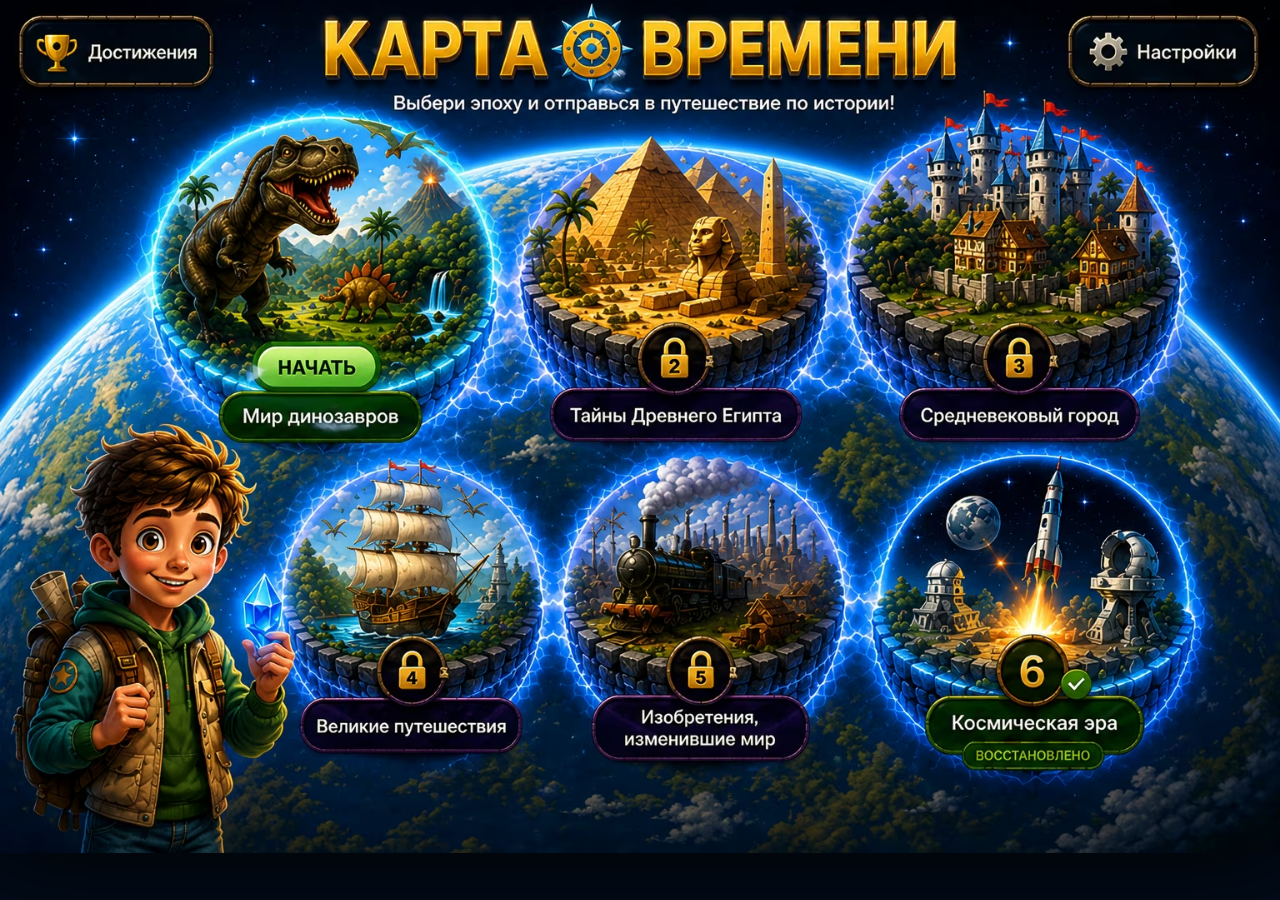
<file: index.html>
<!DOCTYPE html>
<html lang="ru">
<head>
  <meta charset="UTF-8">
  <meta name="viewport" content="width=device-width, initial-scale=1.0">
  <meta name="theme-color" content="#020b18">
  <title>Карта времени — экспедиции</title>
  <link rel="preload" as="image" href="assets/map-time-final.avif" type="image/avif">
  <link rel="stylesheet" href="css/map.css">
  <link rel="stylesheet" href="css/media.css">
</head>
<body>
  <main class="world-map" aria-label="Карта времени">
    <picture>
      <source type="image/avif" srcset="assets/map-time-final.avif">
      <source type="image/webp" srcset="assets/map-time-final.webp">
      <img class="world-map__art" src="assets/map-time-final.png" alt="Яркая Карта времени с юным исследователем и шестью эпохами" fetchpriority="high" decoding="async">
    </picture>
    <a class="hotspot hotspot--dino" href="dinosaurs.html" aria-label="Начать экспедицию Мир динозавров"><span>Мир динозавров</span></a>
    <a class="hotspot hotspot--egypt" href="egypt.html" aria-label="Начать экспедицию Тайны Древнего Египта"><span>Тайны Древнего Египта</span></a>
    <div class="hotspot hotspot--medieval locked" aria-label="Средневековый город — закрыто"></div>
    <div class="hotspot hotspot--travel locked" aria-label="Великие путешествия — закрыто"></div>
    <div class="hotspot hotspot--invent locked" aria-label="Изобретения, изменившие мир — закрыто"></div>
    <a class="hotspot hotspot--space" href="cosmic.html" aria-label="Открыть Космическую эру"><span>Космическая эра</span></a>
  </main>
  <script>
    (function(){
      var done = localStorage.getItem('chronosphere-dino-complete') === '1';
      if(done) document.body.classList.add('dino-complete');
    })();
  </script>
</body>
</html>
</file>
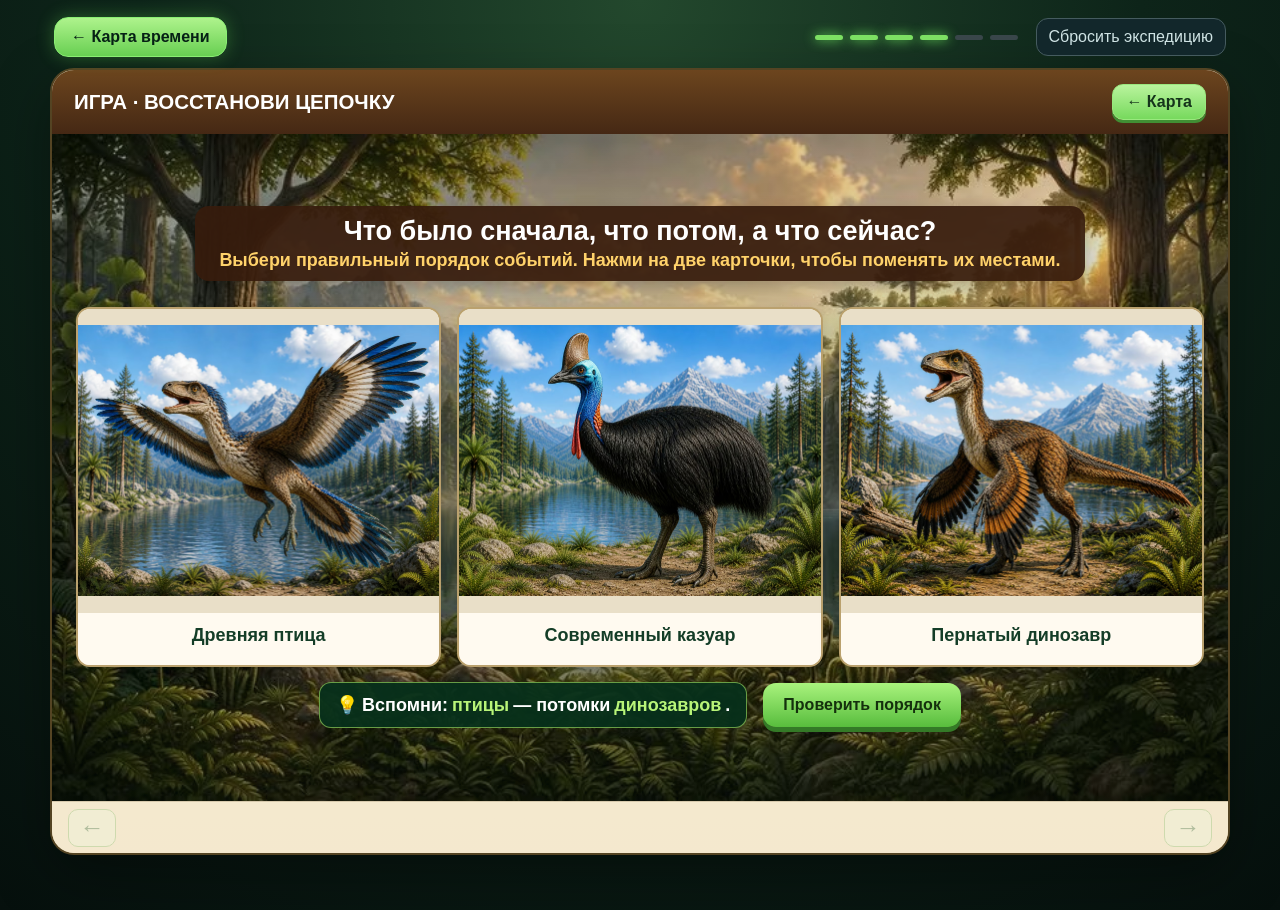
<file: birds-game.html>
<!DOCTYPE html>
<html lang="ru">
<head>
  <meta charset="UTF-8">
  <meta name="viewport" content="width=device-width, initial-scale=1.0">
  <meta name="theme-color" content="#07180f">
  <title>Карта времени — Мир динозавров</title>
  <link rel="stylesheet" href="css/dino.css?v=1641">
  <link rel="stylesheet" href="css/dino-stable.css?v=1">
  <link rel="stylesheet" href="css/media.css">
</head>
<body>
  <header class="dino-topbar">
    <a class="dino-home" href="index.html">← Карта времени</a>
    <div class="dino-progress" id="dino-progress" aria-label="Прогресс экспедиции"></div>
    <button class="dino-reset" id="dino-reset" type="button">Сбросить экспедицию</button>
  </header>
  <main class="dino-app" id="dino-app" tabindex="-1"></main>
  <div class="dino-toast" id="dino-toast" role="status" aria-live="polite"></div>
  <script>window.DINO_START='birds-game';</script>
  <script src="js/media.js"></script>
  <script src="js/dino-final.js?v=1641"></script>
</body>
</html>
</file>
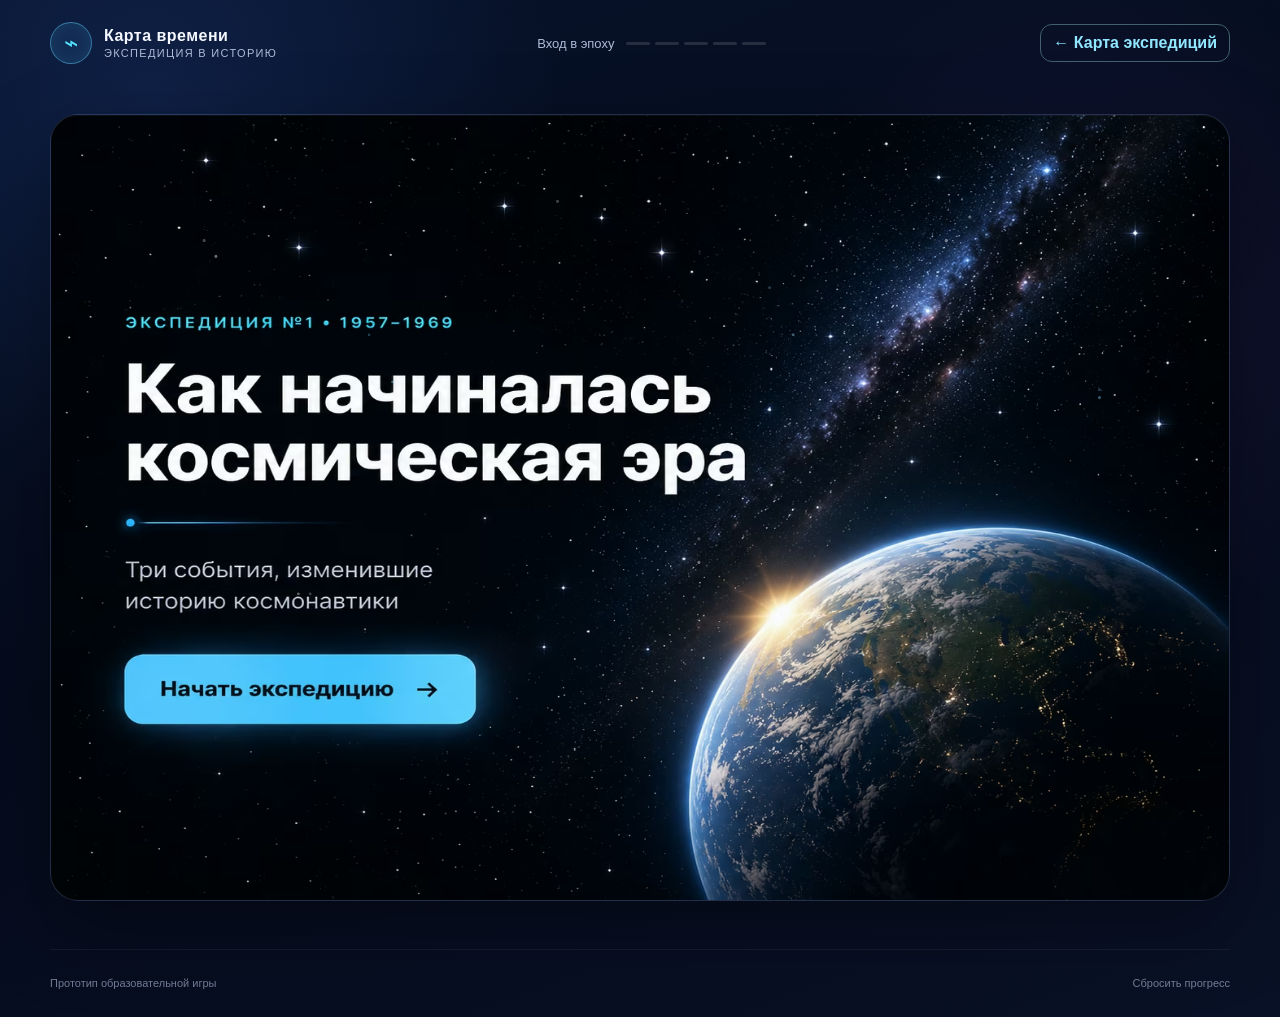
<file: cosmic.html>
<!DOCTYPE html>
<html lang="ru">
<head>
  <meta charset="UTF-8">
  <meta name="viewport" content="width=device-width, initial-scale=1.0">
  <meta name="theme-color" content="#07122b">
  <meta
    name="description"
    content="Образовательное путешествие по событиям Космической эры"
  >
  <title>Космическая эра — путешествие во времени</title>
  <link rel="stylesheet" href="css/styles.css">
  <link rel="stylesheet" href="css/media.css">
</head>
<body>
  <div class="space-background" aria-hidden="true">
    <span class="star-field star-field--near"></span>
    <span class="star-field star-field--far"></span>
    <span class="space-glow"></span>
  </div>

  <header class="topbar">
    <a class="brand" href="index.html" aria-label="На карту Карты времени">
      <span class="brand__mark" aria-hidden="true">⌁</span>
      <span>
        <strong>Карта времени</strong>
        <small>экспедиция в историю</small>
      </span>
    </a>
    <div class="topbar__progress" id="header-progress" aria-live="polite"></div>
    <a href="index.html" style="margin-left:14px;padding:9px 12px;border:1px solid #42606d;border-radius:12px;color:#91e7ff;text-decoration:none;font-weight:800;white-space:nowrap">← Карта экспедиций</a>
  </header>

  <main id="app" class="app" tabindex="-1"></main>

  <footer class="footer">
    <span>Прототип образовательной игры</span>
    <button class="text-button" id="reset-progress" type="button">
      Сбросить прогресс
    </button>
  </footer>

  <div
    class="toast"
    id="toast"
    role="status"
    aria-live="polite"
    aria-atomic="true"
  ></div>

  <script src="js/media.js"></script>
  <script src="js/data.js"></script>
  <script src="js/storage.js"></script>
  <script src="js/app.js"></script>
</body>
</html>
</file>
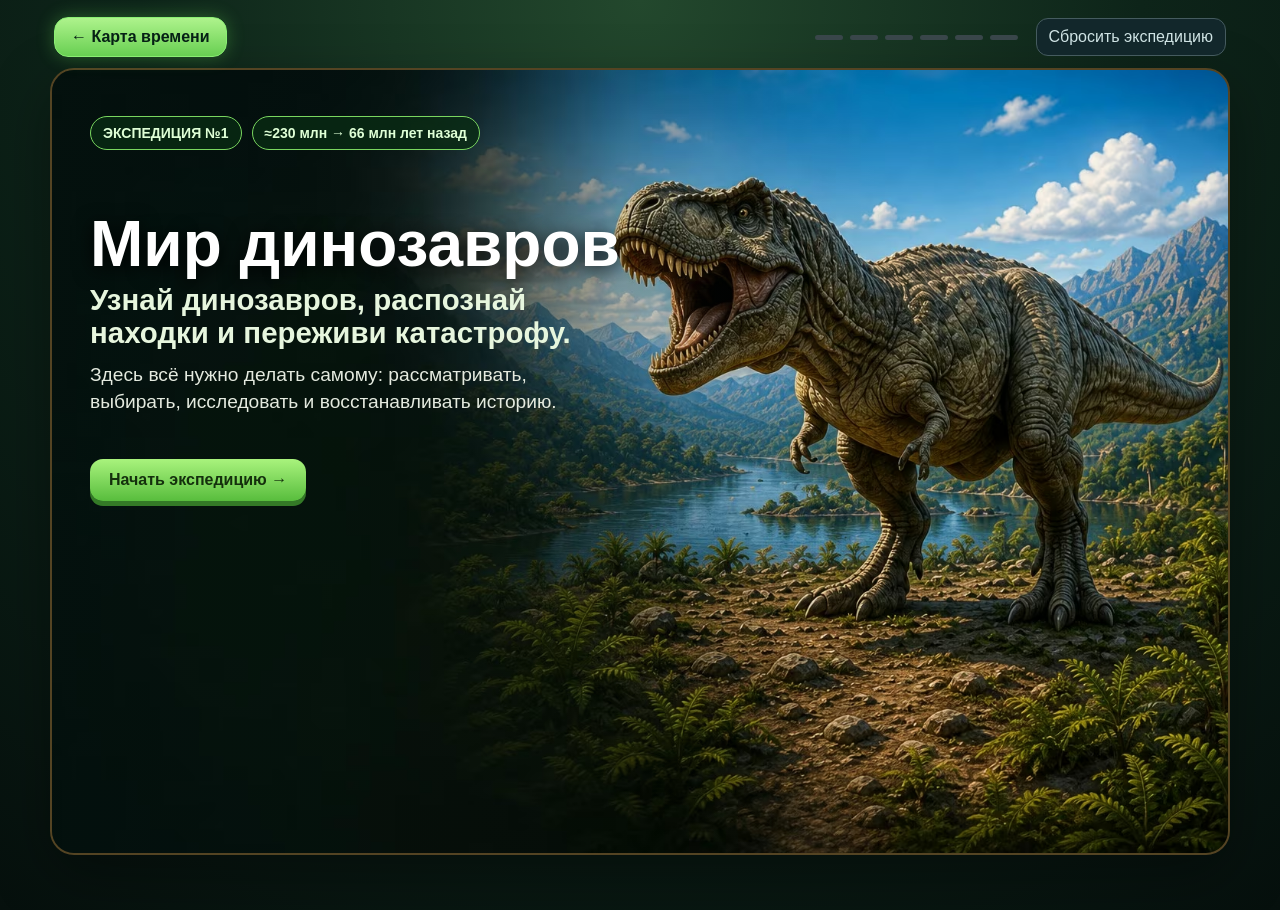
<file: dinosaurs.html>
<!DOCTYPE html>
<html lang="ru">
<head>
  <meta charset="UTF-8">
  <meta name="viewport" content="width=device-width, initial-scale=1.0">
  <meta name="theme-color" content="#07180f">
  <title>Карта времени — Мир динозавров</title>
  <link rel="stylesheet" href="css/dino.css?v=1641">
  <link rel="stylesheet" href="css/dino-stable.css?v=1">
  <link rel="stylesheet" href="css/media.css">
</head>
<body>
  <header class="dino-topbar">
    <a class="dino-home" href="index.html">← Карта времени</a>
    <div class="dino-progress" id="dino-progress" aria-label="Прогресс экспедиции"></div>
    <button class="dino-reset" id="dino-reset" type="button">Сбросить экспедицию</button>
  </header>
  <main class="dino-app" id="dino-app" tabindex="-1"></main>
  <div class="dino-toast" id="dino-toast" role="status" aria-live="polite"></div>
  <script src="js/media.js"></script>
  <script src="js/dino-final.js?v=1641"></script>
</body>
</html>
</file>
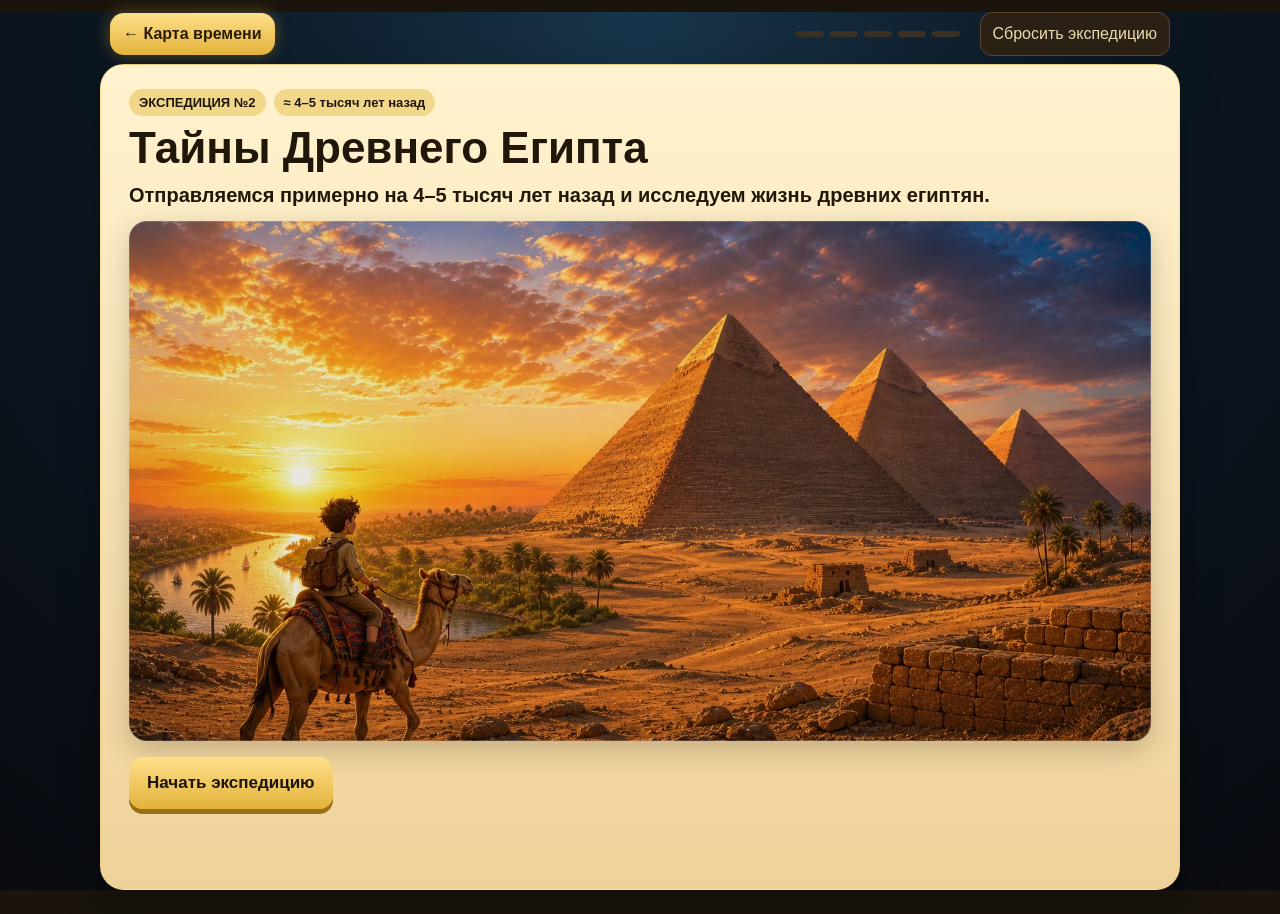
<file: egypt.html>
<!DOCTYPE html>
<html lang="ru">
<head>
  <meta charset="UTF-8">
  <meta name="viewport" content="width=device-width, initial-scale=1.0, viewport-fit=cover">
  <meta name="theme-color" content="#1a140c">
  <title>Карта времени — Тайны Древнего Египта</title>
  <link rel="stylesheet" href="css/egypt.css">
  <link rel="stylesheet" href="css/media.css">
</head>
<body>
  <header class="egypt-topbar">
    <a class="egypt-home" href="index.html">← Карта времени</a>
    <div class="egypt-progress" id="egypt-progress" aria-label="Прогресс экспедиции"></div>
    <button class="egypt-reset" id="egypt-reset" type="button">Сбросить экспедицию</button>
  </header>
  <main class="egypt-app" id="egypt-app" tabindex="-1"></main>
  <div class="egypt-toast" id="egypt-toast" role="status" aria-live="polite"></div>
  <script src="js/egypt.js"></script>
</body>
</html>
</file>
<file: css/map.css>
*{box-sizing:border-box}html,body{margin:0;width:100%;min-height:100%;background:#020b18}body{font-family:Inter,"Segoe UI",Arial,sans-serif;overflow-x:hidden}.world-map{position:relative;width:min(100vw,1536px);aspect-ratio:3/2;margin:0 auto;background:#020b18;overflow:hidden;box-shadow:0 0 80px #000}.world-map__art{position:absolute;inset:0;width:100%;height:100%;display:block;object-fit:contain;user-select:none;-webkit-user-drag:none}.hotspot{position:absolute;z-index:5;border-radius:50%;outline:none;text-decoration:none}.hotspot[href]{cursor:pointer}.hotspot[href]:hover,.hotspot[href]:focus-visible{box-shadow:0 0 0 5px rgba(112,255,210,.42),0 0 40px 18px rgba(48,206,255,.38);transform:scale(1.025)}.hotspot span{position:absolute;width:1px;height:1px;overflow:hidden;clip:rect(0 0 0 0);white-space:nowrap}.hotspot--dino{left:11.3%;top:14.2%;width:23.7%;height:28.5%}.hotspot--egypt{left:37.5%;top:16.7%;width:23.5%;height:27%}.hotspot--medieval{left:64.5%;top:15%;width:24%;height:29%}.hotspot--travel{left:11.5%;top:44.5%;width:24%;height:31%}.hotspot--invent{left:37.5%;top:45%;width:24%;height:31%}.hotspot--space{left:63.5%;top:44%;width:25%;height:32%}.fragment-badge{position:absolute;z-index:6;right:3.4%;top:5.8%;font-weight:900;font-size:clamp(12px,1.4vw,22px);color:#f3d4ff;text-shadow:0 2px 8px #000;pointer-events:none}.dino-complete .hotspot--dino{box-shadow:0 0 35px 12px rgba(107,255,120,.4)}@media(max-width:800px){body{overflow:auto}.world-map{width:1000px;max-width:none;transform-origin:top left}.fragment-badge{font-size:15px}}
.hotspot--dino:after{content:"НАЧАТЬ";position:absolute;left:50%;bottom:2%;transform:translateX(-50%);padding:.5em 1.05em;border-radius:999px;background:linear-gradient(#b6ff75,#43c93d);color:#12320f;font-weight:1000;font-size:clamp(11px,1.15vw,18px);box-shadow:0 0 0 3px rgba(255,255,255,.75),0 0 28px rgba(93,255,93,.95);text-shadow:none;animation:dinoPulse 1.5s ease-in-out infinite;white-space:nowrap}.hotspot--dino:hover:after{transform:translateX(-50%) scale(1.08)}@keyframes dinoPulse{50%{box-shadow:0 0 0 6px rgba(255,255,255,.35),0 0 40px rgba(93,255,93,1)}}

/* v155 — visible screen name: Карта времени (cover legacy baked title) */
.map-title-override{
  position:absolute;z-index:4;left:28.5%;top:1.6%;width:43%;height:10.5%;
  display:flex;align-items:center;justify-content:center;
  background:radial-gradient(ellipse at center,#071a39 0%,#031126 62%,rgba(2,11,24,.96) 100%);
  color:#ffd34f;font-weight:1000;font-size:clamp(30px,4.8vw,74px);line-height:1;
  letter-spacing:.025em;text-shadow:0 3px 0 #9a5b08,0 0 8px #fff2a6,0 0 22px #e7a928;
  pointer-events:none;border-radius:20px;
}

/* v156 — use the approved generated Карта времени artwork directly. */
.map-title-override{display:none!important}

/* v157 — remove the obsolete Chronofragments counter baked into the old artwork. */
.fragment-badge{display:none!important}
.map-clean-cover{position:absolute;z-index:4;right:1.8%;top:1.2%;width:18.5%;height:9.2%;border-radius:22px;background:radial-gradient(ellipse at 50% 40%,#061b37 0%,#020b18 72%);box-shadow:0 0 28px rgba(20,83,145,.22);pointer-events:none}

/* v158 — new clean generated Time Map already contains title, Start, Achievements and Settings. */
.map-clean-cover{display:none!important}
.hotspot--dino:after{display:none!important}
</file>
<file: css/media.css>
/* Progressive image formats and picture wrappers. Layout of originals is unchanged. */
.world-map picture {
  position: absolute;
  inset: 0;
  display: block;
  width: 100%;
  height: 100%;
}

.order-card > picture,
.final-story-card > picture {
  min-height: 0;
  flex: 1 1 auto;
  display: block;
  width: 100%;
  height: 100%;
}

.order-card__image-wrap > picture,
.static-1957-visual > picture,
.answer-option__image > picture {
  display: block;
  width: 100%;
  height: 100%;
}

.order-card__image-wrap img,
.static-1957-visual img,
.answer-option__image img,
.final-story-card img {
  width: 100%;
  height: 100%;
  display: block;
}

.static-1957-visual img {
  object-fit: contain !important;
  object-position: center center !important;
}

.guided-image-layer > picture {
  position: absolute;
  inset: 0;
  display: block;
  width: 100%;
  height: 100%;
}

.history-scene > picture {
  position: absolute;
  inset: 0;
  z-index: 0;
  display: block;
  width: 100%;
  height: 100%;
  pointer-events: none;
}

.reward-native > picture,
.fossil-summary-stage > picture,
.fossil-success--reveal > picture,
.fossil-clue-image > picture,
.approved-dino-card > picture {
  display: block;
  width: 100%;
  height: 100%;
}

.reward-native > picture {
  height: auto;
}

.fossil-success--reveal > picture {
  width: 190px;
  height: 118px;
}

.fossil-tray .drag-item picture {
  display: block;
  line-height: 0;
  flex: 0 0 auto;
}
</file>
<file: css/dino.css>
:root {
  --game-width: 1180;
  --game-height: 787;
  --topbar-height: 66px;
  --page-gap: 14px;
  --paper: #f5ead0;
  --paper-light: #fff8e9;
  --paper-dark: #eadbb6;
  --ink: #26301c;
  --green: #24652f;
  --green-light: #72d65a;
  --gold: #d3a65a;
  --wood: #4a2e17;
}

* {
  box-sizing: border-box;
}

html,
body {
  margin: 0;
  min-height: 100%;
}

body {
  min-height: 100dvh;
  overflow-x: hidden;
  font-family: Inter, "Segoe UI", Arial, sans-serif;
  color: #fff;
  background: radial-gradient(circle at 50% 0, #23482d 0, #0d2419 45%, #06100d 100%);
}

button {
  font: inherit;
}

button,
a {
  -webkit-tap-highlight-color: transparent;
}

[hidden] {
  display: none !important;
}

.dino-topbar {
  position: sticky;
  top: 0;
  z-index: 50;
  height: var(--topbar-height);
  display: flex;
  align-items: center;
  gap: 18px;
  padding: 0 28px;
  background: rgba(7, 18, 20, 0.95);
  border-bottom: 1px solid #35563b;
  backdrop-filter: blur(10px);
}

.dino-home {
  color: #062015;
  text-decoration: none;
  font-weight: 900;
  white-space: nowrap;
  padding: 10px 16px;
  border: 1px solid #8aef73;
  border-radius: 14px;
  background: linear-gradient(#aef38c, #68cf52);
  box-shadow: 0 0 18px rgba(105, 225, 83, 0.32);
}

.dino-home:hover,
.dino-home:focus-visible {
  filter: brightness(1.07);
}

.dino-progress {
  display: flex;
  align-items: center;
  gap: 7px;
  margin-left: auto;
}

.dino-progress i {
  width: 28px;
  height: 5px;
  border-radius: 999px;
  background: #39464a;
}

.dino-progress i.on {
  background: #7ddf63;
  box-shadow: 0 0 12px #6ee75d;
}

.dino-reset {
  padding: 9px 12px;
  color: #cfe3e4;
  background: #12272b;
  border: 1px solid #455b5f;
  border-radius: 12px;
  cursor: pointer;
}

.dino-app {
  width: min(
    1180px,
    calc(100vw - 32px),
    calc((100dvh - var(--topbar-height) - 28px) * 1180 / 787)
  );
  aspect-ratio: 1180 / 787;
  margin: var(--page-gap) auto;
  outline: none;
}

.panel {
  position: relative;
  width: 100%;
  max-width: none;
  height: 100%;
  min-height: 0;
  margin: 0;
  overflow: hidden;
  color: var(--ink);
  background: linear-gradient(180deg, #f8efda, #e8d9b8);
  border: 2px solid #544423;
  border-radius: 24px;
  box-shadow: 0 20px 58px rgba(0, 0, 0, 0.34);
}

.guided-learn,
.compact-panel,
.skeleton-guide-panel,
.catastrophe-approved,
.birds-panel,
.final-panel {
  display: grid;
  grid-template-rows: 64px minmax(0, 1fr) 52px;
}

.stage-head {
  min-width: 0;
  display: flex;
  align-items: center;
  gap: 14px;
  padding: 0 22px;
  color: #fff;
  background: linear-gradient(#6c451e, #452814);
}

.stage-head strong {
  min-width: 0;
  overflow: hidden;
  font-size: clamp(19px, 1.6vw, 26px);
  line-height: 1.1;
  text-overflow: ellipsis;
  white-space: nowrap;
}

.stage-home {
  order: 2;
  margin-left: auto;
  padding: 8px 13px;
  color: #15341b;
  text-decoration: none;
  font-weight: 900;
  white-space: nowrap;
  background: linear-gradient(#b9f49d, #77d95d);
  border: 1px solid #99e87e;
  border-radius: 11px;
  box-shadow: 0 3px 0 #418e34;
}

.stage-count,
.stage-head > span {
  order: 3;
  margin-left: 0 !important;
  font-weight: 800;
  white-space: nowrap;
}

.stage-body {
  min-width: 0;
  min-height: 0;
  overflow: hidden;
  padding: 14px 18px;
  background: linear-gradient(180deg, #f6edd7, #eadbb6);
}

.primary,
.secondary {
  flex: 0 0 auto;
  padding: 12px 19px;
  border-radius: 13px;
  font-weight: 900;
  line-height: 1.1;
  cursor: pointer;
}

.primary {
  color: #14300d;
  background: linear-gradient(#a9f37d, #58bd3d);
  border: 0;
  box-shadow: 0 5px 0 #347a27;
}

.secondary {
  color: #fff;
  background: #21353a;
  border: 1px solid #587078;
}

.primary:hover,
.secondary:hover,
.primary:focus-visible,
.secondary:focus-visible {
  filter: brightness(1.06);
}

.slide-nav--card {
  grid-row: -2 / -1;
  min-width: 0;
  display: flex;
  align-items: center;
  justify-content: space-between;
  gap: 12px;
  margin: 0;
  padding: 7px 18px 9px;
  background: rgba(245, 234, 208, 0.96);
  border-top: 1px solid rgba(95, 70, 35, 0.2);
}

.slide-nav--card button {
  padding: 7px 12px;
  color: #155a2a;
  font-weight: 800;
  background: #eaf7df;
  border: 1px solid #77b963;
  border-radius: 9px;
  cursor: pointer;
}

.slide-nav--card button:hover:not(:disabled) {
  background: #d9f2ca;
}

.slide-nav--card button:disabled {
  opacity: 0.35;
  cursor: default;
}

/* Заставка */
.hero {
  display: flex;
  flex-direction: column;
  min-height: 0;
  padding: 34px 38px 0;
  color: #fff;
  background-color: #07180f;
  background-image: image-set(url("../assets/dino/hero-approved-v62.avif") type("image/avif"), url("../assets/dino/hero-approved-v62.webp") type("image/webp"), url("../assets/dino/hero-approved-v62.jpg") type("image/jpeg"));
  background-size: cover;
  background-position: center;
  background-repeat: no-repeat;
}

.hero::before {
  content: "";
  position: absolute;
  inset: 0;
  pointer-events: none;
  background: linear-gradient(90deg, rgba(5, 22, 13, 0.42), rgba(5, 22, 13, 0.12) 48%, transparent 72%);
}

.hero > * {
  position: relative;
  z-index: 1;
}

.hero-badges {
  display: flex;
  flex-wrap: wrap;
  gap: 10px;
  margin: 12px 0 0;
}

.hero-badge {
  padding: 8px 12px;
  color: #dfffd6;
  font-size: 14px;
  font-weight: 800;
  background: rgba(8, 44, 19, 0.76);
  border: 1px solid #79d65f;
  border-radius: 999px;
}

.hero h1 {
  max-width: 590px;
  margin: clamp(36px, 7vh, 68px) 0 8px;
  color: #fff;
  font-size: clamp(50px, 5vw, 76px);
  line-height: 0.98;
  text-shadow: 0 4px 20px #000;
}

.hero h2 {
  max-width: 560px;
  margin: 0 0 12px;
  color: #e7f6de;
  font-size: clamp(23px, 2.3vw, 35px);
  line-height: 1.12;
}

.hero p {
  max-width: 520px;
  margin: 0 0 18px;
  color: #e4eadf;
  font-size: clamp(17px, 1.5vw, 21px);
  line-height: 1.4;
}

.hero > .primary {
  align-self: flex-start;
}

.hero > .slide-nav--card {
  width: calc(100% + 76px);
  margin: auto -38px 0;
}

/* Миссия 1 */
.guided-learn .stage-body {
  display: grid;
  grid-template-rows: auto minmax(0, 1fr) auto;
  gap: 8px;
}

.guided-heading {
  min-width: 0;
  display: flex;
  align-items: end;
  justify-content: space-between;
  gap: 18px;
}

.guided-heading small {
  color: #99651c;
  font-weight: 900;
  letter-spacing: 0.04em;
}

.guided-heading h1 {
  margin: 1px 0 0;
  color: #12642d;
  font-size: clamp(27px, 2.3vw, 34px);
  line-height: 1;
}

.guided-heading > span {
  color: #65705a;
  font-size: 14px;
  white-space: nowrap;
}

.guided-workspace--stack {
  min-width: 0;
  min-height: 0;
  display: grid;
  grid-template-rows: minmax(0, 1fr) auto;
  gap: 8px;
}

.guided-photo {
  position: relative;
  width: 100%;
  height: 100%;
  min-height: 0;
  overflow: hidden;
  isolation: isolate;
  background-color: #bfd2ad;
  background-position: center;
  background-size: contain;
  background-repeat: no-repeat;
  border: 3px solid #8b6935;
  border-radius: 16px;
}

.guided-photo::before,
.guided-photo::after {
  content: "";
  position: absolute;
  inset: 0;
  pointer-events: none;
  background-image: inherit;
  background-position: center;
  background-repeat: no-repeat;
}

.guided-photo::before {
  z-index: 0;
  inset: -18px;
  background-size: cover;
  filter: blur(14px) brightness(0.66) saturate(0.9);
}

.guided-photo::after {
  z-index: 1;
  background-size: contain;
}

.guided-dot {
  position: absolute;
  z-index: 5;
  width: 50px;
  height: 50px;
  transform: translate(-50%, -50%);
  color: #4a3200;
  font-size: 19px;
  font-weight: 1000;
  background: #ffca24;
  border: 4px solid #fff6a5;
  border-radius: 50%;
  box-shadow: 0 0 0 7px rgba(255, 214, 54, 0.22), 0 0 26px #ffd32e;
  cursor: pointer;
  animation: dinoPulse 1.35s ease-in-out infinite;
}

.guided-dot::after {
  content: "НАЖМИ";
  position: absolute;
  top: 54px;
  left: 50%;
  transform: translateX(-50%);
  padding: 4px 8px;
  color: #fff;
  font-size: 10px;
  letter-spacing: 0.05em;
  white-space: nowrap;
  background: rgba(17, 44, 21, 0.92);
  border-radius: 999px;
}

.guided-dot.opened {
  background: #78df59;
  box-shadow: 0 0 0 7px rgba(116, 227, 91, 0.24), 0 0 24px #72e657;
  animation: none;
}

.guided-dot--seen {
  display: grid;
  place-items: center;
  color: #123b16;
  background: #72df59;
  border-color: #fff;
  box-shadow: 0 0 0 4px rgba(89, 190, 66, 0.35);
  animation: none;
  pointer-events: none;
}

.guided-dot--seen::after {
  display: none;
}

@keyframes dinoPulse {
  50% {
    transform: translate(-50%, -50%) scale(1.1);
  }
}

.guided-info {
  min-width: 0;
  min-height: 76px;
  display: flex;
  align-items: center;
  justify-content: space-between;
  gap: 16px;
  padding: 10px 15px;
  background: #fff8e7;
  border: 2px solid #d0ae66;
  border-radius: 14px;
}

.guided-info > div:first-child {
  min-width: 0;
  flex: 1;
}

.guided-info small {
  color: #9b691e;
  font-size: 12px;
  font-weight: 900;
  letter-spacing: 0.05em;
}

.guided-info h2 {
  margin: 2px 0 3px;
  color: #17652d;
  font-size: clamp(18px, 1.6vw, 22px);
  line-height: 1.08;
}

.guided-info p {
  margin: 0;
  color: #35432f;
  font-size: 14px;
  line-height: 1.25;
}

.guided-info--prompt {
  background: linear-gradient(90deg, #eef8e8, #fff8e7);
}

.guided-info--done {
  align-items: center;
  background: #e6f6dd;
  border-color: #77b963;
}

.guided-summary-list {
  display: flex;
  flex-wrap: wrap;
  gap: 6px;
}

.guided-summary-list span {
  padding: 6px 8px;
  color: #245f2b;
  font-size: 12px;
  font-weight: 800;
  background: #fff;
  border: 1px solid #bcd3ae;
  border-radius: 8px;
}

.guided-extra,
.guided-factline {
  flex: 0 1 300px;
  margin: 0;
  padding: 8px 10px;
  color: #53461f;
  font-size: 12px;
  line-height: 1.25;
  background: #fff0bd;
  border: 1px solid #d9b75b;
  border-radius: 10px;
}

.guided-next {
  margin: 0;
}

.guided-footer {
  min-height: 44px;
  display: flex;
  align-items: center;
  justify-content: space-between;
  gap: 14px;
  padding: 6px 11px;
  background: #e4f3dc;
  border: 1px solid #a7c998;
  border-radius: 12px;
}

.guided-progress {
  display: flex;
  align-items: center;
  gap: 7px;
}

.guided-progress i {
  width: 11px;
  height: 11px;
  background: #c3c7b9;
  border-radius: 50%;
}

.guided-progress i.on {
  background: #66cf50;
  box-shadow: 0 0 8px #6fe75c;
}

.guided-hint {
  color: #62725e;
  font-size: 13px;
}

/* Общие карточки и обратная связь */
.question {
  margin: 0;
  padding: 13px 16px;
  color: #fff;
  text-align: center;
  font-size: clamp(20px, 1.8vw, 24px);
  font-weight: 900;
  background: var(--wood);
  border-radius: 14px;
}

.order-grid {
  min-width: 0;
  min-height: 0;
  display: grid;
  grid-template-columns: repeat(3, minmax(0, 1fr));
  gap: 14px;
}

.order-card {
  min-width: 0;
  min-height: 0;
  display: flex;
  flex-direction: column;
  overflow: hidden;
  color: var(--ink);
  background: var(--paper-light);
  border: 2px solid #a88b55;
  border-radius: 15px;
  box-shadow: 0 6px 16px rgba(0, 0, 0, 0.16);
  cursor: grab;
  touch-action: none;
  user-select: none;
}

.order-card > img,
.order-card .image-wrap {
  min-height: 0;
  flex: 1 1 auto;
}

.order-card img,
.image-wrap img {
  display: block;
  width: 100%;
  height: 100%;
  object-fit: contain;
  object-position: center;
  background: #e9dfc8;
  pointer-events: none;
  user-select: none;
  -webkit-user-drag: none;
}

.order-card strong {
  min-height: 48px;
  flex: 0 0 auto;
  display: flex;
  align-items: center;
  justify-content: center;
  padding: 8px 10px;
  text-align: center;
  font-size: 16px;
  line-height: 1.2;
  background: var(--paper-light);
}

.order-card.target {
  outline: 5px solid #6acb53;
  outline-offset: -5px;
}

.order-card.dragging,
.drag-item.dragging {
  position: fixed !important;
  z-index: 10000 !important;
  pointer-events: none !important;
  opacity: 0.96 !important;
}

.success,
.inline-feedback {
  width: 100%;
  padding: 10px 14px;
  text-align: center;
  background: #e1f4d6;
  border: 2px solid #63a94c;
  border-radius: 14px;
}

.success {
  margin: 0;
}

.success h3 {
  margin: 0 0 3px;
  color: #24652f;
  font-size: 22px;
}

.success p {
  margin: 0 0 9px;
  line-height: 1.3;
}

.inline-feedback.try,
.bird-pick.wrong {
  color: #704416;
  background: #fff1df;
  border-color: #db9a55;
}

.star-host {
  position: relative;
  overflow: hidden;
}

.star-burst {
  position: absolute;
  inset: 0;
  z-index: 8;
  overflow: hidden;
  pointer-events: none;
  border-radius: inherit;
}

.star-burst i {
  position: absolute;
  color: #f6b900;
  font-size: 24px;
  font-style: normal;
  text-shadow: 0 0 8px #ffdf55;
  opacity: 0;
  animation: starFly 1.55s ease-out forwards;
}

@keyframes starFly {
  0% {
    transform: translate(0, 0) scale(0.25);
    opacity: 0;
  }
  18% {
    opacity: 1;
  }
  100% {
    transform: translate(var(--dx), var(--dy)) scale(1.25) rotate(220deg);
    opacity: 0;
  }
}

/* Проверка после Миссии 1 */
.compact-panel:not(.birds-panel):not(.final-panel) .stage-body {
  display: grid;
  grid-template-rows: auto minmax(0, 1fr) 112px;
  gap: 10px;
}

.quiz-grid {
  min-height: 0;
}

.quiz-grid .order-card {
  height: 100%;
}

.quiz-grid .order-card img {
  min-height: 0;
  flex: 1;
}

#intro-id-result {
  min-height: 112px;
  display: flex;
  align-items: center;
}

/* Миссия 2 */
.skeleton-guide-panel .stage-body {
  min-height: 0;
  display: grid;
  grid-template-rows: auto minmax(0, 1fr) auto auto;
  gap: 8px;
}

.skeleton-task {
  min-width: 0;
  display: flex;
  align-items: center;
  gap: 12px;
  padding: 8px 13px;
  background: #e7f6dc;
  border: 2px solid #78bc61;
  border-radius: 12px;
}

.mission-icon {
  flex: 0 0 auto;
  font-size: 34px;
}

.skeleton-task h2 {
  margin: 0;
  color: #17642c;
  font-size: clamp(18px, 1.6vw, 21px);
}

.skeleton-task p {
  margin: 2px 0 0;
  font-size: 13px;
  line-height: 1.25;
}

.skeleton-guide-board {
  position: relative;
  justify-self: center;
  width: auto;
  max-width: 100%;
  height: 100%;
  min-height: 0;
  aspect-ratio: 2.4 / 1;
  overflow: hidden;
  background: #2c2118;
  border: 3px solid #71502d;
  border-radius: 15px;
}

.skeleton-guide-board > img {
  display: block;
  width: 100%;
  height: 100%;
  object-fit: contain;
  object-position: center;
  background: #2c2118;
}

.sk-guide-zone {
  position: absolute;
  display: grid;
  place-items: center;
  color: #fff;
  font-weight: 1000;
  text-shadow: 0 2px 8px #163716;
  background: rgba(52, 128, 42, 0.25);
  border: 4px dashed #7df064;
  border-radius: 16px;
  box-shadow: 0 0 0 6px rgba(110, 235, 82, 0.14), 0 0 28px #6ce955;
  animation: targetPulse 1.4s ease-in-out infinite;
}

.sk-guide-zone span {
  padding: 5px 8px;
  font-size: 12px;
  background: rgba(25, 86, 28, 0.9);
  border-radius: 999px;
}

.sk-front-guide {
  top: 51%;
  left: 37%;
  width: 14%;
  height: 34%;
}

.sk-hind-guide {
  top: 38%;
  left: 59%;
  width: 17%;
  height: 43%;
}

.sk-tail-guide {
  top: 36%;
  right: 2%;
  width: 25%;
  height: 29%;
}

@keyframes targetPulse {
  50% {
    box-shadow: 0 0 0 9px rgba(110, 235, 82, 0.1), 0 0 36px #6ce955;
  }
}

.single-bone-tray {
  min-height: 108px;
  display: grid;
  grid-template-columns: 150px minmax(280px, 430px);
  align-items: center;
  justify-content: center;
  gap: 16px;
}

.single-bone {
  width: 150px;
  height: 108px;
  min-height: 108px;
  padding: 0;
  overflow: visible;
  background: transparent;
  border: 0;
  box-shadow: none;
  cursor: grab;
  touch-action: none;
}

.single-bone img {
  display: block;
  width: 100%;
  height: 100%;
  object-fit: contain;
  background: transparent;
  pointer-events: none;
}

.bone-caption {
  min-width: 0;
  min-height: 94px;
  display: flex;
  flex-direction: column;
  justify-content: center;
  align-items: flex-start;
  padding: 10px 15px;
  color: #66705d;
  background: #fff8e7;
  border: 2px solid #d6b77b;
  border-radius: 14px;
}

.bone-caption small {
  color: #9a681c;
  font-weight: 900;
}

.bone-caption b {
  margin: 2px 0;
  color: #214b24;
  font-size: 19px;
}

.bone-caption span {
  font-size: 13px;
}

.skeleton-finish {
  min-height: 54px;
  display: flex;
  align-items: center;
  justify-content: center;
  gap: 12px;
  padding: 10px 14px;
  background: #e2f5d9;
  border: 2px solid #72b85d;
  border-radius: 12px;
}

.skeleton-finish b {
  color: #22602a;
  font-size: 19px;
}

.mission-footer {
  min-height: 44px;
  display: flex;
  align-items: center;
  justify-content: space-between;
  gap: 14px;
}

.note {
  color: #45563c;
  font-size: 14px;
  line-height: 1.3;
}

/* Миссия 3 */
.catastrophe-approved .stage-body {
  min-height: 0;
  display: grid;
  grid-template-rows: auto minmax(0, 1fr) auto;
  gap: 8px;
}

.cat-date {
  justify-self: center;
  width: max-content;
  max-width: 92%;
  margin: 0;
  padding: 6px 18px;
  color: #5b3215;
  font-size: clamp(22px, 2.2vw, 32px);
  line-height: 1;
  font-weight: 1000;
  text-align: center;
  background: #fff5da;
  border: 2px solid var(--gold);
  border-radius: 999px;
}

.drag-scene {
  position: relative;
  justify-self: center;
  width: auto;
  max-width: 100%;
  height: 100%;
  min-height: 0;
  aspect-ratio: 1474 / 615;
  overflow: hidden;
  background-position: center;
  background-size: 100% 100%;
  background-repeat: no-repeat;
  border: 3px solid #765a31;
  border-radius: 15px;
}

.chest-zone {
  position: absolute;
  top: 38%;
  right: 2.8%;
  z-index: 4;
  width: 31%;
  height: 54%;
  background: rgba(63, 127, 44, 0.04);
  border: 3px dashed rgba(119, 237, 79, 0.95);
  border-radius: 16px;
  box-shadow: 0 0 20px rgba(108, 255, 84, 0.3);
}

.cat-complete .chest-zone {
  display: none;
}

.fossil-tray {
  position: absolute;
  right: 31%;
  bottom: 1.8%;
  left: 3%;
  z-index: 5;
  display: grid;
  grid-template-columns: repeat(3, minmax(0, 1fr));
  gap: 10px;
}

.fossil-tray .drag-item {
  min-width: 0;
  height: clamp(78px, 11vh, 108px);
  min-height: 0;
  display: flex;
  flex-direction: column;
  align-items: center;
  justify-content: center;
  padding: 5px;
  color: #2d1c0f;
  background: #fff8e9;
  border: 2px solid #c89c54;
  border-radius: 13px;
  box-shadow: 0 6px 16px rgba(0, 0, 0, 0.22);
  cursor: grab;
  touch-action: none;
  user-select: none;
}

.fossil-tray .drag-item img {
  width: 100%;
  height: clamp(50px, 7.4vh, 72px);
  object-fit: contain;
  background: #eadfc7;
  border-radius: 8px;
  pointer-events: none;
}

.fossil-tray .drag-item b {
  margin-top: 3px;
  overflow: hidden;
  font-size: 12px;
  line-height: 1.1;
  text-align: center;
  text-overflow: ellipsis;
  white-space: nowrap;
}

.fossil-tray .drag-item.done {
  opacity: 0;
  pointer-events: none;
}

.cat-footer-final {
  min-height: 52px;
}

.cat-action,
.cat-done {
  margin-right: auto;
  padding: 9px 13px;
  color: #4c321a;
  font-size: clamp(15px, 1.3vw, 18px);
  line-height: 1.2;
  background: #fff3d8;
  border: 2px solid #cfa45c;
  border-radius: 10px;
}

.cat-done {
  color: #155a30;
  background: #eef9e6;
  border-color: #69ad4d;
}

.cat-done-over-chest {
  position: absolute;
  top: 11%;
  right: 3.5%;
  z-index: 25;
  width: 31%;
  display: flex;
  flex-direction: column;
  gap: 3px;
  margin: 0;
  padding: 10px 12px;
  color: #fff;
  text-align: center;
  background: rgba(15, 91, 48, 0.94);
  border: 2px solid #d8c05b;
  border-radius: 13px;
  box-shadow: 0 0 20px rgba(255, 225, 92, 0.68);
}

.cat-done-over-chest b {
  font-size: 19px;
}

.cat-done-over-chest span {
  font-size: 14px;
  font-weight: 800;
}

/* Миссия 4 и игра с птицами */
.birds-panel .stage-body {
  min-height: 0;
}

.birds-learn {
  height: 100%;
  min-height: 0;
  display: grid;
  grid-template-rows: auto auto auto minmax(0, 1fr) auto auto;
  gap: 7px;
  text-align: center;
}

.birds-learn h1 {
  margin: 0;
  color: #21652d;
  font-size: clamp(27px, 2.4vw, 36px);
  line-height: 1.05;
}

.birds-big {
  margin: 0;
  font-size: clamp(18px, 1.6vw, 22px);
}

.birds-step {
  margin: 0;
  color: #61705c;
  font-size: 15px;
}

.bird-three,
.bird-order-grid {
  width: 100%;
  max-width: none;
  height: 100%;
  min-height: 0;
  display: grid;
  grid-template-columns: repeat(3, minmax(0, 1fr));
  gap: 14px;
}

.bird-three figure,
.bird-three .bird-pick {
  min-width: 0;
  min-height: 0;
  height: 100%;
  margin: 0;
  padding: 0;
  overflow: hidden;
  display: flex;
  flex-direction: column;
  background: #fff9ec;
  border: 2px solid #c8a96e;
  border-radius: 14px;
  box-shadow: 0 6px 16px rgba(52, 39, 20, 0.1);
}

.bird-three .image-wrap,
.bird-order-grid .image-wrap {
  min-height: 0;
  flex: 1 1 auto;
  display: block;
  overflow: hidden;
}

.bird-three figure figcaption {
  min-height: 44px;
  flex: 0 0 44px;
  display: grid;
  place-items: center;
  padding: 5px 8px;
  color: #2b4228;
  font-size: 15px;
  font-weight: 900;
  background: #fffdf7;
}

.bird-pick {
  color: var(--ink);
  cursor: pointer;
}

.bird-pick.correct {
  outline: 5px solid #6ad352;
  outline-offset: -5px;
}

.bird-pick.wrong {
  opacity: 0.58;
}

.bird-study-note {
  padding: 7px 12px;
  color: #39563a;
  background: #f1f8e9;
  border: 1px solid #b8d6a8;
  border-radius: 10px;
}

.birds-ready {
  justify-self: center;
}

.bird-result,
#birds-result {
  min-height: 96px;
  display: flex;
  align-items: center;
}

.bird-continue {
  position: relative;
  z-index: 20;
  display: inline-flex;
  align-items: center;
  justify-content: center;
  text-decoration: none;
  pointer-events: auto;
}

.birds-panel > .stage-body:has(.bird-order-grid) {
  display: grid;
  grid-template-rows: auto auto minmax(0, 1fr) auto 96px;
  gap: 8px;
}

.bird-order-grid .order-card {
  height: 100%;
}

/* Финал */
.final-panel .stage-body {
  min-height: 0;
  display: grid;
  gap: 8px;
}

.final-panel .stage-body:has(.approved-dino-cards) {
  grid-template-rows: auto minmax(0, 1fr) 112px;
}

.final-panel .stage-body:has(.final-story-grid) {
  grid-template-rows: auto auto minmax(0, 1fr) auto 112px;
}

.final-instruction {
  display: flex;
  align-items: center;
  justify-content: center;
  gap: 14px;
  padding: 10px 15px;
  text-align: center;
  background: #fff5d9;
  border: 2px solid #d5b267;
  border-radius: 12px;
}

.final-instruction b {
  color: #1f622c;
  font-size: clamp(20px, 1.8vw, 25px);
}

.final-instruction span {
  color: #4e533f;
  font-size: 15px;
}

.approved-dino-cards,
.final-story-grid {
  width: 100%;
  max-width: none;
  min-height: 0;
  display: grid;
  grid-template-columns: repeat(3, minmax(0, 1fr));
  gap: 16px;
  align-items: stretch;
}

.approved-dino-card,
.final-story-card {
  all: unset;
  box-sizing: border-box;
  min-width: 0;
  min-height: 0;
  height: 100%;
  display: block;
  overflow: hidden;
  background: transparent;
  border-radius: 15px;
  box-shadow: 0 6px 17px rgba(62, 42, 18, 0.13);
}

.approved-dino-card {
  position: relative;
  cursor: pointer;
}

.final-story-card {
  cursor: grab;
  touch-action: none;
  user-select: none;
}

.approved-dino-card img,
.final-story-card > img {
  display: block;
  width: 100%;
  height: 100%;
  object-fit: contain;
  object-position: center;
  background: transparent;
  border-radius: 15px;
  pointer-events: none;
  -webkit-user-drag: none;
}

.approved-dino-card:hover,
.approved-dino-card:focus-visible {
  outline: 3px solid #d5a640;
  outline-offset: 2px;
}

.approved-dino-card.correct {
  outline: 6px solid #58c947;
  outline-offset: -6px;
}

.approved-dino-card.wrong {
  animation: wrong-card-flash 650ms ease;
}

@keyframes wrong-card-flash {
  0%,
  100% {
    outline: 0 solid transparent;
    outline-offset: 0;
  }

  20%,
  75% {
    outline: 6px solid #d73b35;
    outline-offset: -6px;
  }
}

.final-story-card.target {
  outline: 5px solid #6acb53;
  outline-offset: -5px;
}

.final-slots-labels {
  display: grid;
  grid-template-columns: repeat(3, 1fr);
  gap: 16px;
  color: #1f622c;
  font-size: 16px;
  font-weight: 900;
  line-height: 17px;
  text-align: center;
}

.final-slots-labels span {
  background: #fff5d9;
  border-radius: 7px;
  box-shadow:
    inset 0 0 0 1px #d5b267,
    0 2px 5px rgba(62, 42, 18, 0.15);
}

.inline-feedback-wrap {
  min-height: 0;
  display: flex;
  align-items: center;
}

/* Награда */
.reward-dino {
  display: grid;
  grid-template-columns: 270px minmax(0, 1fr);
  grid-template-rows: minmax(0, 1fr) auto 52px;
  grid-template-areas:
    "medal main"
    "actions actions"
    "nav nav";
  gap: 14px 24px;
  padding: 28px 34px 0;
  background: #fff3cf image-set(url("../assets/dino/prehistoric-forest-bg-final.avif") type("image/avif"), url("../assets/dino/prehistoric-forest-bg-final.webp") type("image/webp"), url("../assets/dino/prehistoric-forest-bg-final.png") type("image/png")) center / cover no-repeat;
}

.reward-medal {
  grid-area: medal;
  min-width: 0;
  display: grid;
  place-items: center;
}

.reward-medal img {
  display: block;
  width: 100%;
  max-width: 250px;
  max-height: 100%;
  object-fit: contain;
  object-position: center;
}

.reward-main {
  grid-area: main;
  min-width: 0;
  align-self: center;
  text-align: center;
}

.reward-dino h1 {
  margin: 0 0 8px;
  color: #164d2d;
  font-size: clamp(34px, 3.2vw, 44px);
  line-height: 1.05;
}

.reward-lead {
  margin: 0 0 16px;
  color: #4e553f;
  font-size: 17px;
  line-height: 1.3;
}

.reward-path {
  display: grid;
  grid-template-columns: 1fr auto 1fr auto 1fr;
  align-items: center;
  gap: 8px;
  margin: 0 0 12px;
  padding: 13px 14px;
  background: rgba(255, 255, 255, 0.74);
  border: 2px solid #d7b56b;
  border-radius: 14px;
}

.reward-path div {
  min-width: 0;
  display: flex;
  flex-direction: column;
  gap: 3px;
}

.reward-path b {
  color: #295b2e;
  font-size: 15px;
}

.reward-path span {
  color: #5a604a;
  font-size: 12px;
}

.reward-path em {
  color: #8b6b22;
  font-size: 25px;
  font-style: normal;
  font-weight: 900;
}

.reward-achievements {
  display: grid;
  grid-template-columns: repeat(4, minmax(0, 1fr));
  gap: 8px;
}

.reward-achievements span {
  min-height: 44px;
  display: flex;
  align-items: center;
  justify-content: center;
  padding: 8px 6px;
  color: #315a31;
  font-size: 12px;
  font-weight: 800;
  text-align: center;
  background: #eef7df;
  border: 1px solid #b4cf91;
  border-radius: 9px;
}

.reward-actions {
  grid-area: actions;
  display: flex;
  align-items: center;
  justify-content: center;
  gap: 12px;
  padding-bottom: 4px;
}

.reward-actions .primary,
.reward-actions .secondary {
  min-width: 190px;
  text-align: center;
}

.reward-dino > .slide-nav--card {
  grid-area: nav;
  width: calc(100% + 68px);
  margin-left: -34px;
}

/* Toast */
.dino-toast {
  position: fixed;
  bottom: 20px;
  left: 50%;
  z-index: 1000;
  padding: 10px 16px;
  color: #fff;
  font-weight: 800;
  background: #15321a;
  border: 2px solid #6adb57;
  border-radius: 999px;
  opacity: 0;
  transform: translate(-50%, 25px);
  transition: 0.2s;
}

.dino-toast.show {
  opacity: 1;
  transform: translate(-50%, 0);
}

@media (max-width: 900px) {
  .dino-topbar {
    min-height: 62px;
    height: auto;
    flex-wrap: wrap;
    padding: 8px 12px;
  }

  .dino-reset {
    display: none;
  }

  .dino-app {
    width: calc(100vw - 16px);
    min-height: calc(100svh - 90px);
    height: auto;
    aspect-ratio: auto;
    margin: 8px auto;
  }

  .panel {
    min-height: calc(100svh - 90px);
    height: auto;
  }

  .guided-learn,
  .compact-panel,
  .skeleton-guide-panel,
  .catastrophe-approved,
  .birds-panel,
  .final-panel {
    grid-template-rows: auto auto 52px;
  }

  .stage-head {
    min-height: 64px;
    flex-wrap: wrap;
    padding: 8px 12px;
  }

  .stage-head strong {
    width: 100%;
    white-space: normal;
  }

  .stage-home {
    order: 2;
    margin-left: 0;
  }

  .stage-body {
    overflow: visible;
  }

  .hero {
    min-height: calc(100svh - 90px);
    padding: 24px 22px 0;
    background-position: 60% center;
  }

  .hero > .slide-nav--card {
    width: calc(100% + 44px);
    margin-right: -22px;
    margin-left: -22px;
  }

  .guided-learn .stage-body,
  .skeleton-guide-panel .stage-body,
  .catastrophe-approved .stage-body,
  .birds-learn,
  .birds-panel > .stage-body:has(.bird-order-grid),
  .final-panel .stage-body {
    display: flex;
    flex-direction: column;
  }

  .guided-photo {
    height: 360px;
    min-height: 360px;
  }

  .guided-info,
  .guided-info--done {
    align-items: stretch;
    flex-direction: column;
  }

  .guided-extra,
  .guided-factline {
    flex-basis: auto;
    max-width: none;
  }

  .order-grid,
  .bird-three,
  .bird-order-grid,
  .approved-dino-cards,
  .final-story-grid {
    grid-template-columns: 1fr;
  }

  .quiz-grid .order-card,
  .bird-three figure,
  .bird-three .bird-pick,
  .bird-order-grid .order-card,
  .approved-dino-card,
  .final-story-card {
    min-height: 300px;
  }

  .skeleton-guide-board,
  .drag-scene {
    width: 100%;
    height: auto;
  }

  .single-bone-tray {
    grid-template-columns: 130px minmax(0, 1fr);
  }

  .single-bone {
    width: 130px;
    height: 100px;
  }

  .final-slots-labels {
    display: none;
  }

  .reward-dino {
    grid-template-columns: 1fr;
    grid-template-rows: auto auto auto 52px;
    grid-template-areas:
      "medal"
      "main"
      "actions"
      "nav";
    padding: 22px 20px 0;
  }

  .reward-medal img {
    max-height: 210px;
  }

  .reward-path {
    grid-template-columns: 1fr;
  }

  .reward-path em {
    transform: rotate(90deg);
  }

  .reward-achievements {
    grid-template-columns: 1fr 1fr;
  }

  .reward-dino > .slide-nav--card {
    width: calc(100% + 40px);
    margin-left: -20px;
  }
}

@media (max-width: 600px) {
  .dino-progress i {
    width: 18px;
  }

  .guided-heading {
    align-items: flex-start;
    flex-direction: column;
    gap: 4px;
  }

  .guided-heading > span {
    white-space: normal;
  }

  .guided-photo {
    height: 300px;
    min-height: 300px;
  }

  .guided-footer,
  .mission-footer,
  .final-instruction,
  .reward-actions {
    align-items: stretch;
    flex-direction: column;
  }

  .single-bone-tray {
    grid-template-columns: 1fr;
  }

  .single-bone {
    justify-self: center;
  }

  .fossil-tray {
    gap: 5px;
  }

  .fossil-tray .drag-item {
    padding: 3px;
  }

  .fossil-tray .drag-item b {
    font-size: 10px;
  }
}

/* Final task: clear action hierarchy, compact 1→2→3 order markers */
.final-instruction-strong {
  flex-direction: column;
  gap: 3px;
  padding: 10px 18px;
}
.final-instruction-strong b { font-size: clamp(24px, 2.2vw, 31px); text-transform: uppercase; }
.final-instruction-strong span { font-size: clamp(16px, 1.35vw, 19px); font-weight: 800; color: #285d34; }
.final-order-numbers {
  grid-template-columns: 1fr auto 1fr auto 1fr;
  gap: 10px;
  align-items: center;
}
.final-order-numbers span {
  min-height: 34px;
  display: flex; align-items: center; justify-content: center;
  font-size: 20px; line-height: 1;
}
.final-order-numbers i { font-style: normal; font-size: 25px; font-weight: 900; color: #2c7835; }

/* Final task success: three date labels align exactly with the three cards. */
.final-order-dates {
  display: grid;
  grid-template-columns: repeat(3, minmax(0, 1fr));
  gap: 16px;
  align-items: stretch;
}
.final-order-dates span {
  min-height: 34px;
  display: flex;
  align-items: center;
  justify-content: center;
  margin: 0;
  padding: 5px 8px;
  box-sizing: border-box;
  font-size: 18px;
  line-height: 1.1;
  text-align: center;
}

/* Финальная награда v2 — медаль только в фоне, правая панель на всю высоту */
.reward-dino-v2 {
  grid-template-columns: 45% minmax(0, 55%);
  grid-template-rows: minmax(0, 1fr);
  grid-template-areas: "medal main";
  gap: 0;
  padding: 0;
  overflow: hidden;
  position: relative;
  background:
    linear-gradient(90deg, transparent 0 38%, rgba(255, 244, 214, 0.22) 46%, rgba(255, 247, 218, 0.78) 56%, #fff4d4 72%),
    image-set(url("../assets/dino/prehistoric-forest-bg-final.avif") type("image/avif"), url("../assets/dino/prehistoric-forest-bg-final.webp") type("image/webp"), url("../assets/dino/prehistoric-forest-bg-final.png") type("image/png")) center / cover no-repeat;
}
.reward-dino-v2 .reward-medal {
  position: relative;
  z-index: 1;
  padding: 0;
}
.reward-dino-v2 .reward-medal img {
  display: none;
}
.reward-dino-v2 .reward-main {
  position: relative;
  z-index: 2;
  display: flex;
  flex-direction: column;
  align-self: stretch;
  min-height: 0;
  height: 100%;
  padding: 16px 16px 14px 8px;
}
.reward-summary {
  flex: 1;
  display: flex;
  flex-direction: column;
  min-height: 0;
  padding: 26px 26px 18px;
  background: rgba(255, 250, 230, 0.88);
  border: 1px solid rgba(203, 155, 58, 0.62);
  border-radius: 22px;
  box-shadow: 0 10px 30px rgba(84, 61, 18, 0.10), inset 0 1px rgba(255, 255, 255, 0.9);
  backdrop-filter: blur(3px);
}
.reward-dino-v2 h1 {
  margin-bottom: 10px;
  font-size: clamp(38px, 3.8vw, 48px);
  line-height: 1.05;
}
.reward-dino-v2 .reward-lead {
  margin-bottom: 18px;
  font-size: 20px;
  line-height: 1.35;
  color: #3e4e36;
}
.reward-dino-v2 .reward-path {
  flex-shrink: 0;
  margin-bottom: 18px;
  padding: 16px 16px;
  background: rgba(255, 255, 255, 0.78);
  border-width: 1px;
}
.reward-dino-v2 .reward-path b {
  font-size: 17px;
}
.reward-dino-v2 .reward-path span {
  font-size: 14px;
}
.reward-dino-v2 .reward-path em {
  font-size: 28px;
}
.reward-achievements-title {
  flex-shrink: 0;
  margin: 2px 0 12px;
  color: #1d6338;
  font-size: 23px;
  text-align: center;
}
.reward-dino-v2 .reward-achievements {
  flex: 1;
  grid-template-columns: 1fr 1fr;
  gap: 12px;
  min-height: 0;
  align-content: stretch;
}
.reward-dino-v2 .reward-achievements span {
  min-height: 0;
  height: 100%;
  flex-direction: column;
  gap: 6px;
  padding: 14px 12px;
  background: rgba(239, 248, 218, 0.92);
}
.reward-dino-v2 .reward-achievements b {
  font-size: 16px;
}
.reward-dino-v2 .reward-achievements small {
  color: #58664c;
  font-size: 13px;
  line-height: 1.25;
  font-weight: 500;
}
.reward-dino-v2 .reward-actions {
  grid-area: auto;
  flex-shrink: 0;
  justify-content: stretch;
  gap: 12px;
  margin-top: 16px;
  padding: 0;
}
.reward-dino-v2 .reward-actions .primary,
.reward-dino-v2 .reward-actions .secondary {
  flex: 1 1 0;
  min-width: 0;
  min-height: 50px;
  padding: 12px 10px;
  font-size: 16px;
  white-space: nowrap;
  text-decoration: none;
}
.reward-dino-v2 .reward-home {
  min-width: 0;
}
.reward-dino-v2 > .slide-nav--card {
  display: none;
}


/* v77 — верхняя навигация над карточкой, без нижней навигации на заставке */
.dino-topbar {
  position: relative;
  top: auto;
  width: min(1180px, calc(100vw - 32px));
  height: 54px;
  margin: 10px auto 0;
  padding: 0 4px;
  background: transparent;
  border-bottom: 0;
  backdrop-filter: none;
}
.dino-app {
  width: min(1180px, calc(100vw - 32px), calc((100dvh - 82px) * 1180 / 787));
  margin: 4px auto 14px;
}

/* v78 — Mission 1 clarity/alignment */
.guided-heading{position:relative;display:grid;grid-template-columns:1fr auto 1fr;grid-template-rows:auto auto;align-items:end;text-align:center;column-gap:12px}
.guided-heading>small{grid-column:1;grid-row:1/3;justify-self:start;align-self:center}
.guided-heading>h1{grid-column:2;grid-row:1/3;margin:0;text-align:center}
.guided-heading>span{grid-column:3;grid-row:1/3;justify-self:end;align-self:center}
.guided-photo{background:#dfe8d5;display:flex;justify-content:center;align-items:stretch}
.guided-photo::before,.guided-photo::after{display:none!important}
.guided-image-layer{position:relative;height:100%;aspect-ratio:16/9;max-width:100%;background-position:center;background-size:cover;background-repeat:no-repeat}
.guided-summary-overlay{position:absolute;z-index:7;left:12px;right:12px;bottom:10px;justify-content:center;padding:8px;background:rgba(238,248,232,.94);border:1px solid #8fc47d;border-radius:10px;box-shadow:0 4px 14px #0002}
.guided-summary-overlay span{font-size:13px;padding:7px 10px}
.guided-info--done{display:grid;grid-template-columns:minmax(220px,.7fr) minmax(0,1.3fr);gap:14px;padding:10px 14px}
.guided-done-title{text-align:center}
.guided-extra{max-width:none;flex:none;width:auto;font-size:15px;line-height:1.35;padding:12px 16px;display:flex;align-items:center;justify-content:center;text-align:center}

/* v79 — Mission 1: labels at hotspots, clearer facts, nature side fragments */
.guided-photo{
  background:#dfe8d5;
  display:flex;
  justify-content:center;
  align-items:stretch;
}
.guided-photo::before,
.guided-photo::after{
  display:block!important;
  content:"";
  position:absolute;
  top:0;
  bottom:0;
  width:22%;
  z-index:0;
  pointer-events:none;
  background-image:var(--scene-img);
  background-repeat:no-repeat;
  background-size:auto 100%;
  filter:none;
  opacity:.92;
}
.guided-photo::before{
  left:0;
  right:auto;
  inset:auto;
  top:0;
  bottom:0;
  background-position:left center;
}
.guided-photo::after{
  right:0;
  left:auto;
  inset:auto;
  top:0;
  bottom:0;
  background-position:right center;
}
.guided-image-layer{
  z-index:2;
}
.guided-dot-label{
  position:absolute;
  z-index:6;
  top:0;
  max-width:210px;
  padding:6px 9px;
  color:#135f2b;
  font-size:11px;
  line-height:1.08;
  font-weight:900;
  text-transform:uppercase;
  background:rgba(247,253,242,.96);
  border:1px solid #9bcf8c;
  border-radius:8px;
  box-shadow:0 3px 10px rgba(20,70,30,.16);
  pointer-events:none;
  white-space:nowrap;
}
.guided-dot-label--right{
  transform:translate(32px,-50%);
}
.guided-dot-label--left{
  transform:translate(calc(-100% - 32px),-50%);
}
.guided-info:not(.guided-info--done):not(.guided-info--prompt){
  justify-content:center;
}
.guided-info:not(.guided-info--done):not(.guided-info--prompt)>div:first-child{
  text-align:center;
}
.guided-info:not(.guided-info--done):not(.guided-info--prompt) .guided-next{
  flex:0 0 auto;
}
.guided-extra{
  background:#ffeaa1;
  border:2px solid #d59c25;
  color:#3f2d0a;
  font-size:16px;
  font-weight:800;
  line-height:1.35;
  box-shadow:0 2px 8px rgba(133,88,12,.12);
}
@media (max-width: 900px){
  .guided-dot-label{font-size:10px;max-width:150px;padding:5px 7px}
  .guided-dot-label--right{transform:translate(28px,-50%)}
  .guided-dot-label--left{transform:translate(calc(-100% - 28px),-50%)}
}

/* v80 — Mission 1 polish: nature side fill, brown facts, consistent type */
.guided-photo{
  background-image:var(--scene-img)!important;
  background-size:cover!important;
  background-position:center center!important;
  background-repeat:no-repeat!important;
}
.guided-photo::before,
.guided-photo::after{
  background-image:none!important;
  width:22%;
  opacity:1;
}
.guided-photo::before{
  background:linear-gradient(90deg,rgba(18,58,31,.18),rgba(18,58,31,.03),transparent)!important;
}
.guided-photo::after{
  background:linear-gradient(270deg,rgba(18,58,31,.18),rgba(18,58,31,.03),transparent)!important;
}
.guided-image-layer{
  box-shadow:0 0 0 5px rgba(255,250,230,.42);
}
.guided-dot-label--current{
  color:#fff8e8;
  background:#6b3b17;
  border-color:#8f5a2d;
  box-shadow:0 3px 10px rgba(63,33,10,.24);
}
.guided-step-badge{
  display:inline-flex;
  align-items:center;
  justify-content:center;
  width:max-content;
  margin:0 auto 5px;
  padding:3px 9px;
  border:1px solid #b98550;
  border-radius:999px;
  background:#f8ead7;
  color:#6a3918;
  font-size:11px;
  line-height:1;
  font-weight:900;
  letter-spacing:.035em;
}
.guided-info-copy{
  display:flex;
  flex-direction:column;
  align-items:center;
  text-align:center;
}
.guided-info-copy h2{
  margin:1px 0 3px;
  font-size:20px;
  line-height:1.05;
}
.guided-info-copy p{
  margin:0;
  font-size:14px;
  line-height:1.3;
}
.guided-extra,
.guided-factline{
  background:linear-gradient(180deg,#74441f,#573014)!important;
  border:2px solid #8d5b31!important;
  color:#fff8e8!important;
  font-size:16px!important;
  font-weight:800!important;
  line-height:1.35!important;
  box-shadow:0 3px 10px rgba(65,35,13,.18)!important;
}
.guided-factline b{color:#fff!important}
.guided-info--prompt .guided-factline{
  min-width:280px;
  text-align:center;
  justify-content:center;
}
.guided-info--done .guided-extra{
  min-height:48px;
  width:100%;
}
@media (max-width:900px){
  .guided-step-badge{font-size:10px;padding:3px 7px}
  .guided-info-copy h2{font-size:18px}
  .guided-info-copy p{font-size:13px}
  .guided-extra,.guided-factline{font-size:14px!important}
}

/* v81 — Mission 1: card-first traits, clean type, real nature side fragments */
.guided-photo{
  display:grid!important;
  grid-template-columns:minmax(0,1fr) auto minmax(0,1fr)!important;
  align-items:stretch!important;
  background:#dfe8d5!important;
  background-image:none!important;
}
.guided-photo::before,
.guided-photo::after{display:none!important}
.guided-side{
  position:relative;
  z-index:1;
  min-width:0;
  height:100%;
  background-repeat:no-repeat;
  background-size:auto 100%;
  opacity:.98;
  overflow:hidden;
}
.guided-side--left{background-position:left center}
.guided-side--right{background-position:right center}
.guided-side::after{
  content:"";
  position:absolute;
  inset:0;
  pointer-events:none;
}
.guided-side--left::after{background:linear-gradient(90deg,rgba(12,43,25,.06),rgba(12,43,25,.02),rgba(255,248,229,.18))}
.guided-side--right::after{background:linear-gradient(270deg,rgba(12,43,25,.06),rgba(12,43,25,.02),rgba(255,248,229,.18))}
.guided-image-layer{
  z-index:2;
  height:100%;
  aspect-ratio:16/9;
  max-width:none;
  box-shadow:0 0 0 4px rgba(255,250,230,.5);
}
.guided-dot-label{
  font-family:Arial,Helvetica,sans-serif!important;
  font-weight:700!important;
  letter-spacing:0!important;
  text-rendering:geometricPrecision;
}
.guided-dot-label--current{display:none!important}
.guided-feature-card{
  position:absolute;
  z-index:7;
  left:16px;
  right:16px;
  bottom:12px;
  display:grid;
  grid-template-columns:auto auto 1fr;
  align-items:center;
  gap:10px;
  padding:9px 13px;
  background:rgba(255,249,235,.96);
  border:1px solid #b98a4f;
  border-radius:10px;
  box-shadow:0 4px 16px rgba(42,29,12,.18);
  font-family:Arial,Helvetica,sans-serif;
}
.guided-feature-card span{
  padding:3px 7px;
  color:#6b3b17;
  font-size:10px;
  line-height:1;
  font-weight:700;
  border:1px solid #b98550;
  border-radius:999px;
  white-space:nowrap;
}
.guided-feature-card strong{
  color:#17652d;
  font-size:15px;
  line-height:1.1;
  font-weight:700;
  white-space:nowrap;
}
.guided-feature-card p{
  margin:0;
  color:#33412e;
  font-size:13px;
  line-height:1.25;
  font-weight:400;
}
.guided-info--prompt{
  grid-template-columns:minmax(210px,.7fr) minmax(0,1.3fr)!important;
  justify-content:stretch!important;
}
.guided-info--prompt .guided-info-copy{
  align-items:center;
  justify-content:center;
  text-align:center;
}
.guided-info--prompt .guided-info-copy h2{
  font-family:Arial,Helvetica,sans-serif;
  font-weight:700;
}
.guided-info--prompt .guided-info-copy p{
  font-family:Arial,Helvetica,sans-serif;
  font-weight:400;
}
.guided-factline,
.guided-extra{
  font-family:Arial,Helvetica,sans-serif!important;
  font-size:15px!important;
  line-height:1.35!important;
  font-weight:500!important;
  letter-spacing:0!important;
  text-rendering:geometricPrecision;
}
.guided-factline span{font-weight:500!important}
.guided-extra{font-weight:500!important}
.guided-next{display:none!important}
@media (max-width:900px){
  .guided-feature-card{left:10px;right:10px;bottom:8px;gap:7px;padding:7px 9px}
  .guided-feature-card strong{font-size:13px}
  .guided-feature-card p{font-size:11px}
  .guided-factline,.guided-extra{font-size:13px!important}
}

/* v82 — Mission 1 readability + clean nature sides */
.guided-side{
  background-size:cover!important;
  background-position:center!important;
  filter:none!important;
  opacity:1!important;
}
.guided-side--right{
  transform:scaleX(-1);
}
.guided-side::after{
  background:linear-gradient(90deg,rgba(255,248,229,.04),rgba(255,248,229,.12))!important;
}
.guided-side--right::after{
  background:linear-gradient(270deg,rgba(255,248,229,.04),rgba(255,248,229,.12))!important;
}
.guided-dot-label{
  font-family:Arial,"Segoe UI",sans-serif!important;
  font-size:12px!important;
  line-height:1.15!important;
  font-weight:600!important;
  letter-spacing:0!important;
  text-transform:none!important;
  padding:5px 9px!important;
  color:#0f5d2b!important;
  background:rgba(255,255,248,.97)!important;
  border:1px solid #78bf5a!important;
  border-radius:8px!important;
  box-shadow:0 2px 7px rgba(18,68,32,.14)!important;
}
.guided-feature-card{
  grid-template-columns:1fr!important;
  left:18px!important;
  right:18px!important;
  bottom:12px!important;
  padding:9px 14px!important;
  background:rgba(255,250,239,.97)!important;
}
.guided-feature-card span,
.guided-feature-card strong{display:none!important}
.guided-feature-card p{
  margin:0!important;
  text-align:center!important;
  font-family:Arial,"Segoe UI",sans-serif!important;
  font-size:14px!important;
  line-height:1.35!important;
  font-weight:400!important;
  color:#2e3b2f!important;
}
.guided-heading small,
.guided-heading span,
.guided-info-copy,
.guided-info-copy h2,
.guided-info-copy p,
.guided-extra,
.guided-factline{
  font-family:Arial,"Segoe UI",sans-serif!important;
  text-rendering:optimizeLegibility!important;
}
.guided-heading small{font-weight:600!important;letter-spacing:.01em!important}
.guided-heading span{font-weight:400!important;color:#68786c!important}
.guided-extra,
.guided-factline{font-weight:400!important}
@media (max-width:900px){
  .guided-dot-label{font-size:11px!important;padding:4px 7px!important}
  .guided-feature-card p{font-size:12px!important}
}


/* v83 — Mission 1: one clear explanation below the dinosaur */
.guided-explanation{
  margin-top:8px;
  min-height:44px;
  display:flex;
  align-items:center;
  justify-content:center;
  padding:9px 18px;
  background:#fffaf0;
  border:1px solid #c79a61;
  border-radius:10px;
  color:#31412d;
  font-family:Arial,Helvetica,sans-serif;
  font-size:15px;
  line-height:1.35;
  font-weight:400;
  text-align:center;
}
.guided-explanation--done{
  background:#f7f1df;
  color:#4b3a2a;
}
.guided-workspace--stack > .guided-info{display:none!important}
.guided-feature-card{display:none!important}
@media (max-width:900px){.guided-explanation{font-size:13px;min-height:38px;padding:7px 12px}}

/* v84 — Mission 1: seamless visual + clear child-friendly explanations */
.guided-photo{gap:0!important;column-gap:0!important;}
.guided-side{margin:0!important;border:0!important;}
.guided-image-layer{margin:0!important;border:0!important;box-shadow:none!important;}
.guided-side--left,.guided-side--right{box-shadow:none!important;}
.guided-explanation{
  min-height:52px!important;
  margin-top:8px!important;
  padding:11px 22px!important;
  font-family:Arial,Helvetica,sans-serif!important;
  font-size:18px!important;
  line-height:1.35!important;
  font-weight:500!important;
  color:#263b2c!important;
}
@media (max-width:900px){.guided-explanation{font-size:15px!important;min-height:44px!important;padding:8px 14px!important}}

/* v85: цельные изображения миссии 1 — без боковых панелей */
.guided-photo{display:block!important;background:#dfe8d5!important;}
.guided-photo .guided-image-layer{width:100%!important;max-width:none!important;aspect-ratio:auto!important;height:100%!important;background-size:cover!important;background-position:center!important;}
.guided-side{display:none!important;}

/* v86 — Mission 1: readable callouts outside the dinosaur + stronger explanation */
.guided-image-layer{position:relative!important;overflow:hidden!important;}
.guided-dot{z-index:9!important;box-shadow:0 0 0 4px rgba(255,255,255,.92),0 3px 10px rgba(0,0,0,.2)!important;}
.guided-dot--seen{width:42px!important;height:42px!important;font-size:20px!important;}
.guided-dot-label{
  width:210px!important;
  max-width:25%!important;
  display:flex!important;
  flex-direction:column!important;
  gap:4px!important;
  padding:10px 12px!important;
  background:rgba(255,252,242,.98)!important;
  border:1px solid #83b96a!important;
  border-radius:10px!important;
  box-shadow:0 3px 10px rgba(22,56,27,.16)!important;
  color:#253426!important;
  transform:translateY(-50%)!important;
}
.guided-dot-label--right{transform:translate(28px,-50%)!important;}
.guided-dot-label--left{transform:translate(calc(-100% - 28px),-50%)!important;}
.guided-dot-label b{
  font:700 15px/1.15 Arial,"Segoe UI",sans-serif!important;
  color:#17652d!important;
  white-space:normal!important;
}
.guided-dot-label small{
  display:block!important;
  font:600 13px/1.25 Arial,"Segoe UI",sans-serif!important;
  color:#26382a!important;
  white-space:normal!important;
}
.guided-explanation{
  font-size:18px!important;
  font-weight:600!important;
  line-height:1.35!important;
  color:#243326!important;
  background:#fffaf0!important;
}
.guided-explanation--done{font-weight:600!important;}
@media(max-width:900px){
  .guided-dot-label{width:170px!important;max-width:28%!important;padding:7px 9px!important;}
  .guided-dot-label b{font-size:13px!important}.guided-dot-label small{font-size:11px!important}
  .guided-dot--seen{width:36px!important;height:36px!important;font-size:17px!important}
  .guided-explanation{font-size:15px!important}
}

/* v87 — финал карточки динозавра: период + новый факт, без повтора признаков */
.guided-dino-meta{
  display:grid;
  grid-template-columns:1fr 1.25fr;
  gap:0;
  min-height:54px;
  margin-top:8px;
  background:#fffaf0;
  border:1px solid #c99a58;
  border-radius:12px;
  overflow:hidden;
  font-family:Arial,"Segoe UI",sans-serif;
}
.guided-meta-item{display:flex;align-items:center;gap:12px;padding:10px 18px;min-width:0}
.guided-meta-item+ .guided-meta-item{border-left:1px solid #d7bd91}
.guided-meta-item b{flex:0 0 auto;color:#5f3516;font-size:15px;font-weight:700}
.guided-meta-item span{color:#253426;font-size:15px;line-height:1.25;font-weight:600}
/* Брахиозавр: кадр подготовлен как широкий, показываем целиком по ширине */
.dino-photo--brachiosaurus .guided-image-layer{background-position:center center!important}
@media(max-width:900px){
  .guided-dino-meta{grid-template-columns:1fr}
  .guided-meta-item+ .guided-meta-item{border-left:0;border-top:1px solid #d7bd91}
  .guided-meta-item b,.guided-meta-item span{font-size:13px}
}

/* v88 — Mission 1 visual QA: full Brachiosaurus, collision-safe callouts, visible meta */
.guided-dino-meta{display:grid!important;grid-template-columns:1fr 1.25fr!important;min-height:58px!important;margin-top:8px!important;background:#fffaf0!important;border:1px solid #c99a58!important;border-radius:10px!important;overflow:hidden!important}
.guided-meta-item{display:flex!important;align-items:center!important;gap:10px!important;padding:9px 16px!important}
.guided-meta-item b{font-size:15px!important;color:#704018!important}.guided-meta-item span{font-size:15px!important;font-weight:600!important;color:#26382a!important}
.dino-photo--brachiosaurus .guided-image-layer{background-size:contain!important;background-repeat:no-repeat!important;background-position:center center!important;background-color:#dce8d2!important}
/* keep labels in free background zones and prevent overlap */
.dino-photo--triceratops .guided-dot-label{max-width:20%!important}
.dino-photo--stegosaurus .guided-dot-label{max-width:20%!important}
.dino-photo--brachiosaurus .guided-dot-label{width:190px!important;max-width:21%!important}
.dino-photo--tyrannosaurus .guided-dot-label{width:185px!important;max-width:20%!important}
.dino-photo--tyrannosaurus .guided-dot-label:nth-of-type(4){transform:translate(-205px,-75%)!important}
.dino-photo--tyrannosaurus .guided-dot-label:nth-of-type(6){transform:translate(28px,-15%)!important}
\n\n/* v89 — Mission 1 screenshot fixes */\n/* Brachiosaurus: no empty side bands; full animal stays visible over a seamless scene fill. */\n.dino-photo--brachiosaurus .guided-image-layer{\n  background-image:var(--dino-image)!important;\n  background-size:cover!important;\n  background-position:center center!important;\n  background-color:transparent!important;\n}\n.dino-photo--brachiosaurus .guided-image-layer::before{\n  content:\"\";position:absolute;inset:0;z-index:0;\n  background:inherit;background-size:contain!important;background-repeat:no-repeat!important;background-position:center!important;\n}\n.dino-photo--brachiosaurus .guided-image-layer>*{z-index:2!important}\n/* Restore normal left-side placement for right-edge T-rex callout; previous override pushed it out of frame. */\n.dino-photo--tyrannosaurus .guided-dot-label:nth-of-type(4),\n.dino-photo--tyrannosaurus .guided-dot-label:nth-of-type(6){transform:translate(calc(-100% - 28px),-50%)!important}\n.dino-photo--tyrannosaurus .guided-dot-label{width:175px!important;max-width:19%!important}\n/* Final state always has useful new information instead of a repeated feature sentence. */\n.guided-dino-meta{font-family:Arial,\"Segoe UI\",sans-serif!important}\n.guided-meta-item b{white-space:nowrap!important}\n
/* v91 — Brachiosaurus: single seamless full-frame image, no duplicate side layers */
.dino-photo--brachiosaurus::before,
.dino-photo--brachiosaurus::after,
.dino-photo--brachiosaurus .guided-image-layer::before,
.dino-photo--brachiosaurus .guided-image-layer::after{
  display:none!important;
  content:none!important;
}
.dino-photo--brachiosaurus .guided-image-layer{
  width:100%!important;
  height:100%!important;
  max-width:none!important;
  aspect-ratio:auto!important;
  background-image:var(--dino-image)!important;
  background-size:100% 100%!important;
  background-position:center center!important;
  background-repeat:no-repeat!important;
  background-color:transparent!important;
}


/* v92 — Mission 1: four final images generated to the exact wide card ratio.
   One image = one full visual. No side layers, no contain/cover cropping. */
.guided-photo::before,
.guided-photo::after,
.guided-image-layer::before,
.guided-image-layer::after{
  display:none!important;
  content:none!important;
}
.guided-photo{
  display:block!important;
  overflow:hidden!important;
  background:transparent!important;
}
.guided-photo .guided-image-layer,
.dino-photo--triceratops .guided-image-layer,
.dino-photo--stegosaurus .guided-image-layer,
.dino-photo--brachiosaurus .guided-image-layer,
.dino-photo--tyrannosaurus .guided-image-layer{
  width:100%!important;
  height:100%!important;
  max-width:none!important;
  aspect-ratio:auto!important;
  background-size:100% 100%!important;
  background-position:center center!important;
  background-repeat:no-repeat!important;
  background-color:transparent!important;
}

/* v93 — Mission 1 final panorama integration.
   Actual <img> layer avoids background-image/cache/override failures.
   Approved panoramas are already generated at the card ratio (~2.49:1). */
.guided-photo{
  position:relative!important;
  display:block!important;
  width:100%!important;
  height:auto!important;
  aspect-ratio:2.49/1!important;
  overflow:hidden!important;
  background:#dfe8d5!important;
}
.guided-photo::before,
.guided-photo::after,
.guided-image-layer::before,
.guided-image-layer::after{display:none!important;content:none!important;}
.guided-photo .guided-image-layer{
  position:absolute!important;
  inset:0!important;
  width:100%!important;
  height:100%!important;
  max-width:none!important;
  aspect-ratio:auto!important;
  background:none!important;
  overflow:hidden!important;
}
.guided-scene{
  position:absolute;
  inset:0;
  z-index:0;
  display:block;
  width:100%;
  height:100%;
  object-fit:cover;
  object-position:center center;
  user-select:none;
  pointer-events:none;
}
.guided-dot,.guided-dot-label{z-index:5!important;}
/* Explicitly defeat older per-T.rex transforms that could push callouts outside the frame. */
.dino-photo--tyrannosaurus .guided-dot-label.guided-dot-label--left{
  transform:translate(calc(-100% - 24px),-50%)!important;
}
.dino-photo--tyrannosaurus .guided-dot-label.guided-dot-label--right{
  transform:translate(24px,-50%)!important;
}
.dino-photo--tyrannosaurus .guided-dot-label{width:170px!important;max-width:20%!important;}
/* v93.1 — keep the third T.rex callout away from the second one. */
.dino-photo--tyrannosaurus .guided-dot-label:nth-of-type(6){
  top:50%!important;
  transform:translate(calc(-100% - 24px),-50%)!important;
}
/* v93.2 — exact shared panorama ratio + deterministic T.rex callout directions. */
.guided-photo{aspect-ratio:1979/794!important;}
.guided-scene{object-fit:fill!important;}
.dino-photo--tyrannosaurus .guided-dot-label.guided-dot-label--right{
  transform:translate(24px,-50%)!important;
  width:165px!important;
  max-width:18%!important;
}
/* Neutralize older nth-of-type T.rex overrides. */
.dino-photo--tyrannosaurus .guided-dot-label:nth-of-type(4),
.dino-photo--tyrannosaurus .guided-dot-label:nth-of-type(6){top:auto;}


/* v94 — Mission 1: precise callout layout for the four final panoramas.
   Labels are positioned independently from the feature markers so neither
   labels nor markers obscure important parts of the dinosaur. */
.guided-dot-label--free{
  left:var(--label-left)!important;
  top:var(--label-top)!important;
  transform:translate(-50%,-50%)!important;
  width:185px!important;
  max-width:21%!important;
}
.dino-photo--triceratops .guided-dot-label--free,
.dino-photo--stegosaurus .guided-dot-label--free{width:180px!important;}
.dino-photo--brachiosaurus .guided-dot-label--free{width:185px!important;}
.dino-photo--tyrannosaurus .guided-dot-label--free{
  width:180px!important;
  max-width:20%!important;
  left:var(--label-left)!important;
  top:var(--label-top)!important;
  transform:translate(-50%,-50%)!important;
}
@media(max-width:900px){
  .guided-dot-label--free{width:155px!important;max-width:24%!important;}
}

/* v107 — strict collision-safe callouts: labels and markers stay off dinosaur silhouettes and off each other. */
.dino-photo--triceratops .guided-dot-label--free,
.dino-photo--brachiosaurus .guided-dot-label--free,
.dino-photo--tyrannosaurus .guided-dot-label--free{width:170px!important;max-width:18%!important;}


/* v110 — final collision-safe layout for Brachiosaurus and T. rex.
   Markers and labels must not cover the dinosaur or each other. */
.dino-photo--brachiosaurus .guided-dot--seen,
.dino-photo--tyrannosaurus .guided-dot--seen{
  width:42px!important;height:42px!important;font-size:20px!important;
}
.dino-photo--brachiosaurus .guided-dot-label--free,
.dino-photo--tyrannosaurus .guided-dot-label--free{
  width:165px!important;max-width:18%!important;
}

/* v116 — Mission 2: draggable front leg matches the glowing front-leg target at desktop size. */
@media (min-width: 601px) {
  .skeleton-guide-panel .single-bone-tray {
    grid-template-columns: 110px minmax(280px, 430px);
  }
  .skeleton-guide-panel .single-bone {
    width: 110px;
    height: 111px;
    min-height: 111px;
  }
  .skeleton-guide-panel .single-bone img {
    width: 110px;
    height: 111px;
    object-fit: contain;
  }
}


/* v117 — restore accepted T.rex callout placement from v115.
   These selectors must come after older nth-of-type rules so free label coordinates win. */
.dino-photo--tyrannosaurus .guided-dot-label.guided-dot-label--free:nth-of-type(4),
.dino-photo--tyrannosaurus .guided-dot-label.guided-dot-label--free:nth-of-type(6){
  left:var(--label-left)!important;
  top:var(--label-top)!important;
  transform:translate(-50%,-50%)!important;
}

/* v118 — Mission 2 visual polish: same hierarchy and density as the accepted dinosaur cards. */
@media (min-width: 901px) {
  .skeleton-guide-panel { max-width: 1180px; margin-inline:auto; }
  .skeleton-guide-panel .stage-head { min-height:64px; padding:0 24px; }
  .skeleton-guide-panel .stage-head strong { font-size:clamp(24px,2.25vw,32px); }
  .skeleton-guide-panel .stage-body { padding:14px 20px 12px; gap:12px; }
  .skeleton-task { padding:10px 16px; border-radius:14px; }
  .skeleton-task h2 { font-size:clamp(20px,1.8vw,25px); }
  .skeleton-task p { font-size:14px; }
  .skeleton-guide-board { width:min(100%,1040px); height:auto; aspect-ratio:2.4/1; }
  .single-bone-tray { min-height:126px; gap:22px; }
  .bone-caption { min-height:98px; padding:12px 18px; }
  .bone-caption b { font-size:21px; }
  .mission-footer { min-height:48px; }
}

/* v119 — Mission 2 rebuilt from scratch. Clean hierarchy, no overlap, card-like visual language. */
.skeleton-v119 .stage-body{
  display:grid;
  grid-template-rows:auto auto auto auto;
  gap:12px;
  padding:14px 18px 12px;
  background:linear-gradient(180deg,#f8edd1 0%,#f4e4bd 100%);
}
.skeleton-v119 .skeleton-task{
  padding:12px 16px;
  border:1.5px solid #79bc62;
  border-radius:14px;
  background:#eaf7df;
  box-shadow:0 3px 10px rgba(56,78,35,.08);
}
.skeleton-v119 .mission-bone-icon{font-size:32px;filter:drop-shadow(0 2px 2px rgba(0,0,0,.08));}
.skeleton-v119 .skeleton-task h2{font-size:clamp(20px,2vw,27px);line-height:1.08;color:#146b35;}
.skeleton-v119 .skeleton-task p{margin-top:4px;font-size:14px;color:#34452f;}
.skeleton-v119 .skeleton-guide-board{
  width:min(100%,1050px);
  height:auto;
  aspect-ratio:2.28/1;
  border:3px solid #6d4a28;
  border-radius:16px;
  box-shadow:0 8px 20px rgba(66,43,20,.16);
  background:#2b2018;
}
.skeleton-v119 .skeleton-guide-board>img{object-fit:contain;}
.skeleton-v119 .sk-guide-zone{
  border-width:3px;
  border-radius:18px;
  background:rgba(44,125,40,.28);
  box-shadow:0 0 0 5px rgba(110,235,82,.13),0 0 24px rgba(86,231,73,.92);
}
.skeleton-v119 .sk-guide-zone span{font-size:12px;padding:5px 9px;}
.skeleton-action-row{
  --bone-w:150px;
  --bone-h:120px;
  width:min(100%,1050px);
  min-height:max(132px,calc(var(--bone-h) + 18px));
  margin-inline:auto;
  display:grid;
  grid-template-columns:minmax(var(--bone-w),180px) minmax(300px,1fr) minmax(220px,270px);
  align-items:center;
  gap:18px;
}
.bone-piece-wrap{
  min-height:calc(var(--bone-h) + 12px);
  display:grid;
  place-items:center;
}
.skeleton-v119 .single-bone{
  margin:0;
  padding:0;
  border:0;
  background:transparent;
  box-shadow:none;
  overflow:visible;
  cursor:grab;
}
.skeleton-v119 .single-bone:active{cursor:grabbing;transform:scale(1.025);}
.skeleton-v119 .single-bone img{width:100%;height:100%;object-fit:contain;filter:drop-shadow(0 5px 5px rgba(60,38,18,.23));}
.skeleton-v119 .bone-caption{
  min-height:106px;
  padding:15px 20px;
  border:1.5px solid #d6b77b;
  border-radius:15px;
  background:#fff9ec;
  box-shadow:0 5px 14px rgba(81,57,26,.08);
}
.skeleton-v119 .bone-caption small{font-size:12px;letter-spacing:.02em;}
.skeleton-v119 .bone-caption b{font-size:23px;line-height:1.05;color:#176b35;}
.skeleton-v119 .bone-caption span{font-size:14px;color:#67705e;}
.skeleton-hint{
  min-height:106px;
  padding:15px 16px;
  display:flex;
  flex-direction:column;
  justify-content:center;
  gap:7px;
  border:1.5px solid #dbc18f;
  border-radius:15px;
  background:#fffaf0;
  color:#5a543f;
  box-shadow:0 5px 14px rgba(81,57,26,.07);
}
.skeleton-hint b{font-size:17px;color:#314f2d;}
.skeleton-hint span{font-size:13px;line-height:1.28;}
.skeleton-step-footer{
  min-height:48px;
  width:min(100%,1050px);
  margin-inline:auto;
  display:grid;
  grid-template-columns:1fr auto 1fr;
  align-items:center;
}
.skeleton-step-footer .note{justify-self:start;}
.skeleton-step-footer .primary{justify-self:end;}
.step-dots{display:flex;gap:9px;align-items:center;justify-content:center;}
.step-dots i{width:14px;height:14px;border-radius:50%;background:#c9c1ad;box-shadow:inset 0 0 0 1px rgba(0,0,0,.04);}
.step-dots i.done{background:#62ca50;}
.step-dots i.active{background:#4eb83d;box-shadow:0 0 0 5px rgba(86,207,67,.15);}

@media (max-width:900px){
  .skeleton-action-row{grid-template-columns:minmax(120px,var(--bone-w)) 1fr;gap:12px;}
  .skeleton-hint{display:none;}
  .skeleton-v119 .bone-caption{min-height:96px;}
}
@media (max-width:620px){
  .skeleton-v119 .stage-body{padding:10px;gap:9px;}
  .skeleton-action-row{grid-template-columns:1fr;}
  .bone-piece-wrap{min-height:var(--bone-h);}
  .skeleton-v119 .bone-caption{align-items:center;text-align:center;}
}


/* v120 — Mission 2 approved cleanup: centered instruction, no duplicated copy, factual card. */
.skeleton-v119 .skeleton-task{
  display:grid;
  grid-template-columns:52px 1fr 52px;
  align-items:center;
  column-gap:12px;
}
.skeleton-v119 .skeleton-task .mission-bone-icon{grid-column:1;justify-self:center;}
.skeleton-v119 .skeleton-task-copy{grid-column:2;text-align:center;min-width:0;}
.skeleton-v119 .skeleton-task h2{margin:0;text-align:center;}
.skeleton-v119 .skeleton-task p{margin:4px 0 0;text-align:center;}
.skeleton-v119 .bone-caption small{color:#8a5a24;font-weight:800;}
.skeleton-v119 .bone-caption b{margin-top:2px;}
.skeleton-v119 .skeleton-fact{
  background:linear-gradient(180deg,#f6f4da 0%,#f1edc7 100%);
  border-color:#c9c68e;
}
.skeleton-v119 .skeleton-fact b{color:#176b35;}
.skeleton-v119 .skeleton-fact span{font-size:14px;line-height:1.35;color:#4c503f;}

.skeleton-v119 .bone-caption--compact{justify-content:center;}

/* v121 — reliable skeleton dragging: draggable stays interactive above decorative layers. */
.skeleton-v119 .bone-piece-wrap{position:relative;z-index:8;pointer-events:auto;}
.skeleton-v119 .single-bone{position:relative;z-index:9;pointer-events:auto!important;touch-action:none!important;user-select:none;-webkit-user-drag:none;}
.skeleton-v119 .single-bone img{pointer-events:none!important;user-select:none;-webkit-user-drag:none;}
.skeleton-v119 .single-bone.is-drag-source{opacity:.28;}
.skeleton-v119 .sk-guide-zone.is-drop-ready{background:rgba(73,166,54,.46);box-shadow:0 0 0 7px rgba(110,235,82,.2),0 0 34px rgba(86,231,73,1);}

/* v122 — Mission 2 rebuilt from scratch: click-based paleontology investigation. */
.fossil-mission-panel .stage-body{padding:14px 18px 12px;display:flex;flex-direction:column;gap:12px;background:linear-gradient(180deg,#f9efd7 0%,#f3e3bb 100%)}
.fossil-task{display:flex;align-items:center;justify-content:center;gap:14px;padding:11px 18px;border:1.5px solid #79bc62;border-radius:14px;background:#eaf7df;text-align:left}
.fossil-task-icon{font-size:34px;line-height:1}
.fossil-task h2{margin:0;color:#126a35;font-size:clamp(21px,2.2vw,28px)}
.fossil-task p{margin:3px 0 0;color:#4f6048;font-size:14px}
.fossil-investigation{width:min(100%,1080px);margin:0 auto;display:grid;grid-template-columns:minmax(300px,.9fr) minmax(480px,1.5fr);gap:16px;align-items:stretch}
.fossil-clue-card,.fossil-question{border:1.5px solid #c99c56;border-radius:16px;background:#fffaf0;box-shadow:0 7px 18px rgba(75,50,23,.10);overflow:hidden}
.fossil-clue-card{display:grid;grid-template-rows:230px auto}
.fossil-clue-image{position:relative;overflow:hidden;background:#35271b}
.fossil-clue-image img{width:100%;height:100%;display:block;object-fit:cover}
.fossil-clue--object img{object-fit:contain;background:linear-gradient(180deg,#e7d3aa,#c9a873);padding:12px}
.fossil-clue--plates img{width:145%;height:145%;max-width:none;object-fit:cover;transform:translate(-17%,-10%)}
.fossil-clue-copy{padding:13px 16px 15px}
.fossil-clue-copy small{display:block;color:#9a5f24;font-weight:900;font-size:11px;letter-spacing:.04em}
.fossil-clue-copy h3{margin:4px 0 5px;color:#126a35;font-size:25px}
.fossil-clue-copy p{margin:0;color:#565b4a;line-height:1.35;font-size:14px}
.fossil-question{padding:16px;display:flex;flex-direction:column;min-height:330px}
.fossil-question>h2{margin:0 0 12px;text-align:center;color:#1e4e2b;font-size:24px}
.fossil-choices{display:grid;grid-template-columns:repeat(2,minmax(0,1fr));gap:10px}
.fossil-choice{appearance:none;border:2px solid #d9c28f;border-radius:13px;background:#fff;overflow:hidden;padding:0;cursor:pointer;transition:.15s;display:grid;grid-template-columns:112px 1fr;min-height:90px;align-items:center;text-align:left;color:#154b2b;font:inherit;font-weight:850}
.fossil-choice:hover{transform:translateY(-1px);border-color:#72b95a;box-shadow:0 5px 12px rgba(61,99,45,.12)}
.fossil-choice img{width:112px;height:88px;object-fit:cover;display:block}
.fossil-choice span{padding:10px 12px;font-size:16px}
.fossil-choice.correct{border-color:#50b83e;background:#ecf9e7;box-shadow:0 0 0 3px rgba(80,184,62,.14)}
.fossil-choice.wrong{border-color:#d98070;background:#fff1ee;opacity:.75}
.fossil-feedback{margin-top:12px;min-height:62px;display:flex;align-items:center;justify-content:center;text-align:center;color:#68705e}
.fossil-success{width:100%;padding:10px 13px;border-radius:12px;background:#e8f7df;border:1px solid #86c66e;display:flex;flex-direction:column;gap:3px;color:#31502c}
.fossil-success b{color:#156c35;font-size:17px}.fossil-success span{font-size:13px;line-height:1.3}
.fossil-footer{width:min(100%,1080px);margin:0 auto;display:grid;grid-template-columns:1fr auto 1fr;align-items:center;min-height:48px}.fossil-footer .note{justify-self:start}.fossil-footer .primary{justify-self:end}
.fossil-complete{min-height:520px;display:flex!important;align-items:center;justify-content:center;text-align:center}.fossil-complete-mark{width:90px;height:90px;border-radius:50%;display:grid;place-items:center;background:#59c848;color:white;font-size:52px;font-weight:900;box-shadow:0 0 0 10px rgba(89,200,72,.14)}.fossil-complete h1{margin:4px 0 0;color:#126a35;font-size:38px}.fossil-complete p{max-width:700px;margin:0;color:#4c5a46;font-size:18px;line-height:1.45}.fossil-complete-row{display:flex;gap:12px;flex-wrap:wrap;justify-content:center}.fossil-complete-row span{padding:10px 15px;border-radius:999px;background:#fff8e8;border:1px solid #d3b87b;font-weight:800;color:#4e4d36}
@media(max-width:860px){.fossil-investigation{grid-template-columns:1fr}.fossil-clue-card{grid-template-columns:220px 1fr;grid-template-rows:1fr}.fossil-clue-image{min-height:180px}.fossil-question{min-height:0}}
@media(max-width:620px){.fossil-task{justify-content:flex-start}.fossil-investigation{gap:10px}.fossil-clue-card{grid-template-columns:1fr;grid-template-rows:180px auto}.fossil-choices{grid-template-columns:1fr}.fossil-choice{grid-template-columns:90px 1fr;min-height:76px}.fossil-choice img{width:90px;height:74px}.fossil-footer{grid-template-columns:1fr auto}.fossil-footer .step-dots{display:none}.fossil-footer .primary{grid-column:2}}


/* v123 — крупный пазл Стегозавра */
.puzzle-panel .stage-body{padding:14px 24px 58px!important}
.puzzle-title{text-align:center;margin:0 0 10px}
.puzzle-title h1{margin:0;color:#08713f;font-size:28px}
.puzzle-title p{margin:3px 0 0;color:#557064;font-size:14px}
.puzzle-layout{display:grid;grid-template-columns:minmax(560px,1.8fr) minmax(250px,.72fr);gap:18px;align-items:center;max-width:1040px;margin:0 auto}
.puzzle-board{position:relative;display:grid;grid-template-columns:repeat(3,1fr);grid-template-rows:repeat(2,1fr);aspect-ratio:3/2;border:3px solid #9a6727;border-radius:16px;overflow:hidden;background:linear-gradient(rgba(255,255,255,.66),rgba(255,255,255,.66)),image-set(url('../assets/dino/stegosaurus-panorama-final.avif') type("image/avif"), url('../assets/dino/stegosaurus-panorama-final.webp') type("image/webp"), url('../assets/dino/stegosaurus-panorama-final.png') type("image/png")) center/cover no-repeat;box-shadow:0 8px 20px rgba(71,45,13,.18)}
.puzzle-slot{position:relative;border:1px dashed rgba(8,113,63,.42);background:rgba(255,255,255,.2);min-width:0;cursor:pointer;color:#08713f;font-weight:900;font-size:18px}
.puzzle-slot>span:not(.puzzle-fixed){display:grid;place-items:center;width:30px;height:30px;margin:auto;border-radius:50%;background:rgba(255,255,255,.82)}
.puzzle-slot.filled{border-color:rgba(255,255,255,.18);cursor:default}
.puzzle-fixed,.puzzle-piece{display:block;width:100%;height:100%;background-image:image-set(url('../assets/dino/stegosaurus-panorama-final.avif') type("image/avif"), url('../assets/dino/stegosaurus-panorama-final.webp') type("image/webp"), url('../assets/dino/stegosaurus-panorama-final.png') type("image/png"));background-size:300% 200%;background-position:calc(var(--px) * 50%) calc(var(--py) * 100%)}
.puzzle-slot .puzzle-fixed{position:absolute;inset:0}
.puzzle-tray{background:#fffaf0;border:1px solid #dca653;border-radius:16px;padding:12px;box-shadow:0 6px 16px rgba(71,45,13,.10)}
.puzzle-tray>strong{display:block;text-align:center;color:#6d3d17;margin-bottom:9px;font-size:16px}
.puzzle-pieces{display:grid;grid-template-columns:repeat(2,1fr);gap:9px}
.puzzle-piece{aspect-ratio:3/2;border:3px solid #fff;border-radius:10px;box-shadow:0 2px 7px rgba(0,0,0,.18);cursor:pointer;transition:.15s transform,.15s outline}
.puzzle-piece:hover{transform:translateY(-2px)}
.puzzle-piece.selected{outline:4px solid #58d34d;transform:scale(1.03)}
.puzzle-feedback{text-align:center;min-height:22px;margin:8px 0 0;color:#08713f;font-weight:700}
.puzzle-done{grid-column:1/-1;min-height:150px;display:flex;flex-direction:column;align-items:center;justify-content:center;font-size:58px;color:#51ca43}.puzzle-done span{font-size:15px;color:#08713f}
.puzzle-success{text-align:center;margin-top:4px}
.puzzle-slot.wrong-slot{animation:puzzleShake .3s linear}
@keyframes puzzleShake{25%{transform:translateX(-5px)}75%{transform:translateX(5px)}}
@media(max-width:850px){.puzzle-layout{grid-template-columns:1fr}.puzzle-tray{max-width:560px;margin:auto}.puzzle-pieces{grid-template-columns:repeat(3,1fr)}}
/* v124: easier 4-piece puzzle + evidence emphasis */
.puzzle-board{grid-template-columns:repeat(2,1fr)!important;grid-template-rows:repeat(2,1fr)!important;aspect-ratio:16/10!important;background-size:cover!important}
.puzzle-fixed,.puzzle-piece{background-size:200% 200%!important;background-position:calc(var(--px) * 100%) calc(var(--py) * 100%)!important}
.puzzle-layout{grid-template-columns:minmax(600px,1.65fr) minmax(300px,.8fr)!important;align-items:start!important}
.puzzle-pieces{grid-template-columns:repeat(2,minmax(125px,1fr))!important;gap:12px!important}
.puzzle-piece--large{min-height:120px!important;aspect-ratio:16/10!important}
.puzzle-evidence{margin-top:14px;padding:12px;border-radius:12px;background:#eef9df;border:1px solid #8fc96d;display:grid;gap:7px;color:#0b6b3d;font-size:14px}
.puzzle-evidence b{font-size:15px}.puzzle-evidence span{display:block;background:#fffaf0;border-radius:9px;padding:8px 10px;font-weight:700}
.guided-dot-label small,.guided-explanation{line-height:1.28!important}
@media(max-width:850px){.puzzle-layout{grid-template-columns:1fr!important}.puzzle-pieces{grid-template-columns:repeat(2,1fr)!important}}

/* v125: puzzle feedback on card + magnified learning details */
.puzzle-piece{position:relative;overflow:hidden}
.puzzle-piece.wrong-piece{animation:puzzlePieceShake .42s ease-in-out;outline:4px solid #e05242!important}
.puzzle-wrong-badge{position:absolute;inset:auto 8px 8px 8px;z-index:3;padding:6px 8px;border-radius:8px;background:rgba(176,35,28,.94);color:#fff;font-weight:900;font-size:14px;text-align:center;box-shadow:0 2px 8px rgba(0,0,0,.22);pointer-events:none}
@keyframes puzzlePieceShake{0%,100%{transform:translateX(0)}20%{transform:translateX(-7px) rotate(-1deg)}40%{transform:translateX(7px) rotate(1deg)}60%{transform:translateX(-5px)}80%{transform:translateX(5px)}}
.puzzle-feedback,.puzzle-evidence{display:none!important}

.feature-magnifier{position:absolute;right:2.2%;top:5%;z-index:8;display:flex;flex-direction:column;align-items:center;gap:5px;pointer-events:none}
.feature-magnifier__lens{width:142px;height:142px;border-radius:50%;border:6px solid rgba(255,255,255,.95);outline:4px solid #59cf4d;background-repeat:no-repeat;background-size:430% 430%;box-shadow:0 7px 20px rgba(0,0,0,.28),0 0 0 8px rgba(89,207,77,.16)}
.feature-magnifier span{max-width:175px;padding:6px 10px;border-radius:999px;background:rgba(255,255,255,.94);color:#08713f;font-size:13px;font-weight:900;text-align:center;box-shadow:0 2px 7px rgba(0,0,0,.14)}
@media(max-width:820px){.feature-magnifier{right:1.5%;top:3%}.feature-magnifier__lens{width:112px;height:112px}.feature-magnifier span{font-size:11px;max-width:145px}}


/* v126 — draggable magnifier in Mission 1 */
.feature-magnifier{left:86%;right:auto!important;top:22%!important;transform:translate(-50%,-50%);z-index:20!important;pointer-events:auto!important;cursor:grab;touch-action:none;user-select:none;outline:none}
.feature-magnifier:focus-visible{filter:drop-shadow(0 0 0.35rem rgba(255,197,44,.95))}
.feature-magnifier.is-dragging{cursor:grabbing}
.feature-magnifier__lens{pointer-events:none;background-size:360% 360%!important}
.feature-magnifier span{pointer-events:none;background:#fffdf5!important;border:1px solid rgba(8,113,63,.2)}
@media(max-width:820px){.feature-magnifier{left:84%;top:20%!important}}


/* v127 — static close-up below the learning callout; no dragging. */
.feature-magnifier{display:none!important}
.feature-closeup{position:absolute;z-index:20;display:flex;flex-direction:column;align-items:center;gap:5px;pointer-events:none}
.feature-closeup__lens{width:132px;height:132px;border-radius:50%;border:6px solid rgba(255,255,255,.97);outline:4px solid #59cf4d;background-repeat:no-repeat;background-size:520% 520%;box-shadow:0 7px 20px rgba(0,0,0,.28),0 0 0 8px rgba(89,207,77,.16)}
.feature-closeup span{padding:5px 10px;border-radius:999px;background:#fffdf5;color:#08713f;font-size:12px;font-weight:900;box-shadow:0 2px 7px rgba(0,0,0,.14)}
.feature-closeup--tyrannosaurus{left:18%;top:48%;transform:translate(-50%,-50%)}
.feature-closeup--stegosaurus{left:65%;top:38%;transform:translate(-50%,-50%)}
.feature-closeup--triceratops{left:59%;top:34%;transform:translate(-50%,-50%)}
.dino-photo--tyrannosaurus .guided-dot-label--free{width:195px!important;max-width:22%!important}
@media(max-width:820px){.feature-closeup__lens{width:108px;height:108px}.feature-closeup span{font-size:11px}.dino-photo--tyrannosaurus .guided-dot-label--free{width:175px!important;max-width:24%!important}}

/* v128 — close-up belongs to the explanation strip, never over the dinosaur or callout. */
.feature-closeup{position:static!important;transform:none!important;z-index:auto!important;display:flex;flex-direction:row;align-items:center;gap:10px;pointer-events:none;flex:0 0 auto}
.feature-closeup__lens{width:92px!important;height:92px!important;border-width:4px!important;outline-width:3px!important;background-size:420% 420%!important;box-shadow:0 4px 12px rgba(0,0,0,.18),0 0 0 5px rgba(89,207,77,.12)!important}
.feature-closeup span{max-width:160px;padding:6px 9px!important;border-radius:10px!important;font-size:12px!important;line-height:1.18;text-align:left}
.guided-explanation--with-closeup{display:flex!important;align-items:center;justify-content:space-between;gap:18px;padding:8px 14px!important;min-height:108px}
.guided-explanation__text{flex:1;min-width:0;text-align:center}
.feature-closeup--tyrannosaurus,.feature-closeup--stegosaurus,.feature-closeup--triceratops{left:auto!important;top:auto!important;transform:none!important}
@media(max-width:820px){.guided-explanation--with-closeup{gap:10px}.feature-closeup__lens{width:76px!important;height:76px!important}.feature-closeup span{max-width:120px;font-size:10px!important}}

/* v129 — trace the whole Triceratops frill instead of an unclear cropped magnifier. */
.feature-closeup--triceratops{display:none!important}
.frill-pointer-guide{position:absolute;left:31.2%;top:18.5%;width:17.5%;height:47%;z-index:7;pointer-events:none}
.frill-pointer-guide__track{position:absolute;inset:3% 7% 7% 5%;border:3px dashed rgba(91,213,73,.92);border-radius:52% 48% 48% 55% / 42% 44% 58% 55%;filter:drop-shadow(0 1px 2px rgba(0,0,0,.3));opacity:.9}
.frill-pointer-guide__cursor{position:absolute;left:8%;top:3%;width:30px;height:30px;display:grid;place-items:center;border-radius:50%;background:#fffdf5;color:#11823f;border:3px solid #58d34d;box-shadow:0 3px 9px rgba(0,0,0,.24);font-size:20px;font-weight:900;transform-origin:center;animation:frillTrace 4.2s ease-in-out infinite}
.frill-pointer-guide__hint{position:absolute;left:50%;bottom:-24px;transform:translateX(-50%);white-space:nowrap;padding:4px 8px;border-radius:999px;background:rgba(255,253,245,.96);color:#08713f;font-size:11px;font-weight:900;box-shadow:0 2px 7px rgba(0,0,0,.15)}
@keyframes frillTrace{0%{left:8%;top:4%;transform:rotate(35deg)}20%{left:45%;top:0%;transform:rotate(70deg)}40%{left:78%;top:22%;transform:rotate(120deg)}60%{left:72%;top:66%;transform:rotate(175deg)}80%{left:30%;top:72%;transform:rotate(235deg)}100%{left:8%;top:4%;transform:rotate(395deg)}}
.dino-photo--tyrannosaurus .guided-dot-label--free:first-of-type{--label-left:14%!important;--label-top:20%!important}
@media(max-width:820px){.frill-pointer-guide{left:31%;top:19%;width:18%;height:45%}.frill-pointer-guide__cursor{width:24px;height:24px;font-size:16px}.frill-pointer-guide__hint{font-size:9px;bottom:-18px}}

/* v130 — one visual language for Mission 1: moving pointer directly on the studied body part. */
.frill-pointer-guide{display:none!important}
.feature-pointer-guide{position:absolute;z-index:9;pointer-events:none;width:14%;height:18%;left:40%;top:40%}
.feature-pointer-guide__cursor{position:absolute;width:28px;height:28px;display:grid;place-items:center;border-radius:50%;background:#fffdf5;color:#11823f;border:3px solid #58d34d;box-shadow:0 3px 9px rgba(0,0,0,.24);font-size:18px;font-weight:900;animation:featurePoint 1.7s ease-in-out infinite}
.feature-pointer-guide__hint{position:absolute;left:50%;bottom:-8px;transform:translate(-50%,100%);white-space:nowrap;padding:4px 9px;border-radius:999px;background:rgba(255,253,245,.97);color:#08713f;font-size:11px;font-weight:900;box-shadow:0 2px 7px rgba(0,0,0,.15)}
@keyframes featurePoint{0%,100%{transform:translate(0,0) rotate(25deg)}50%{transform:translate(18px,8px) rotate(45deg)}}
/* Triceratops */
.feature-pointer-guide--triceratops-0{left:22%;top:25%;width:13%;height:15%}
.feature-pointer-guide--triceratops-1{left:34%;top:22%;width:14%;height:29%}
.feature-pointer-guide--triceratops-1 .feature-pointer-guide__cursor{animation:frillEdge 3.5s ease-in-out infinite}
@keyframes frillEdge{0%,100%{left:5%;top:8%;transform:rotate(35deg)}35%{left:62%;top:4%;transform:rotate(95deg)}70%{left:68%;top:65%;transform:rotate(170deg)}}
.feature-pointer-guide--triceratops-2{left:24%;top:59%;width:11%;height:12%}
/* Stegosaurus */
.feature-pointer-guide--stegosaurus-0{left:38%;top:20%;width:28%;height:15%}
.feature-pointer-guide--stegosaurus-0 .feature-pointer-guide__cursor{animation:platesSweep 3s ease-in-out infinite}
@keyframes platesSweep{0%,100%{left:0;top:30%;transform:rotate(25deg)}50%{left:78%;top:5%;transform:rotate(55deg)}}
.feature-pointer-guide--stegosaurus-1{left:70%;top:49%;width:20%;height:17%}
.feature-pointer-guide--stegosaurus-2{left:27%;top:61%;width:15%;height:13%}
/* Brachiosaurus */
.feature-pointer-guide--brachiosaurus-0{left:27%;top:24%;width:18%;height:42%}
.feature-pointer-guide--brachiosaurus-0 .feature-pointer-guide__cursor{animation:neckSweep 3.2s ease-in-out infinite}
@keyframes neckSweep{0%,100%{left:5%;top:0;transform:rotate(65deg)}50%{left:70%;top:78%;transform:rotate(125deg)}}
.feature-pointer-guide--brachiosaurus-1{left:34%;top:67%;width:15%;height:15%}
.feature-pointer-guide--brachiosaurus-2{left:25%;top:12%;width:12%;height:12%}
/* Tyrannosaurus */
.feature-pointer-guide--tyrannosaurus-0{left:27%;top:34%;width:12%;height:14%}
.feature-pointer-guide--tyrannosaurus-0 .feature-pointer-guide__cursor{animation:toothPoint 1.4s ease-in-out infinite}
@keyframes toothPoint{0%,100%{left:0;top:0;transform:scale(1) rotate(35deg)}50%{left:16px;top:10px;transform:scale(1.12) rotate(45deg)}}
.feature-pointer-guide--tyrannosaurus-1{left:39%;top:53%;width:12%;height:14%}
.feature-pointer-guide--tyrannosaurus-2{left:57%;top:66%;width:14%;height:14%}
@media(max-width:820px){.feature-pointer-guide__cursor{width:24px;height:24px;font-size:15px}.feature-pointer-guide__hint{font-size:9px}}

/* v131 — puzzle instruction aligned to the parts tray; no bottom toast feedback */
.puzzle-title p{max-width:330px;margin:4px 0 0 auto!important;text-align:left!important;font-size:15px!important;line-height:1.3!important;font-weight:600!important;color:#355f50!important}
.puzzle-title p b{font-weight:800!important}

/* v132: puzzle instruction belongs under the four piece cards */
.puzzle-instruction{margin:12px 2px 0;text-align:left;font-size:14px;line-height:1.35;font-weight:600;color:#355f50}
.puzzle-instruction b{font-weight:800}


/* v133 — точечные правки по визуальной проверке */
.fossil-clue--plates{
  background:linear-gradient(180deg,#dff3ff 0%,#f4e6bd 100%);
  display:flex;
  align-items:center;
  justify-content:center;
}
.fossil-clue--plates img{
  width:100%!important;
  height:100%!important;
  max-width:100%!important;
  object-fit:contain!important;
  transform:none!important;
}
.drag-item--plate img{
  object-fit:cover;
  object-position:center;
}
.reward-dino-v2 .reward-medal{
  display:flex;
  align-items:center;
  justify-content:center;
  padding:22px 12px 22px 24px;
}
.reward-dino-v2 .reward-medal img{
  display:block;
  width:88%;
  max-width:430px;
  max-height:88%;
  object-fit:contain;
  object-position:center;
  filter:drop-shadow(0 12px 18px rgba(74,48,8,.18));
}

/* v134 — UX расследования, обучение птицам, финал */
.fossil-choice{position:relative}
@keyframes fossilShake{0%,100%{transform:translateX(0)}20%{transform:translateX(-7px)}40%{transform:translateX(7px)}60%{transform:translateX(-5px)}80%{transform:translateX(5px)}}
.fossil-choice.fossil-shake{animation:fossilShake .45s ease}
.fossil-wrong-badge{position:absolute;inset:auto 8px 7px 8px;padding:5px 7px;border-radius:8px;background:rgba(255,244,235,.96);border:1px solid #d97c62;color:#9b3f29;font-size:12px;font-weight:900;text-align:center;box-shadow:0 3px 8px rgba(80,35,20,.12)}
.fossil-feedback:empty{display:none;min-height:0;margin:0}

.birds-learn{grid-template-rows:auto auto auto minmax(0,1fr) auto auto}
.bird-three--study{min-height:315px}
.bird-three--study .image-wrap img{object-position:center 35%}
.bird-study-note--lesson{font-size:15px;line-height:1.35;text-align:left;padding:10px 16px}
.final-order-feedback,.final-order-success,.final-timeline-reveal{font-weight:700}

/* v135 — requested visual/learning refinements */
.puzzle-done-note{margin:14px 0 0;padding:12px 14px;border-radius:12px;background:#eef9e6;border:1px solid #8fc66c;color:#075f3d;font-size:15px;line-height:1.35;text-align:left}
.fossil-task h2{font-size:27px}
.fossil-task p{font-size:15px;line-height:1.35}
.fossil-clue-copy h3{font-size:24px}
.fossil-clue-copy p{font-size:15px;line-height:1.4}
.fossil-complete{position:relative;overflow:hidden}
.fossil-complete-boy{position:absolute;left:8%;bottom:80px;font-size:92px;filter:drop-shadow(0 7px 8px rgba(0,0,0,.12));transform:rotate(-4deg)}
.fossil-complete-boy span{position:absolute;left:68px;top:-14px;background:#fff8df;border:2px solid #d79b45;border-radius:18px;padding:7px 12px;font-size:18px;font-weight:900;color:#7b4217}
.cat-footer-final{display:flex;justify-content:flex-end;align-items:center}
.cat-footer-final .cat-action{margin-right:auto}
#cat-next{margin-left:auto}
.bird-three--study{align-items:stretch}
.bird-study-card figcaption{display:flex;flex-direction:column;gap:3px;padding:8px 10px;min-height:88px;text-align:left}
.bird-study-card figcaption b{font-size:15px}
.bird-study-card figcaption span{font-size:12px;font-weight:800;color:#8a4b18}
.bird-study-card figcaption small{font-size:12px;line-height:1.25;color:#36574b}
.bird-result .success{position:relative}
.bird-continue{display:block;width:max-content;margin:10px 0 0 auto}
.bird-order-instruction{margin:12px 0 4px;text-align:center;font-size:17px;line-height:1.3;color:#075f3d}

/* v136 — настоящий мальчик-исследователь на экране завершения расследования */
.fossil-complete-boy{
  position:absolute;
  left:5.5%;
  bottom:54px;
  width:205px;
  height:300px;
  display:flex;
  align-items:flex-end;
  justify-content:center;
  transform:none;
  filter:none;
  pointer-events:none;
  z-index:1;
}
.fossil-complete-boy img{
  display:block;
  width:100%;
  height:100%;
  object-fit:contain;
  object-position:center bottom;
  filter:drop-shadow(0 10px 12px rgba(62,42,20,.16));
}
.fossil-complete-boy span{display:none!important;}
.fossil-complete > h1,
.fossil-complete > p,
.fossil-complete .fossil-complete-mark,
.fossil-complete .fossil-complete-row,
.fossil-complete .primary{
  position:relative;
  z-index:2;
}

/* v137 — новая финальная иллюстрация 4:5 без наложений */
.reward-dino-v2{
  background:linear-gradient(90deg,#f8e8b9 0 42%,#fff4d4 48% 100%)!important;
}
.reward-dino-v2 .reward-medal{
  padding:14px 8px 14px 14px!important;
  overflow:hidden;
}
.reward-dino-v2 .reward-medal img{
  display:block!important;
  width:100%!important;
  max-width:none!important;
  max-height:100%!important;
  height:100%!important;
  object-fit:contain!important;
  object-position:center!important;
  border-radius:18px;
}

/* v142 repair: restore stable layout, only targeted fixes */
.fossil-complete--repaired{position:relative;overflow:hidden;padding-left:230px!important}
.fossil-complete--repaired .fossil-complete-boy{left:36px!important;bottom:55px!important;width:185px!important;height:315px!important}
.fossil-complete-boy--loupe .boy-loupe{display:block!important;position:absolute;right:-2px;top:54px;font-size:42px;line-height:1;filter:drop-shadow(0 3px 3px rgba(0,0,0,.18));transform:rotate(-12deg)}
.fossil-complete-findings{display:flex;justify-content:center;align-items:flex-end;gap:16px;margin:10px 0 4px;flex-wrap:nowrap}
.fossil-complete-findings figure{width:135px;margin:0;padding:7px 7px 5px;background:#fffaf0;border:1px solid #d4ad6b;border-radius:12px;box-shadow:0 5px 12px rgba(72,42,15,.08)}
.fossil-complete-findings img{display:block;width:100%;height:82px;object-fit:contain;border-radius:7px;background:#efe2c3}
.fossil-complete-findings figcaption{margin-top:4px;color:#075f38;font-size:12px;font-weight:900}
/* Prevent labels from escaping the dinosaur image. */
.guided-dot-label--free{max-width:185px!important}
.guided-photo{overflow:hidden!important}
/* Keep actual catastrophe findings visible and never substitute full dinosaurs. */
.fossil-tray .drag-item img{object-fit:contain!important}
.fossil-tray .drag-item--plate img{object-fit:contain!important;transform:none!important}

/* v142b loupe placement */
.fossil-complete-boy--loupe .boy-loupe{display:block!important;position:absolute!important;left:auto!important;right:-14px!important;top:72px!important;width:64px!important;height:64px!important;padding:0!important;margin:0!important;border:0!important;border-radius:0!important;background:transparent!important;box-shadow:none!important;filter:none!important;transform:none!important;object-fit:contain!important;z-index:3!important}

/* v143 — новые утвержденные находки и мальчик с лупой */
.fossil-clue-image{
  background:linear-gradient(180deg,#fff8e8 0%,#efe0bc 100%)!important;
  display:flex!important;
  align-items:center!important;
  justify-content:center!important;
  padding:12px!important;
}
.fossil-clue-image img{
  width:100%!important;
  height:100%!important;
  object-fit:contain!important;
  background:transparent!important;
}
.fossil-complete-boy--loupe .boy-loupe{display:none!important;}
.fossil-complete-boy--loupe>img{
  width:100%!important;
  height:100%!important;
  object-fit:contain!important;
  object-position:center bottom!important;
  background:transparent!important;
}
.fossil-complete-findings figure{
  background:transparent!important;
  border:0!important;
  box-shadow:none!important;
  padding:0!important;
}
.fossil-complete-findings img{
  height:96px!important;
  object-fit:contain!important;
  background:transparent!important;
  border-radius:0!important;
  filter:drop-shadow(0 5px 5px rgba(71,45,18,.16));
}
.fossil-complete-findings figcaption{
  display:inline-block!important;
  min-width:90px!important;
  padding:4px 10px!important;
  border:1px solid #d8ad68!important;
  border-radius:999px!important;
  background:#fffaf0!important;
}
.fossil-tray .drag-item img{
  object-fit:contain!important;
  background:transparent!important;
  padding:2px!important;
}

/* v144 — approved visual pass: mission 2, catastrophe drag, birds, finale */
.fossil-complete--repaired{
  background-image:linear-gradient(rgba(255,249,226,.84),rgba(255,249,226,.88)),image-set(url('../assets/dino/mission2-complete-scene-v153.avif') type("image/avif"), url('../assets/dino/mission2-complete-scene-v153.webp') type("image/webp"), url('../assets/dino/mission2-complete-scene-v153.png') type("image/png"))!important;
  background-size:cover!important;background-position:center!important;
  min-height:500px!important;padding-left:250px!important;padding-bottom:72px!important;
}
.fossil-complete--repaired .fossil-complete-boy{left:22px!important;bottom:70px!important;width:215px!important;height:330px!important}
.fossil-complete--repaired .fossil-complete-findings{gap:10px!important;margin-top:12px!important}
.fossil-complete--repaired .fossil-complete-findings figure{width:128px!important}
.fossil-complete--repaired>.primary[data-act="to-cat"]{position:absolute!important;right:26px!important;bottom:18px!important;margin:0!important}

/* Findings must stay compact while dragging and fit inside the chest. */
.catastrophe-approved .fossil-tray .drag-item{width:190px!important;height:88px!important;overflow:hidden!important}
.catastrophe-approved .fossil-tray .drag-item img{width:92px!important;height:58px!important;max-width:92px!important;max-height:58px!important;object-fit:contain!important;margin:auto!important}
.catastrophe-approved .drag-item.dragging{width:150px!important;height:72px!important;transform:scale(.78)!important;transform-origin:center!important}
.catastrophe-approved .drag-item.dragging img{width:78px!important;height:48px!important;max-width:78px!important;max-height:48px!important}

/* Mission 4 readability */
.birds-panel .birds-learn h1{font-size:34px!important;line-height:1.08!important}
.birds-panel .birds-big{font-size:21px!important}
.birds-panel .birds-step,.birds-panel .bird-study-note{font-size:16px!important}
.birds-panel .image-card figcaption{font-size:17px!important;font-weight:900!important}

/* Final: approved world scene with the expedition boy. */
.reward-dino-v2 .reward-medal img{content:image-set(url('../assets/dino/reward-final-v168.avif') type("image/avif"), url('../assets/dino/reward-final-v168.webp') type("image/webp"), url('../assets/dino/reward-final-v168.jpg') type("image/jpeg"))!important;object-fit:cover!important;object-position:center!important}


/* =====================================================================
   v145 — clean replacement pass: no duplicate layers
   ===================================================================== */

/* MISSION 2 COMPLETE:
   the approved generated scene already contains the boy, findings and dinosaurs.
   Remove every older overlay and present only one scene + one compact information card. */
.fossil-complete--scene-only{
  position:relative!important;
  min-height:500px!important;
  padding:0!important;
  overflow:hidden!important;
  background:
    image-set(url('../assets/dino/mission2-complete-scene-v153.avif') type("image/avif"), url('../assets/dino/mission2-complete-scene-v153.webp') type("image/webp"), url('../assets/dino/mission2-complete-scene-v153.png') type("image/png")) center 48% / cover no-repeat!important;
}
.fossil-complete--scene-only::before{
  content:"";
  position:absolute;
  inset:0;
  background:linear-gradient(90deg,rgba(255,248,224,.05) 0%,rgba(255,248,224,.10) 34%,rgba(255,248,224,.70) 56%,rgba(255,248,224,.90) 100%);
  pointer-events:none;
}
.fossil-complete--scene-only .fossil-complete-boy,
.fossil-complete--scene-only .fossil-complete-findings{
  display:none!important;
}
.fossil-complete-card{
  position:absolute;
  z-index:3;
  top:36px;
  right:34px;
  width:min(49%,520px);
  padding:18px 20px;
  text-align:center;
  background:rgba(255,249,229,.91);
  border:1.5px solid #d7aa61;
  border-radius:18px;
  box-shadow:0 10px 25px rgba(70,43,13,.14);
  backdrop-filter:blur(2px);
}
.fossil-complete-card .fossil-complete-mark{
  width:70px!important;height:70px!important;
  margin:0 auto 8px!important;
  font-size:42px!important;
}
.fossil-complete-card h1{
  margin:0 0 7px!important;
  font-size:30px!important;
  line-height:1.05!important;
}
.fossil-complete-card p{
  margin:0 0 13px!important;
  font-size:15px!important;
  line-height:1.35!important;
  font-weight:700!important;
}
.fossil-complete-row--wide{
  display:grid!important;
  grid-template-columns:1fr!important;
  gap:6px!important;
  margin:0!important;
}
.fossil-complete-row--wide span{
  padding:7px 12px!important;
  font-size:13px!important;
  font-weight:900!important;
  background:#fffaf0!important;
}
.fossil-complete--scene-only .fossil-next{
  position:absolute!important;
  z-index:4!important;
  right:34px!important;
  bottom:24px!important;
  margin:0!important;
}

/* MISSION 3 DRAG:
   clone is deliberately small and centered under the pointer; chest has a generous hit area. */
.cat-drag-ghost.dragging{
  width:112px!important;
  height:76px!important;
  min-width:112px!important;
  min-height:76px!important;
  max-width:112px!important;
  max-height:76px!important;
  padding:4px!important;
  transform:none!important;
  border-radius:10px!important;
  overflow:hidden!important;
  box-shadow:0 8px 20px rgba(0,0,0,.24)!important;
}
.cat-drag-ghost.dragging img{
  width:68px!important;
  height:48px!important;
  max-width:68px!important;
  max-height:48px!important;
  object-fit:contain!important;
  padding:0!important;
  margin:0 auto!important;
  background:transparent!important;
}
.cat-drag-ghost.dragging b{
  max-width:104px!important;
  margin-top:1px!important;
  font-size:10px!important;
  line-height:1!important;
  white-space:nowrap!important;
}
.catastrophe-approved .chest-zone{
  top:30%!important;
  right:1.5%!important;
  width:35%!important;
  height:64%!important;
}
.catastrophe-approved .fossil-tray .drag-item{
  width:auto!important;
  height:86px!important;
}
.catastrophe-approved .fossil-tray .drag-item img{
  width:78px!important;
  height:52px!important;
  max-width:78px!important;
  max-height:52px!important;
}

/* FINAL:
   use exactly one approved illustration. Do not place an older medal or boy under/over it. */
.reward-dino-v2{
  grid-template-columns:48% minmax(0,52%)!important;
  background:#f5dda2!important;
}
.reward-dino-v2 .reward-medal{
  padding:14px!important;
  background:linear-gradient(180deg,#e6b958,#bd7d24)!important;
}
.reward-dino-v2 .reward-medal::before,
.reward-dino-v2 .reward-medal::after{
  content:none!important;
  display:none!important;
}
.reward-dino-v2 .reward-medal img{
  content:image-set(url('../assets/dino/reward-final-v168.avif') type("image/avif"), url('../assets/dino/reward-final-v168.webp') type("image/webp"), url('../assets/dino/reward-final-v168.jpg') type("image/jpeg"))!important;
  display:block!important;
  width:100%!important;
  height:100%!important;
  max-width:none!important;
  max-height:none!important;
  object-fit:contain!important;
  object-position:center!important;
  padding:0!important;
  margin:0!important;
  border-radius:16px!important;
  background:#c78b30!important;
  filter:none!important;
}
.reward-dino-v2 .reward-boy,
.reward-dino-v2 [class*="reward-boy"]{
  display:none!important;
}
.reward-dino-v2 .reward-main{
  padding:14px 14px 14px 0!important;
}
.reward-dino-v2 .reward-summary{
  padding:20px 20px 14px!important;
}

/* v146 — targeted repair after visual QA: final illustration fills left pane; birds text larger. */
.reward-dino-v2{
  grid-template-columns:46% minmax(0,54%)!important;
  background:#f7e6b1!important;
}
.reward-dino-v2 .reward-medal{
  padding:12px!important;
  background:transparent!important;
  overflow:hidden!important;
  align-self:stretch!important;
}
.reward-dino-v2 .reward-medal img{
  content:image-set(url('../assets/dino/reward-final-v168.avif') type("image/avif"), url('../assets/dino/reward-final-v168.webp') type("image/webp"), url('../assets/dino/reward-final-v168.jpg') type("image/jpeg"))!important;
  width:100%!important;
  height:100%!important;
  max-width:none!important;
  max-height:none!important;
  object-fit:cover!important;
  object-position:center!important;
  border-radius:16px!important;
  background:transparent!important;
}
.reward-dino-v2 .reward-main{padding:12px 12px 12px 0!important}
.reward-dino-v2 .reward-summary{padding:20px 20px 14px!important}
.birds-panel .bird-card-title,.birds-panel .bird-three b{font-size:17px!important}
.birds-panel .bird-card-meta,.birds-panel .bird-three small{font-size:13px!important}
.birds-panel .bird-study-note--lesson{font-size:16px!important;line-height:1.4!important}

/* v147 — ONE GAME FRAME. Every mission uses exactly the same 1180×787 stage. */
.dino-app{
  width:min(1180px,calc(100vw - 32px),calc((100dvh - 82px) * 1180 / 787))!important;
  aspect-ratio:1180 / 787!important;
  height:auto!important;
  min-height:0!important;
  max-height:none!important;
}
.dino-app>.panel{
  width:100%!important;
  height:100%!important;
  min-height:0!important;
  max-height:none!important;
  box-sizing:border-box!important;
}
/* Mission 2 was the exception: make it use the same header/body/footer grid as the rest. */
.fossil-mission-panel{
  display:grid!important;
  grid-template-rows:64px minmax(0,1fr) 52px!important;
}
.fossil-mission-panel>.stage-body{
  min-height:0!important;
  height:100%!important;
  box-sizing:border-box!important;
}
.fossil-complete--scene-only{
  min-height:0!important;
  height:100%!important;
}
/* Mission 4: readable labels without changing the game frame. */
.birds-panel .bird-study-card figcaption b{font-size:18px!important;line-height:1.15!important}
.birds-panel .bird-study-card figcaption span{font-size:14px!important;line-height:1.15!important}
.birds-panel .bird-study-note--lesson{font-size:17px!important;line-height:1.35!important}
/* Final: same outer frame; show the complete approved artwork instead of cropping the boy. */
.reward-dino-v2{height:100%!important;min-height:0!important;grid-template-columns:46% 54%!important}
.reward-dino-v2 .reward-medal{height:100%!important;min-height:0!important;padding:12px!important;box-sizing:border-box!important;background:#f7e6b1!important}
.reward-dino-v2 .reward-medal img{width:100%!important;height:100%!important;object-fit:contain!important;object-position:center!important;background:#f7e6b1!important}

/* v148 — requested final polish 2026-08-23 */
/* Mission 3 completion message: place it immediately above the chest, not over the asteroid. */
.catastrophe-approved .cat-done-over-chest{
  top:auto!important;
  right:3.2%!important;
  bottom:36%!important;
  width:31%!important;
  padding:8px 12px!important;
}
.catastrophe-approved .cat-done-over-chest b{font-size:18px!important}
.catastrophe-approved .cat-done-over-chest span{font-size:14px!important}

/* Mission 4: larger teaching typography while preserving the unified 1180×787 frame. */
.birds-panel .birds-learn h1{font-size:36px!important}
.birds-panel .birds-big{font-size:23px!important;line-height:1.2!important}
.birds-panel .birds-step{font-size:17px!important}
.birds-panel .bird-study-card figcaption b{font-size:20px!important;line-height:1.1!important}
.birds-panel .bird-study-card figcaption span{font-size:15px!important;line-height:1.15!important}
.birds-panel .bird-study-card figcaption small{font-size:14px!important;line-height:1.2!important}
.birds-panel .bird-study-note--lesson{font-size:18px!important;line-height:1.3!important}

/* Finale: generated artwork is landscape; fit the whole image without crop or legacy overlays. */
.reward-dino-v2{grid-template-columns:46% 54%!important}
.reward-dino-v2 .reward-medal{display:flex!important;align-items:center!important;justify-content:center!important;padding:12px!important;background:#f7e6b1!important;overflow:hidden!important}
.reward-dino-v2 .reward-medal img{content:image-set(url('../assets/dino/reward-final-v168.avif') type("image/avif"), url('../assets/dino/reward-final-v168.webp') type("image/webp"), url('../assets/dino/reward-final-v168.jpg') type("image/jpeg"))!important;width:100%!important;height:auto!important;max-height:100%!important;aspect-ratio:auto!important;object-fit:contain!important;object-position:center!important;background:transparent!important;border-radius:14px!important}


/* =====================================================================
   v149 — focused UX cleanup from full expedition QA
   ===================================================================== */

/* 1. Mission 1: the temporary pointer/hint is instructional only.
   JS now suppresses it once all three facts are learned. */

/* 5. Puzzle completion: make “Готово!” emphatic and align the transition
   with the normal right-side navigation instead of floating in the middle. */
.puzzle-panel .puzzle-tray>strong{
  font-size:22px!important;
  line-height:1.1!important;
  font-weight:950!important;
}
.puzzle-panel .puzzle-success{
  display:flex!important;
  justify-content:flex-end!important;
  align-items:center!important;
  padding:8px 14px!important;
  margin:6px 0 0!important;
  min-height:64px!important;
}
.puzzle-panel .puzzle-success .primary{margin:0!important;}

/* 6. Mission 2 investigation: use the fixed canvas instead of leaving a large
   empty lower half; enlarge the dinosaur answer cards and their labels. */
.fossil-mission-panel>.stage-body:not(.fossil-complete){
  justify-content:flex-start!important;
  padding-top:16px!important;
}
.fossil-mission-panel .fossil-investigation{
  width:min(100%,1110px)!important;
  grid-template-columns:minmax(350px,.95fr) minmax(590px,1.55fr)!important;
  gap:20px!important;
}
.fossil-mission-panel .fossil-clue-card{grid-template-rows:250px auto!important;}
.fossil-mission-panel .fossil-question{min-height:380px!important;padding:18px!important;}
.fossil-mission-panel .fossil-question>h2{font-size:28px!important;margin-bottom:14px!important;}
.fossil-mission-panel .fossil-choices{gap:12px!important;}
.fossil-mission-panel .fossil-choice{
  grid-template-columns:132px 1fr!important;
  min-height:106px!important;
  border-radius:14px!important;
}
.fossil-mission-panel .fossil-choice img{width:132px!important;height:104px!important;}
.fossil-mission-panel .fossil-choice span{font-size:18px!important;padding:12px 14px!important;}
.fossil-mission-panel .fossil-feedback{min-height:54px!important;margin-top:10px!important;}

/* 7. Mission 2 result: stronger readable copy. */
.fossil-complete-card{width:min(50%,540px)!important;padding:20px 22px!important;}
.fossil-complete-card h1{font-size:34px!important;line-height:1.08!important;}
.fossil-complete-card p{font-size:17px!important;line-height:1.4!important;}
.fossil-complete-row--wide span{font-size:15px!important;padding:9px 14px!important;}

/* 8. Mission 3 completion belongs in the intentionally softened rectangle
   above the closed container — not pasted across the chest. */
.catastrophe-approved .cat-done-over-chest{
  top:29%!important;
  right:5.2%!important;
  bottom:auto!important;
  width:29%!important;
  min-height:70px!important;
  padding:10px 14px!important;
  display:flex!important;
  flex-direction:column!important;
  justify-content:center!important;
  background:rgba(15,104,54,.93)!important;
  border:1.5px solid #77d454!important;
  border-radius:14px!important;
  box-shadow:0 7px 18px rgba(0,0,0,.20)!important;
}
.catastrophe-approved .cat-done-over-chest b{font-size:23px!important;line-height:1.05!important;}
.catastrophe-approved .cat-done-over-chest span{font-size:16px!important;line-height:1.2!important;font-weight:800!important;}

/* 9. Mission 4 study cards: captions need enough height for title + era + fact. */
.birds-panel .bird-three--study{min-height:370px!important;}
.birds-panel .bird-study-card figcaption{
  min-height:112px!important;
  flex:0 0 112px!important;
  padding:10px 12px!important;
  gap:5px!important;
  text-align:center!important;
  align-content:center!important;
}
.birds-panel .bird-study-card figcaption b{font-size:20px!important;}
.birds-panel .bird-study-card figcaption span{font-size:15px!important;font-weight:900!important;}
.birds-panel .bird-study-card figcaption small{font-size:14px!important;line-height:1.25!important;}

/* 10. Bird ordering: center the activity vertically and make the reminder
   impossible to miss. */
.birds-order-panel .stage-body{
  display:flex!important;
  flex-direction:column!important;
  justify-content:center!important;
  gap:14px!important;
  padding:22px 24px!important;
}
.birds-order-panel .question{font-size:27px!important;}
.birds-order-panel .bird-order-grid{
  height:360px!important;
  min-height:360px!important;
  margin:0!important;
}
.birds-order-panel .order-card strong{font-size:18px!important;min-height:52px!important;}
.birds-order-panel .mission-footer{margin:0!important;align-items:center!important;}
.birds-order-panel .mission-footer .note{
  font-size:18px!important;
  line-height:1.25!important;
  font-weight:900!important;
  color:#185e39!important;
}
.birds-order-panel #birds-result:empty{display:none!important;min-height:0!important;}

/* 12. Final chronological task: keep the complete interaction block centered
   instead of pinning it to the top of a tall fixed canvas. */
.final-order-panel .stage-body{display:flex!important;align-items:center!important;justify-content:center!important;padding:18px 24px!important;}
.final-order-content{width:100%!important;display:grid!important;grid-template-rows:auto auto 340px auto auto!important;gap:10px!important;}
.final-order-panel .final-story-grid{height:340px!important;min-height:340px!important;}
.final-order-panel .final-instruction b{font-size:30px!important;}
.final-order-panel .final-instruction span{font-size:17px!important;font-weight:800!important;}
.final-order-panel .final-check-footer{margin:0!important;}
.final-order-panel #final-result:empty{display:none!important;min-height:0!important;}

/* 13. Reward: the approved landscape illustration was visibly too small.
   Give it the larger half of the frame, while keeping the complete artwork. */
.reward-dino-v2{grid-template-columns:56% 44%!important;}
.reward-dino-v2 .reward-medal{
  display:flex!important;
  align-items:center!important;
  justify-content:center!important;
  padding:10px 8px 10px 12px!important;
  background:#f7e6b1!important;
  overflow:hidden!important;
}
.reward-dino-v2 .reward-medal img{
  width:100%!important;
  height:auto!important;
  max-height:92%!important;
  object-fit:contain!important;
  object-position:center!important;
  border-radius:16px!important;
}
.reward-dino-v2 .reward-main{padding:10px 10px 10px 0!important;}
.reward-dino-v2 .reward-summary{padding:16px 16px 12px!important;}
.reward-dino-v2 .reward-summary h1{font-size:42px!important;line-height:1.0!important;}
.reward-dino-v2 .reward-lead{font-size:17px!important;line-height:1.3!important;}
.reward-dino-v2 .reward-path{padding:12px 10px!important;}
.reward-dino-v2 .reward-path b{font-size:15px!important;}
.reward-dino-v2 .reward-path span{font-size:12px!important;}
.reward-dino-v2 .reward-achievements-title{font-size:23px!important;}
.reward-dino-v2 .reward-achievements span{padding:11px 8px!important;}
.reward-dino-v2 .reward-achievements b{font-size:14px!important;}
.reward-dino-v2 .reward-achievements small{font-size:11px!important;}

/* v150 — global readability + vertical centering pass */
.stage-body{font-size:16px;}
.stage-body p,.stage-body span,.stage-body small{line-height:1.35;}

/* Bird quiz: use the empty height, keep answer cards centered and larger */
.birds-panel .stage-body{display:flex!important;align-items:center!important;justify-content:center!important;padding:18px 24px!important;}
.birds-panel .birds-learn{width:100%!important;}
.birds-panel .birds-learn h1{font-size:32px!important;line-height:1.1!important;margin:0 0 8px!important;}
.birds-panel .birds-step{font-size:18px!important;margin:0 0 18px!important;}
.birds-panel .bird-three--quiz{max-width:940px!important;margin:0 auto!important;gap:18px!important;}
.birds-panel .bird-three--quiz .image-card{min-height:310px!important;}
.birds-panel .bird-result{font-size:18px!important;max-width:940px!important;margin:14px auto 0!important;}

/* Final chronology: larger labels/captions and centered group */
.final-order-panel .stage-body{padding:14px 24px!important;}
.final-order-content{max-width:940px!important;margin:auto!important;grid-template-rows:auto auto 330px auto auto!important;}
.final-order-panel .final-story-grid{height:330px!important;min-height:330px!important;gap:20px!important;}
.final-order-panel .final-story-grid b,.final-order-panel .final-story-grid strong{font-size:17px!important;line-height:1.25!important;}
.final-order-panel .final-story-grid p,.final-order-panel .final-story-grid span{font-size:15px!important;line-height:1.3!important;}
.final-order-panel #final-result{font-size:17px!important;line-height:1.35!important;}
.final-order-panel #final-result h3{font-size:20px!important;}

/* Reward: remove tiny typography; balance both columns */
.reward-dino-v2{grid-template-columns:54% 46%!important;}
.reward-dino-v2 .reward-summary h1{font-size:40px!important;line-height:1.05!important;}
.reward-dino-v2 .reward-lead{font-size:18px!important;line-height:1.35!important;}
.reward-dino-v2 .reward-path b{font-size:16px!important;line-height:1.15!important;}
.reward-dino-v2 .reward-path span{font-size:14px!important;line-height:1.25!important;}
.reward-dino-v2 .reward-achievements-title{font-size:24px!important;}
.reward-dino-v2 .reward-achievements b{font-size:16px!important;line-height:1.2!important;}
.reward-dino-v2 .reward-achievements small{font-size:13px!important;line-height:1.25!important;}
.reward-dino-v2 .reward-actions{gap:12px!important;}
.reward-dino-v2 .reward-actions>*{font-size:15px!important;}

/* Other mission text that was still undersized */
.fossil-panel .stage-body,.catastrophe-panel .stage-body{font-size:16px!important;}
.fossil-panel p,.fossil-panel small,.catastrophe-panel p,.catastrophe-panel small{font-size:15px!important;}

/* v151 — reward redesign: full-width artwork above, readable results below */
.reward-dino-v2{
  display:grid!important;
  grid-template-columns:1fr!important;
  grid-template-rows:minmax(0, 1fr) auto!important;
  gap:0!important;
  overflow:hidden!important;
}
.reward-dino-v2 .reward-medal{
  min-height:0!important;
  padding:0!important;
  margin:0!important;
  background:#f7e6b1!important;
  overflow:hidden!important;
}
.reward-dino-v2 .reward-medal img{
  display:block!important;
  width:100%!important;
  height:100%!important;
  max-height:none!important;
  aspect-ratio:auto!important;
  object-fit:cover!important;
  object-position:center!important;
  border-radius:0!important;
}
.reward-dino-v2 .reward-main{padding:0!important;min-height:0!important;}
.reward-dino-v2 .reward-summary{
  border-radius:0!important;
  padding:8px 20px 10px!important;
  display:grid!important;
  grid-template-columns:1fr!important;
  gap:5px!important;
}
.reward-dino-v2 .reward-summary h1{font-size:30px!important;line-height:1!important;margin:0!important;}
.reward-dino-v2 .reward-lead{font-size:16px!important;line-height:1.2!important;margin:0!important;}
.reward-dino-v2 .reward-path{margin:2px 0!important;padding:7px 14px!important;min-height:0!important;}
.reward-dino-v2 .reward-path b{font-size:15px!important;}
.reward-dino-v2 .reward-path span{font-size:13px!important;}
.reward-dino-v2 .reward-achievements-title{font-size:20px!important;line-height:1!important;margin:2px 0!important;}
.reward-dino-v2 .reward-achievements{grid-template-columns:repeat(4,1fr)!important;gap:10px!important;}
.reward-dino-v2 .reward-achievements span{min-height:58px!important;padding:7px 10px!important;}
.reward-dino-v2 .reward-achievements b{font-size:14px!important;}
.reward-dino-v2 .reward-achievements small{font-size:12px!important;}
.reward-dino-v2 .reward-actions{max-width:620px!important;width:100%!important;margin:2px auto 0!important;gap:10px!important;}
.reward-dino-v2 .reward-actions>*{min-height:38px!important;font-size:14px!important;}

/* v152 — coherent footprint cast + reward stacked layout */
.fossil-complete--scene-only .fossil-complete-cast{
  position:absolute!important;z-index:2!important;left:68.5%!important;bottom:5.5%!important;
  width:18%!important;height:24%!important;object-fit:contain!important;
  filter:drop-shadow(0 8px 8px rgba(66,45,20,.24));pointer-events:none!important;
}

/* Reward: artwork ABOVE, all results BELOW. Never side-by-side. */
.reward-dino-v2{
  display:grid!important;grid-template-columns:1fr!important;
  grid-template-rows:56% 44%!important;grid-template-areas:"medal" "main"!important;
  gap:0!important;padding:0!important;background:#f7e6b1!important;
}
.reward-dino-v2 .reward-medal{
  grid-area:medal!important;width:100%!important;height:100%!important;min-height:0!important;
  padding:0!important;margin:0!important;background:#f7e6b1!important;overflow:hidden!important;
}
.reward-dino-v2 .reward-medal img{
  display:block!important;width:100%!important;height:100%!important;max-width:none!important;max-height:none!important;
  object-fit:cover!important;object-position:center 46%!important;border-radius:0!important;background:transparent!important;
}
.reward-dino-v2 .reward-main{grid-area:main!important;width:100%!important;height:100%!important;min-height:0!important;padding:0!important;}
.reward-dino-v2 .reward-summary{
  height:100%!important;box-sizing:border-box!important;padding:8px 22px 10px!important;
  border:0!important;border-radius:0!important;box-shadow:none!important;background:#fff7df!important;
  display:grid!important;grid-template-columns:1fr!important;grid-template-rows:auto auto auto auto auto auto!important;
  align-content:center!important;gap:5px!important;
}
.reward-dino-v2 .reward-summary h1{font-size:30px!important;line-height:1!important;margin:0!important;}
.reward-dino-v2 .reward-lead{font-size:15px!important;line-height:1.15!important;margin:0!important;}
.reward-dino-v2 .reward-path{margin:0!important;padding:7px 14px!important;}
.reward-dino-v2 .reward-path b{font-size:14px!important}.reward-dino-v2 .reward-path span{font-size:12px!important}
.reward-dino-v2 .reward-achievements-title{font-size:19px!important;line-height:1!important;margin:0!important;}
.reward-dino-v2 .reward-achievements{grid-template-columns:repeat(4,1fr)!important;gap:9px!important;}
.reward-dino-v2 .reward-achievements span{min-height:52px!important;padding:6px 8px!important;display:flex!important;flex-direction:column!important;}
.reward-dino-v2 .reward-achievements b{font-size:13px!important}.reward-dino-v2 .reward-achievements small{font-size:11px!important}
.reward-dino-v2 .reward-actions{width:min(620px,70%)!important;max-width:none!important;margin:0 auto!important;gap:10px!important;padding:0!important;}
.reward-dino-v2 .reward-actions>*{min-height:36px!important;font-size:13px!important;}

/* =====================================================================
   v153 — approved visual pass
   ===================================================================== */

/* 1. Puzzle: on completion move “Готово!” lower, visually next to the check. */
.puzzle-panel .puzzle-tray--done>strong{
  margin-top:24px!important;
  margin-bottom:-8px!important;
  font-size:25px!important;
}
.puzzle-panel .puzzle-tray--done .puzzle-done{
  min-height:126px!important;
  padding-top:0!important;
}

/* 2. Mission 2 complete: one approved generated scene, no old overlay assets. */
.fossil-complete--scene-only{
  background-image:image-set(url('../assets/dino/mission2-complete-scene-v153.avif') type("image/avif"), url('../assets/dino/mission2-complete-scene-v153.webp') type("image/webp"), url('../assets/dino/mission2-complete-scene-v153.png') type("image/png"))!important;
  background-size:cover!important;
  background-position:center 52%!important;
}
.fossil-complete--scene-only .fossil-complete-cast{display:none!important;}

/* 3. Catastrophe: success MUST stay hidden until the third item is inside. */
.catastrophe-approved .cat-done-over-chest[hidden]{
  display:none!important;
  visibility:hidden!important;
}
.catastrophe-approved .cat-done-over-chest:not([hidden]){
  display:flex!important;
}

/* 4. Final order: “to reward” is the victory CTA, not a quiet nav button. */
.final-order-panel #slide-next.reward-cta{
  min-width:205px!important;
  min-height:52px!important;
  padding:0 24px!important;
  border-radius:14px!important;
  font-size:18px!important;
  font-weight:950!important;
  letter-spacing:.02em!important;
  background:linear-gradient(180deg,#ffd95a 0%,#e7a928 100%)!important;
  color:#543100!important;
  border:1px solid #c98a12!important;
  box-shadow:0 5px 0 #a46d09,0 10px 20px rgba(120,79,8,.22)!important;
}

/* 5. Reward: panorama above, info below. Keep heads in frame and form a 2×2 achievement block. */
.reward-dino-v2{
  grid-template-rows:52% 48%!important;
}
.reward-dino-v2 .reward-medal img{
  content:image-set(url('../assets/dino/reward-final-v168.avif') type("image/avif"), url('../assets/dino/reward-final-v168.webp') type("image/webp"), url('../assets/dino/reward-final-v168.jpg') type("image/jpeg"))!important;
  object-fit:cover!important;
  object-position:center center!important;
}
.reward-dino-v2 .reward-summary{
  padding:10px 22px 12px!important;
  gap:8px!important;
  align-content:center!important;
}
.reward-dino-v2 .reward-summary h1{
  font-size:32px!important;
  line-height:1.15!important;
  margin:0 0 2px!important;
}
.reward-dino-v2 .reward-lead{
  font-size:16px!important;
  line-height:1.35!important;
}
.reward-dino-v2 .reward-path{
  padding:9px 14px!important;
  line-height:1.35!important;
}
.reward-dino-v2 .reward-path b{font-size:15px!important;line-height:1.25!important;}
.reward-dino-v2 .reward-path span{font-size:13px!important;line-height:1.35!important;}
.reward-dino-v2 .reward-achievements-title{
  font-size:21px!important;
  margin:2px 0 0!important;
}
.reward-dino-v2 .reward-achievements{
  width:min(760px,80%)!important;
  margin:0 auto!important;
  grid-template-columns:repeat(2,minmax(0,1fr))!important;
  grid-template-rows:repeat(2,auto)!important;
  gap:10px 12px!important;
}
.reward-dino-v2 .reward-achievements span{
  min-height:62px!important;
  padding:9px 14px!important;
  justify-content:center!important;
  line-height:1.4!important;
}
.reward-dino-v2 .reward-achievements b{
  font-size:15px!important;
  line-height:1.35!important;
  margin-bottom:3px!important;
}
.reward-dino-v2 .reward-achievements small{
  font-size:12px!important;
  line-height:1.4!important;
}
.reward-dino-v2 .reward-actions{
  width:auto!important;
  max-width:none!important;
  margin:2px 0 0 auto!important;
  padding-right:0!important;
  justify-content:flex-end!important;
  gap:12px!important;
}
.reward-dino-v2 .reward-actions>*{
  min-width:190px!important;
  min-height:40px!important;
  font-size:14px!important;
}

/* =====================================================================
   v154 — project-only fixes after visual review (NO image generation)
   ===================================================================== */

/* Intro: keep approved hero; only lower the main CTA slightly. */
.hero > .primary[data-act="start"]{
  margin-top:26px!important;
}

/* Mission 2 completion: remove the heavy white wash so all three finds stay visible. */
.fossil-complete--scene-only::before{
  background:linear-gradient(90deg,
    rgba(255,248,224,0) 0%,
    rgba(255,248,224,0) 48%,
    rgba(255,248,224,.10) 62%,
    rgba(255,248,224,.18) 100%)!important;
}
.fossil-complete--scene-only .fossil-complete-card{
  background:rgba(255,249,229,.94)!important;
}

/* Final reward: panorama on top; bottom = achievements LEFT, actions RIGHT. */
.reward-dino-v2{
  grid-template-rows:50% 50%!important;
}
.reward-dino-v2 .reward-medal img{
  object-fit:cover!important;
  object-position:center bottom!important;
}
.reward-dino-v2 .reward-summary{
  padding:10px 22px 12px!important;
  grid-template-columns:minmax(0,1fr) 260px!important;
  grid-template-areas:
    "title title"
    "lead lead"
    "path path"
    "ach-title actions"
    "ach actions"!important;
  grid-template-rows:auto auto auto auto 1fr!important;
  column-gap:18px!important;
  row-gap:6px!important;
  align-content:center!important;
}
.reward-dino-v2 .reward-summary h1{
  grid-area:title!important;
  font-size:30px!important;
  margin:0!important;
}
.reward-dino-v2 .reward-lead{
  grid-area:lead!important;
  margin:0!important;
}
.reward-dino-v2 .reward-path{
  grid-area:path!important;
  margin:0!important;
}
.reward-dino-v2 .reward-achievements-title{
  grid-area:ach-title!important;
  text-align:left!important;
  width:100%!important;
  margin:2px 0 0!important;
  padding-left:2px!important;
}
.reward-dino-v2 .reward-achievements{
  grid-area:ach!important;
  width:100%!important;
  margin:0!important;
  grid-template-columns:repeat(2,minmax(0,1fr))!important;
  grid-template-rows:repeat(2,minmax(62px,auto))!important;
  gap:10px 12px!important;
}
.reward-dino-v2 .reward-achievements span{
  min-height:64px!important;
  padding:9px 12px!important;
  justify-content:center!important;
}
.reward-dino-v2 .reward-achievements b{
  font-size:15px!important;
  line-height:1.3!important;
  margin-bottom:4px!important;
}
.reward-dino-v2 .reward-achievements small{
  font-size:12px!important;
  line-height:1.45!important;
}
.reward-dino-v2 .reward-actions{
  grid-area:actions!important;
  width:100%!important;
  height:100%!important;
  margin:0!important;
  padding:26px 0 0!important;
  display:flex!important;
  flex-direction:column!important;
  justify-content:center!important;
  align-items:stretch!important;
  gap:12px!important;
}
.reward-dino-v2 .reward-actions>*{
  width:100%!important;
  min-width:0!important;
  min-height:48px!important;
  font-size:14px!important;
  box-sizing:border-box!important;
  display:flex!important;
  align-items:center!important;
  justify-content:center!important;
  text-align:center!important;
}

/* Keep catastrophe success strictly tied to the real third drop. */
.catastrophe-approved .cat-done-over-chest[hidden]{
  display:none!important;
  visibility:hidden!important;
  opacity:0!important;
}
.catastrophe-approved .cat-done-over-chest:not([hidden]){
  display:flex!important;
  visibility:visible!important;
  opacity:1!important;
}

/* v155 — final screen: maximize scene and keep the boy as visible as source permits */
.reward-dino-v2{grid-template-rows:72% 28%!important;}
.reward-dino-v2 .reward-medal{overflow:hidden!important;background:#f8efcf!important;}
.reward-dino-v2 .reward-medal img{
  content:image-set(url('../assets/dino/reward-final-v168.avif') type("image/avif"), url('../assets/dino/reward-final-v168.webp') type("image/webp"), url('../assets/dino/reward-final-v168.jpg') type("image/jpeg"))!important;
  width:100%!important;height:100%!important;object-fit:cover!important;
  object-position:center 58%!important;
}
.reward-dino-v2 .reward-summary{padding:8px 20px 10px!important;gap:5px!important;}
.reward-dino-v2 .reward-summary h1{font-size:31px!important;}
.reward-dino-v2 .reward-lead{font-size:18px!important;font-weight:700!important;}
.reward-dino-v2 .reward-achievements-title,.reward-dino-v2 .reward-achievements{display:none!important;}
.reward-dino-v2 .reward-main{position:relative!important;}
.reward-dino-v2 .reward-actions{position:absolute!important;right:18px!important;bottom:18px!important;display:flex!important;flex-direction:column!important;width:220px!important;gap:10px!important;}
.reward-dino-v2 .reward-path{margin-right:240px!important;}

/* =====================================================================
   v156 — exact approved finale artwork, no crop / no duplicate layers
   ===================================================================== */
.reward-static{
  position:relative;
  width:min(1180px,100%);
  aspect-ratio:3/2;
  margin:0 auto;
  border-radius:22px;
  overflow:hidden;
  background:#07180f;
  box-shadow:0 18px 52px rgba(0,0,0,.38);
}
.reward-static__art{
  position:absolute;
  inset:0;
  width:100%;
  height:100%;
  display:block;
  object-fit:contain;
  object-position:center;
}
/* Hide the baked legacy top-left nav label with the real current control. */
.reward-static__map{
  position:absolute;
  left:2.1%;
  top:1.5%;
  z-index:3;
  min-width:13.2%;
  min-height:5.2%;
  display:flex;
  align-items:center;
  justify-content:center;
  padding:.35em .8em;
  border-radius:999px;
  background:linear-gradient(#9bff73,#53cf48);
  color:#063b18;
  font-weight:900;
  font-size:clamp(12px,1.25vw,18px);
  text-decoration:none;
  box-shadow:0 4px 0 #2e8f35,0 5px 18px rgba(54,211,68,.28);
}
.reward-static__restart,
.reward-static__home{
  position:absolute;
  z-index:4;
  right:4.6%;
  width:25.5%;
  border:0;
  background:transparent;
  cursor:pointer;
  border-radius:18px;
}
.reward-static__restart{bottom:18.3%;height:10.4%}
.reward-static__home{bottom:5.2%;height:10.4%}
.reward-static__restart:focus-visible,
.reward-static__home:focus-visible,
.reward-static__map:focus-visible{outline:4px solid #fff;outline-offset:3px}
@media(max-width:900px){
  .reward-static{width:100%;border-radius:14px}
}

/* v157 — readability and Mission 3 interaction polish. */
.guided-meta-item b{font-size:16px!important;line-height:1.25!important;color:#8b4513!important}
.guided-meta-item span{font-size:15px!important;line-height:1.45!important}
.fossil-mission-panel .fossil-choice{grid-template-columns:150px 1fr!important;min-height:108px!important}
.fossil-mission-panel .fossil-choice img{width:150px!important;height:106px!important;object-fit:cover!important}
.fossil-mission-panel .fossil-choice span{font-size:19px!important;font-weight:900!important}
.catastrophe-approved .fossil-tray .drag-item{width:205px!important;height:96px!important;cursor:grab!important}
.catastrophe-approved .fossil-tray .drag-item img{width:104px!important;height:66px!important;max-width:104px!important;max-height:66px!important}
.catastrophe-approved .fossil-tray .drag-item b{font-size:13px!important}
.catastrophe-approved .fossil-tray .drag-item.selected{outline:4px solid #61d94d!important;box-shadow:0 0 18px rgba(97,217,77,.55)!important}
.catastrophe-approved .fossil-tray .drag-item.done{visibility:hidden!important;pointer-events:none!important}
.catastrophe-approved .chest-zone{cursor:pointer!important}
.order-card.selected{outline:5px solid #61d94d!important;transform:translateY(-3px)!important}


/* =====================================================================
   v159 — denser visual rhythm, no empty beige fields, clearer feedback
   ===================================================================== */
.dino-toast{display:none!important}

/* Give pale mission screens a quiet prehistoric texture instead of a blank field. */
.fossil-mission-panel .stage-body,
.birds-panel .stage-body,
.final-panel .stage-body,
.final-order-panel .stage-body{
  background:
    radial-gradient(circle at 10% 18%,rgba(103,145,63,.10) 0 42px,transparent 43px),
    radial-gradient(circle at 88% 78%,rgba(184,126,35,.08) 0 56px,transparent 57px),
    linear-gradient(135deg,rgba(255,252,239,.96),rgba(246,232,193,.88))!important;
}
.fossil-mission-panel .stage-body::before,
.birds-panel .stage-body::before,
.final-panel .stage-body::before,
.final-order-panel .stage-body::before{
  content:"";
  position:absolute;
  inset:0;
  pointer-events:none;
  opacity:.34;
  background-image:
    radial-gradient(ellipse at 18% 26%,rgba(64,109,48,.10) 0 8px,transparent 9px),
    radial-gradient(ellipse at 22% 30%,rgba(64,109,48,.08) 0 5px,transparent 6px),
    radial-gradient(ellipse at 82% 22%,rgba(64,109,48,.08) 0 7px,transparent 8px),
    radial-gradient(ellipse at 78% 27%,rgba(64,109,48,.07) 0 4px,transparent 5px);
}
.fossil-mission-panel .stage-body,
.birds-panel .stage-body,
.final-panel .stage-body,
.final-order-panel .stage-body{position:relative!important}
.fossil-mission-panel .stage-body>* ,
.birds-panel .stage-body>* ,
.final-panel .stage-body>* ,
.final-order-panel .stage-body>*{position:relative;z-index:1}

/* Mission 2: correct answer becomes a real reveal card, not a tiny status strip. */
.fossil-feedback{min-height:0!important}
.fossil-success--reveal{
  display:grid!important;
  grid-template-columns:190px minmax(0,1fr)!important;
  align-items:center!important;
  gap:16px!important;
  padding:10px 14px!important;
  min-height:138px!important;
  border:1px solid #74bd63!important;
  border-radius:16px!important;
  background:linear-gradient(135deg,#eef9df,#fff9e8)!important;
  box-shadow:0 10px 22px rgba(46,106,50,.12)!important;
  text-align:left!important;
}
.fossil-success--reveal img{
  width:190px!important;
  height:118px!important;
  object-fit:cover!important;
  border-radius:12px!important;
  border:2px solid #7ec16b!important;
}
.fossil-success--reveal div{display:flex;flex-direction:column;gap:8px}
.fossil-success--reveal b{font-size:21px!important;line-height:1.15!important;color:#086b38!important}
.fossil-success--reveal span{font-size:15px!important;line-height:1.4!important;color:#38523e!important}

/* Mission 4 / final: center content vertically and make the pale area feel intentional. */
.birds-panel .birds-learn,
.final-order-panel .final-order-content{max-width:1040px!important;margin:0 auto!important}
.birds-panel .bird-three--quiz{margin-top:8px!important}
.birds-panel .bird-result{margin-top:16px!important}
.birds-panel .bird-result:empty{display:none!important}
.final-order-panel .final-story-grid{margin-top:10px!important}

/* Victory CTA gets its own breathing room and can no longer look squeezed. */
.final-order-panel > .slide-nav--card{
  min-height:72px!important;
  padding:9px 20px 15px!important;
  overflow:visible!important;
}
.final-order-panel #slide-next.reward-cta{
  min-width:248px!important;
  min-height:56px!important;
  padding:0 30px!important;
  margin-left:auto!important;
  white-space:nowrap!important;
  line-height:1!important;
  transform:none!important;
}

/* Slightly richer surfaces for otherwise blank cards. */
.fossil-clue-card,.fossil-question,.image-card,.final-story-card{
  background:linear-gradient(180deg,rgba(255,252,242,.98),rgba(248,238,210,.96))!important;
  box-shadow:0 8px 20px rgba(93,68,30,.10)!important;
}


/* v160 — cleanup after full-screen review: no decorative circles, clearer Mission 2, reward labels. */
.fossil-mission-panel .stage-body,
.birds-panel .stage-body,
.final-panel .stage-body,
.final-order-panel .stage-body{
  background:linear-gradient(145deg,#fffaf0 0%,#f8edcf 55%,#f3e1b6 100%)!important;
}
.fossil-mission-panel .stage-body::before,
.birds-panel .stage-body::before,
.final-panel .stage-body::before,
.final-order-panel .stage-body::before{display:none!important}

/* Mission 2: first choose only a NAME. The dinosaur image is the reward after a correct answer. */
.fossil-choices--text{grid-template-columns:repeat(2,minmax(0,1fr))!important;gap:14px!important}
.fossil-choice--text{display:flex!important;align-items:center!important;justify-content:center!important;min-height:82px!important;padding:14px 18px!important;background:linear-gradient(180deg,#fffdf7,#f8edcf)!important}
.fossil-choice--text img{display:none!important}
.fossil-choice--text span{font-size:21px!important;text-align:center!important}
.fossil-question--solved{padding:0!important;overflow:hidden!important}
.fossil-question--solved .fossil-success--reveal{grid-template-columns:1fr!important;grid-template-rows:minmax(260px,1fr) auto!important;height:100%!important;min-height:360px!important;padding:0!important;gap:0!important;border:0!important;background:#fffaf0!important}
.fossil-question--solved .fossil-success--reveal img{width:100%!important;height:100%!important;min-height:270px!important;object-fit:cover!important;border:0!important;border-radius:14px 14px 0 0!important}
.fossil-question--solved .fossil-success--reveal div{padding:16px 20px 18px!important}
.fossil-question--solved .fossil-success--reveal b{font-size:25px!important}
.fossil-question--solved .fossil-success--reveal span{font-size:17px!important}

/* Mission 2 completion: keep the learned dinosaurs visible instead of a blank beige screen. */
.fossil-complete--results{display:grid!important;grid-template-rows:auto 1fr auto!important;gap:16px!important;align-content:center!important;padding:28px 34px!important}
.fossil-complete--results .fossil-complete-card{position:static!important;width:auto!important;max-width:720px!important;margin:0 auto!important;padding:16px 24px!important}
.fossil-complete-gallery{display:grid!important;grid-template-columns:repeat(3,minmax(0,1fr))!important;gap:18px!important;max-width:900px!important;width:100%!important;margin:0 auto!important}
.fossil-complete-gallery article{overflow:hidden;border:1px solid #d8b36e;border-radius:16px;background:#fffaf0;box-shadow:0 8px 18px rgba(87,58,22,.12)}
.fossil-complete-gallery img{display:block;width:100%;height:180px;object-fit:cover}
.fossil-complete-gallery b{display:block;padding:12px 10px;text-align:center;font-size:17px;color:#0a6538}
.fossil-complete--results .fossil-next{position:static!important;justify-self:end!important;margin:0!important}

/* Reward: only one top navigation control; cover the old baked bottom label with current wording. */
body.reward-screen .dino-topbar{display:none!important}
body.reward-screen .dino-app{padding-top:10px!important}
.reward-static__home{display:flex!important;align-items:center!important;justify-content:center!important;background:linear-gradient(#91f16b,#4bc53e)!important;color:#063b18!important;font-weight:900!important;font-size:clamp(12px,1.15vw,17px)!important;text-decoration:none!important;box-shadow:0 5px 0 #258c2c!important}

/* v161 — Mission 2 reveal fills the whole answer zone; completion restores the boy; reward CTA sits inside success. */
.fossil-question--solved{
  min-height:390px!important;
  display:block!important;
  padding:0!important;
}
.fossil-question--solved .fossil-success--reveal{
  width:100%!important;
  height:100%!important;
  min-height:390px!important;
  display:grid!important;
  grid-template-rows:minmax(300px,1fr) auto!important;
  grid-template-columns:1fr!important;
  padding:0!important;
  gap:0!important;
  border:0!important;
  border-radius:15px!important;
  overflow:hidden!important;
  background:#fffaf0!important;
}
.fossil-question--solved .fossil-success--reveal img{
  width:100%!important;
  height:100%!important;
  min-height:300px!important;
  object-fit:cover!important;
  object-position:center!important;
  border:0!important;
  border-radius:0!important;
}
.fossil-question--solved .fossil-success--reveal div{
  padding:18px 22px 20px!important;
  background:linear-gradient(180deg,#eef9df,#fff9e8)!important;
}
.fossil-question--solved .fossil-success--reveal b{font-size:28px!important}
.fossil-question--solved .fossil-success--reveal span{font-size:18px!important}

.fossil-complete--scene-v161{
  position:relative!important;
  min-height:570px!important;
  display:block!important;
  padding:0!important;
  overflow:hidden!important;
  background-image:image-set(url('../assets/dino/mission2-complete-scene-v153.avif') type("image/avif"), url('../assets/dino/mission2-complete-scene-v153.webp') type("image/webp"), url('../assets/dino/mission2-complete-scene-v153.png') type("image/png"))!important;
  background-size:cover!important;
  background-position:center center!important;
  border-radius:0 0 18px 18px!important;
}
.fossil-complete--scene-v161::after{
  content:"";
  position:absolute;
  inset:0;
  pointer-events:none;
  background:linear-gradient(90deg,rgba(255,255,255,0) 0 45%,rgba(255,250,235,.14) 60%,rgba(255,250,235,.48) 100%);
}
.fossil-complete-card--scene{
  position:absolute!important;
  z-index:2!important;
  top:30px!important;
  right:28px!important;
  width:min(46%,540px)!important;
  padding:18px 22px!important;
  border-radius:18px!important;
  background:rgba(255,250,238,.95)!important;
  border:1.5px solid #d5a35a!important;
  box-shadow:0 12px 26px rgba(58,36,13,.18)!important;
  text-align:center!important;
}
.fossil-complete-card--scene .fossil-complete-mark{width:70px!important;height:70px!important;font-size:40px!important;margin:0 auto 8px!important}
.fossil-complete-card--scene h1{font-size:32px!important;margin:4px 0 6px!important}
.fossil-complete-card--scene p{font-size:16px!important;margin:0 0 12px!important}
.fossil-complete-row--scene{display:grid!important;grid-template-columns:1fr!important;gap:7px!important}
.fossil-complete-row--scene span{display:block!important;padding:8px 10px!important;border-radius:999px!important;background:#fffaf0!important;border:1px solid #d3b87b!important;font-size:14px!important;font-weight:900!important;color:#4d4d36!important}
.fossil-complete--scene-v161 .fossil-next{
  position:absolute!important;
  z-index:3!important;
  right:28px!important;
  bottom:22px!important;
  min-width:220px!important;
  min-height:48px!important;
}

.final-success-with-reward{
  display:grid!important;
  grid-template-columns:minmax(0,1fr) auto!important;
  align-items:center!important;
  gap:22px!important;
  padding:15px 18px!important;
  min-height:86px!important;
}
.final-success-copy{display:flex!important;flex-direction:column!important;gap:5px!important;text-align:center!important}
.final-success-with-reward p{margin:0!important}
.reward-cta--inline{
  min-width:220px!important;
  min-height:52px!important;
  padding:0 24px!important;
  border-radius:14px!important;
  font-size:18px!important;
  font-weight:950!important;
  white-space:nowrap!important;
  background:linear-gradient(180deg,#ffd95a,#e7a928)!important;
  color:#543100!important;
  border:1px solid #c98a12!important;
  box-shadow:0 5px 0 #a46d09,0 10px 20px rgba(120,79,8,.20)!important;
}
@media(max-width:850px){
  .fossil-complete-card--scene{width:56%!important}
  .final-success-with-reward{grid-template-columns:1fr!important}
  .reward-cta--inline{justify-self:center!important}
}

/* v162 — keep Mission 2 progression visible after the large reveal card. */
.fossil-question--solved{position:relative!important;padding-bottom:76px!important;}
.fossil-question--solved .fossil-success--reveal{min-height:330px!important;height:auto!important;}
.fossil-reveal-next{position:absolute!important;right:18px!important;bottom:16px!important;z-index:5!important;min-width:210px!important;}
@media(max-width:620px){.fossil-reveal-next{left:16px!important;right:16px!important;width:auto!important;}}

/* v163 — progression and reward cleanup */
.fossil-question--solved{
  padding:0!important;
  overflow:hidden!important;
}
.fossil-question--solved .fossil-success--reveal{
  min-height:0!important;
  height:auto!important;
}
.fossil-reveal-next{
  position:static!important;
  display:flex!important;
  width:max-content!important;
  min-width:210px!important;
  min-height:50px!important;
  margin:14px 18px 18px auto!important;
  padding:0 24px!important;
  align-items:center!important;
  justify-content:center!important;
}

.reward-native{
  width:min(1180px,100%);
  margin:0 auto;
  border-radius:22px;
  overflow:hidden;
  background:#fff8e8;
  box-shadow:0 18px 52px rgba(0,0,0,.38);
}
.reward-native__art{
  display:block;
  width:100%;
  aspect-ratio:1536/640;
  object-fit:cover;
  object-position:center;
}
.reward-native__bottom{
  display:grid;
  grid-template-columns:minmax(0,1fr) 310px;
  gap:28px;
  align-items:center;
  padding:30px 38px 34px;
  background:linear-gradient(180deg,#fffaf0,#fff4dc);
}
.reward-native__copy{text-align:center;color:#0a5a32}
.reward-native__copy h1{margin:0 0 10px;font-size:34px;line-height:1.05}
.reward-native__lead{margin:0;font-size:30px;line-height:1.15;font-weight:900}
.reward-native__thanks{margin:14px 0 0;font-size:18px;color:#6a7467;font-weight:700}
.reward-native__actions{display:flex;flex-direction:column;gap:14px}
.reward-native__restart,.reward-native__home{
  min-height:64px;border-radius:14px;display:flex;align-items:center;justify-content:center;
  font-size:18px;font-weight:900;text-decoration:none;cursor:pointer;
}
.reward-native__restart{border:0;background:#173945;color:#fff;box-shadow:0 5px 0 #0e2630}
.reward-native__home{background:linear-gradient(#91f16b,#4bc53e);color:#063b18;box-shadow:0 5px 0 #258c2c}
@media(max-width:820px){
  .reward-native__bottom{grid-template-columns:1fr;padding:22px}
  .reward-native__actions{width:min(420px,100%);justify-self:center}
  .reward-native__lead{font-size:24px}
}


/* v164 — Mission 2 reveal navigation is inside the visible card, never below the viewport. */
.fossil-question--solved{padding:0!important;overflow:hidden!important;min-height:0!important;}
.fossil-question--solved .fossil-success--reveal{
  display:grid!important;
  grid-template-rows:minmax(250px,1fr) auto!important;
  min-height:0!important;
  height:100%!important;
}
.fossil-question--solved .fossil-success--reveal img{
  min-height:250px!important;
  height:100%!important;
  max-height:315px!important;
  object-fit:cover!important;
}
.fossil-question--solved .fossil-reveal-copy{
  display:grid!important;
  grid-template-columns:minmax(0,1fr) auto!important;
  align-items:center!important;
  gap:16px!important;
  padding:14px 18px!important;
  background:linear-gradient(180deg,#eef9df,#fff9e8)!important;
}
.fossil-reveal-text{display:flex!important;flex-direction:column!important;gap:5px!important;min-width:0!important;}
.fossil-reveal-next{
  position:static!important;
  margin:0!important;
  min-width:190px!important;
  min-height:48px!important;
  display:flex!important;
  align-items:center!important;
  justify-content:center!important;
  white-space:nowrap!important;
}
@media(max-width:760px){
  .fossil-question--solved .fossil-reveal-copy{grid-template-columns:1fr!important;}
  .fossil-reveal-next{width:100%!important;}
}

/* v168 — robust Mission 2 completion artwork + approved final reward artwork */
.fossil-complete--scene-v161{background:none!important;isolation:isolate!important;}
.fossil-complete--scene-v161 .fossil-complete-bg{
  position:absolute!important;inset:0!important;width:100%!important;height:100%!important;
  object-fit:cover!important;object-position:center!important;z-index:0!important;display:block!important;
}
.fossil-complete--scene-v161::after{z-index:1!important;}
.fossil-complete-card--scene,.fossil-complete--scene-v161 .fossil-next{z-index:2!important;}
.reward-native__art{aspect-ratio:1536/730!important;object-fit:cover!important;object-position:center!important;}


/* v169 — final polish: Mission 2 findings summary + Mission 4 quiz feedback */
.fossil-complete-card--scene{
  top:22px!important;
  right:24px!important;
  width:min(49%,570px)!important;
  padding:14px 18px 16px!important;
}
.fossil-complete-card--scene .fossil-complete-mark{width:58px!important;height:58px!important;font-size:34px!important;margin:0 auto 5px!important}
.fossil-complete-card--scene h1{font-size:29px!important;margin:2px 0 3px!important}
.fossil-complete-card--scene>p{font-size:15px!important;margin:0 0 9px!important}
.fossil-complete-row--scene{gap:6px!important}
.fossil-complete-row--scene span{
  padding:7px 11px!important;
  border-radius:12px!important;
  text-align:left!important;
  font-size:13px!important;
}
.fossil-complete-row--scene span b{display:block!important;font-size:13px!important;line-height:1.2!important;color:#3f4b2f!important}
.fossil-complete-row--scene span small{display:block!important;margin-top:2px!important;font-size:11.5px!important;line-height:1.25!important;font-weight:600!important;color:#5c604e!important}
.birds-panel .bird-result .success{
  width:min(100%,620px)!important;
  margin:10px auto 0!important;
  padding:10px 14px!important;
  min-height:0!important;
}
.birds-panel .bird-result .success h3{font-size:21px!important;margin:0 0 2px!important}
.birds-panel .bird-result .success p{font-size:16px!important;margin:0!important;line-height:1.3!important}
.birds-panel .bird-result .bird-continue{margin-top:8px!important;min-height:40px!important;padding:8px 18px!important}

/* v170 — final child-readability polish requested before GitHub snapshot.
   Mission 2: keep all three physical findings visible and make the explanations readable.
   Mission 4: replace the empty beige field with a soft forest atmosphere. */
.fossil-complete--scene-v161 .fossil-complete-bg{
  object-position:center top!important;
}
.fossil-complete-card--scene{
  top:14px!important;
  right:18px!important;
  width:min(47%,548px)!important;
  padding:10px 16px 12px!important;
}
.fossil-complete-card--scene .fossil-complete-mark{
  width:52px!important;height:52px!important;font-size:31px!important;margin:0 auto 3px!important;
}
.fossil-complete-card--scene h1{
  font-size:30px!important;line-height:1.05!important;margin:1px 0 2px!important;
}
.fossil-complete-card--scene>p{
  font-size:16px!important;line-height:1.2!important;margin:0 0 7px!important;
}
.fossil-complete-row--scene{gap:5px!important;}
.fossil-complete-row--scene span{
  padding:6px 10px!important;
}
.fossil-complete-row--scene span b{
  font-size:15px!important;line-height:1.15!important;
}
.fossil-complete-row--scene span small{
  font-size:13px!important;line-height:1.18!important;margin-top:2px!important;
}

/* Forest context for the bird quiz. The source art stays inside the project;
   a warm translucent veil keeps text/cards legible and the background secondary. */
.birds-panel .stage-body{
  background:
    linear-gradient(rgba(249,244,220,.78),rgba(244,233,196,.70)),
    image-set(url('../assets/dino/bird-feathered-unified.avif') type("image/avif"), url('../assets/dino/bird-feathered-unified.webp') type("image/webp"), url('../assets/dino/bird-feathered-unified.jpg') type("image/jpeg")) center 44%/cover no-repeat!important;
}
.birds-panel .stage-body::before{
  content:""!important;
  position:absolute!important;
  inset:0!important;
  background:linear-gradient(90deg,rgba(22,76,43,.14),rgba(255,250,229,.06) 45%,rgba(22,76,43,.13))!important;
  opacity:1!important;
  pointer-events:none!important;
}
.birds-panel .birds-learn h1{
  font-size:34px!important;
  text-shadow:0 1px 0 rgba(255,255,255,.85),0 2px 6px rgba(255,255,255,.65)!important;
}
.birds-panel .birds-step{
  font-size:18px!important;font-weight:700!important;
  text-shadow:0 1px 0 rgba(255,255,255,.9)!important;
}
.birds-panel .bird-three--quiz .image-card{
  background:rgba(250,244,224,.92)!important;
  box-shadow:0 9px 20px rgba(35,65,38,.18)!important;
}
.birds-panel .bird-result .success{
  background:rgba(225,247,211,.94)!important;
  backdrop-filter:blur(2px);
}

/* v162 — Mission 4 quiet forest, without a large dinosaur behind the cards. */
.birds-panel .stage-body{
  background:
    linear-gradient(rgba(255,250,231,.30),rgba(246,236,201,.22)),
    image-set(url('../assets/dino/prehistoric-forest-bg-final.avif') type("image/avif"), url('../assets/dino/prehistoric-forest-bg-final.webp') type("image/webp"), url('../assets/dino/prehistoric-forest-bg-final.png') type("image/png")) center center/cover no-repeat!important;
}
.birds-panel .stage-body::before{
  content:""!important;display:block!important;position:absolute!important;inset:0!important;
  background:linear-gradient(90deg,rgba(18,63,36,.08),rgba(255,250,231,.10) 50%,rgba(18,63,36,.08))!important;
  opacity:1!important;pointer-events:none!important;
}


/* =====================================================================
   v171 — final visual polish from full-screen review
   ===================================================================== */

/* Bottom history navigation: compact arrows, not misleading text buttons. */
.slide-nav--card{
  padding:0 16px!important;
}
.slide-nav--card button{
  width:48px!important;
  min-width:48px!important;
  height:38px!important;
  padding:0!important;
  border-radius:10px!important;
  font-size:25px!important;
  line-height:1!important;
  font-weight:900!important;
}
.slide-nav--card button:disabled{
  opacity:.30!important;
}

/* 1. Mission 2 complete: larger child-readable copy and no overlap with the footprint. */
.fossil-complete--scene-v161 .fossil-complete-card--scene{
  top:18px!important;
  right:18px!important;
  width:min(47%,535px)!important;
  padding:12px 16px 14px!important;
}
.fossil-complete--scene-v161 .fossil-complete-card h1{
  font-size:30px!important;
  line-height:1.05!important;
  margin:2px 0 3px!important;
}
.fossil-complete--scene-v161 .fossil-complete-card>p{
  font-size:15px!important;
  line-height:1.25!important;
  margin:0 0 7px!important;
  font-weight:700!important;
}
.fossil-complete--scene-v161 .fossil-complete-row--scene{
  gap:6px!important;
}
.fossil-complete--scene-v161 .fossil-complete-row--scene span{
  padding:7px 10px!important;
}
.fossil-complete--scene-v161 .fossil-complete-row--scene b{
  font-size:15px!important;
  line-height:1.15!important;
}
.fossil-complete--scene-v161 .fossil-complete-row--scene small{
  display:block!important;
  margin-top:2px!important;
  font-size:12.7px!important;
  line-height:1.25!important;
}
.fossil-next--inside{
  position:static!important;
  display:block!important;
  margin:9px 0 0 auto!important;
  min-height:42px!important;
  padding:9px 18px!important;
  font-size:15px!important;
}

/* 2–3. Mission 4: a real forest context from the project's nature artwork.
   Forest is visible at the sides, while the center stays calm for reading. */
.birds-panel .stage-body{
  background:
    linear-gradient(90deg,rgba(244,241,213,.20) 0%,rgba(255,250,231,.83) 28%,rgba(255,250,231,.86) 72%,rgba(244,241,213,.20) 100%),
    image-set(url('../assets/dino/prehistoric-forest-bg-final.avif') type("image/avif"), url('../assets/dino/prehistoric-forest-bg-final.webp') type("image/webp"), url('../assets/dino/prehistoric-forest-bg-final.png') type("image/png")) left center/30% 100% no-repeat,
    image-set(url('../assets/dino/prehistoric-forest-bg-final.avif') type("image/avif"), url('../assets/dino/prehistoric-forest-bg-final.webp') type("image/webp"), url('../assets/dino/prehistoric-forest-bg-final.png') type("image/png")) right center/30% 100% no-repeat,
    linear-gradient(180deg,#edf2d7 0%,#e3e8c9 100%)!important;
}
.birds-panel .stage-body::before{
  display:block!important;
  content:""!important;
  position:absolute!important;
  inset:0!important;
  pointer-events:none!important;
  opacity:1!important;
  background:linear-gradient(180deg,rgba(255,255,245,.14),rgba(28,79,43,.08))!important;
}
.birds-panel .birds-learn{
  max-width:1040px!important;
}
.birds-panel .bird-three--study,
.birds-panel .bird-three--quiz{
  gap:18px!important;
}
.birds-panel .bird-study-card,
.birds-panel .bird-three--quiz .image-card{
  box-shadow:0 8px 20px rgba(35,65,38,.17)!important;
  border-color:#c9a868!important;
}

/* 4. Final timeline: subtle forest edges instead of an empty beige field. */
.final-order-panel .stage-body{
  background:
    linear-gradient(90deg,rgba(255,250,233,.30),rgba(255,249,231,.92) 24%,rgba(255,249,231,.94) 76%,rgba(255,250,233,.30)),
    image-set(url('../assets/dino/prehistoric-forest-bg-final.avif') type("image/avif"), url('../assets/dino/prehistoric-forest-bg-final.webp') type("image/webp"), url('../assets/dino/prehistoric-forest-bg-final.png') type("image/png")) left center/22% 100% no-repeat,
    image-set(url('../assets/dino/prehistoric-forest-bg-final.avif') type("image/avif"), url('../assets/dino/prehistoric-forest-bg-final.webp') type("image/webp"), url('../assets/dino/prehistoric-forest-bg-final.png') type("image/png")) right center/22% 100% no-repeat,
    #f7edcf!important;
}
.final-order-panel .final-order-content{
  padding:4px 8px 8px!important;
}
.final-order-panel .final-instruction{
  box-shadow:0 5px 16px rgba(76,68,34,.08)!important;
}
.final-order-panel .final-story-card{
  box-shadow:0 9px 18px rgba(55,65,34,.14)!important;
}

/* 5. Puzzle: cleaner hierarchy and softer forest framing. */
.puzzle-panel .stage-body{
  background:
    linear-gradient(90deg,rgba(255,248,229,.91),rgba(247,237,205,.96)),
    image-set(url('../assets/dino/prehistoric-forest-bg-final.avif') type("image/avif"), url('../assets/dino/prehistoric-forest-bg-final.webp') type("image/webp"), url('../assets/dino/prehistoric-forest-bg-final.png') type("image/png")) left center/18% 100% no-repeat,
    image-set(url('../assets/dino/prehistoric-forest-bg-final.avif') type("image/avif"), url('../assets/dino/prehistoric-forest-bg-final.webp') type("image/webp"), url('../assets/dino/prehistoric-forest-bg-final.png') type("image/png")) right center/18% 100% no-repeat!important;
}
.puzzle-panel .puzzle-board{
  box-shadow:0 12px 28px rgba(43,63,35,.18)!important;
  border-radius:16px!important;
}
.puzzle-panel .puzzle-tray{
  background:rgba(255,251,239,.96)!important;
  box-shadow:0 8px 20px rgba(76,58,29,.10)!important;
  border-radius:16px!important;
}
.puzzle-panel .puzzle-success{
  background:rgba(226,247,215,.88)!important;
  border:1px solid #8fca72!important;
  min-height:66px!important;
}

/* 6–7. Fossil identification: light nature background and strict alignment. */
.fossil-mission-panel:not(:has(.fossil-complete--scene-v161)) .stage-body{
  background:
    linear-gradient(90deg,rgba(255,250,235,.92),rgba(250,241,215,.97)),
    image-set(url('../assets/dino/prehistoric-forest-bg-final.avif') type("image/avif"), url('../assets/dino/prehistoric-forest-bg-final.webp') type("image/webp"), url('../assets/dino/prehistoric-forest-bg-final.png') type("image/png")) left center/15% 100% no-repeat,
    image-set(url('../assets/dino/prehistoric-forest-bg-final.avif') type("image/avif"), url('../assets/dino/prehistoric-forest-bg-final.webp') type("image/webp"), url('../assets/dino/prehistoric-forest-bg-final.png') type("image/png")) right center/15% 100% no-repeat!important;
}
.fossil-mission-panel .fossil-task,
.fossil-mission-panel .fossil-investigation,
.fossil-mission-panel .fossil-step-footer{
  width:min(100%,1040px)!important;
  margin-inline:auto!important;
}
.fossil-mission-panel .fossil-task{
  min-height:74px!important;
  align-items:center!important;
}
.fossil-mission-panel .fossil-investigation{
  align-items:stretch!important;
}
.fossil-mission-panel .fossil-clue-card,
.fossil-mission-panel .fossil-question{
  min-height:0!important;
  height:100%!important;
}
.fossil-mission-panel .fossil-clue-copy{
  padding:12px 16px 14px!important;
}
.fossil-mission-panel .fossil-clue-copy h3{
  font-size:22px!important;
}
.fossil-mission-panel .fossil-clue-copy p{
  font-size:15px!important;
  line-height:1.35!important;
}
.fossil-success--reveal{
  border-radius:14px!important;
  overflow:hidden!important;
  box-shadow:0 10px 24px rgba(53,67,35,.12)!important;
}
.fossil-reveal-copy{
  align-items:center!important;
}
.fossil-reveal-text b{
  font-size:25px!important;
}
.fossil-reveal-text span{
  font-size:16px!important;
  line-height:1.35!important;
}

/* Keep foreground content above decorative nature layers. */
.birds-panel .stage-body>*,
.final-order-panel .stage-body>*,
.puzzle-panel .stage-body>*,
.fossil-mission-panel .stage-body>*{
  position:relative!important;
  z-index:1!important;
}

/* v172 — repair Mission 2 completion after v171 foreground alignment rule.
   The completion artwork must stay as an absolute background and the summary
   card must stay as an absolute overlay; otherwise both are pushed below the
   visible game frame. */
.fossil-complete--scene-v161 > .fossil-complete-bg{
  position:absolute!important;
  inset:0!important;
  width:100%!important;
  height:100%!important;
  object-fit:cover!important;
  object-position:center top!important;
  z-index:0!important;
}
.fossil-complete--scene-v161 > .fossil-complete-card--scene{
  position:absolute!important;
  top:18px!important;
  right:18px!important;
  z-index:3!important;
}
.fossil-complete--scene-v161::after{
  z-index:1!important;
}
.fossil-complete--scene-v161 .fossil-next--inside{
  position:static!important;
  z-index:auto!important;
}

/* v173 — approved continuous background. One image covers the whole game field. */
.birds-panel .stage-body,
.final-order-panel .stage-body,
.puzzle-panel .stage-body,
.fossil-mission-panel:not(:has(.fossil-complete--scene-v161)) .stage-body{
  background:
    linear-gradient(rgba(255,250,232,.58),rgba(255,247,222,.62)),
    image-set(url('../assets/dino/prehistoric-forest-bg-final.avif') type("image/avif"), url('../assets/dino/prehistoric-forest-bg-final.webp') type("image/webp"), url('../assets/dino/prehistoric-forest-bg-final.png') type("image/png")) center center/cover no-repeat!important;
}
.fossil-mission-panel:not(:has(.fossil-complete--scene-v161)) .stage-body{
  background:
    linear-gradient(rgba(255,250,232,.72),rgba(255,247,222,.76)),
    image-set(url('../assets/dino/prehistoric-forest-bg-final.avif') type("image/avif"), url('../assets/dino/prehistoric-forest-bg-final.webp') type("image/webp"), url('../assets/dino/prehistoric-forest-bg-final.png') type("image/png")) center center/cover no-repeat!important;
}
.birds-panel .stage-body::before,
.final-order-panel .stage-body::before,
.puzzle-panel .stage-body::before,
.fossil-mission-panel:not(:has(.fossil-complete--scene-v161)) .stage-body::before{
  display:none!important;
}


/* v174 — approved foreground-rich forest background.
   Mission 4 keeps the artwork vivid; only a very light readability veil. */
.birds-panel .stage-body{
  background:
    linear-gradient(rgba(255,249,226,.10),rgba(255,246,218,.12)),
    image-set(url('../assets/dino/prehistoric-forest-bg-final.avif') type("image/avif"), url('../assets/dino/prehistoric-forest-bg-final.webp') type("image/webp"), url('../assets/dino/prehistoric-forest-bg-final.png') type("image/png")) center center/cover no-repeat!important;
}
.birds-panel .stage-body::before{
  display:none!important;
}
.birds-panel .birds-learn{
  position:relative!important;
  z-index:1!important;
}


/* v175 — final background correction.
   Keep the approved prehistoric/jungle artwork vivid: NO whitening veil. */
.birds-panel .stage-body,
.final-order-panel .stage-body,
.puzzle-panel .stage-body,
.fossil-mission-panel:not(:has(.fossil-complete--scene-v161)) .stage-body{
  background:
    image-set(url('../assets/dino/prehistoric-forest-bg-final.avif') type("image/avif"), url('../assets/dino/prehistoric-forest-bg-final.webp') type("image/webp"), url('../assets/dino/prehistoric-forest-bg-final.png') type("image/png")) center center/cover no-repeat!important;
}

/* Text-heavy cards already have their own light surfaces, so no global veil is needed. */
.birds-panel .stage-body::before,
.final-order-panel .stage-body::before,
.puzzle-panel .stage-body::before,
.fossil-mission-panel:not(:has(.fossil-complete--scene-v161)) .stage-body::before{
  display:none!important;
  content:none!important;
}

/* Keep content cleanly above the background. */
.birds-panel .stage-body>*,
.final-order-panel .stage-body>*,
.puzzle-panel .stage-body>*,
.fossil-mission-panel .stage-body>*{
  position:relative!important;
  z-index:1!important;
}


/* v176 — approved chain-game polish: contrast + lightweight "birds come alive". */
.chain-polish .stage-body{
  background:
    linear-gradient(rgba(8,31,17,.12),rgba(8,31,17,.20)),
    image-set(url('../assets/dino/prehistoric-forest-bg-final.avif') type("image/avif"), url('../assets/dino/prehistoric-forest-bg-final.webp') type("image/webp"), url('../assets/dino/prehistoric-forest-bg-final.png') type("image/png")) center center/cover no-repeat!important;
}
.chain-question{
  width:max-content;
  max-width:90%;
  margin:0 auto 12px;
  padding:10px 24px 9px;
  border-radius:14px;
  background:rgba(55,28,12,.92);
  box-shadow:0 5px 16px rgba(0,0,0,.20);
  text-align:center;
  color:#fff;
}
.chain-question b{
  display:block;
  font-size:27px;
  line-height:1.12;
}
.chain-question span{
  display:block;
  margin-top:3px;
  color:#ffd26a;
  font-size:17px;
  font-weight:800;
}
.chain-polish .bird-order-grid{
  gap:16px!important;
}
.chain-polish .order-card{
  background:#fff8e8!important;
  border:2px solid rgba(154,122,54,.68)!important;
  border-radius:14px!important;
  overflow:hidden!important;
  box-shadow:0 8px 20px rgba(0,0,0,.22)!important;
}
.chain-polish .order-card strong{
  display:block!important;
  padding:12px 8px!important;
  color:#143d27!important;
  background:#fffaf0!important;
  font-size:18px!important;
  text-align:center!important;
}
.chain-footer{
  justify-content:center!important;
  gap:16px!important;
  margin-top:12px!important;
}
.chain-note{
  padding:10px 16px!important;
  border-radius:12px!important;
  background:rgba(8,52,29,.92)!important;
  border:1px solid rgba(151,221,83,.55)!important;
  color:#fff!important;
  font-size:16px!important;
  font-weight:650!important;
  text-shadow:none!important;
}
.chain-note b{
  color:#a7ee63!important;
}
.chain-polish [data-act="check-birds"]{
  min-height:44px!important;
  padding:10px 20px!important;
  font-size:16px!important;
}
.chain-success{
  margin-top:10px!important;
  background:rgba(237,251,220,.97)!important;
}

/* Motion is CSS-only: the still images lift, tilt and fly upward after PASS. */
@keyframes birdAlive{
  0%{transform:translateY(0) rotate(0);filter:saturate(1)}
  45%{transform:translateY(-8px) rotate(-1.5deg);filter:saturate(1.18)}
  100%{transform:translateY(0) rotate(1deg);filter:saturate(1.08)}
}
@keyframes birdFlyAway{
  0%{transform:translate(0,0) scale(1);opacity:1}
  45%{transform:translate(12px,-24px) scale(.98) rotate(2deg);opacity:1}
  100%{transform:translate(80px,-180px) scale(.72) rotate(7deg);opacity:0}
}
.chain-polish .order-card.bird-alive{
  animation:birdAlive .62s ease-in-out var(--fly-delay,0ms) 1;
}
.chain-polish .order-card.bird-fly{
  animation:birdFlyAway .72s cubic-bezier(.4,0,.7,.3) var(--fly-delay,0ms) forwards;
}
@media (prefers-reduced-motion:reduce){
  .chain-polish .order-card.bird-alive,
  .chain-polish .order-card.bird-fly{animation:none!important}
}


/* v177 — unified text contrast on vivid forest backgrounds. */
.birds-panel:not(.birds-order-panel) .birds-learn > h1{
  display:table!important;
  margin:0 auto 7px!important;
  padding:7px 18px!important;
  border-radius:12px!important;
  background:rgba(56,29,13,.90)!important;
  color:#fff!important;
  text-shadow:none!important;
  box-shadow:0 4px 14px rgba(0,0,0,.18)!important;
}
.birds-panel:not(.birds-order-panel) .birds-big{
  display:table!important;
  margin:0 auto 5px!important;
  padding:5px 14px!important;
  border-radius:10px!important;
  background:rgba(255,250,233,.93)!important;
  color:#183d2a!important;
  text-shadow:none!important;
  font-weight:800!important;
}
.birds-panel:not(.birds-order-panel) .birds-step{
  display:table!important;
  margin:0 auto 14px!important;
  padding:5px 12px!important;
  border-radius:9px!important;
  background:rgba(255,250,233,.92)!important;
  color:#415242!important;
  text-shadow:none!important;
  font-weight:750!important;
}
.birds-panel .bird-study-note--lesson{
  background:rgba(248,255,237,.96)!important;
  color:#21432f!important;
  border:1px solid #86b66d!important;
  box-shadow:0 5px 14px rgba(0,0,0,.12)!important;
}
.birds-panel .bird-study-note--lesson b{color:#164f2d!important;}

.chain-polish .mission-footer .chain-note{
  display:inline-flex!important;
  align-items:center!important;
  padding:10px 16px!important;
  border-radius:12px!important;
  background:rgba(7,48,27,.94)!important;
  border:1px solid rgba(163,225,98,.62)!important;
  color:#fff!important;
  font-size:16px!important;
  font-weight:750!important;
  line-height:1.2!important;
  text-shadow:none!important;
  box-shadow:0 5px 14px rgba(0,0,0,.18)!important;
}
.chain-polish .mission-footer .chain-note b{color:#b8f478!important;}

.puzzle-panel .puzzle-title h1{
  display:table!important;
  margin:0 auto!important;
  padding:7px 18px!important;
  border-radius:12px!important;
  background:rgba(56,29,13,.90)!important;
  color:#fff!important;
  text-shadow:none!important;
  box-shadow:0 4px 14px rgba(0,0,0,.18)!important;
}


/* v178 — chain usability fix: readable hint + obvious card swapping. */
.chain-polish .chain-question span{
  font-size:18px!important;
  line-height:1.25!important;
}
.chain-polish .mission-footer .chain-note{
  gap:4px!important;
  font-size:18px!important;
  line-height:1.25!important;
  white-space:normal!important;
  letter-spacing:0!important;
  word-spacing:normal!important;
}
.chain-polish .mission-footer .chain-note > span,
.chain-polish .mission-footer .chain-note > b{
  display:inline!important;
  margin:0!important;
  padding:0!important;
}
.chain-polish #bird-order .order-card{
  cursor:pointer!important;
  transition:transform .16s ease, box-shadow .16s ease, outline-color .16s ease!important;
}
.chain-polish #bird-order .order-card:hover{
  transform:translateY(-4px)!important;
  box-shadow:0 12px 24px rgba(0,0,0,.28)!important;
}
.chain-polish #bird-order .order-card.selected{
  outline:5px solid #82e34d!important;
  outline-offset:-5px!important;
  transform:translateY(-5px) scale(1.015)!important;
  box-shadow:0 0 0 4px rgba(255,255,255,.88),0 12px 28px rgba(0,0,0,.30)!important;
}


/* v179 — final cleanup from visual review */

/* 1. Puzzle complete: no large pale strip; keep only the action button. */
.puzzle-panel .puzzle-success{
  background:transparent!important;
  border:0!important;
  box-shadow:none!important;
  min-height:0!important;
  padding:8px 0 0!important;
  margin:0!important;
  display:flex!important;
  justify-content:flex-end!important;
}
.puzzle-panel .puzzle-success .primary{
  margin-left:auto!important;
  min-height:44px!important;
  padding:10px 18px!important;
}

/* 2. Fossil steps: align left description start with the right text block. */
.fossil-mission-panel .fossil-investigation{
  align-items:stretch!important;
}
.fossil-mission-panel .fossil-clue-card,
.fossil-mission-panel .fossil-question{
  display:flex!important;
  flex-direction:column!important;
}
.fossil-mission-panel .fossil-clue-image,
.fossil-mission-panel .fossil-success--reveal > img{
  height:255px!important;
  min-height:255px!important;
  max-height:255px!important;
  object-fit:contain!important;
}
.fossil-mission-panel .fossil-clue-copy{
  padding:16px 16px 14px!important;
  min-height:150px!important;
}
.fossil-mission-panel .fossil-reveal-copy{
  padding:16px 22px 14px!important;
  min-height:150px!important;
  align-items:center!important;
}
.fossil-mission-panel .fossil-clue-copy h3,
.fossil-mission-panel .fossil-reveal-text b{
  margin-top:0!important;
}

/* 3. Chain: cards stay visible after correct answer. Disable previous fly rules. */
.chain-polish .order-card.bird-alive,
.chain-polish .order-card.bird-fly{
  animation:none!important;
  transform:none!important;
  opacity:1!important;
}


/* v180 — requested visual polish */

/* Mission 2: larger "НAХОДКА X ИЗ 3" and true baseline alignment
   between the left clue text and the right dinosaur result text. */
.fossil-mission-panel .fossil-clue-copy .eyebrow,
.fossil-mission-panel .fossil-clue-copy .kicker,
.fossil-mission-panel .fossil-clue-copy > small:first-child{
  font-size:15px!important;
  line-height:1.2!important;
  font-weight:900!important;
  letter-spacing:.02em!important;
}
.fossil-mission-panel .fossil-clue-copy{
  padding-top:20px!important;
}
.fossil-mission-panel .fossil-reveal-copy{
  padding-top:20px!important;
}
.fossil-mission-panel .fossil-clue-copy h3,
.fossil-mission-panel .fossil-reveal-text{
  margin-top:7px!important;
}

/* Mission 3: fossil tiles use the same warm translucent family as the instruction strip. */
.catastrophe-panel .drag-item,
.catastrophe-panel .find-card,
.catastrophe-panel [draggable="true"]{
  background:rgba(255,248,225,.88)!important;
  border-color:rgba(143,91,31,.58)!important;
  box-shadow:0 4px 12px rgba(50,25,5,.16)!important;
}

/* Mission 2 completion: let the beautiful scene remain visible.
   Dark translucent glass + larger white copy prevents text from disappearing into the image. */
.fossil-summary,
.fossil-complete-card,
.fossil-summary-card{
  background:rgba(18,30,18,.64)!important;
  border:1px solid rgba(255,255,255,.34)!important;
  box-shadow:0 8px 24px rgba(0,0,0,.24)!important;
  backdrop-filter:blur(2px)!important;
  -webkit-backdrop-filter:blur(2px)!important;
  color:#fff!important;
}
.fossil-summary h2,
.fossil-summary h3,
.fossil-complete-card h2,
.fossil-complete-card h3,
.fossil-summary-card h2,
.fossil-summary-card h3{
  color:#fff!important;
  font-size:29px!important;
  text-shadow:0 2px 5px rgba(0,0,0,.55)!important;
}
.fossil-summary p,
.fossil-complete-card p,
.fossil-summary-card p{
  color:#fff!important;
  font-size:16px!important;
  line-height:1.35!important;
  text-shadow:0 1px 4px rgba(0,0,0,.58)!important;
}
.fossil-summary .result-row,
.fossil-complete-card .result-row,
.fossil-summary-card .result-row{
  background:rgba(12,20,13,.48)!important;
  border:1px solid rgba(255,255,255,.32)!important;
  color:#fff!important;
}
</file>
<file: css/dino-stable.css>
/* Stable critical UI rules. Keep this file small and load it after dino.css. */

/* Mission 2: fossil clue readability. */
.fossil-mission-panel .fossil-clue-copy small{
  font-size:13px!important;
  line-height:1.2!important;
}
.fossil-mission-panel .fossil-clue-copy h3{
  font-size:24px!important;
  line-height:1.08!important;
  margin:5px 0 6px!important;
}
.fossil-mission-panel .fossil-clue-copy p{
  font-size:17px!important;
  line-height:1.38!important;
  margin:0!important;
}
.fossil-mission-panel .fossil-reveal-text b{
  font-size:26px!important;
  line-height:1.08!important;
}
.fossil-mission-panel .fossil-reveal-text span{
  font-size:17px!important;
  line-height:1.35!important;
}

/* Mission 2 summary: self-contained layout, independent of legacy v16x/v17x rules. */
.fossil-summary-panel .fossil-summary-stage{
  position:relative!important;
  min-height:570px!important;
  padding:0!important;
  overflow:hidden!important;
  background:#e9dfc4!important;
}
.fossil-summary-stage .fossil-summary-bg{
  position:absolute!important;
  inset:0!important;
  display:block!important;
  width:100%!important;
  height:100%!important;
  object-fit:cover!important;
  object-position:center top!important;
  z-index:0!important;
}
.fossil-summary-stage::after{
  content:"";
  position:absolute;
  inset:0;
  z-index:1;
  pointer-events:none;
  background:linear-gradient(90deg,rgba(255,250,235,0) 0 45%,rgba(255,250,235,.12) 58%,rgba(255,250,235,.36) 100%);
}
.fossil-summary-stage .fossil-summary-card{
  position:absolute!important;
  display:block!important;
  visibility:visible!important;
  opacity:1!important;
  top:16px!important;
  right:18px!important;
  width:min(47%,540px)!important;
  max-height:calc(100% - 32px)!important;
  overflow:auto!important;
  z-index:10!important;
  padding:12px 16px 14px!important;
  border:1.5px solid #d5a35a!important;
  border-radius:18px!important;
  background:rgba(255,250,238,.97)!important;
  box-shadow:0 12px 26px rgba(58,36,13,.18)!important;
  text-align:center!important;
}
.fossil-summary-mark{
  width:52px;height:52px;margin:0 auto 3px;
  display:grid;place-items:center;
  border-radius:50%;
  color:#fff;background:#54c74f;
  font-size:31px;font-weight:900;
  box-shadow:0 0 0 8px rgba(84,199,79,.16);
}
.fossil-summary-card h1{
  margin:7px 0 3px!important;
  color:#14763b!important;
  font-size:30px!important;
  line-height:1.05!important;
}
.fossil-summary-lead{
  margin:0 0 8px!important;
  color:#59604d!important;
  font-size:15px!important;
  line-height:1.25!important;
  font-weight:800!important;
}
.fossil-summary-list{
  display:grid!important;
  gap:6px!important;
  text-align:left!important;
}
.fossil-summary-list>div{
  padding:7px 10px!important;
  border:1px solid #d3b87b!important;
  border-radius:12px!important;
  background:#fffaf0!important;
}
.fossil-summary-list b{
  display:block!important;
  color:#3f4b2f!important;
  font-size:15px!important;
  line-height:1.15!important;
}
.fossil-summary-list span{
  display:block!important;
  margin-top:2px!important;
  color:#555c4d!important;
  font-size:13.5px!important;
  line-height:1.27!important;
  font-weight:650!important;
}
.fossil-summary-next{
  position:static!important;
  display:block!important;
  margin:9px 0 0 auto!important;
  min-height:42px!important;
  padding:9px 18px!important;
  font-size:15px!important;
  z-index:auto!important;
}

/* Mission 2 summary subtitle: final readability fix. */
.fossil-summary-stage .fossil-summary-card .fossil-summary-lead{
  color:#4f5948!important;
  font-size:18px!important;
  line-height:1.3!important;
  font-weight:800!important;
  text-shadow:none!important;
  margin:2px 0 9px!important;
}
</file>
<file: css/styles.css>
:root {
  color-scheme: dark;
  --bg: #050b1c;
  --panel: rgba(13, 25, 54, 0.82);
  --panel-strong: #101f42;
  --line: rgba(167, 199, 255, 0.18);
  --text: #f5f8ff;
  --muted: #aebbd7;
  --blue: #76a9ff;
  --cyan: #52e1ff;
  --violet: #a687ff;
  --gold: #ffd56a;
  --success: #65e6b4;
  --danger: #ff8f9d;
  --shadow: 0 28px 80px rgba(0, 0, 0, 0.35);
  --radius: 28px;
  --radius-small: 16px;
  font-family:
    Inter, "Segoe UI", Roboto, Helvetica, Arial, sans-serif;
}

* {
  box-sizing: border-box;
}

html {
  min-width: 320px;
  min-height: 100%;
  background: var(--bg);
}

body {
  min-height: 100vh;
  margin: 0;
  overflow-x: hidden;
  color: var(--text);
  background:
    radial-gradient(circle at 12% 10%, rgba(48, 92, 190, 0.2), transparent 28%),
    radial-gradient(circle at 85% 30%, rgba(107, 70, 190, 0.14), transparent 26%),
    linear-gradient(160deg, #07132b 0%, #050b1c 48%, #091126 100%);
}

button,
a {
  font: inherit;
}

button {
  color: inherit;
}

button:focus-visible,
a:focus-visible {
  outline: 3px solid var(--cyan);
  outline-offset: 3px;
}

.space-background {
  position: fixed;
  z-index: -1;
  inset: 0;
  overflow: hidden;
  pointer-events: none;
}

.star-field,
.star-field::before,
.star-field::after {
  position: absolute;
  inset: 0;
  content: "";
  background-repeat: repeat;
}

.star-field--near {
  opacity: 0.72;
  background-image:
    radial-gradient(circle, white 0 1px, transparent 1.5px),
    radial-gradient(circle, #8eeaff 0 1px, transparent 1.5px);
  background-position: 0 0, 60px 80px;
  background-size: 145px 145px, 210px 210px;
  animation: drift 65s linear infinite;
}

.star-field--far {
  opacity: 0.32;
  background-image: radial-gradient(circle, #fff 0 0.6px, transparent 1px);
  background-size: 70px 70px;
  animation: drift 110s linear infinite reverse;
}

.space-glow {
  position: absolute;
  width: 38rem;
  height: 38rem;
  right: -16rem;
  bottom: -18rem;
  border-radius: 50%;
  background: rgba(57, 95, 199, 0.2);
  filter: blur(70px);
}

.topbar,
.footer,
.app {
  width: min(1180px, calc(100% - 40px));
  margin-inline: auto;
}

.topbar {
  min-height: 86px;
  display: flex;
  align-items: center;
  justify-content: space-between;
  gap: 24px;
}

.brand {
  display: inline-flex;
  align-items: center;
  gap: 12px;
  color: var(--text);
  text-decoration: none;
}

.brand__mark {
  width: 42px;
  height: 42px;
  display: grid;
  place-items: center;
  border: 1px solid rgba(103, 218, 255, 0.45);
  border-radius: 50%;
  color: var(--cyan);
  background: rgba(65, 143, 219, 0.12);
  box-shadow: inset 0 0 18px rgba(82, 225, 255, 0.1);
  font-size: 24px;
}

.brand strong,
.brand small {
  display: block;
}

.brand strong {
  letter-spacing: 0.03em;
}

.brand small {
  margin-top: 2px;
  color: var(--muted);
  font-size: 11px;
  letter-spacing: 0.12em;
  text-transform: uppercase;
}

.topbar__progress {
  display: flex;
  align-items: center;
  gap: 12px;
  color: var(--muted);
  font-size: 13px;
}

.progress-track {
  display: flex;
  gap: 5px;
}

.progress-track i {
  width: 24px;
  height: 3px;
  border-radius: 4px;
  background: rgba(255, 255, 255, 0.13);
}

.progress-track i.is-active {
  background: linear-gradient(90deg, var(--blue), var(--cyan));
  box-shadow: 0 0 10px rgba(82, 225, 255, 0.3);
}

.saved-mark {
  width: 24px;
  height: 24px;
  display: grid;
  place-items: center;
  border-radius: 50%;
  color: var(--success);
  background: rgba(101, 230, 180, 0.1);
}

.app {
  min-height: calc(100vh - 154px);
  display: grid;
  align-items: center;
  padding: 28px 0 48px;
  outline: none;
}

.panel {
  border: 1px solid var(--line);
  border-radius: var(--radius);
  background:
    linear-gradient(135deg, rgba(21, 42, 83, 0.82), rgba(9, 18, 41, 0.9));
  box-shadow: var(--shadow), inset 0 1px rgba(255, 255, 255, 0.04);
  backdrop-filter: blur(18px);
}

.panel--hero {
  overflow: hidden;
}

.hero {
  position: relative;
  min-height: 580px;
  display: grid;
  grid-template-columns: 1.08fr 0.92fr;
  align-items: center;
  padding: clamp(34px, 6vw, 76px);
}

.hero::before {
  position: absolute;
  width: 30rem;
  height: 30rem;
  top: -16rem;
  left: -10rem;
  border-radius: 50%;
  content: "";
  background: rgba(43, 124, 255, 0.14);
  filter: blur(35px);
}

.hero__content {
  position: relative;
  z-index: 2;
}

.eyebrow {
  margin: 0 0 14px;
  color: var(--cyan);
  font-size: 12px;
  font-weight: 750;
  letter-spacing: 0.16em;
  text-transform: uppercase;
}

h1,
h2,
h3,
p {
  text-wrap: pretty;
}

h1,
h2,
h3 {
  margin-top: 0;
}

.hero h1 {
  max-width: 650px;
  margin-bottom: 18px;
  font-size: clamp(46px, 7vw, 82px);
  line-height: 0.98;
  letter-spacing: -0.045em;
}

.hero__subtitle {
  max-width: 610px;
  margin: 0 0 18px;
  color: #d9e4fb;
  font-size: clamp(19px, 2.2vw, 26px);
  line-height: 1.35;
}

.hero__intro {
  max-width: 590px;
  margin: 0 0 32px;
  color: var(--muted);
  font-size: 16px;
  line-height: 1.65;
}

.button {
  min-height: 50px;
  display: inline-flex;
  align-items: center;
  justify-content: center;
  gap: 12px;
  padding: 0 24px;
  border: 1px solid transparent;
  border-radius: 14px;
  cursor: pointer;
  font-weight: 750;
  line-height: 1.2;
  transition:
    transform 180ms ease,
    box-shadow 180ms ease,
    border-color 180ms ease,
    background 180ms ease;
}

.button:hover {
  transform: translateY(-2px);
}

.button:active {
  transform: translateY(0);
}

.button--primary {
  color: #061020;
  background: linear-gradient(135deg, #f8fbff, #80e6ff);
  box-shadow: 0 12px 32px rgba(82, 191, 255, 0.2);
}

.button--primary:hover {
  box-shadow: 0 16px 38px rgba(82, 191, 255, 0.32);
}

.button--secondary {
  border-color: rgba(160, 195, 255, 0.28);
  background: rgba(90, 132, 206, 0.1);
}

.button--secondary:hover {
  border-color: rgba(160, 195, 255, 0.5);
  background: rgba(90, 132, 206, 0.18);
}

.button--signal {
  color: #061020;
  background: linear-gradient(135deg, var(--gold), #fff0a8);
  box-shadow: 0 12px 36px rgba(255, 213, 106, 0.16);
}

.button--large {
  min-height: 58px;
  padding-inline: 30px;
  border-radius: 16px;
}

.button--compact {
  min-height: 42px;
  flex: 0 0 auto;
  padding-inline: 18px;
  color: var(--text);
  border-color: rgba(255, 255, 255, 0.15);
  background: rgba(255, 255, 255, 0.07);
}

.journey-summary {
  display: flex;
  flex-wrap: wrap;
  gap: 22px;
  margin-top: 34px;
  color: var(--muted);
  font-size: 13px;
}

.journey-summary span {
  display: flex;
  align-items: baseline;
  gap: 6px;
}

.journey-summary b {
  color: var(--text);
  font-size: 18px;
}

.portal {
  position: relative;
  width: min(33vw, 390px);
  aspect-ratio: 1;
  justify-self: center;
  display: grid;
  place-items: center;
  isolation: isolate;
}

.portal::before {
  position: absolute;
  inset: 11%;
  border-radius: 50%;
  content: "";
  background:
    radial-gradient(circle, rgba(116, 226, 255, 0.24), rgba(42, 57, 132, 0.17) 42%, transparent 70%);
  filter: blur(7px);
  box-shadow:
    0 0 90px rgba(91, 164, 255, 0.26),
    inset 0 0 55px rgba(134, 92, 255, 0.2);
}

.portal__ring {
  position: absolute;
  border-radius: 50%;
}

.portal__ring--outer {
  inset: 3%;
  border: 1px solid rgba(104, 219, 255, 0.42);
  box-shadow:
    inset 0 0 20px rgba(82, 225, 255, 0.18),
    0 0 16px rgba(82, 225, 255, 0.14);
  animation: spin 18s linear infinite;
}

.portal__ring--outer::before,
.portal__ring--outer::after {
  position: absolute;
  width: 10px;
  height: 10px;
  border-radius: 50%;
  content: "";
  background: var(--cyan);
  box-shadow: 0 0 14px var(--cyan);
}

.portal__ring--outer::before {
  top: 12%;
  left: 17%;
}

.portal__ring--outer::after {
  right: 4%;
  bottom: 29%;
}

.portal__ring--inner {
  inset: 18%;
  border: 8px double rgba(137, 143, 255, 0.25);
  border-left-color: rgba(82, 225, 255, 0.65);
  border-right-color: rgba(166, 135, 255, 0.65);
  animation: spin 10s linear infinite reverse;
}

.portal__core {
  position: relative;
  width: 45%;
  aspect-ratio: 1;
  display: grid;
  place-content: center;
  border: 1px solid rgba(255, 255, 255, 0.12);
  border-radius: 50%;
  text-align: center;
  background: radial-gradient(circle at 38% 32%, #244b88, #09142e 68%);
  box-shadow:
    inset -20px -22px 35px rgba(0, 0, 0, 0.25),
    0 0 40px rgba(87, 151, 255, 0.25);
}

.portal__core span,
.portal__core small {
  display: block;
}

.portal__core span {
  color: #fff;
  font-size: clamp(32px, 4vw, 52px);
  font-weight: 800;
  letter-spacing: -0.04em;
}

.portal__core small {
  margin-top: 4px;
  color: var(--cyan);
  font-size: 10px;
  letter-spacing: 0.12em;
  text-transform: uppercase;
}

.portal__satellite {
  position: absolute;
  top: 8%;
  right: 20%;
  color: var(--gold);
  filter: drop-shadow(0 0 8px rgba(255, 213, 106, 0.8));
  animation: float 4s ease-in-out infinite;
}

.learning-layout {
  width: 100%;
  display: grid;
  grid-template-columns: minmax(0, 0.9fr) minmax(430px, 1.1fr);
  align-items: center;
  gap: clamp(36px, 7vw, 90px);
}

.event-copy h1 {
  max-width: 630px;
  margin-bottom: 22px;
  font-size: clamp(34px, 4.5vw, 58px);
  line-height: 1.07;
  letter-spacing: -0.035em;
}

.event-copy > p {
  max-width: 620px;
  margin: 0;
  color: #c7d3ec;
  font-size: clamp(17px, 1.8vw, 20px);
  line-height: 1.65;
}

.event-heading {
  display: flex;
  align-items: center;
  gap: 12px;
  margin-bottom: 24px;
}

.year-chip,
.step-chip,
.question-type {
  display: inline-flex;
  align-items: center;
  min-height: 32px;
  padding: 0 12px;
  border-radius: 999px;
  font-size: 12px;
  font-weight: 750;
  letter-spacing: 0.07em;
  text-transform: uppercase;
}

.year-chip {
  color: #091126;
  background: var(--gold);
}

.step-chip,
.question-type {
  color: var(--cyan);
  border: 1px solid rgba(82, 225, 255, 0.2);
  background: rgba(82, 225, 255, 0.07);
}

.learning-action {
  margin-top: 32px;
}

.action-prompt {
  margin-bottom: 14px;
  color: var(--muted);
  font-size: 13px;
}

.discovery-card {
  max-width: 640px;
  display: flex;
  gap: 16px;
  margin-bottom: 22px;
  padding: 18px;
  border: 1px solid rgba(101, 230, 180, 0.22);
  border-radius: var(--radius-small);
  background: rgba(70, 180, 151, 0.08);
  animation: reveal 450ms ease both;
}

.discovery-card__icon {
  flex: 0 0 auto;
  color: var(--success);
  font-size: 22px;
}

.discovery-card small {
  display: block;
  margin-bottom: 5px;
  color: var(--success);
  font-size: 11px;
  font-weight: 750;
  letter-spacing: 0.1em;
  text-transform: uppercase;
}

.discovery-card p {
  margin: 0;
  color: #dbe8ef;
  line-height: 1.5;
}

.visual-column {
  min-width: 0;
}

.event-visual {
  position: relative;
  min-height: 500px;
  overflow: hidden;
  border: 1px solid var(--line);
  border-radius: var(--radius);
  background:
    radial-gradient(circle at 62% 30%, rgba(85, 122, 214, 0.18), transparent 28%),
    linear-gradient(145deg, rgba(17, 35, 73, 0.88), rgba(6, 12, 29, 0.96));
  box-shadow: var(--shadow);
  isolation: isolate;
}

.visual-stars {
  position: absolute;
  inset: 0;
  opacity: 0.75;
  background-image:
    radial-gradient(circle, #fff 0 1px, transparent 1.4px),
    radial-gradient(circle, #9cf2ff 0 1px, transparent 1.5px);
  background-position: 15px 24px, 70px 110px;
  background-size: 120px 120px, 190px 190px;
}

.earth {
  position: absolute;
  width: 300px;
  height: 300px;
  right: -42px;
  bottom: -60px;
  border-radius: 50%;
  background:
    radial-gradient(ellipse at 36% 28%, #93e4dc 0 5%, transparent 6%),
    radial-gradient(ellipse at 55% 57%, #4bba95 0 9%, transparent 10%),
    radial-gradient(ellipse at 35% 53%, #6dccaa 0 13%, transparent 14%),
    radial-gradient(circle at 38% 32%, #55b9e8, #24538c 58%, #101e49 100%);
  box-shadow:
    -18px -16px 50px rgba(76, 193, 255, 0.24),
    inset -45px -35px 55px rgba(2, 5, 20, 0.55);
}

.orbit {
  position: absolute;
  width: 410px;
  height: 210px;
  right: -56px;
  bottom: 55px;
  border: 1px solid rgba(164, 224, 255, 0.35);
  border-radius: 50%;
  transform: rotate(-27deg);
}

.satellite {
  position: absolute;
  z-index: 2;
  top: 25%;
  left: 18%;
  width: 64px;
  height: 36px;
  display: grid;
  place-items: center;
  color: var(--gold);
  border: 1px solid rgba(255, 226, 143, 0.5);
  background: #24355a;
  box-shadow: 0 0 22px rgba(255, 213, 106, 0.22);
  font-size: 27px;
  transform: rotate(-10deg);
}

.satellite::before,
.satellite::after {
  position: absolute;
  width: 44px;
  height: 24px;
  content: "";
  border: 1px solid rgba(100, 201, 255, 0.45);
  background:
    linear-gradient(90deg, transparent 47%, rgba(255, 255, 255, 0.25) 49% 51%, transparent 53%),
    #163a69;
}

.satellite::before {
  left: -48px;
}

.satellite::after {
  right: -48px;
}

.visual--satellite.is-activated .satellite {
  animation: satellite-flight 1.7s cubic-bezier(0.3, 0.7, 0.2, 1) both;
}

.satellite-lesson {
  width: 100%;
}

.satellite-scene {
  position: relative;
  width: 100%;
  min-height: clamp(590px, 74vh, 760px);
  overflow: hidden;
  border: 1px solid rgba(113, 178, 255, 0.26);
  border-radius: 32px;
  background:
    radial-gradient(circle at 64% 44%, rgba(51, 150, 255, 0.25), transparent 30%),
    radial-gradient(circle at 14% 76%, rgba(129, 78, 223, 0.17), transparent 25%),
    linear-gradient(145deg, #0a1a3c, #040916 68%);
  box-shadow:
    0 34px 100px rgba(0, 0, 0, 0.42),
    inset 0 1px rgba(255, 255, 255, 0.06);
  isolation: isolate;
}

.satellite-scene::after {
  position: absolute;
  z-index: -1;
  inset: 0;
  content: "";
  background: linear-gradient(90deg, rgba(4, 9, 22, 0.25), transparent 48%);
  pointer-events: none;
}

.scene-stars {
  position: absolute;
  z-index: -3;
  inset: 0;
  opacity: 0.8;
  background-image:
    radial-gradient(circle, #fff 0 1px, transparent 1.5px),
    radial-gradient(circle, #8deeff 0 1.2px, transparent 1.7px),
    radial-gradient(circle, rgba(255, 215, 120, 0.9) 0 0.8px, transparent 1.3px);
  background-position: 14px 22px, 68px 110px, 120px 40px;
  background-size: 138px 138px, 220px 220px, 184px 184px;
}

.scene-nebula {
  position: absolute;
  z-index: -2;
  width: 48%;
  height: 74%;
  right: -8%;
  top: -22%;
  border-radius: 50%;
  opacity: 0.45;
  background: linear-gradient(135deg, #355cc1, #843eb1);
  filter: blur(80px);
}

.scene-year {
  position: absolute;
  z-index: 4;
  top: clamp(28px, 5vw, 58px);
  left: clamp(24px, 5vw, 64px);
  pointer-events: none;
}

.scene-year small,
.scene-year strong {
  display: block;
}

.scene-year small {
  margin: 0 0 4px 8px;
  color: var(--cyan);
  font-size: 11px;
  font-weight: 800;
  letter-spacing: 0.22em;
  text-transform: uppercase;
}

.scene-year strong {
  color: #fff;
  font-size: clamp(92px, 15vw, 176px);
  font-weight: 850;
  line-height: 0.82;
  letter-spacing: -0.075em;
  text-shadow:
    0 0 35px rgba(85, 189, 255, 0.22),
    0 8px 30px rgba(0, 0, 0, 0.35);
}

.scene-earth {
  position: absolute;
  z-index: 1;
  width: clamp(360px, 49vw, 620px);
  aspect-ratio: 1;
  left: 61%;
  top: 48%;
  overflow: hidden;
  border: 2px solid rgba(169, 233, 255, 0.62);
  border-radius: 50%;
  background:
    radial-gradient(circle at 32% 22%, rgba(255, 255, 255, 0.35), transparent 3%),
    radial-gradient(circle at 37% 31%, #6ad5ef, #2478c5 53%, #102c72 78%, #071430);
  box-shadow:
    -24px -18px 80px rgba(80, 203, 255, 0.42),
    0 0 0 10px rgba(86, 206, 255, 0.035),
    0 0 90px rgba(42, 120, 255, 0.32),
    inset -80px -45px 100px rgba(2, 5, 25, 0.67);
  transform: translate(-50%, -50%);
}

.scene-earth::before {
  position: absolute;
  inset: -3%;
  border: 11px solid rgba(134, 226, 255, 0.25);
  border-radius: 50%;
  content: "";
  filter: blur(7px);
}

.scene-earth__land {
  position: absolute;
  display: block;
  background: linear-gradient(135deg, #b7db7a, #47a477 67%, #277467);
  box-shadow: inset -12px -8px 20px rgba(23, 84, 67, 0.35);
  filter: drop-shadow(0 3px 3px rgba(0, 44, 71, 0.2));
}

.scene-earth__land--one {
  width: 42%;
  height: 33%;
  top: 22%;
  left: 18%;
  border-radius: 48% 52% 56% 44% / 37% 43% 57% 63%;
  clip-path: polygon(3% 33%, 23% 4%, 56% 12%, 73% 0, 100% 22%, 79% 48%, 86% 73%, 59% 100%, 35% 79%, 8% 87%, 19% 56%);
  transform: rotate(-8deg);
}

.scene-earth__land--two {
  width: 27%;
  height: 37%;
  right: 17%;
  bottom: 16%;
  border-radius: 52% 48% 60% 40%;
  clip-path: polygon(24% 0, 87% 8%, 100% 37%, 76% 58%, 62% 100%, 29% 76%, 0 45%);
  transform: rotate(15deg);
}

.scene-earth__cloud {
  position: absolute;
  width: 70%;
  height: 24%;
  left: 3%;
  top: 37%;
  border-top: 10px solid rgba(255, 255, 255, 0.42);
  border-radius: 50%;
  opacity: 0.62;
  filter: blur(3px);
  transform: rotate(18deg);
}

.scene-orbit {
  position: absolute;
  z-index: 3;
  width: min(75%, 820px);
  height: 60%;
  left: 61%;
  top: 48%;
  border: 2px dashed rgba(131, 230, 255, 0.62);
  border-radius: 50%;
  box-shadow:
    0 0 16px rgba(82, 225, 255, 0.18),
    inset 0 0 18px rgba(82, 225, 255, 0.1);
  transform: translate(-50%, -50%);
  transition:
    border-color 180ms ease,
    box-shadow 180ms ease,
    filter 180ms ease;
  pointer-events: none;
}

.scene-orbit::before,
.scene-orbit::after {
  position: absolute;
  width: 9px;
  height: 9px;
  border-radius: 50%;
  content: "";
  background: #baf5ff;
  box-shadow: 0 0 14px var(--cyan);
}

.scene-orbit::before {
  left: 8%;
  top: 25%;
}

.scene-orbit::after {
  right: 8%;
  bottom: 25%;
}

.scene-orbit > span {
  position: absolute;
  inset: -8px;
  border: 1px solid rgba(82, 225, 255, 0.12);
  border-radius: inherit;
}

.satellite-scene.is-drop-ready .scene-orbit {
  border-color: var(--gold);
  box-shadow:
    0 0 30px rgba(255, 213, 106, 0.5),
    inset 0 0 24px rgba(255, 213, 106, 0.17);
  filter: brightness(1.35);
}

.scene-satellite {
  width: clamp(116px, 14vw, 168px);
  height: clamp(48px, 6vw, 66px);
  display: flex;
  align-items: center;
  justify-content: center;
}

button.scene-satellite {
  position: absolute;
  z-index: 8;
  left: 7%;
  bottom: 14%;
  padding: 0;
  border: 0;
  cursor: grab;
  background: transparent;
  filter: drop-shadow(0 10px 16px rgba(0, 0, 0, 0.42));
  touch-action: none;
  user-select: none;
}

button.scene-satellite:hover {
  filter:
    drop-shadow(0 0 10px rgba(82, 225, 255, 0.5))
    drop-shadow(0 10px 16px rgba(0, 0, 0, 0.42));
}

button.scene-satellite.is-dragging {
  z-index: 12;
  cursor: grabbing;
  filter:
    drop-shadow(0 0 16px rgba(255, 213, 106, 0.65))
    drop-shadow(0 14px 20px rgba(0, 0, 0, 0.5));
  transform: scale(1.08);
}

button.scene-satellite.is-returning {
  transition:
    left 360ms cubic-bezier(0.2, 0.8, 0.2, 1),
    top 360ms cubic-bezier(0.2, 0.8, 0.2, 1);
}

.scene-satellite__panel {
  position: relative;
  width: 34%;
  height: 62%;
  flex: 0 0 auto;
  border: 2px solid #69cffa;
  background:
    linear-gradient(90deg, transparent 47%, rgba(255, 255, 255, 0.35) 49% 51%, transparent 53%),
    linear-gradient(#2166a8 47%, #80ddfa 49% 52%, #1c568e 54%);
  box-shadow: inset 0 0 12px rgba(72, 199, 255, 0.26);
}

.scene-satellite__panel--left {
  transform: perspective(80px) rotateY(-9deg);
}

.scene-satellite__panel--right {
  transform: perspective(80px) rotateY(9deg);
}

.scene-satellite__body {
  position: relative;
  width: 31%;
  height: 82%;
  flex: 0 0 auto;
  border: 2px solid #fff0a9;
  border-radius: 42% 42% 28% 28%;
  background: linear-gradient(90deg, #7f724e, #f3d16f 46%, #867548);
  box-shadow: 0 0 16px rgba(255, 213, 106, 0.4);
}

.scene-satellite__body i {
  position: absolute;
  width: 33%;
  aspect-ratio: 1;
  left: 50%;
  top: 24%;
  border: 2px solid #15264a;
  border-radius: 50%;
  background: #77ddff;
  box-shadow: inset 2px 2px 3px rgba(255, 255, 255, 0.5);
  transform: translateX(-50%);
}

.scene-satellite__antenna {
  position: absolute;
  width: 19%;
  height: 2px;
  right: 26%;
  top: 2%;
  background: #effaff;
  transform: rotate(-42deg);
  transform-origin: right center;
}

.scene-satellite__antenna::before {
  position: absolute;
  width: 6px;
  height: 6px;
  left: -4px;
  top: -2px;
  border-radius: 50%;
  content: "";
  background: var(--gold);
  box-shadow: 0 0 8px var(--gold);
}

.scene-task {
  position: absolute;
  z-index: 5;
  left: 8%;
  bottom: 5%;
  display: flex;
  align-items: center;
  gap: 10px;
  color: #e9f7ff;
  pointer-events: none;
}

.scene-task > span {
  width: 33px;
  height: 33px;
  display: grid;
  place-items: center;
  border: 1px solid rgba(82, 225, 255, 0.4);
  border-radius: 50%;
  color: var(--cyan);
  background: rgba(82, 225, 255, 0.08);
  animation: task-pulse 1.8s ease-in-out infinite;
}

.scene-task strong,
.scene-task small {
  display: block;
}

.scene-task strong {
  font-size: 14px;
}

.scene-task small {
  margin-top: 2px;
  color: var(--muted);
  font-size: 11px;
}

.scene-task.is-reminding small {
  color: var(--gold);
}

.orbiting-satellite {
  position: absolute;
  z-index: 7;
  width: min(75%, 820px);
  height: 60%;
  left: 61%;
  top: 48%;
  transform: translate(-50%, -50%);
  pointer-events: none;
}

.scene-satellite--orbiting {
  position: absolute;
  left: 42%;
  top: -2%;
  width: clamp(88px, 10vw, 126px);
  height: clamp(38px, 4vw, 50px);
  offset-path: ellipse(48% 47% at 50% 50%);
  animation: scene-orbit-flight 7s linear infinite;
  filter:
    drop-shadow(0 0 12px rgba(255, 213, 106, 0.65))
    drop-shadow(0 8px 12px rgba(0, 0, 0, 0.4));
}

.scene-success {
  position: absolute;
  z-index: 10;
  left: clamp(18px, 4vw, 48px);
  right: clamp(18px, 4vw, 48px);
  bottom: clamp(18px, 4vw, 38px);
  display: flex;
  align-items: center;
  justify-content: space-between;
  gap: 24px;
  padding: 20px 22px;
  border: 1px solid rgba(101, 230, 180, 0.4);
  border-radius: 18px;
  background: rgba(6, 24, 37, 0.88);
  box-shadow:
    0 18px 45px rgba(0, 0, 0, 0.35),
    inset 0 1px rgba(255, 255, 255, 0.06);
  backdrop-filter: blur(16px);
  animation: scene-success-in 500ms cubic-bezier(0.2, 0.8, 0.2, 1) both;
}

.scene-success strong {
  display: block;
  color: #f2fbff;
  font-size: clamp(18px, 2.4vw, 28px);
  letter-spacing: -0.02em;
}

.scene-success strong b {
  color: var(--gold);
  font-size: 1.15em;
}

.scene-success p {
  margin: 6px 0 0;
  color: var(--cyan);
  font-size: clamp(14px, 1.7vw, 18px);
  font-weight: 750;
}

.scene-next {
  min-height: 48px;
  flex: 0 0 auto;
  padding: 0 18px;
  border: 1px solid rgba(151, 230, 255, 0.4);
  border-radius: 13px;
  cursor: pointer;
  color: #061020;
  background: linear-gradient(135deg, #f8fbff, #80e6ff);
  font-weight: 800;
}

.scene-next:hover {
  box-shadow: 0 8px 24px rgba(82, 225, 255, 0.24);
  transform: translateY(-1px);
}

.earth--low {
  width: 600px;
  height: 330px;
  right: 50%;
  bottom: -260px;
  transform: translateX(50%);
}

.rocket {
  position: absolute;
  z-index: 3;
  width: 44px;
  height: 118px;
  left: 50%;
  bottom: 70px;
  border-radius: 50% 50% 18% 18%;
  background:
    radial-gradient(circle at 50% 28%, #86dfff 0 7px, #1d446d 8px 10px, transparent 11px),
    linear-gradient(90deg, #97a8bc, #f5f8ff 45%, #a6b8ca);
  box-shadow: 0 0 20px rgba(201, 228, 255, 0.22);
  transform: translateX(-50%);
}

.rocket::before,
.rocket::after {
  position: absolute;
  bottom: 2px;
  width: 24px;
  height: 38px;
  content: "";
  background: #c75b5d;
}

.rocket::before {
  left: -15px;
  clip-path: polygon(100% 0, 100% 100%, 0 100%);
}

.rocket::after {
  right: -15px;
  clip-path: polygon(0 0, 100% 100%, 0 100%);
}

.rocket i {
  position: absolute;
  top: -16px;
  left: 10px;
  width: 24px;
  height: 30px;
  border-radius: 50% 50% 0 0;
  background: #e1e7ef;
  transform: rotate(45deg);
}

.rocket-trail {
  position: absolute;
  width: 28px;
  height: 85px;
  left: 50%;
  bottom: -5px;
  opacity: 0.35;
  background: linear-gradient(var(--gold), rgba(255, 111, 75, 0.5), transparent);
  filter: blur(5px);
  transform: translateX(-50%);
}

.visual--rocket.is-activated .rocket {
  animation: rocket-launch 1.6s cubic-bezier(0.32, 0.72, 0.2, 1) both;
}

.visual--rocket.is-activated .rocket-trail {
  animation: rocket-trail 1.6s ease both;
}

.moon-horizon {
  position: absolute;
  width: 140%;
  height: 62%;
  left: -20%;
  bottom: -28%;
  border-radius: 50% 50% 0 0;
  background:
    radial-gradient(circle at 30% 24%, #7e8290 0 8px, transparent 9px),
    radial-gradient(circle at 62% 18%, #6f7380 0 18px, transparent 19px),
    radial-gradient(circle at 80% 35%, #848793 0 12px, transparent 13px),
    linear-gradient(#b9bbc2, #6f727d);
  box-shadow: inset 0 28px 60px rgba(255, 255, 255, 0.08);
}

.astronaut {
  position: absolute;
  z-index: 2;
  left: 42%;
  bottom: 25%;
  width: 62px;
  height: 104px;
  padding-top: 8px;
  border: 5px solid #dfe5ed;
  border-radius: 42% 42% 25% 25%;
  color: #65b6dc;
  text-align: center;
  background: #aeb7c4;
  box-shadow: -12px 5px 28px rgba(0, 0, 0, 0.28);
  font-size: 25px;
}

.astronaut::before,
.astronaut::after {
  position: absolute;
  bottom: -28px;
  width: 17px;
  height: 40px;
  content: "";
  border-radius: 0 0 8px 8px;
  background: #dfe5ed;
}

.astronaut::before {
  left: 5px;
  transform: rotate(7deg);
}

.astronaut::after {
  right: 5px;
  transform: rotate(-13deg);
}

.footprint {
  position: absolute;
  z-index: 3;
  right: 22%;
  bottom: 18%;
  opacity: 0;
  color: #4b4f5a;
  font-size: 54px;
  transform: rotate(-20deg) scale(1.8);
}

.visual--moon.is-activated .astronaut {
  animation: moon-step 1.4s ease both;
}

.visual--moon.is-activated .footprint {
  animation: footprint 1.4s 0.65s ease both;
}

.visual-caption {
  min-height: 24px;
  margin: 14px 4px 0;
  color: var(--muted);
  font-size: 13px;
  text-align: center;
}

.timeline-screen {
  width: 100%;
  padding: clamp(30px, 5vw, 60px);
  text-align: center;
}

.section-heading {
  max-width: 700px;
  margin: 0 auto 38px;
}

.section-heading h1 {
  margin-bottom: 12px;
  font-size: clamp(36px, 5vw, 58px);
  letter-spacing: -0.04em;
}

.section-heading h2 {
  margin-bottom: 10px;
  font-size: clamp(28px, 4vw, 40px);
  letter-spacing: -0.03em;
}

.section-heading > p:last-child {
  color: var(--muted);
  line-height: 1.6;
}

.timeline {
  position: relative;
  display: grid;
  grid-template-columns: 1fr auto 1fr auto 1fr;
  align-items: center;
  gap: 18px;
  margin: 48px 0 36px;
}

.timeline::before {
  position: absolute;
  z-index: -1;
  top: 26px;
  left: 13%;
  right: 13%;
  height: 1px;
  content: "";
  background: linear-gradient(90deg, var(--blue), var(--cyan), var(--violet));
  opacity: 0.35;
}

.timeline-item {
  min-height: 248px;
  padding: 0 20px 22px;
  border: 1px solid rgba(255, 255, 255, 0.09);
  border-radius: 20px;
  background: rgba(255, 255, 255, 0.035);
}

.timeline-item__marker {
  width: fit-content;
  min-width: 74px;
  margin: -16px auto 18px;
  padding: 7px 14px;
  border-radius: 999px;
  color: #081126;
  background: var(--gold);
  box-shadow: 0 8px 25px rgba(255, 213, 106, 0.15);
  font-size: 15px;
  font-weight: 850;
}

.timeline-item__icon {
  width: 66px;
  height: 66px;
  display: grid;
  place-items: center;
  margin: 0 auto 16px;
  border: 1px solid rgba(118, 169, 255, 0.24);
  border-radius: 50%;
  color: var(--cyan);
  background: rgba(67, 111, 191, 0.11);
  font-size: 30px;
}

.timeline-item__icon--rocket {
  color: var(--gold);
}

.timeline-item__icon--moon {
  color: #d9dbe3;
}

.timeline-item h2 {
  margin-bottom: 10px;
  font-size: 19px;
}

.timeline-item p {
  margin: 0;
  color: var(--muted);
  font-size: 14px;
  line-height: 1.5;
}

.timeline-arrow {
  color: var(--cyan);
  font-size: 24px;
}

.sequence-callout {
  max-width: 760px;
  margin: 0 auto 30px;
  padding: 17px 22px;
  border: 1px solid rgba(82, 225, 255, 0.18);
  border-radius: 14px;
  color: #dbe9f6;
  background: rgba(82, 225, 255, 0.055);
}

.quiz-layout {
  width: 100%;
  display: grid;
  grid-template-columns: 280px minmax(0, 1fr);
  align-items: stretch;
  gap: 24px;
}

.mission-status {
  padding: 28px;
  border: 1px solid var(--line);
  border-radius: var(--radius);
  background: rgba(9, 20, 45, 0.72);
  box-shadow: var(--shadow);
}

.mission-status h2 {
  margin-bottom: 14px;
  font-size: 25px;
}

.mission-status > p:not(.eyebrow) {
  margin: 0 0 26px;
  color: var(--muted);
  font-size: 14px;
  line-height: 1.55;
}

.training-meter {
  height: 7px;
  margin: 28px 0 12px;
  overflow: hidden;
  border-radius: 99px;
  background: rgba(255, 255, 255, 0.08);
}

.training-meter span {
  height: 100%;
  display: block;
  border-radius: inherit;
  background: linear-gradient(90deg, var(--blue), var(--cyan));
  transition: width 350ms ease;
}

.mission-status > b {
  color: #dce9ff;
  font-size: 13px;
}

.adaptive-note {
  display: flex;
  align-items: center;
  gap: 10px;
  margin: 30px 0 0 !important;
  padding-top: 20px;
  border-top: 1px solid rgba(255, 255, 255, 0.08);
  color: var(--muted);
  font-size: 12px !important;
}

.adaptive-note > span {
  width: 32px;
  height: 32px;
  flex: 0 0 auto;
  display: grid;
  place-items: center;
  border-radius: 50%;
  color: var(--cyan);
  background: rgba(82, 225, 255, 0.08);
}

.adaptive-note small,
.adaptive-note b {
  display: block;
}

.adaptive-note small {
  color: var(--muted);
}

.adaptive-note b {
  margin-top: 3px;
  color: var(--text);
}

.question-card {
  min-height: 510px;
  padding: clamp(28px, 5vw, 56px);
}

.question-card h1 {
  max-width: 760px;
  margin: 22px 0 32px;
  font-size: clamp(28px, 4vw, 44px);
  line-height: 1.15;
  letter-spacing: -0.035em;
}

.answer-grid {
  display: grid;
  grid-template-columns: repeat(3, 1fr);
  gap: 12px;
}

.answer-option {
  min-height: 112px;
  padding: 18px;
  border: 1px solid rgba(158, 188, 241, 0.18);
  border-radius: 17px;
  cursor: pointer;
  color: #eaf1ff;
  background: rgba(255, 255, 255, 0.045);
  font-weight: 720;
  line-height: 1.35;
  transition:
    border-color 180ms ease,
    background 180ms ease,
    transform 180ms ease;
}

.answer-option:hover:not(:disabled) {
  transform: translateY(-3px);
  border-color: rgba(82, 225, 255, 0.52);
  background: rgba(82, 225, 255, 0.08);
}

.answer-option:disabled {
  cursor: default;
}

.answer-option.is-correct {
  border-color: rgba(101, 230, 180, 0.55);
  background: rgba(101, 230, 180, 0.12);
}

.answer-option.is-wrong {
  border-color: rgba(255, 143, 157, 0.45);
  background: rgba(255, 143, 157, 0.1);
}

.order-list {
  display: grid;
  gap: 10px;
  margin-bottom: 20px;
}

.order-card {
  min-height: 72px;
  display: grid;
  grid-template-columns: auto 1fr auto;
  align-items: center;
  gap: 16px;
  padding: 12px 14px;
  border: 1px solid rgba(158, 188, 241, 0.16);
  border-radius: 15px;
  background: rgba(255, 255, 255, 0.04);
}

.order-card__number {
  width: 36px;
  height: 36px;
  display: grid;
  place-items: center;
  border-radius: 50%;
  color: var(--cyan);
  background: rgba(82, 225, 255, 0.08);
  font-weight: 800;
}

.order-card b,
.order-card small {
  display: block;
}

.order-card small {
  margin-top: 3px;
  color: var(--muted);
  font-size: 11px;
}

.order-controls {
  display: flex;
  gap: 6px;
}

.order-controls button {
  width: 36px;
  height: 36px;
  border: 1px solid rgba(255, 255, 255, 0.12);
  border-radius: 9px;
  cursor: pointer;
  background: rgba(255, 255, 255, 0.05);
}

.order-controls button:hover:not(:disabled) {
  border-color: rgba(82, 225, 255, 0.4);
  background: rgba(82, 225, 255, 0.1);
}

.order-controls button:disabled {
  opacity: 0.3;
  cursor: default;
}

.feedback {
  display: grid;
  grid-template-columns: auto 1fr auto;
  align-items: center;
  gap: 15px;
  margin-top: 24px;
  padding: 16px;
  border: 1px solid rgba(255, 255, 255, 0.12);
  border-radius: 16px;
  animation: reveal 300ms ease both;
}

.feedback--correct {
  border-color: rgba(101, 230, 180, 0.25);
  background: rgba(101, 230, 180, 0.07);
}

.feedback--explain {
  border-color: rgba(255, 213, 106, 0.25);
  background: rgba(255, 213, 106, 0.06);
}

.feedback__icon {
  width: 38px;
  height: 38px;
  display: grid;
  place-items: center;
  border-radius: 50%;
  color: var(--success);
  background: rgba(101, 230, 180, 0.11);
  font-weight: 900;
}

.feedback--explain .feedback__icon {
  color: var(--gold);
  background: rgba(255, 213, 106, 0.1);
}

.feedback h3 {
  margin: 0 0 4px;
  font-size: 15px;
}

.feedback p {
  margin: 0;
  color: #cad6ed;
  font-size: 13px;
  line-height: 1.5;
}

.mission-status--challenge {
  background:
    linear-gradient(160deg, rgba(61, 38, 112, 0.35), rgba(9, 20, 45, 0.85));
}

.challenge-stat {
  display: flex;
  justify-content: space-between;
  margin-top: 12px;
  padding-bottom: 12px;
  border-bottom: 1px solid rgba(255, 255, 255, 0.08);
}

.challenge-stat span {
  color: var(--muted);
  font-size: 13px;
}

.challenge-stat b {
  font-size: 17px;
}

.lives {
  display: flex;
  gap: 9px;
  margin-top: 28px;
}

.life {
  color: var(--danger);
  filter: drop-shadow(0 0 7px rgba(255, 143, 157, 0.3));
  transition:
    opacity 250ms ease,
    transform 250ms ease;
}

.life.is-lost {
  opacity: 0.15;
  filter: none;
  transform: scale(0.75);
}

.completion-panel {
  width: min(720px, 100%);
  margin: auto;
  padding: clamp(36px, 7vw, 70px);
  text-align: center;
}

.completion-icon {
  width: 92px;
  height: 92px;
  display: grid;
  place-items: center;
  margin: 0 auto 24px;
  border: 1px solid rgba(82, 225, 255, 0.32);
  border-radius: 50%;
  color: var(--cyan);
  background: radial-gradient(circle, rgba(82, 225, 255, 0.14), transparent);
  box-shadow: 0 0 35px rgba(82, 225, 255, 0.12);
  font-size: 42px;
}

.completion-panel h1 {
  margin-bottom: 14px;
  font-size: clamp(34px, 5vw, 52px);
  letter-spacing: -0.04em;
}

.completion-panel > p:not(.eyebrow) {
  max-width: 570px;
  margin: 0 auto 28px;
  color: var(--muted);
  line-height: 1.6;
}

.challenge-rules {
  display: flex;
  justify-content: center;
  flex-wrap: wrap;
  gap: 8px;
  margin-bottom: 28px;
}

.challenge-rules span {
  padding: 8px 12px;
  border: 1px solid rgba(255, 255, 255, 0.1);
  border-radius: 99px;
  color: #d7e2f8;
  background: rgba(255, 255, 255, 0.04);
  font-size: 12px;
}

.result-strip {
  width: fit-content;
  display: flex;
  gap: 34px;
  margin: 22px auto 30px;
  padding: 14px 22px;
  border: 1px solid rgba(255, 255, 255, 0.1);
  border-radius: 14px;
  background: rgba(255, 255, 255, 0.035);
}

.result-strip span {
  min-width: 90px;
}

.result-strip small,
.result-strip b {
  display: block;
}

.result-strip small {
  color: var(--muted);
  font-size: 10px;
  letter-spacing: 0.08em;
  text-transform: uppercase;
}

.result-strip b {
  margin-top: 4px;
  font-size: 23px;
}

.button-row {
  display: flex;
  justify-content: center;
  flex-wrap: wrap;
  gap: 10px;
}

.reward-screen {
  width: 100%;
}

.reward-hero {
  display: grid;
  grid-template-columns: 210px 1fr;
  align-items: center;
  gap: 42px;
  padding: clamp(30px, 5vw, 58px);
}

.reward-hero h1 {
  margin-bottom: 14px;
  font-size: clamp(38px, 5vw, 62px);
  line-height: 1.05;
  letter-spacing: -0.045em;
}

.reward-hero p:not(.eyebrow, .badge-title) {
  max-width: 700px;
  color: var(--muted);
  line-height: 1.6;
}

.reward-hero .result-strip {
  margin: 22px 0 18px;
}

.badge {
  position: relative;
  width: 170px;
  height: 170px;
  display: grid;
  place-items: center;
  justify-self: center;
  border: 2px solid rgba(255, 213, 106, 0.5);
  border-radius: 50%;
  color: var(--gold);
  background:
    radial-gradient(circle, #33416d 0 36%, transparent 37%),
    conic-gradient(from 20deg, #273964, #68578e, #243966, #68578e, #273964);
  box-shadow:
    0 0 0 8px rgba(255, 213, 106, 0.06),
    0 22px 45px rgba(0, 0, 0, 0.3);
  animation: badge-arrival 800ms cubic-bezier(0.2, 0.8, 0.2, 1) both;
}

.badge::before,
.badge::after {
  position: absolute;
  z-index: -1;
  width: 52px;
  height: 86px;
  bottom: -54px;
  content: "";
  background: #3b5a94;
}

.badge::before {
  left: 28px;
  transform: rotate(12deg);
  clip-path: polygon(0 0, 100% 0, 76% 100%, 50% 76%, 18% 100%);
}

.badge::after {
  right: 28px;
  transform: rotate(-12deg);
  clip-path: polygon(0 0, 100% 0, 82% 100%, 50% 76%, 24% 100%);
}

.badge span {
  font-size: 63px;
  filter: drop-shadow(0 0 12px rgba(255, 213, 106, 0.32));
}

.badge i {
  position: absolute;
  inset: 12px;
  border: 1px dashed rgba(255, 239, 184, 0.5);
  border-radius: 50%;
}

.badge-title {
  color: #dbe5f8;
  font-size: 14px;
}

.album-section {
  margin-top: 52px;
}

.album-section .section-heading {
  margin-inline: 0;
}

.album-grid {
  display: grid;
  grid-template-columns: repeat(3, 1fr);
  gap: 18px;
}

.album-card {
  position: relative;
  min-height: 340px;
  overflow: hidden;
  padding: 28px;
  border: 1px solid var(--line);
  border-radius: 22px;
  background:
    radial-gradient(circle at 85% 15%, rgba(93, 148, 255, 0.17), transparent 25%),
    linear-gradient(155deg, rgba(19, 39, 79, 0.92), rgba(8, 17, 38, 0.94));
  box-shadow: 0 18px 55px rgba(0, 0, 0, 0.2);
  animation: reveal 500ms ease both;
}

.album-card:nth-child(2) {
  animation-delay: 100ms;
}

.album-card:nth-child(3) {
  animation-delay: 200ms;
}

.album-card__year {
  color: var(--gold);
  font-size: 28px;
  font-weight: 850;
  letter-spacing: -0.03em;
}

.album-card__symbol {
  width: 74px;
  height: 74px;
  display: grid;
  place-items: center;
  margin: 28px 0 22px;
  border: 1px solid rgba(82, 225, 255, 0.2);
  border-radius: 50%;
  color: var(--cyan);
  background: rgba(82, 225, 255, 0.07);
  font-size: 34px;
}

.album-card--rocket .album-card__symbol {
  color: var(--gold);
}

.album-card--moon .album-card__symbol {
  color: #e4e5eb;
}

.album-card h3 {
  margin-bottom: 10px;
  font-size: 20px;
}

.album-card p {
  margin: 0 0 38px;
  color: var(--muted);
  font-size: 13px;
  line-height: 1.55;
}

.album-card__status {
  position: absolute;
  left: 28px;
  bottom: 24px;
  color: var(--success);
  font-size: 12px;
  font-weight: 750;
}

.reward-actions {
  margin-top: 24px;
  text-align: center;
}

.footer {
  min-height: 68px;
  display: flex;
  align-items: center;
  justify-content: space-between;
  gap: 18px;
  border-top: 1px solid rgba(255, 255, 255, 0.06);
  color: rgba(174, 187, 215, 0.65);
  font-size: 11px;
}

.text-button {
  padding: 7px 0;
  border: 0;
  cursor: pointer;
  color: inherit;
  background: transparent;
}

.text-button:hover {
  color: var(--text);
}

.toast {
  position: fixed;
  z-index: 20;
  right: 24px;
  bottom: 24px;
  max-width: calc(100% - 48px);
  padding: 13px 17px;
  border: 1px solid rgba(101, 230, 180, 0.25);
  border-radius: 12px;
  opacity: 0;
  color: #dffbef;
  background: rgba(12, 37, 39, 0.94);
  box-shadow: 0 16px 40px rgba(0, 0, 0, 0.3);
  font-size: 13px;
  pointer-events: none;
  transform: translateY(12px);
  transition:
    opacity 180ms ease,
    transform 180ms ease;
}

.toast.is-visible {
  opacity: 1;
  transform: translateY(0);
}

@keyframes drift {
  to {
    transform: translate3d(-145px, 145px, 0);
  }
}

@keyframes spin {
  to {
    transform: rotate(360deg);
  }
}

@keyframes float {
  50% {
    transform: translateY(-8px);
  }
}

@keyframes reveal {
  from {
    opacity: 0;
    transform: translateY(10px);
  }
  to {
    opacity: 1;
    transform: translateY(0);
  }
}

@keyframes satellite-flight {
  0% {
    top: 68%;
    left: 6%;
    transform: scale(0.72) rotate(-26deg);
  }
  70% {
    top: 23%;
    left: 56%;
    transform: scale(1) rotate(7deg);
  }
  100% {
    top: 25%;
    left: 18%;
    transform: scale(1) rotate(-10deg);
  }
}

@keyframes task-pulse {
  50% {
    border-color: rgba(82, 225, 255, 0.8);
    box-shadow: 0 0 18px rgba(82, 225, 255, 0.24);
    transform: translate(3px, -3px);
  }
}

@keyframes scene-orbit-flight {
  from {
    offset-distance: 0%;
  }
  to {
    offset-distance: 100%;
  }
}

@keyframes scene-success-in {
  from {
    opacity: 0;
    transform: translateY(22px);
  }
  to {
    opacity: 1;
    transform: translateY(0);
  }
}

@keyframes rocket-launch {
  0% {
    bottom: 70px;
  }
  100% {
    bottom: 67%;
    transform: translateX(-50%) rotate(8deg);
  }
}

@keyframes rocket-trail {
  0% {
    height: 40px;
    opacity: 0.2;
  }
  100% {
    height: 260px;
    bottom: 22%;
    opacity: 0.78;
  }
}

@keyframes moon-step {
  0% {
    transform: translateX(-50px) rotate(-7deg);
  }
  70% {
    transform: translateX(18px) rotate(5deg);
  }
  100% {
    transform: translateX(0);
  }
}

@keyframes footprint {
  from {
    opacity: 0;
    transform: rotate(-20deg) scale(1.8);
  }
  to {
    opacity: 0.75;
    transform: rotate(-20deg) scale(1);
  }
}

@keyframes badge-arrival {
  from {
    opacity: 0;
    transform: scale(0.55) rotate(-15deg);
  }
  to {
    opacity: 1;
    transform: scale(1) rotate(0);
  }
}

@media (max-width: 920px) {
  .hero {
    min-height: auto;
    grid-template-columns: 1fr;
    gap: 54px;
  }

  .portal {
    width: min(70vw, 390px);
  }

  .learning-layout {
    grid-template-columns: 1fr;
  }

  .visual-column {
    grid-row: 1;
  }

  .event-visual {
    min-height: 390px;
  }

  .satellite-scene {
    min-height: 640px;
  }

  .scene-earth {
    width: min(58vw, 520px);
    left: 62%;
  }

  .scene-orbit,
  .orbiting-satellite {
    width: 88%;
    height: 56%;
    left: 62%;
  }

  .timeline {
    grid-template-columns: 1fr;
    gap: 10px;
  }

  .timeline::before {
    top: 8%;
    bottom: 8%;
    left: 50%;
    width: 1px;
    height: auto;
  }

  .timeline-item {
    position: relative;
    z-index: 1;
    width: min(480px, 100%);
    min-height: 0;
    margin-inline: auto;
    padding: 0 24px 24px;
    background: #101d3c;
  }

  .timeline-arrow {
    position: relative;
    z-index: 2;
    transform: rotate(90deg);
  }

  .quiz-layout {
    grid-template-columns: 1fr;
  }

  .mission-status {
    display: grid;
    grid-template-columns: 1fr auto;
    gap: 7px 20px;
  }

  .mission-status .eyebrow,
  .mission-status h2,
  .mission-status > p:not(.eyebrow),
  .training-meter,
  .adaptive-note,
  .lives {
    grid-column: 1 / -1;
  }

  .mission-status > p:not(.eyebrow) {
    margin-bottom: 8px;
  }

  .training-meter {
    margin-top: 12px;
  }

  .adaptive-note {
    margin-top: 10px !important;
  }

  .challenge-stat {
    display: block;
    border-bottom: 0;
  }

  .challenge-stat span,
  .challenge-stat b {
    display: block;
  }

  .challenge-stat b {
    margin-top: 3px;
  }

  .reward-hero {
    grid-template-columns: 1fr;
    text-align: center;
  }

  .reward-hero .result-strip {
    margin-inline: auto;
  }

  .album-grid {
    grid-template-columns: 1fr;
  }

  .album-card {
    min-height: 300px;
  }
}

@media (max-width: 640px) {
  .topbar,
  .footer,
  .app {
    width: min(100% - 24px, 1180px);
  }

  .topbar {
    min-height: 72px;
  }

  .brand small,
  .progress-track,
  .saved-mark {
    display: none;
  }

  .progress-label {
    max-width: 125px;
    text-align: right;
  }

  .app {
    min-height: calc(100vh - 128px);
    padding-top: 16px;
  }

  .hero {
    padding: 30px 22px;
    border-radius: 22px;
  }

  .hero h1 {
    font-size: 45px;
  }

  .journey-summary {
    gap: 14px;
  }

  .journey-summary span {
    width: calc(50% - 7px);
  }

  .event-heading {
    flex-wrap: wrap;
  }

  .event-copy h1 {
    font-size: 36px;
  }

  .satellite-scene {
    min-height: 560px;
    border-radius: 22px;
  }

  .scene-year {
    top: 28px;
    left: 20px;
  }

  .scene-year small {
    margin-left: 4px;
    font-size: 9px;
  }

  .scene-year strong {
    font-size: clamp(76px, 25vw, 108px);
  }

  .scene-earth {
    width: min(82vw, 370px);
    left: 66%;
    top: 46%;
  }

  .scene-orbit,
  .orbiting-satellite {
    width: 112%;
    height: 49%;
    left: 66%;
    top: 46%;
  }

  button.scene-satellite {
    left: 5%;
    bottom: 14%;
  }

  .scene-task {
    left: 6%;
    bottom: 4%;
  }

  .scene-success {
    left: 12px;
    right: 12px;
    bottom: 12px;
    align-items: stretch;
    flex-direction: column;
    gap: 13px;
    padding: 16px;
  }

  .scene-success strong {
    font-size: 17px;
  }

  .scene-success p {
    font-size: 14px;
  }

  .scene-next {
    width: 100%;
  }

  .event-visual {
    min-height: 320px;
  }

  .earth {
    width: 240px;
    height: 240px;
  }

  .earth--low {
    width: 460px;
  }

  .timeline-screen {
    padding: 34px 18px;
  }

  .question-card {
    min-height: 0;
    padding: 24px 18px;
  }

  .answer-grid {
    grid-template-columns: 1fr;
  }

  .answer-option {
    min-height: 70px;
  }

  .feedback {
    grid-template-columns: auto 1fr;
  }

  .feedback .button {
    grid-column: 1 / -1;
  }

  .order-card {
    grid-template-columns: auto 1fr;
  }

  .order-controls {
    grid-column: 1 / -1;
    justify-content: flex-end;
  }

  .completion-panel {
    padding: 34px 20px;
  }

  .button-row .button,
  .reward-actions .button {
    width: 100%;
  }

  .reward-hero {
    padding: 34px 20px;
  }

  .badge {
    width: 140px;
    height: 140px;
  }

  .result-strip {
    width: 100%;
    justify-content: space-around;
    gap: 10px;
    padding-inline: 10px;
  }

  .album-card {
    padding: 22px;
  }

  .footer {
    min-height: 58px;
  }
}

@media (prefers-reduced-motion: reduce) {
  *,
  *::before,
  *::after {
    scroll-behavior: auto !important;
    animation-duration: 1ms !important;
    animation-iteration-count: 1 !important;
    transition-duration: 1ms !important;
  }
}

/* 1957 visual direction v2 — photoreal Earth + recognizable Sputnik-1 */
.satellite-scene {
  background:
    radial-gradient(circle at 78% 18%, rgba(42, 116, 216, .16), transparent 24%),
    linear-gradient(145deg, #020817, #030a18 68%);
}

.scene-earth {
  width: min(1050px, 88vw);
  height: clamp(300px, 48vw, 500px);
  aspect-ratio: auto;
  left: 55%;
  top: 64%;
  border: 0;
  border-radius: 50% 50% 42% 42% / 42% 42% 58% 58%;
  background-image: image-set(url("../assets/earth-1957.avif") type("image/avif"), url("../assets/earth-1957.webp") type("image/webp"), url("../assets/earth-1957.png") type("image/png"));
  background-size: cover;
  background-position: center 48%;
  box-shadow:
    0 -14px 50px rgba(69, 180, 255, .42),
    0 0 100px rgba(28, 101, 211, .26);
  transform: translate(-50%, -50%);
  filter: saturate(1.08) contrast(1.05);
}
.scene-earth::before {
  inset: -2px;
  border: 1px solid rgba(147, 224, 255, .65);
  border-radius: inherit;
  box-shadow: inset 0 18px 32px rgba(82, 195, 255, .16);
  filter: none;
}
.scene-earth::after {
  position: absolute;
  inset: 0;
  content: "";
  border-radius: inherit;
  background: linear-gradient(180deg, transparent 58%, rgba(1, 7, 20, .45));
  pointer-events: none;
}
.scene-earth__land, .scene-earth__cloud { display: none !important; }

.scene-orbit,
.orbiting-satellite {
  width: min(82%, 980px);
  height: 52%;
  left: 55%;
  top: 55%;
  transform: translate(-50%, -50%) rotate(-8deg);
}

.scene-satellite {
  position: relative;
  width: clamp(118px, 14vw, 178px);
  height: clamp(90px, 10vw, 126px);
  display: block;
}
button.scene-satellite {
  left: auto;
  right: 8%;
  bottom: 14%;
}
.sputnik-body {
  position: absolute;
  z-index: 3;
  width: 58px;
  height: 58px;
  left: 50%;
  top: 36%;
  border: 1px solid rgba(255,255,255,.9);
  border-radius: 50%;
  background:
    radial-gradient(circle at 30% 24%, #fff 0 6%, #dce7ee 13%, #87949d 34%, #28343e 62%, #07101a 83%);
  box-shadow:
    inset -8px -10px 15px rgba(0,0,0,.5),
    0 0 18px rgba(190,230,255,.34),
    0 8px 16px rgba(0,0,0,.48);
  transform: translate(-50%, -50%);
}
.sputnik-highlight {
  position: absolute;
  width: 16px;
  height: 7px;
  left: 11px;
  top: 10px;
  border-radius: 50%;
  background: rgba(255,255,255,.78);
  filter: blur(1px);
  transform: rotate(-28deg);
}
.sputnik-antenna {
  position: absolute;
  z-index: 2;
  width: 78px;
  height: 2px;
  left: 50%;
  top: 36%;
  border-radius: 2px;
  background: linear-gradient(90deg, #b7c6d0, #f4fbff);
  box-shadow: 0 0 3px rgba(255,255,255,.5);
  transform-origin: 0 50%;
}
.sputnik-antenna--one { transform: rotate(23deg); }
.sputnik-antenna--two { transform: rotate(39deg); width: 92px; }
.sputnik-antenna--three { transform: rotate(151deg); width: 82px; }
.sputnik-antenna--four { transform: rotate(167deg); width: 96px; }
.scene-satellite--orbiting .sputnik-body { width: 42px; height: 42px; }
.scene-satellite--orbiting .sputnik-antenna { width: 58px; }
.scene-satellite--orbiting .sputnik-antenna--two,
.scene-satellite--orbiting .sputnik-antenna--four { width: 68px; }

.scene-task {
  left: 6%;
  bottom: 6%;
  padding: 12px 16px;
  border: 1px solid rgba(82,225,255,.24);
  border-radius: 14px;
  background: rgba(3, 13, 29, .74);
  backdrop-filter: blur(12px);
}
.scene-task strong { font-size: 16px; }
.scene-task small { font-size: 12px; }

@media (max-width: 760px) {
  .scene-earth { left: 56%; top: 61%; width: 115%; height: 46%; }
  button.scene-satellite { right: 6%; bottom: 22%; }
  .scene-orbit, .orbiting-satellite { width: 104%; left: 56%; top: 57%; }
}

/* Approved Chronosphere visual language: image-led event scenes */
.event-scene-photo {
  position: absolute;
  z-index: 0;
  inset: 0;
  width: 100%;
  height: 100%;
  object-fit: cover;
  pointer-events: none;
  user-select: none;
}

.event-scene-photo--earth {
  object-position: center center;
  filter: saturate(1.15) contrast(1.06);
}

.event-scene-shade {
  position: absolute;
  z-index: 1;
  inset: 0;
  background:
    linear-gradient(90deg, rgba(2, 8, 22, .7), transparent 46%),
    linear-gradient(0deg, rgba(2, 8, 20, .68), transparent 44%);
  pointer-events: none;
}

.event-scene-top {
  position: absolute;
  z-index: 12;
  top: 22px;
  left: 26px;
  right: 26px;
  display: flex;
  align-items: center;
  gap: 12px;
  color: rgba(227, 238, 255, .72);
  font-size: 12px;
}

.event-year-badge {
  padding: 6px 11px;
  border-radius: 999px;
  color: #071126;
  background: var(--gold);
  box-shadow: 0 6px 18px rgba(255, 213, 106, .2);
  font-weight: 900;
}

.event-progress {
  display: flex;
  gap: 7px;
  margin-left: auto;
}

.event-progress i {
  width: 42px;
  height: 3px;
  border-radius: 3px;
  background: rgba(255, 255, 255, .16);
}

.event-progress i.is-active {
  background: var(--cyan);
  box-shadow: 0 0 9px rgba(82, 225, 255, .5);
}

.satellite-scene {
  background: #020716;
}

.satellite-scene::after {
  display: none;
}

.satellite-scene .scene-year {
  z-index: 5;
  top: 82px;
}

.satellite-scene .scene-year strong {
  font-size: clamp(92px, 13vw, 154px);
}

.satellite-scene .scene-orbit,
.satellite-scene .orbiting-satellite {
  width: min(80%, 940px);
  height: 57%;
  left: 62%;
  top: 57%;
  transform: translate(-50%, -50%) rotate(-9deg);
}

.satellite-scene .scene-orbit {
  border-color: rgba(92, 223, 255, .72);
  box-shadow:
    0 0 22px rgba(82, 225, 255, .25),
    inset 0 0 24px rgba(82, 225, 255, .08);
}

.satellite-scene .scene-task {
  z-index: 10;
  max-width: 260px;
}

.satellite-scene button.scene-satellite {
  z-index: 11;
  right: 8%;
  bottom: 18%;
}

.history-event-screen {
  width: 100%;
}

.history-scene {
  position: relative;
  width: 100%;
  min-height: clamp(600px, 74vh, 740px);
  overflow: hidden;
  border: 1px solid rgba(113, 178, 255, .25);
  border-radius: 30px;
  background: #030815;
  box-shadow:
    0 34px 100px rgba(0, 0, 0, .42),
    inset 0 1px rgba(255, 255, 255, .06);
  isolation: isolate;
}

.history-scene--gagarin .event-scene-photo {
  object-position: center center;
  filter: contrast(1.08) brightness(.94);
}

.history-scene--gagarin .event-scene-shade {
  background:
    linear-gradient(90deg, rgba(2, 8, 20, .96) 0%, rgba(2, 8, 20, .72) 35%, transparent 68%),
    linear-gradient(0deg, rgba(2, 7, 18, .88), transparent 52%);
}

.history-scene--moon .event-scene-photo {
  object-position: center center;
  filter: contrast(1.08) brightness(.88);
}

.history-scene--moon .event-scene-shade {
  background:
    linear-gradient(90deg, rgba(2, 7, 17, .72), transparent 52%),
    linear-gradient(0deg, rgba(2, 6, 14, .8), transparent 48%);
}

.history-scene__copy {
  position: absolute;
  z-index: 5;
  top: 72px;
  left: clamp(24px, 5vw, 62px);
  max-width: 470px;
}

.history-scene__year {
  display: block;
  margin-left: -5px;
  color: rgba(255, 255, 255, .96);
  font-size: clamp(78px, 11vw, 132px);
  font-weight: 900;
  line-height: .8;
  letter-spacing: -.075em;
  text-shadow: 0 10px 35px rgba(0, 0, 0, .5);
}

.history-scene__copy h1 {
  margin: 25px 0 10px;
  font-size: clamp(34px, 4.3vw, 54px);
  line-height: 1;
  letter-spacing: -.045em;
}

.history-scene__copy p {
  max-width: 370px;
  margin: 0;
  color: #c7d4e9;
  font-size: 15px;
  line-height: 1.55;
}

.launch-sequence {
  position: absolute;
  z-index: 8;
  left: clamp(20px, 4vw, 48px);
  right: clamp(20px, 4vw, 48px);
  bottom: clamp(20px, 4vw, 38px);
  padding: 15px;
  border: 1px solid rgba(123, 183, 255, .2);
  border-radius: 18px;
  background: rgba(4, 13, 30, .8);
  box-shadow: 0 20px 48px rgba(0, 0, 0, .35);
  backdrop-filter: blur(18px);
}

.launch-sequence__heading {
  display: flex;
  justify-content: space-between;
  margin-bottom: 11px;
  color: #d8e6fb;
  font-size: 12px;
  font-weight: 800;
  letter-spacing: .08em;
  text-transform: uppercase;
}

.launch-sequence__heading b {
  color: var(--cyan);
}

.launch-steps {
  display: grid;
  grid-template-columns: repeat(4, 1fr);
  gap: 10px;
}

.launch-step {
  position: relative;
  min-height: 116px;
  display: grid;
  place-items: center;
  align-content: center;
  gap: 8px;
  padding: 13px 10px;
  border: 1px solid rgba(136, 178, 236, .18);
  border-radius: 14px;
  cursor: pointer;
  color: #dbe9ff;
  background: rgba(15, 30, 59, .7);
  transition:
    transform 180ms ease,
    border-color 180ms ease,
    background 180ms ease,
    opacity 180ms ease;
}

.launch-step:not(:last-child)::after {
  position: absolute;
  width: 10px;
  height: 1px;
  right: -11px;
  top: 50%;
  content: "";
  background: rgba(82, 225, 255, .4);
}

.launch-step__number {
  position: absolute;
  top: 8px;
  left: 9px;
  width: 22px;
  height: 22px;
  display: grid;
  place-items: center;
  border-radius: 50%;
  color: var(--muted);
  background: rgba(255, 255, 255, .06);
  font-size: 10px;
  font-weight: 900;
}

.launch-step i {
  color: var(--gold);
  font-size: 30px;
  font-style: normal;
  text-shadow: 0 0 15px rgba(255, 213, 106, .28);
}

.launch-step b {
  max-width: 120px;
  font-size: 12px;
  line-height: 1.25;
}

.launch-step.is-current {
  border-color: rgba(82, 225, 255, .72);
  background: rgba(30, 101, 140, .27);
  box-shadow:
    0 0 22px rgba(82, 225, 255, .13),
    inset 0 0 22px rgba(82, 225, 255, .06);
}

.launch-step.is-current:hover {
  transform: translateY(-3px);
}

.launch-step.is-current .launch-step__number {
  color: #061020;
  background: var(--cyan);
}

.launch-step.is-done {
  border-color: rgba(101, 230, 180, .32);
  color: #a9c8bf;
  background: rgba(50, 113, 93, .14);
}

.launch-step.is-done .launch-step__number {
  color: #062018;
  background: var(--success);
}

.launch-step.is-locked {
  opacity: .38;
  cursor: default;
}

.launch-light {
  position: absolute;
  z-index: 3;
  width: 360px;
  height: 360px;
  right: -140px;
  bottom: -150px;
  border-radius: 50%;
  opacity: 0;
  background: rgba(255, 150, 60, .45);
  filter: blur(70px);
  transition: opacity 250ms ease;
  pointer-events: none;
}

.launch-stage-2 .launch-light,
.launch-stage-3 .launch-light,
.launch-stage-4 .launch-light {
  opacity: .65;
}

.moon-step-target {
  position: absolute;
  z-index: 8;
  width: 190px;
  height: 132px;
  right: 10%;
  bottom: 17%;
  display: grid;
  place-content: center;
  gap: 6px;
  border: 2px dashed rgba(82, 225, 255, .72);
  border-radius: 50%;
  cursor: pointer;
  color: #e9faff;
  background: rgba(4, 18, 30, .35);
  box-shadow:
    0 0 28px rgba(82, 225, 255, .18),
    inset 0 0 24px rgba(82, 225, 255, .08);
  backdrop-filter: blur(4px);
  transform: rotate(-8deg);
  transition:
    transform 180ms ease,
    background 180ms ease,
    box-shadow 180ms ease;
}

.moon-step-target:hover {
  background: rgba(23, 101, 132, .34);
  box-shadow:
    0 0 38px rgba(82, 225, 255, .3),
    inset 0 0 30px rgba(82, 225, 255, .12);
  transform: rotate(-8deg) scale(1.04);
}

.moon-step-target span {
  color: var(--cyan);
  font-size: 29px;
  animation: footprint-prompt 1.7s ease-in-out infinite;
}

.moon-step-target b {
  font-size: 13px;
}

.lunar-footprint {
  position: absolute;
  z-index: 7;
  width: 82px;
  height: 150px;
  right: 17%;
  bottom: 21%;
  opacity: 0;
  border: 5px solid rgba(25, 27, 31, .72);
  border-radius: 44% 44% 35% 35% / 24% 24% 62% 62%;
  background:
    repeating-linear-gradient(0deg, rgba(25, 27, 31, .8) 0 7px, transparent 7px 14px),
    rgba(70, 72, 75, .24);
  box-shadow:
    inset 0 0 16px rgba(0, 0, 0, .72),
    0 3px 8px rgba(255, 255, 255, .1);
  transform: rotate(-18deg) scale(1.55);
}

.lunar-footprint::before,
.lunar-footprint::after,
.lunar-footprint i {
  position: absolute;
  left: 10px;
  right: 10px;
  height: 7px;
  content: "";
  background: rgba(12, 13, 16, .72);
}

.lunar-footprint::before {
  top: 30%;
}

.lunar-footprint::after {
  top: 54%;
}

.lunar-footprint i {
  top: 77%;
}

.history-scene--moon.is-complete .lunar-footprint {
  animation: lunar-print-in 700ms cubic-bezier(.2, .8, .2, 1) both;
}

.scene-success {
  z-index: 15;
}

.scene-success__knowledge p {
  display: flex;
  align-items: center;
  gap: 8px;
}

.scene-success__knowledge p span {
  color: var(--gold);
}

.scene-success__knowledge small {
  display: block;
  margin-top: 5px;
  color: var(--cyan);
  font-size: 12px;
  font-weight: 750;
}

.timeline-screen {
  background:
    radial-gradient(circle at 50% 18%, rgba(51, 100, 188, .16), transparent 32%),
    linear-gradient(145deg, rgba(9, 24, 52, .94), rgba(3, 9, 22, .97));
}

.timeline {
  align-items: stretch;
}

.timeline-item {
  position: relative;
  min-height: 355px;
  overflow: hidden;
  padding: 18px 14px 20px;
  border-color: rgba(122, 175, 244, .22);
  background: rgba(6, 17, 38, .78);
  box-shadow: 0 16px 38px rgba(0, 0, 0, .24);
}

.timeline-item__marker {
  position: absolute;
  z-index: 3;
  top: 12px;
  left: 12px;
  margin: 0;
  min-width: 66px;
}

.timeline-item__visual {
  position: relative;
  height: 210px;
  margin-bottom: 18px;
  overflow: hidden;
  border-radius: 14px;
  background: #050b18;
}

.timeline-sputnik {
  position: absolute;
  z-index: 2;
  width: 126px;
  height: 92px;
  right: 6px;
  top: 42px;
  filter:
    drop-shadow(0 0 8px rgba(178, 229, 255, .55))
    drop-shadow(0 8px 10px rgba(0, 0, 0, .45));
  transform: scale(.72) rotate(-10deg);
}

.timeline-item__visual img {
  width: 100%;
  height: 100%;
  display: block;
  object-fit: cover;
  transition: transform 350ms ease;
}

.timeline-item:nth-of-type(2) .timeline-item__visual img {
  object-position: 68% center;
}

.timeline-item:hover .timeline-item__visual img {
  transform: scale(1.035);
}

.timeline-item h2 {
  min-height: 46px;
  margin: 0 5px 7px;
  font-size: 20px;
  text-align: left;
}

.timeline-item p {
  margin: 0 5px;
  color: #9fb2d1;
  font-size: 13px;
  text-align: left;
}

.timeline-arrow {
  align-self: center;
  text-shadow: 0 0 14px rgba(82, 225, 255, .6);
}

.sequence-callout {
  display: grid;
  gap: 6px;
}

.sequence-callout b {
  color: var(--gold);
  font-size: 18px;
  letter-spacing: .08em;
}

.sequence-callout span {
  color: #c8d7ed;
}

@keyframes footprint-prompt {
  50% {
    transform: translateY(5px);
  }
}

@keyframes lunar-print-in {
  from {
    opacity: 0;
    filter: blur(3px);
    transform: rotate(-18deg) scale(1.55);
  }
  to {
    opacity: .88;
    filter: blur(0);
    transform: rotate(-18deg) scale(1);
  }
}

@media (max-width: 920px) {
  .history-scene {
    min-height: 680px;
  }

  .history-scene--gagarin .event-scene-photo {
    object-position: 64% center;
  }

  .history-scene__copy {
    max-width: 390px;
  }

  .launch-step {
    min-height: 108px;
  }

  .timeline-item {
    min-height: 340px;
    padding: 18px 14px 20px;
  }

  .timeline-item__visual {
    height: 220px;
  }
}

@media (max-width: 640px) {
  .event-scene-top {
    top: 15px;
    left: 16px;
    right: 16px;
  }

  .event-progress i {
    width: 22px;
  }

  .satellite-scene .scene-year {
    top: 72px;
  }

  .satellite-scene .scene-orbit,
  .satellite-scene .orbiting-satellite {
    width: 116%;
    height: 48%;
    left: 65%;
    top: 52%;
  }

  .satellite-scene button.scene-satellite {
    right: 3%;
    bottom: 23%;
  }

  .satellite-scene .scene-task {
    left: 14px;
    bottom: 14px;
    padding: 10px 12px;
  }

  .history-scene {
    min-height: 700px;
    border-radius: 22px;
  }

  .history-scene--gagarin .event-scene-photo {
    object-position: 66% top;
  }

  .history-scene--gagarin .event-scene-shade {
    background:
      linear-gradient(90deg, rgba(2, 8, 20, .9), transparent 88%),
      linear-gradient(0deg, rgba(2, 7, 18, .96) 0 40%, transparent 78%);
  }

  .history-scene__copy {
    top: 65px;
    left: 18px;
    max-width: calc(100% - 36px);
  }

  .history-scene__year {
    font-size: 73px;
  }

  .history-scene__copy h1 {
    margin-top: 17px;
    font-size: 32px;
  }

  .history-scene__copy p {
    max-width: 280px;
    font-size: 13px;
  }

  .launch-sequence {
    left: 12px;
    right: 12px;
    bottom: 12px;
    padding: 12px;
  }

  .launch-steps {
    grid-template-columns: 1fr 1fr;
  }

  .launch-step {
    min-height: 92px;
  }

  .launch-step:nth-child(2)::after {
    display: none;
  }

  .moon-step-target {
    width: 150px;
    height: 105px;
    right: 7%;
    bottom: 24%;
  }

  .lunar-footprint {
    right: 17%;
    bottom: 28%;
    width: 62px;
    height: 114px;
  }

  .history-scene .scene-success {
    left: 12px;
    right: 12px;
    bottom: 12px;
  }

  .scene-success__knowledge small {
    font-size: 11px;
  }
}

/* 1961: one meaningful action instead of launch-step UI */
.gagarin-orbit-scene { overflow: hidden; }
.gagarin-orbit {
  position:absolute; right:5%; bottom:5%; width:49%; height:34%;
  border:2px dashed rgba(74,213,255,.78); border-radius:50%;
  transform:rotate(-10deg); filter:drop-shadow(0 0 10px rgba(74,213,255,.35));
  z-index:4; pointer-events:none;
}
.gagarin-orbit span { position:absolute; inset:12%; border:1px solid rgba(74,213,255,.24); border-radius:50%; }
.gagarin-vostok {
  position:absolute; right:11%; bottom:12%; width:72px; height:100px; border:0; background:transparent;
  padding:0; cursor:grab; z-index:8; touch-action:none;
}
.gagarin-vostok.is-dragging { cursor:grabbing; z-index:12; }
.vostok-craft { position:absolute; inset:0; display:block; filter:drop-shadow(0 0 12px rgba(88,218,255,.7)); }
.vostok-craft__body { position:absolute; left:24px; top:9px; width:26px; height:58px; border-radius:48% 48% 30% 30%; background:linear-gradient(90deg,#aab7c6,#f7fbff 45%,#7f91a7); transform:rotate(12deg); }
.vostok-craft__body:before { content:""; position:absolute; left:-9px; bottom:3px; border-right:13px solid #d65c54; border-top:17px solid transparent; }
.vostok-craft__body:after { content:""; position:absolute; right:-9px; bottom:3px; border-left:13px solid #d65c54; border-top:17px solid transparent; }
.vostok-craft__window { position:absolute; left:32px; top:25px; width:10px; height:10px; border:2px solid #136c91; border-radius:50%; background:#8ee7ff; z-index:2; }
.vostok-craft__flame { position:absolute; left:32px; top:66px; width:10px; height:25px; border-radius:50%; background:linear-gradient(#fff5a7,#ff9b42,transparent); filter:blur(1px); }
.gagarin-task { position:absolute; right:5%; bottom:2.5%; z-index:7; padding:10px 14px; border:1px solid rgba(74,213,255,.35); border-radius:12px; background:rgba(4,18,36,.78); color:#fff; display:flex; flex-direction:column; gap:2px; pointer-events:none; }
.gagarin-task small { color:#8fdff7; }
.gagarin-vostok-orbiting { position:absolute; right:18%; bottom:18%; width:72px; height:100px; z-index:7; animation:gagarin-orbit-float 3.2s ease-in-out infinite; }
@keyframes gagarin-orbit-float { 0%,100%{transform:translate(0,0) rotate(-8deg)} 50%{transform:translate(-90px,-35px) rotate(8deg)} }
.history-scene--gagarin.is-drop-ready .gagarin-orbit { border-color:#7fffd4; filter:drop-shadow(0 0 18px rgba(127,255,212,.7)); }
@media (max-width: 760px) {
  .gagarin-orbit { right:2%; bottom:7%; width:56%; height:27%; }
  .gagarin-vostok { right:7%; bottom:12%; transform:scale(.82); }
  .gagarin-task { right:3%; bottom:2%; font-size:12px; }
}

/* v3 refinements: one date, clear Gagarin action, richer Moon trail, visual training cards */
.event-year-badge { display: none !important; }

/* Keep the Vostok route entirely in the left half so it never crosses Gagarin's face. */
.gagarin-orbit {
  left: 5%;
  right: auto;
  bottom: 10%;
  width: 43%;
  height: 31%;
  transform: rotate(-8deg);
}
.gagarin-vostok {
  left: 8%;
  right: auto;
  bottom: 13%;
}
.gagarin-task {
  left: 24%;
  right: auto;
  bottom: 11%;
}
.gagarin-vostok-orbiting {
  left: 30%;
  right: auto;
  bottom: 19%;
  animation: gagarin-orbit-float-left 3.2s ease-in-out infinite;
}
@keyframes gagarin-orbit-float-left {
  0%,100% { transform: translate(0,0) rotate(-8deg); }
  50% { transform: translate(95px,-38px) rotate(7deg); }
}

/* A short trail of footprints appears after the Moon action. */
.lunar-footprint-trail {
  position: absolute;
  z-index: 7;
  inset: 0;
  pointer-events: none;
}
.lunar-footprint-trail .lunar-footprint {
  right: auto;
  bottom: auto;
  width: 48px;
  height: 88px;
  transform: rotate(-18deg) scale(1.15);
}
.lunar-footprint--1 { left: 57%; top: 63%; }
.lunar-footprint--2 { left: 64%; top: 57%; transform: rotate(10deg) scale(1.02) !important; }
.lunar-footprint--3 { left: 70%; top: 51%; transform: rotate(-14deg) scale(.92) !important; }
.lunar-footprint--4 { left: 76%; top: 46%; transform: rotate(12deg) scale(.82) !important; }
.lunar-footprint--5 { left: 81%; top: 40%; transform: rotate(-10deg) scale(.72) !important; }
.lunar-footprint.is-visible { animation: lunar-trail-in 360ms ease both; }
.history-scene--moon.is-complete .lunar-footprint { opacity: .82; }
@keyframes lunar-trail-in {
  from { opacity: 0; filter: blur(3px); }
  to { opacity: .82; filter: blur(0); }
}

/* Training: answer choices are memorable visual cards, not plain buttons. */
.answer-grid--visual {
  grid-template-columns: repeat(3, minmax(0, 1fr));
  gap: 16px;
}
.answer-option--visual {
  min-height: 250px;
  overflow: hidden;
  display: flex;
  flex-direction: column;
  padding: 0;
  text-align: left;
  background: rgba(6, 17, 38, .86);
}
.answer-option__image {
  width: 100%;
  height: 175px;
  overflow: hidden;
  display: block;
  background: #030815;
}
.answer-option__image img {
  width: 100%;
  height: 100%;
  display: block;
  object-fit: cover;
  transition: transform 220ms ease;
}
.answer-option--visual:hover .answer-option__image img { transform: scale(1.035); }
.answer-option__label {
  min-height: 72px;
  display: flex;
  align-items: center;
  padding: 16px 18px;
  font-size: 17px;
  font-weight: 850;
}
.order-list--visual { gap: 12px; }
.order-card--visual {
  min-height: 96px;
  overflow: hidden;
  padding: 0 14px 0 0;
}
.order-card__image {
  width: 126px;
  height: 96px;
  flex: 0 0 auto;
  object-fit: cover;
  border-right: 1px solid rgba(158, 188, 241, .15);
}
.order-card__copy {
  flex: 1 1 auto;
  padding: 14px 4px;
}

@media (max-width: 760px) {
  .gagarin-orbit { left: 2%; right: auto; bottom: 12%; width: 53%; height: 23%; }
  .gagarin-vostok { left: 5%; right: auto; bottom: 15%; transform: scale(.82); }
  .gagarin-task { left: 19%; right: auto; bottom: 9%; font-size: 12px; }
  .answer-grid--visual { grid-template-columns: 1fr; }
  .answer-option--visual { min-height: 190px; }
  .answer-option__image { height: 125px; }
  .order-card__image { width: 90px; height: 82px; }
  .lunar-footprint--1 { left: 46%; top: 68%; }
  .lunar-footprint--2 { left: 57%; top: 62%; }
  .lunar-footprint--3 { left: 66%; top: 56%; }
  .lunar-footprint--4 { left: 74%; top: 50%; }
  .lunar-footprint--5 { left: 80%; top: 44%; }
}

/* Moon interaction: each click places one footprint and moves the target forward. */
.moon-step-target--1 { left: 55%; top: 64%; right: auto; bottom: auto; }
.moon-step-target--2 { left: 62%; top: 57%; right: auto; bottom: auto; }
.moon-step-target--3 { left: 69%; top: 51%; right: auto; bottom: auto; }
.moon-step-target--4 { left: 75%; top: 45%; right: auto; bottom: auto; }
.moon-step-target--5 { left: 80%; top: 39%; right: auto; bottom: auto; }
.moon-step-target[class*="moon-step-target--"] { width: 150px; height: 104px; }

/* v5: visual album cards */
.album-card { padding: 0; min-height: 360px; display: flex; flex-direction: column; }
.album-card__visual { height: 205px; overflow: hidden; background: #030914; border-bottom: 1px solid var(--line); }
.album-card__visual img { width: 100%; height: 100%; object-fit: cover; display: block; }
.album-card--rocket .album-card__visual img { object-position: 64% 28%; }
.album-card--moon .album-card__visual img { object-position: 50% 55%; }
.album-card__content { position: relative; flex: 1; padding: 18px 22px 42px; }
.album-card__content .album-card__year { display: inline-block; margin-bottom: 8px; }
.album-card__content h3 { margin: 0 0 8px; }
.album-card__content p { margin: 0; }
.album-card__content .album-card__status { left: 22px; bottom: 16px; }

/* v6: learning is action-first — timeline cards can be opened, not only read. */
.timeline-item--flip { cursor: pointer; transition: transform 180ms ease, border-color 180ms ease, box-shadow 180ms ease; }
.timeline-item--flip:hover, .timeline-item--flip:focus-visible { transform: translateY(-4px); border-color: rgba(82,225,255,.5); box-shadow: 0 12px 34px rgba(0,0,0,.28); outline: none; }
.timeline-item__front small, .timeline-item__back small { display:block; margin-top:10px; color:var(--cyan); font-size:11px; }
.timeline-item__back { display:none; color:#e8f6ff !important; }
.timeline-item--flip.is-flipped .timeline-item__front { display:none; }
.timeline-item--flip.is-flipped .timeline-item__back { display:block; }
.timeline-item--flip.is-flipped { border-color: rgba(255,213,106,.42); background: rgba(255,213,106,.055); }

/* The event is shown before asking for its year: see → recall → choose. */
.training-focus-card { width:min(100%, 560px); height:180px; position:relative; overflow:hidden; margin:18px 0 4px; border:1px solid rgba(82,225,255,.25); border-radius:18px; background:#030914; }
.training-focus-card img { width:100%; height:100%; object-fit:cover; display:block; }
.training-focus-card::after { content:""; position:absolute; inset:0; background:linear-gradient(180deg, transparent 48%, rgba(2,8,20,.9)); }
.training-focus-card span { position:absolute; z-index:2; left:18px; bottom:14px; font-weight:850; font-size:18px; }
@media (max-width:760px) { .training-focus-card { height:135px; } }


/* v7 — более реалистичные игровые объекты без новых изображений */
.scene-satellite .sputnik-body{width:52px;height:52px;border:1px solid rgba(255,255,255,.82);background:radial-gradient(circle at 32% 25%,#fff 0 4%,#dbe3e9 7%,#78838d 27%,#202831 58%,#080d13 78%);box-shadow:inset -10px -12px 18px rgba(0,0,0,.55),inset 8px 7px 13px rgba(255,255,255,.14),0 0 15px rgba(190,229,255,.72)}
.scene-satellite .sputnik-highlight{left:11px;top:8px;width:13px;height:7px;background:rgba(255,255,255,.9);filter:blur(2px);border-radius:50%}
.scene-satellite .sputnik-antenna{height:2px;width:70px;background:linear-gradient(90deg,#dce8ef,#9eabb4 70%,rgba(255,255,255,.15));box-shadow:0 0 3px rgba(255,255,255,.55)}
.scene-satellite .sputnik-antenna--two,.scene-satellite .sputnik-antenna--four{width:82px}
.vostok-craft{filter:drop-shadow(0 0 10px rgba(88,218,255,.55));transform:rotate(18deg)}
.vostok-craft__nose{position:absolute;left:28px;top:4px;width:22px;height:20px;border-radius:55% 55% 35% 35%;background:radial-gradient(circle at 38% 30%,#fff,#c8d0d5 45%,#5c6872 80%);border:1px solid rgba(255,255,255,.55);z-index:3}
.vostok-craft__body{left:22px;top:19px;width:34px;height:50px;border-radius:42% 42% 22% 22%;background:linear-gradient(90deg,#59636c 0%,#e8edf0 28%,#aab3ba 55%,#404a53 100%);border:1px solid rgba(255,255,255,.45);transform:none}
.vostok-craft__body:before,.vostok-craft__body:after{display:none}
.vostok-craft__window{left:32px;top:27px;width:11px;height:11px;background:radial-gradient(circle at 35% 30%,#dffbff,#4bc7ef 45%,#083a55 75%);border:2px solid #25343e}
.vostok-craft__band{position:absolute;left:21px;top:49px;width:36px;height:8px;border-top:2px solid #2d363d;border-bottom:2px solid #2d363d;background:#9ea7ad;z-index:2}
.vostok-craft__engine{position:absolute;left:25px;top:66px;width:28px;height:13px;clip-path:polygon(12% 0,88% 0,100% 100%,0 100%);background:linear-gradient(90deg,#303940,#adb5ba,#303940)}
.vostok-craft__flame{left:30px;top:77px;width:18px;height:28px;background:linear-gradient(#fffbd0 0 15%,#ffc14d 32%,#ff6d2e 60%,rgba(255,77,30,0) 100%);filter:blur(.5px);opacity:.95}
.feedback--correct{animation:correct-pop .34s ease-out;box-shadow:0 0 0 1px rgba(83,255,178,.16),0 0 24px rgba(83,255,178,.10)}
.feedback--correct .feedback__icon{animation:correct-check .45s ease-out}
@keyframes correct-pop{0%{transform:scale(.97);opacity:.25}70%{transform:scale(1.012)}100%{transform:scale(1);opacity:1}}
@keyframes correct-check{0%{transform:scale(.4) rotate(-20deg)}70%{transform:scale(1.18) rotate(5deg)}100%{transform:scale(1) rotate(0)}}

/* v8 — явная положительная реакция */
.feedback--correct{position:relative;overflow:visible}
.success-burst{position:absolute;right:84px;top:50%;width:150px;height:70px;pointer-events:none;transform:translateY(-50%)}
.success-burst i{position:absolute;left:50%;top:50%;font-style:normal;color:#ffd45b;text-shadow:0 0 10px rgba(255,202,65,.9);opacity:0;animation:success-star 1.05s ease-out forwards}
.success-burst i:nth-child(1){--x:-64px;--y:-28px;font-size:20px}
.success-burst i:nth-child(2){--x:-34px;--y:-42px;font-size:15px;animation-delay:.05s}
.success-burst i:nth-child(3){--x:8px;--y:-35px;font-size:18px;animation-delay:.10s}
.success-burst i:nth-child(4){--x:48px;--y:-24px;font-size:14px;animation-delay:.15s}
.success-burst i:nth-child(5){--x:66px;--y:8px;font-size:17px;animation-delay:.20s}
.success-burst i:nth-child(6){--x:-55px;--y:15px;font-size:13px;animation-delay:.12s}
@keyframes success-star{
  0%{opacity:0;transform:translate(-50%,-50%) scale(.25) rotate(0)}
  28%{opacity:1}
  100%{opacity:0;transform:translate(calc(-50% + var(--x)),calc(-50% + var(--y))) scale(1.25) rotate(120deg)}
}
@media (max-width:760px){.success-burst{right:18px;top:20px;transform:none;scale:.75}}

/* v9 — Спутник-1 виден на всех тренировочных карточках 1957 */
.answer-option__image,.training-focus-card__visual{position:relative;display:block;overflow:hidden}
.training-focus-card__visual img{display:block;width:100%;height:100%;object-fit:cover}
.training-sputnik{position:absolute;right:12%;top:18%;width:64px;height:64px;filter:drop-shadow(0 0 8px rgba(205,235,255,.75));z-index:3}
.training-sputnik__sphere{position:absolute;left:16px;top:16px;width:31px;height:31px;border-radius:50%;background:radial-gradient(circle at 30% 25%,#fff 0 5%,#dbe2e6 10%,#737e86 34%,#242c33 62%,#080d11 82%);border:1px solid rgba(255,255,255,.8);box-shadow:inset -6px -7px 10px rgba(0,0,0,.55),0 0 7px rgba(195,231,255,.75)}
.training-sputnik__a{position:absolute;left:41px;top:34px;width:34px;height:1.5px;background:linear-gradient(90deg,#e8eef1,rgba(210,220,226,.2));transform-origin:left center}
.training-sputnik__a.a1{transform:rotate(-18deg)}
.training-sputnik__a.a2{transform:rotate(3deg);width:38px}
.training-sputnik__a.a3{transform:rotate(24deg);width:36px}
.training-sputnik__a.a4{transform:rotate(43deg);width:31px}
.answer-option__image .training-sputnik{transform:scale(.82);transform-origin:top right;right:7%;top:10%}
@media(max-width:760px){.training-sputnik{transform:scale(.78);transform-origin:top right}}

/* v10 — единый визуал 1957 и закрытая подсказка в "год по событию" */
.album-card__visual{position:relative;display:block;overflow:hidden}
.album-card__visual>img{display:block;width:100%;height:100%;object-fit:cover}
.album-card__visual .training-sputnik{right:10%;top:14%;transform:scale(.9);transform-origin:top right}
.training-focus-card--hidden .training-focus-card__cover{
  height:100%;min-height:130px;display:flex;align-items:center;justify-content:center;
  background:
    radial-gradient(circle at 50% 45%,rgba(54,201,255,.13),transparent 30%),
    linear-gradient(145deg,#07101d,#0b1c32);
}
.training-focus-card--hidden .training-focus-card__cover span{
  display:grid;place-items:center;width:62px;height:62px;border-radius:50%;
  border:1px solid rgba(75,211,255,.5);font-size:34px;font-weight:800;color:#66ddff;
  box-shadow:0 0 26px rgba(57,205,255,.12);
}

/* v11 — "год по событию": без верхней подсказки, варианты закрыты до ответа */
.training-option--year-hidden:not(.is-correct):not(.is-wrong) img,
.training-option--year-hidden:not(.is-correct):not(.is-wrong) .training-sputnik {
  visibility: hidden;
}
.training-option--year-hidden:not(.is-correct):not(.is-wrong) .training-option__visual,
.training-option--year-hidden:not(.is-correct):not(.is-wrong) .training-answer__visual {
  background:
    radial-gradient(circle at 50% 45%, rgba(54,201,255,.10), transparent 32%),
    linear-gradient(145deg,#07101d,#0b1c32);
}


/* v13 — 1957: чистая сцена без текста и встроенного спутника в референсе. */
.satellite-scene {
  background:
    radial-gradient(circle at 76% 28%, rgba(30,120,210,.16), transparent 20%),
    radial-gradient(circle at 18% 72%, rgba(31,92,175,.12), transparent 28%),
    radial-gradient(circle, rgba(255,255,255,.75) 0 1px, transparent 1.5px) 18px 24px / 150px 150px,
    radial-gradient(circle, rgba(103,221,255,.7) 0 1px, transparent 1.5px) 72px 86px / 210px 190px,
    linear-gradient(145deg, #020817, #030a18 68%);
}
.satellite-scene .event-scene-earth {
  z-index: 1;
  width: min(900px, 78%);
  height: 48%;
  left: 52%;
  top: 78%;
  border: 0;
  border-radius: 52% 52% 0 0 / 58% 58% 0 0;
  background-image: image-set(url("../assets/earth-1957.avif") type("image/avif"), url("../assets/earth-1957.webp") type("image/webp"), url("../assets/earth-1957.png") type("image/png"));
  background-repeat: no-repeat;
  background-size: 135% auto;
  background-position: left bottom;
  box-shadow: 0 -18px 55px rgba(69,180,255,.34), 0 0 100px rgba(28,101,211,.20);
  transform: translate(-50%, -50%);
  filter: saturate(1.08) contrast(1.04);
}
.satellite-scene .event-scene-earth::before,
.satellite-scene .event-scene-earth::after { display:none; }

/* Спутник — единственный видимый объект; стартует там же, где он находится на референсе. */
.satellite-scene button.scene-satellite {
  left: 79%;
  right: auto;
  top: 31%;
  bottom: auto;
  transform: translate(-50%, -50%);
}
.satellite-scene button.scene-satellite.is-dragging {
  transform: translate(-50%, -50%) scale(1.08);
}
.satellite-scene .scene-orbit {
  width: min(80%, 940px);
  height: 54%;
  left: 62%;
  top: 56%;
  transform: translate(-50%, -50%) rotate(-9deg);
}

/* v15 — 1957: чистая обучающая сцена по утверждённому референсу */
.satellite-scene {
  background:
    radial-gradient(circle at 82% 20%, rgba(56,135,214,.12), transparent 22%),
    radial-gradient(circle at 18% 82%, rgba(24,92,170,.10), transparent 30%),
    radial-gradient(circle, rgba(255,255,255,.80) 0 1px, transparent 1.4px) 16px 18px / 156px 156px,
    radial-gradient(circle, rgba(85,208,255,.72) 0 1px, transparent 1.4px) 88px 58px / 222px 198px,
    linear-gradient(155deg, #010611 0%, #020a18 60%, #020817 100%);
  overflow: hidden;
}
.satellite-scene .event-scene-earth {
  z-index: 1;
  width: 104%;
  height: 47%;
  left: 50%;
  top: auto;
  bottom: -2%;
  border: 0;
  border-radius: 50% 50% 0 0 / 18% 18% 0 0;
  background-image: image-set(url("../assets/earth-1957.avif") type("image/avif"), url("../assets/earth-1957.webp") type("image/webp"), url("../assets/earth-1957.png") type("image/png"));
  background-repeat: no-repeat;
  background-size: cover;
  background-position: center 43%;
  box-shadow: 0 -6px 24px rgba(78,190,255,.50), 0 -28px 85px rgba(35,111,213,.18);
  transform: translateX(-50%);
  filter: saturate(1.08) contrast(1.06) brightness(.98);
}
.satellite-scene .event-scene-earth::before,
.satellite-scene .event-scene-earth::after { display:none; }

.satellite-scene .scene-year {
  z-index: 8;
  left: 6.5%;
  top: 10.5%;
  width: auto;
}
.satellite-scene .scene-year small { display:none !important; }
.satellite-scene .scene-year strong {
  font-size: clamp(92px, 12vw, 174px);
  line-height: .82;
  letter-spacing: -.065em;
  color: #f8fbff;
  text-shadow: 0 9px 36px rgba(0,0,0,.28);
}

.satellite-scene .scene-orbit {
  z-index: 3;
  width: 87%;
  height: 57%;
  left: 61%;
  top: 58%;
  transform: translate(-50%, -50%) rotate(-11deg);
  border-color: rgba(77,210,255,.82);
  filter: drop-shadow(0 0 4px rgba(55,199,255,.20));
}
.satellite-scene .scene-orbit::before,
.satellite-scene .scene-orbit::after {
  background: #76e6ff;
  box-shadow: 0 0 10px rgba(86,220,255,.85);
}

.satellite-scene button.scene-satellite {
  z-index: 7;
  left: 80.5%;
  right: auto;
  top: 34%;
  bottom: auto;
  width: 126px;
  height: 126px;
  transform: translate(-50%, -50%);
  cursor: grab;
  overflow: visible;
}
.satellite-scene button.scene-satellite:hover {
  transform: translate(-50%, -50%) scale(1.045);
}
.satellite-scene button.scene-satellite.is-dragging {
  transform: translate(-50%, -50%) scale(1.08);
  cursor: grabbing;
}
.satellite-scene .scene-satellite .sputnik-body {
  left: 35px;
  top: 34px;
  width: 58px;
  height: 58px;
  border: 1px solid rgba(255,255,255,.82);
  background: radial-gradient(circle at 29% 23%, #ffffff 0 5%, #d9e1e6 9%, #7b858c 29%, #232c34 57%, #070c12 80%);
  box-shadow: inset -13px -14px 22px rgba(0,0,0,.58), inset 9px 8px 15px rgba(255,255,255,.16), 0 0 18px rgba(193,232,255,.68);
}
.satellite-scene .scene-satellite .sputnik-highlight {
  left: 12px;
  top: 9px;
  width: 15px;
  height: 8px;
}
.satellite-scene .scene-satellite .sputnik-antenna {
  left: 82px;
  top: 65px;
  width: 89px;
  height: 2px;
  background: linear-gradient(90deg,#eef4f6 0%,#aebbc3 55%,rgba(220,233,240,.10) 100%);
  box-shadow: 0 0 4px rgba(235,248,255,.48);
  transform-origin: 0 50%;
}
.satellite-scene .scene-satellite .sputnik-antenna--one { transform: rotate(160deg); }
.satellite-scene .scene-satellite .sputnik-antenna--two { width: 100px; transform: rotate(143deg); }
.satellite-scene .scene-satellite .sputnik-antenna--three { width: 94px; transform: rotate(126deg); }
.satellite-scene .scene-satellite .sputnik-antenna--four { width: 84px; transform: rotate(111deg); }

.scene-satellite__pulse {
  position:absolute;
  left: 63px;
  top: 63px;
  width: 76px;
  height: 76px;
  border: 1px solid rgba(85,220,255,.50);
  border-radius: 50%;
  transform: translate(-50%,-50%);
  pointer-events:none;
  animation: satellite-pulse 1.8s ease-out infinite;
}
@keyframes satellite-pulse {
  0% { opacity:.65; transform:translate(-50%,-50%) scale(.55); }
  75%,100% { opacity:0; transform:translate(-50%,-50%) scale(1.55); }
}

/* До выполнения действия — никаких текстовых подсказок на самой сцене. */
.satellite-scene .scene-task { display:none !important; }

/* Спутник после успешного действия остаётся тем же визуальным объектом. */
.satellite-scene .scene-satellite--orbiting .sputnik-body { width:48px; height:48px; }
.satellite-scene .scene-satellite--orbiting .sputnik-antenna { width:72px; }
.satellite-scene .scene-satellite--orbiting .sputnik-antenna--two { width:82px; }
.satellite-scene .scene-satellite--orbiting .sputnik-antenna--three { width:77px; }
.satellite-scene .scene-satellite--orbiting .sputnik-antenna--four { width:68px; }

@media (max-width: 760px) {
  .satellite-scene .scene-year { left:5%; top:9%; }
  .satellite-scene .scene-year strong { font-size: clamp(72px, 24vw, 116px); }
  .satellite-scene .event-scene-earth { width:126%; height:43%; bottom:-1%; }
  .satellite-scene .scene-orbit { width:105%; height:51%; left:63%; top:59%; }
  .satellite-scene button.scene-satellite { left:79%; top:36%; transform:translate(-50%,-50%) scale(.82); }
  .satellite-scene button.scene-satellite:hover { transform:translate(-50%,-50%) scale(.86); }
}

/* v17 — восстановленная механика drag-and-drop 1957 */
.satellite-scene button.scene-satellite {
  /* НЕ использовать !important для координат: JS должен менять left/top во время drag */
  left: 78%;
  top: 34%;
  right: auto;
  bottom: auto;
  cursor: grab;
  touch-action: none;
  pointer-events: auto;
}
.satellite-scene button.scene-satellite.is-dragging {
  transform: none !important;
  cursor: grabbing;
  z-index: 20;
}
.satellite-scene button.scene-satellite.is-returning {
  transform: none !important;
}
.satellite-scene.is-drop-ready .scene-orbit {
  border-color: #ffd56a !important;
  box-shadow: 0 0 34px rgba(255,213,106,.55), inset 0 0 24px rgba(255,213,106,.14) !important;
}
.scene-drag-hint {
  position:absolute;
  left:6%;
  bottom:6%;
  z-index:9;
  display:flex;
  align-items:center;
  gap:9px;
  padding:9px 13px;
  border:1px solid rgba(76,215,255,.38);
  border-radius:12px;
  background:rgba(3,15,29,.76);
  color:#f5fbff;
  font-size:13px;
  pointer-events:none;
  animation:drag-hint-pulse 1.8s ease-in-out infinite;
}
.scene-drag-hint span {
  display:grid;
  place-items:center;
  width:27px;
  height:27px;
  border-radius:50%;
  color:#51dcff;
  border:1px solid rgba(81,220,255,.58);
}
.scene-drag-hint.is-dragging-now { opacity:.18; animation:none; }
.scene-drag-hint.is-reminding { border-color:rgba(255,213,106,.65); animation:drag-hint-remind .55s ease 2; }
@keyframes drag-hint-pulse { 0%,100%{opacity:.72;transform:translateY(0)} 50%{opacity:1;transform:translateY(-2px)} }
@keyframes drag-hint-remind { 0%,100%{transform:scale(1)} 50%{transform:scale(1.04)} }
@media(max-width:760px){.scene-drag-hint{left:4%;bottom:4%;font-size:12px}}

/* v18 — на карточке 1957 спутник важнее Земли */
.album-card--satellite .album-card__visual > img {
  transform: scale(.86);
  transform-origin: left bottom;
  object-position: 8% 72%;
  filter: brightness(.78);
}
.album-card--satellite .training-sputnik {
  position:absolute; z-index:4; right:1%; top:0;
  width:160px; height:125px; transform:scale(1.12);
  transform-origin:top right; pointer-events:none;
}
.album-card--satellite .training-sputnik .sputnik-body {
  width:60px; height:60px;
}
.album-card--satellite .training-sputnik .sputnik-antenna { width:104px; }
.album-card--satellite .training-sputnik .sputnik-antenna--two { width:116px; }
.album-card--satellite .training-sputnik .sputnik-antenna--three { width:109px; }
.album-card--satellite .training-sputnik .sputnik-antenna--four { width:96px; }
.answer-option__image .training-sputnik {
  position:absolute; z-index:4; right:0; top:0;
  transform:scale(.76); transform-origin:top right; pointer-events:none;
}

/* v19 — единый переиспользуемый компонент Спутника-1 во всех представлениях 1957 */
.sputnik-visual {
  --sputnik-sphere: 66px;
  --sputnik-antenna: 122px;
  position: absolute;
  z-index: 5;
  width: 210px;
  height: 160px;
  display: block;
  overflow: visible;
  pointer-events: none;
  filter:
    drop-shadow(0 0 10px rgba(197, 234, 255, .56))
    drop-shadow(0 12px 16px rgba(0, 0, 0, .55));
}

.sputnik-visual .sputnik-body {
  position: absolute;
  z-index: 3;
  width: var(--sputnik-sphere);
  height: var(--sputnik-sphere);
  left: 70%;
  top: 30%;
  border: 1px solid rgba(255, 255, 255, .9);
  border-radius: 50%;
  background:
    radial-gradient(circle at 28% 22%, #fff 0 4%, #e7edf1 8%, #a4adb4 22%, #535d65 42%, #1b242c 64%, #060b10 84%);
  box-shadow:
    inset -16px -18px 24px rgba(0, 0, 0, .62),
    inset 11px 9px 18px rgba(255, 255, 255, .16),
    0 0 20px rgba(194, 233, 255, .62);
  transform: translate(-50%, -50%);
}

.sputnik-visual .sputnik-highlight {
  position: absolute;
  width: 31%;
  height: 15%;
  left: 17%;
  top: 13%;
  border-radius: 50%;
  background: rgba(255, 255, 255, .88);
  filter: blur(2px);
  transform: rotate(-28deg);
}

.sputnik-visual .sputnik-antenna {
  position: absolute;
  z-index: 2;
  width: var(--sputnik-antenna);
  height: 1.5px;
  left: 69%;
  top: 39%;
  border-radius: 2px;
  background: linear-gradient(90deg, #f5f9fb, #b8c2c8 62%, rgba(219, 231, 237, .16));
  box-shadow: 0 0 3px rgba(244, 251, 255, .56);
  transform-origin: 0 50%;
}

.sputnik-visual .sputnik-antenna--one {
  transform: rotate(138deg);
}

.sputnik-visual .sputnik-antenna--two {
  width: var(--sputnik-antenna);
  transform: rotate(151deg);
}

.sputnik-visual .sputnik-antenna--three {
  width: var(--sputnik-antenna);
  transform: rotate(164deg);
}

.sputnik-visual .sputnik-antenna--four {
  width: var(--sputnik-antenna);
  transform: rotate(177deg);
}

.satellite-scene button.sputnik-visual--interactive.scene-satellite {
  --sputnik-sphere: 96px;
  --sputnik-antenna: 178px;
  width: 310px;
  height: 220px;
  left: 78%;
  top: 31%;
  cursor: grab;
  pointer-events: auto;
  transform: translate(-50%, -50%);
}

.satellite-scene .sputnik-visual--interactive .sputnik-body,
.satellite-scene .sputnik-visual--orbit .sputnik-body {
  width: var(--sputnik-sphere);
  height: var(--sputnik-sphere);
  left: 70%;
  top: 30%;
}

.satellite-scene .sputnik-visual--interactive .sputnik-antenna,
.satellite-scene .sputnik-visual--orbit .sputnik-antenna {
  width: var(--sputnik-antenna);
  left: 69%;
  top: 39%;
}

.satellite-scene button.sputnik-visual--interactive.is-dragging {
  transform: none !important;
}

.satellite-scene .sputnik-visual--interactive .scene-satellite__pulse {
  left: 70%;
  top: 30%;
  width: 118px;
  height: 118px;
}

.sputnik-visual--orbit {
  --sputnik-sphere: 58px;
  --sputnik-antenna: 104px;
  width: 180px;
  height: 128px;
}

.event-visual--sputnik {
  position: relative;
  display: block;
  overflow: hidden;
  background:
    radial-gradient(circle at 77% 24%, rgba(76, 188, 255, .12), transparent 24%),
    #020815;
}

.event-visual--sputnik > img {
  width: 100%;
  height: 100%;
  display: block;
  object-fit: cover;
  object-position: 8% 70%;
  filter: brightness(.56) saturate(.92) contrast(1.08);
  transform: scale(.92);
  transform-origin: left bottom;
}

.timeline-item__visual {
  display: block;
}

.sputnik-visual--timeline {
  --sputnik-sphere: 74px;
  --sputnik-antenna: 134px;
  width: 224px;
  height: 166px;
  right: -4%;
  top: 1%;
}

.answer-option__image .sputnik-visual--training {
  --sputnik-sphere: 62px;
  --sputnik-antenna: 112px;
  width: 190px;
  height: 140px;
  right: -2%;
  top: 2%;
}

.order-card__image-wrap {
  position: relative;
  width: 126px;
  height: 96px;
  flex: 0 0 auto;
  overflow: hidden;
  display: block;
  border-right: 1px solid rgba(158, 188, 241, .15);
  background: #030815;
}

.order-card__image-wrap > img {
  width: 100%;
  height: 100%;
  display: block;
  object-fit: cover;
}

.order-card__image-wrap .sputnik-visual--order {
  --sputnik-sphere: 34px;
  --sputnik-antenna: 61px;
  width: 104px;
  height: 76px;
  right: -5%;
  top: 3%;
}

.album-card__visual .sputnik-visual--album {
  --sputnik-sphere: 88px;
  --sputnik-antenna: 158px;
  width: 270px;
  height: 194px;
  right: -3%;
  top: -1%;
}

@media (max-width: 760px) {
  .satellite-scene button.sputnik-visual--interactive.scene-satellite {
    --sputnik-sphere: 76px;
    --sputnik-antenna: 138px;
    width: 244px;
    height: 176px;
    left: 78%;
    top: 34%;
  }

  .satellite-scene .sputnik-visual--interactive .scene-satellite__pulse {
    width: 94px;
    height: 94px;
  }

  .sputnik-visual--timeline {
    transform: scale(.86);
    transform-origin: top right;
  }

  .answer-option__image .sputnik-visual--training {
    transform: scale(.82);
    transform-origin: top right;
  }

  .order-card__image-wrap {
    width: 90px;
    height: 82px;
  }

  .album-card__visual .sputnik-visual--album {
    transform: scale(.82);
    transform-origin: top right;
  }
}

/* v20 — статические карточки используют утверждённый asset, SVG остаётся только интерактивным */
.sputnik-visual__svg {
  width: 100%;
  height: 100%;
  display: block;
  overflow: visible;
  pointer-events: none;
}

.sputnik-visual__antennas {
  stroke-width: 2.2;
  filter: drop-shadow(0 0 1.5px rgba(255, 255, 255, .42));
}

.static-1957-visual {
  background: #020713;
}

.static-1957-visual > img,
.album-card--satellite .static-1957-visual > img {
  width: 100%;
  height: 100%;
  display: block;
  object-fit: contain;
  object-position: center;
  filter: none;
  transform: none;
}

.answer-option__image.static-1957-visual > img {
  object-fit: cover;
}

.order-card__image-wrap.static-1957-visual > img {
  object-fit: cover;
}

.album-card--satellite .album-card__visual {
  background: #020713;
}

/* v21 — 1961: Гагарин справа, крупный Восток-1 слева, движение по орбите */
.history-scene--gagarin {
  background:
    radial-gradient(circle at 26% 68%, rgba(33, 112, 196, .2), transparent 30%),
    radial-gradient(circle, rgba(255, 255, 255, .72) 0 1px, transparent 1.4px) 22px 18px / 176px 164px,
    linear-gradient(145deg, #020713, #061329 62%, #020713);
}

.history-scene--gagarin .event-scene-photo--gagarin {
  left: auto !important;
  right: 1.5% !important;
  top: 7% !important;
  bottom: auto !important;
  width: 44% !important;
  height: 84% !important;
  object-fit: contain !important;
  object-position: right center !important;
  clip-path: inset(0 round 26px);
  filter: none !important;
}

.history-scene--gagarin .event-scene-shade {
  background:
    linear-gradient(90deg, #030815 0%, rgba(3, 8, 21, .92) 32%, rgba(3, 8, 21, .46) 50%, transparent 65%),
    linear-gradient(0deg, rgba(2, 7, 18, .68), transparent 42%) !important;
}

.gagarin-earth {
  position: absolute;
  z-index: 2;
  width: 56%;
  height: 34%;
  left: -2%;
  bottom: 16%;
  border-radius: 50% 50% 0 0 / 24% 24% 0 0;
  background: image-set(url("../assets/earth-1957.avif") type("image/avif"), url("../assets/earth-1957.webp") type("image/webp"), url("../assets/earth-1957.png") type("image/png")) center 45% / cover no-repeat;
  box-shadow:
    0 -7px 25px rgba(72, 188, 255, .48),
    0 -28px 80px rgba(38, 113, 219, .18);
  filter: saturate(.9) brightness(.7);
  pointer-events: none;
}

.history-scene--gagarin .gagarin-orbit {
  left: 2.5% !important;
  right: auto !important;
  top: 43% !important;
  bottom: auto !important;
  width: 51% !important;
  height: 31% !important;
  border: 3px dashed rgba(78, 217, 255, .88);
  transform: rotate(-8deg) !important;
  filter: drop-shadow(0 0 12px rgba(74, 213, 255, .42));
}

.history-scene--gagarin .gagarin-orbit span {
  inset: 9%;
  border-color: rgba(98, 224, 255, .3);
}

.history-scene--gagarin .gagarin-vostok {
  left: 7%;
  right: auto;
  top: 47%;
  bottom: auto;
  width: 180px !important;
  height: 220px !important;
  overflow: visible;
  transform: none !important;
}

.history-scene--gagarin .gagarin-vostok.is-dragging,
.history-scene--gagarin .gagarin-vostok.is-returning {
  transform: none !important;
}

.history-scene--gagarin .vostok-craft {
  position: absolute;
  inset: 0;
  width: 100%;
  height: 100%;
  display: block;
  filter:
    drop-shadow(0 0 13px rgba(88, 218, 255, .62))
    drop-shadow(0 14px 18px rgba(0, 0, 0, .48));
  transform: rotate(12deg) !important;
  transform-origin: center;
}

.history-scene--gagarin .vostok-craft__nose {
  position: absolute;
  z-index: 4;
  left: 29%;
  top: 1%;
  width: 46%;
  height: 34%;
  border: 2px solid rgba(255, 255, 255, .66);
  border-radius: 52% 52% 38% 38%;
  background:
    radial-gradient(circle at 34% 27%, #fff, #dce3e7 38%, #717d86 72%, #283139);
  box-shadow: inset -12px -10px 18px rgba(0, 0, 0, .32);
}

.history-scene--gagarin .vostok-craft__body {
  position: absolute;
  z-index: 2;
  left: 27%;
  top: 27%;
  width: 50%;
  height: 55%;
  border: 2px solid rgba(255, 255, 255, .48);
  border-radius: 28% 28% 17% 17%;
  background:
    linear-gradient(90deg, #4a545c 0%, #f2f5f6 27%, #b8c0c5 55%, #414b53 100%);
  transform: none;
}

.history-scene--gagarin .vostok-craft__body::before,
.history-scene--gagarin .vostok-craft__body::after {
  display: none;
}

.history-scene--gagarin .vostok-craft__window {
  position: absolute;
  z-index: 6;
  left: 44%;
  top: 13%;
  width: 17%;
  aspect-ratio: 1;
  border: 4px solid #26343d;
  border-radius: 50%;
  background: radial-gradient(circle at 35% 30%, #e6fbff, #53c9ee 45%, #073d59 76%);
}

.history-scene--gagarin .vostok-craft__band {
  position: absolute;
  z-index: 5;
  left: 25%;
  top: 58%;
  width: 54%;
  height: 9%;
  border-top: 3px solid #30383e;
  border-bottom: 3px solid #30383e;
  background: #aeb6bb;
}

.history-scene--gagarin .vostok-craft__engine {
  position: absolute;
  z-index: 1;
  left: 31%;
  top: 79%;
  width: 43%;
  height: 11%;
  clip-path: polygon(10% 0, 90% 0, 100% 100%, 0 100%);
  background: linear-gradient(90deg, #2d353b, #b8c0c4, #30383e);
}

.history-scene--gagarin .vostok-craft__flame {
  position: absolute;
  z-index: 0;
  left: 39%;
  top: 87%;
  width: 27%;
  height: 22%;
  border-radius: 50%;
  opacity: .95;
  background: linear-gradient(#fffbd7 0 13%, #ffc552 32%, #ff712d 62%, transparent);
  filter: blur(.7px);
}

.history-scene--gagarin .vostok-craft__label {
  position: absolute;
  z-index: 7;
  left: 30%;
  top: 47%;
  width: 44%;
  color: #a7191f;
  font-size: 12px;
  font-weight: 950;
  letter-spacing: .035em;
  line-height: 1;
  text-align: center;
  text-shadow: 0 1px rgba(255, 255, 255, .48);
}

.history-scene--gagarin .gagarin-task {
  left: 5% !important;
  right: auto !important;
  bottom: 5% !important;
}

.history-scene--gagarin .gagarin-vostok-orbiting {
  left: 3.5% !important;
  right: auto !important;
  top: 38% !important;
  bottom: auto !important;
  width: 132px !important;
  height: 162px !important;
  z-index: 8;
  animation: vostok-wide-orbit 7.2s linear infinite !important;
  will-change: transform;
}

.history-scene--gagarin .gagarin-vostok-orbiting .vostok-craft {
  transform: rotate(72deg) !important;
}

.history-scene--gagarin .scene-success {
  left: 4%;
  right: 4%;
  bottom: 3%;
}

@keyframes vostok-wide-orbit {
  0% { transform: translate(0, 0); }
  12.5% { transform: translate(72px, -52px); }
  25% { transform: translate(155px, -72px); }
  37.5% { transform: translate(244px, -50px); }
  50% { transform: translate(312px, 0); }
  62.5% { transform: translate(244px, 52px); }
  75% { transform: translate(155px, 72px); }
  87.5% { transform: translate(72px, 52px); }
  100% { transform: translate(0, 0); }
}

@media (max-width: 760px) {
  .history-scene--gagarin .event-scene-photo--gagarin {
    top: 8% !important;
    right: 0 !important;
    width: 53% !important;
    height: 64% !important;
  }

  .gagarin-earth {
    width: 70%;
    height: 27%;
    bottom: 18%;
  }

  .history-scene--gagarin .gagarin-orbit {
    left: 1% !important;
    top: 50% !important;
    width: 64% !important;
    height: 25% !important;
  }

  .history-scene--gagarin .gagarin-vostok {
    left: 3%;
    top: 52%;
    width: 125px !important;
    height: 153px !important;
  }

  .history-scene--gagarin .gagarin-vostok-orbiting {
    left: 1% !important;
    top: 48% !important;
    width: 92px !important;
    height: 113px !important;
    animation-name: vostok-wide-orbit-mobile !important;
  }

  .history-scene--gagarin .vostok-craft__label {
    font-size: 8px;
  }

  .history-scene--gagarin .gagarin-task {
    left: 3% !important;
    bottom: 4% !important;
  }
}

@keyframes vostok-wide-orbit-mobile {
  0% { transform: translate(0, 0); }
  25% { transform: translate(82px, -38px); }
  50% { transform: translate(168px, 0); }
  75% { transform: translate(82px, 38px); }
  100% { transform: translate(0, 0); }
}

/* v21 — финальная композиционная полировка 1957/1969 */
/* 1957: компактнее орбита, Спутник целиком внутри кадра и визуально заметнее. */
.satellite-scene .scene-orbit {
  width: 72%;
  height: 43%;
  left: 61%;
  top: 55%;
  transform: translate(-50%, -50%) rotate(-8deg);
}
.satellite-scene button.sputnik-visual--interactive.scene-satellite {
  width: 350px;
  height: 238px;
  left: 73%;
  top: 32%;
}
.satellite-scene .sputnik-visual--orbit {
  width: 220px;
  height: 150px;
}

/* Утверждённый статический asset 1957 всегда показываем целиком — без crop. */
.answer-option__image.static-1957-visual > img,
.order-card__image-wrap.static-1957-visual > img,
.timeline-item__visual.static-1957-visual > img,
.album-card--satellite .static-1957-visual > img,
.static-1957-visual > img {
  object-fit: contain !important;
  object-position: center center !important;
  transform: none !important;
  filter: none !important;
}

/* 1969: центрируем лунную сцену в статических карточках. */
.album-card--moon .album-card__visual img,
.timeline-item:nth-of-type(3) .timeline-item__visual img {
  object-position: 50% 48%;
}

@media (max-width: 760px) {
  .satellite-scene .scene-orbit {
    width: 88%;
    height: 40%;
    left: 59%;
    top: 57%;
  }
  .satellite-scene button.sputnik-visual--interactive.scene-satellite {
    width: 270px;
    height: 188px;
    left: 72%;
    top: 34%;
  }
}

/* card composition fix: 1957 static asset already has the correct card aspect ratio */
.album-card--satellite .static-1957-visual > img,
.timeline-item__visual.static-1957-visual > img,
.answer-option__image.static-1957-visual > img,
.order-card__image-wrap.static-1957-visual > img {
  width: 100% !important;
  height: 100% !important;
  object-fit: cover !important;
  object-position: center center !important;
  transform: none !important;
  filter: none !important;
}
.album-card--satellite .album-card__visual {
  background: #020713;
}

/* Equal geometry for all album cards */
.album-card__visual {
  width: 100% !important;
  aspect-ratio: 1.86 / 1 !important;
  height: auto !important;
  overflow: hidden !important;
}
.album-card__visual > img,
.album-card--satellite .static-1957-visual > img {
  width: 100% !important;
  height: 100% !important;
  object-fit: cover !important;
  object-position: center center !important;
  transform: none !important;
}

/* 1957: preserve the complete approved composition in every static card */
.album-card--satellite .static-1957-visual > img,
.timeline-item__visual.static-1957-visual > img,
.answer-option__image.static-1957-visual > img,
.order-card__image-wrap.static-1957-visual > img {
  width: 100% !important;
  height: 100% !important;
  object-fit: contain !important;
  object-position: center center !important;
  transform: none !important;
  background: #020712 !important;
}


/* FINAL 1957 STATIC ASSET — same behavior as 1961/1969 */
.static-1957-visual > img,
.album-card--satellite .static-1957-visual > img,
.timeline-item__visual.static-1957-visual > img,
.answer-option__image.static-1957-visual > img,
.order-card__image-wrap.static-1957-visual > img {
  width: 100% !important;
  height: 100% !important;
  object-fit: cover !important;
  object-position: center center !important;
  transform: none !important;
  filter: none !important;
  background: transparent !important;
}



/* v22 — clean training UI: one task, one action, mobile first */
.quiz-layout--simple {
  display: block;
  width: min(100%, 980px);
  margin-inline: auto;
}
.quiz-layout--simple .question-card {
  min-height: 0;
  padding: clamp(24px, 4vw, 44px);
}
.training-head {
  display: flex;
  align-items: center;
  justify-content: space-between;
  gap: 20px;
  margin-bottom: 18px;
}
.training-head .eyebrow { margin: 0; }
.training-progress {
  width: min(220px, 34vw);
  display: flex;
  align-items: center;
  gap: 10px;
  color: var(--muted);
  font-size: 13px;
  font-weight: 750;
  white-space: nowrap;
}
.training-progress .training-meter {
  flex: 1 1 auto;
  height: 6px;
  margin: 0;
}
.training-progress .training-meter i {
  display: block;
  height: 100%;
  border-radius: inherit;
  background: linear-gradient(90deg, var(--blue), var(--cyan));
  transition: width 350ms ease;
}
.quiz-layout--simple .question-card h1 {
  margin: 14px 0 28px;
}
.quiz-layout--simple .answer-grid--visual {
  grid-template-columns: repeat(3, minmax(0, 1fr));
}

@media (max-width: 760px) {
  .quiz-layout--simple { width: 100%; }
  .quiz-layout--simple .question-card { padding: 20px 16px 24px; }
  .training-head { align-items: flex-start; margin-bottom: 14px; }
  .training-progress { width: min(180px, 48vw); font-size: 12px; }
  .quiz-layout--simple .question-card h1 {
    margin: 12px 0 22px;
    font-size: clamp(26px, 8vw, 36px);
  }
  .quiz-layout--simple .answer-grid--visual {
    grid-template-columns: 1fr;
    gap: 12px;
  }
  .quiz-layout--simple .answer-option--visual { min-height: 0; }
  .quiz-layout--simple .answer-option__image { height: auto; aspect-ratio: 1.86 / 1; }
  .quiz-layout--simple .answer-option__label { min-height: 58px; padding: 13px 15px; font-size: 16px; }
}

@media (max-width: 420px) {
  .training-head { display: block; }
  .training-progress { width: 100%; margin-top: 10px; }
}

/* v23 — simpler progress, compact challenge/reward, explicit learning goal */
.event-scene-top > div:first-child { display:flex; flex-direction:column; gap:4px; }
.event-scene-top > div:first-child > strong { color:#fff; font-size:14px; font-weight:800; }
.quiz-layout--challenge-clean { display:block; width:min(100%, 980px); margin-inline:auto; }
.quiz-layout--challenge-clean .question-card { min-height:0; padding:clamp(24px,4vw,44px); }
.challenge-head { display:flex; align-items:center; justify-content:space-between; gap:18px; margin-bottom:22px; }
.challenge-head .eyebrow { margin:0 0 5px; }
.challenge-head > div > strong { font-size:14px; }
.challenge-compact-status { display:flex; align-items:center; gap:18px; color:var(--muted); font-size:13px; }
.challenge-compact-status b { color:#fff; font-size:17px; }
.challenge-compact-status .lives { margin:0; gap:7px; }
.reward-hero--compact { grid-template-columns:88px 1fr; gap:24px; padding:24px 30px; }
.reward-hero--compact h1 { margin:4px 0 12px; font-size:clamp(28px,4vw,42px); }
.badge--compact { width:76px; height:76px; }
.reward-summary { display:flex; flex-wrap:wrap; gap:8px 22px; color:var(--muted); font-size:13px; }
.reward-summary b { color:#fff; }
@media(max-width:760px){
  .event-scene-top > div:first-child > strong { font-size:12px; max-width:230px; }
  .challenge-head { align-items:flex-start; }
  .challenge-compact-status { flex-direction:column; align-items:flex-end; gap:6px; }
  .quiz-layout--challenge-clean .question-card { padding:20px 16px 24px; }
  .quiz-layout--challenge-clean .answer-grid--visual { grid-template-columns:1fr; gap:12px; }
  .reward-hero--compact { grid-template-columns:56px 1fr; gap:14px; padding:20px; }
  .badge--compact { width:52px; height:52px; }
  .reward-summary { display:block; }
  .reward-summary span { display:block; margin-top:5px; }
}

/* v24 — direct answers, tap-to-order, compact result */
.answer-grid--years{grid-template-columns:repeat(3,1fr);max-width:620px}
.answer-option--year{min-height:92px;display:grid;place-items:center;padding:0}
.answer-option--year .answer-option__label{font-size:clamp(24px,4vw,38px);font-weight:900;min-height:0;padding:22px}
.order-simple__hint{margin:0 0 14px;color:var(--muted)}
.order-slots,.order-pool{display:grid;grid-template-columns:repeat(3,1fr);gap:12px;margin-bottom:16px}
.order-slot,.order-pick{border:1px solid var(--line);border-radius:16px;background:rgba(8,22,46,.82);color:#fff;overflow:hidden;text-align:left;min-width:0}
.order-slot{position:relative;min-height:150px;padding:0 0 12px}.order-slot>span{position:absolute;z-index:2;left:10px;top:10px;width:28px;height:28px;border-radius:50%;display:grid;place-items:center;background:var(--cyan);color:#062034;font-weight:900}.order-slot>b,.order-pick>b{display:block;padding:10px 12px;font-size:14px}.order-slot.is-empty{display:grid;place-items:center;text-align:center;color:var(--muted);border-style:dashed;padding:28px 10px}.order-slot.is-empty>span{position:static;margin-bottom:8px}.order-slot__image,.order-pick__image{display:block;height:92px;background:#020813}.order-slot__image img,.order-pick__image img{width:100%;height:100%;object-fit:cover;display:block}.order-pick{cursor:pointer}.order-pick:hover{border-color:var(--cyan)}
.reward-result{width:min(100%,1100px);margin:0 auto 22px;display:flex;justify-content:space-between;align-items:center;gap:18px;padding:12px 4px;border-bottom:1px solid var(--line)}.reward-result b{font-size:clamp(22px,3vw,32px)}.reward-result span{color:var(--yellow);font-weight:900;white-space:nowrap}
@media(max-width:760px){.answer-grid--years{grid-template-columns:repeat(3,1fr)}.answer-option--year .answer-option__label{font-size:22px;padding:18px 6px}.order-slots,.order-pool{grid-template-columns:1fr}.order-slot{min-height:0;display:grid;grid-template-columns:92px 1fr;align-items:center;padding:0}.order-slot>span{left:6px;top:6px}.order-slot__image{height:76px}.order-slot>b{padding:10px}.order-slot.is-empty{display:flex;min-height:58px;padding:10px 14px}.order-slot.is-empty>span{margin:0 10px 0 0}.order-pool{grid-template-columns:repeat(3,1fr)}.order-pick__image{height:64px}.order-pick>b{font-size:11px;padding:7px}.reward-result{align-items:flex-start}.reward-result b{font-size:22px}}

/* v25 — journey-style intro and clear training preview */
.hero.panel--hero{min-height:min(720px,calc(100vh - 150px));background:radial-gradient(circle at 77% 48%,rgba(94,72,255,.34) 0 4%,transparent 5%),radial-gradient(circle at 78% 48%,transparent 0 10%,rgba(66,191,255,.34) 10.5% 11%,transparent 11.5%),radial-gradient(circle at 78% 48%,transparent 0 17%,rgba(111,78,255,.28) 17.5% 19%,transparent 20%),radial-gradient(ellipse at 78% 48%,rgba(45,132,255,.24),transparent 35%),linear-gradient(135deg,#071225,#0b1531 65%,#101338)}
.hero.panel--hero::after{content:"";position:absolute;right:3%;top:8%;width:48%;aspect-ratio:1;border-radius:50%;background:repeating-radial-gradient(circle,transparent 0 17px,rgba(104,211,255,.08) 18px 19px,transparent 20px 31px);filter:drop-shadow(0 0 28px rgba(91,112,255,.3));pointer-events:none}
.hero .portal{transform:scale(1.12)}
.training-intro-screen{max-width:1080px;margin:auto;padding:clamp(32px,5vw,62px);text-align:center}
.training-intro-screen .section-heading{margin-bottom:30px}
.training-intro-screen .section-heading h1{font-size:clamp(38px,5vw,58px);margin-bottom:8px}
.training-types{display:grid;grid-template-columns:repeat(4,1fr);gap:16px;margin:0 0 22px;text-align:left}
.training-types article{min-height:210px;padding:22px;border:1px solid var(--line);border-radius:18px;background:rgba(5,15,36,.5)}
.training-type-icon{width:64px;height:58px;display:grid;place-items:center;margin-bottom:22px;border-radius:14px;background:rgba(75,199,255,.09);color:var(--cyan);font-size:20px;font-weight:850}
.training-types h2{font-size:17px;line-height:1.25;margin-bottom:10px}.training-types p,.training-note{color:var(--muted);font-size:14px;line-height:1.45}
.training-note{max-width:720px;margin:0 auto 24px;padding:14px 18px;border:1px solid rgba(120,170,220,.16);border-radius:12px;background:rgba(4,13,31,.35)}
@media(max-width:760px){.hero.panel--hero{min-height:auto}.hero.panel--hero::after{width:90%;right:-36%;top:22%}.training-intro-screen{text-align:left}.training-types{grid-template-columns:1fr 1fr}.training-types article{min-height:170px}.training-intro-screen .button{width:100%}}
@media(max-width:480px){.training-types{grid-template-columns:1fr}.training-types article{min-height:0;display:grid;grid-template-columns:58px 1fr;column-gap:14px}.training-type-icon{grid-row:1/3;margin:0;width:52px;height:52px}.training-types h2{margin:3px 0 4px}.training-types p{margin:0}}

/* v26 — structural cleanup */
.hero--journey{min-height:min(760px,calc(100vh - 120px));grid-template-columns:1fr;isolation:isolate;background:linear-gradient(90deg,rgba(2,8,22,.96) 0%,rgba(3,11,28,.82) 45%,rgba(5,15,38,.24) 72%,rgba(5,12,30,.12)),radial-gradient(circle at 78% 34%,rgba(66,151,255,.25),transparent 34%),#030a18}
.hero--journey::after{display:none!important}.hero-space-earth{position:absolute;inset:0;z-index:-1;background:image-set(url('../assets/earth-1957.avif') type("image/avif"), url('../assets/earth-1957.webp') type("image/webp"), url('../assets/earth-1957.png') type("image/png")) right center/cover no-repeat;opacity:.82;filter:saturate(1.2) contrast(1.05)}
.hero--journey .hero__content{max-width:610px;padding:10px 0}.hero--journey .hero__intro{max-width:520px}.hero-start-marker{position:absolute;right:11%;top:22%;width:190px;height:190px;border:1px solid rgba(91,224,255,.45);border-radius:50%;display:grid;place-items:center;text-align:center;box-shadow:0 0 0 22px rgba(83,123,255,.08),0 0 0 48px rgba(83,123,255,.05),0 0 55px rgba(75,202,255,.18);background:rgba(4,14,34,.55);backdrop-filter:blur(6px)}.hero-start-marker span{font-size:48px;font-weight:900}.hero-start-marker small{position:absolute;top:62%;color:var(--cyan);font-size:10px;text-transform:uppercase;letter-spacing:.12em}
.learning-heading{width:min(100%,1180px);margin:0 auto 14px;padding:0 4px;display:flex;align-items:baseline;gap:14px}.learning-heading span{color:var(--cyan);font-size:12px;font-weight:800;text-transform:uppercase;letter-spacing:.14em}.learning-heading strong{font-size:clamp(20px,2.3vw,30px)}
.event-scene-top>div:first-child strong{display:none!important}
.training-intro-screen--simple{max-width:760px;min-height:430px;display:flex;flex-direction:column;align-items:center;justify-content:center;text-align:center;padding:clamp(34px,7vw,76px)}.training-intro-screen--simple h1{font-size:clamp(46px,7vw,72px);margin:0 0 12px}.training-intro-lead{font-size:18px;color:var(--muted);margin:0 0 30px}.training-intro-route{display:flex;align-items:center;justify-content:center;gap:14px;margin:0 0 34px}.training-intro-route span{padding:10px 15px;border:1px solid rgba(82,225,255,.28);border-radius:999px;color:var(--yellow);font-weight:900;font-size:1.6em;background:rgba(5,20,42,.65)}.training-intro-route i{color:var(--cyan);font-style:normal}.training-intro-screen--simple small{margin-top:16px;color:var(--muted)}
.order-simple__hint{font-size:15px}.order-slots{gap:16px;margin-bottom:24px}.order-slot{min-height:190px;border-style:dashed;background:rgba(7,20,43,.55)}.order-slot.is-filled{border-style:solid}.order-slot__image{height:120px}.order-pool{gap:16px}.order-pick{min-height:170px;transition:transform .18s,border-color .18s}.order-pick:hover{transform:translateY(-3px)}.order-pick__image{height:112px}.order-pick>b{font-size:15px;padding:12px 14px}
.reward-screen{padding-top:8px}.reward-result{margin-bottom:14px;padding:8px 0 14px}.reward-result b{font-size:clamp(20px,2.6vw,28px)}.album-section .section-heading{margin-bottom:16px}.album-section .section-heading h2{font-size:clamp(28px,4vw,42px);margin-bottom:0}
@media(max-width:760px){.hero--journey{min-height:650px;padding:32px 24px;align-items:flex-end}.hero-space-earth{background-position:62% center;opacity:.55}.hero-start-marker{width:112px;height:112px;right:8%;top:12%}.hero-start-marker span{font-size:30px}.learning-heading{display:block;padding:0 16px;margin-bottom:10px}.learning-heading span{display:block;margin-bottom:4px}.training-intro-screen--simple{text-align:center;min-height:360px}.training-intro-route{gap:7px}.training-intro-route span{padding:8px 10px}.order-slots{grid-template-columns:repeat(3,1fr)}.order-slot{display:block;min-height:110px!important;padding:0!important}.order-slot.is-empty{display:grid!important;min-height:88px!important}.order-slot__image{height:72px}.order-slot>b{font-size:11px;padding:7px}.order-pool{grid-template-columns:1fr}.order-pick{display:grid;grid-template-columns:120px 1fr;align-items:center;min-height:0}.order-pick__image{height:84px}.order-pick>b{font-size:14px}}

/* Training sequence: compact album-style cards in one row */
.visually-hidden {
  position: absolute;
  width: 1px;
  height: 1px;
  padding: 0;
  margin: -1px;
  overflow: hidden;
  clip: rect(0, 0, 0, 0);
  white-space: nowrap;
  border: 0;
}

.quiz-layout--simple.quiz-layout--order {
  width: min(100%, 920px);
}

.quiz-layout--simple.quiz-layout--order .question-card {
  min-height: 0;
  padding: 16px 18px 18px;
}

.quiz-layout--simple.quiz-layout--order .training-head {
  margin-bottom: 6px;
}

.quiz-layout--simple.quiz-layout--order .question-card h1 {
  max-width: none;
  margin: 0 0 6px;
  font-size: clamp(20px, 2.4vw, 26px);
}

.quiz-layout--challenge-clean.quiz-layout--order .question-card h1 {
  margin-bottom: 6px;
}

.order-lead {
  margin: 0 0 14px;
  color: var(--muted);
  font-size: 15px;
  line-height: 1.35;
}

.order-drag-task {
  display: block;
}

.order-drag {
  display: grid;
  grid-template-columns: repeat(3, minmax(0, 1fr));
  align-items: start;
  gap: 12px;
  margin: 0 0 12px;
  padding: 0;
  list-style: none;
}

.order-drag__item {
  min-width: 0;
}

.order-drag__card {
  display: flex;
  flex-direction: column;
  align-items: stretch;
  width: 100%;
  height: auto;
  min-height: 0;
  margin: 0;
  padding: 0;
  overflow: hidden;
  appearance: none;
  -webkit-appearance: none;
  text-align: left;
  cursor: grab;
  touch-action: pan-y;
  user-select: none;
  -webkit-touch-callout: none;
  -webkit-user-drag: none;
  border: 1px solid var(--line);
  border-radius: 16px;
  background: rgba(8, 22, 46, 0.82);
  color: #fff;
  font: inherit;
  line-height: 1.25;
  transition:
    transform 180ms ease,
    border-color 180ms ease,
    box-shadow 180ms ease,
    opacity 180ms ease;
}

.order-drag__image {
  display: block;
  width: 100%;
  height: 162px;
  flex: 0 0 162px;
  overflow: hidden;
  background: #030914;
  border-bottom: 1px solid var(--line);
}

.order-drag__image img,
.order-drag__image.static-1957-visual > img {
  display: block;
  width: 100% !important;
  height: 100% !important;
  object-fit: cover !important;
  object-position: center center !important;
  pointer-events: none;
  -webkit-user-drag: none;
  transform: none !important;
  filter: none !important;
}

.order-drag__image--rocket img {
  object-position: 64% 28% !important;
}

.order-drag__image--moon img {
  object-position: 50% 55% !important;
}

.order-drag__title {
  display: flex;
  align-items: center;
  flex: 0 0 auto;
  min-height: 52px;
  height: 52px;
  padding: 8px 12px;
  overflow: hidden;
  font-size: 15px;
  font-weight: 850;
  line-height: 1.2;
}

@media (hover: hover) {
  .order-drag__card:hover:not(:disabled) {
    transform: translateY(-2px);
    border-color: rgba(82, 225, 255, 0.52);
  }

  .order-drag__card:hover:not(:disabled) .order-drag__image img {
    transform: scale(1.035) !important;
    transition: transform 220ms ease;
  }
}

.order-drag__card:focus-visible {
  outline: 2px solid var(--cyan);
  outline-offset: 3px;
}

.order-drag__card.is-origin {
  opacity: 0.38;
  cursor: grabbing;
}

.order-drag__card.is-drop-target {
  border-color: rgba(82, 225, 255, 0.8);
  box-shadow: 0 0 0 3px rgba(82, 225, 255, 0.18);
}

.order-drag__card.is-correct,
.order-drag.is-correct .order-drag__card {
  border-color: rgba(101, 230, 180, 0.55);
  background: rgba(101, 230, 180, 0.08);
}

.order-drag__card.is-locked,
.order-drag__card:disabled {
  cursor: default;
}

.order-drag__ghost {
  position: fixed;
  z-index: 80;
  margin: 0;
  overflow: hidden;
  pointer-events: none;
  cursor: grabbing;
  opacity: 0.96;
  box-shadow: 0 18px 40px rgba(0, 0, 0, 0.42);
  transform: scale(1.03) rotate(-1.2deg);
}

body.is-order-dragging {
  cursor: grabbing;
  user-select: none;
  overflow: hidden;
  touch-action: none;
}

body.is-order-dragging .order-drag__card {
  touch-action: none;
}

.order-drag-actions {
  display: flex;
}

.order-success {
  display: flex;
  align-items: center;
  justify-content: space-between;
  gap: 16px;
  margin-top: 0;
  padding: 12px 16px;
  border: 1px solid rgba(101, 230, 180, 0.25);
  border-radius: 16px;
  background: rgba(101, 230, 180, 0.07);
  animation: reveal 300ms ease both;
}

.order-success p {
  margin: 0;
  color: var(--success);
  font-size: clamp(20px, 2.6vw, 24px);
  font-weight: 850;
}

@media (max-width: 760px) {
  .quiz-layout--simple.quiz-layout--order .question-card {
    padding: 14px;
  }

  .quiz-layout--simple.quiz-layout--order .question-card h1 {
    margin: 0 0 10px;
    font-size: clamp(18px, 5.6vw, 22px);
  }

  .order-drag {
    grid-template-columns: 1fr;
    gap: 8px;
    margin-bottom: 10px;
  }

  .order-drag__image {
    height: 148px;
    flex-basis: 148px;
  }

  .order-drag__title {
    min-height: 44px;
    height: 44px;
    padding: 8px 12px;
    font-size: 14px;
  }

  .order-drag-actions,
  .order-success {
    display: block;
  }

  .order-drag-actions .button,
  .order-success .button {
    width: 100%;
  }

  .order-success p {
    margin-bottom: 10px;
    font-size: 20px;
  }
}

.quiz-layout--simple.quiz-layout--earlier .question-card {
  min-height: 0;
  padding: 16px 18px 18px;
}

.quiz-layout--simple.quiz-layout--earlier .training-head {
  margin-bottom: 8px;
}

.quiz-layout--simple.quiz-layout--earlier .question-card h1 {
  margin: 0 0 12px;
  font-size: clamp(22px, 2.6vw, 28px);
}

.answer-grid--pair {
  grid-template-columns: repeat(2, minmax(0, 1fr));
  max-width: 560px;
  gap: 12px;
}

.answer-grid--pair .answer-option--visual {
  min-height: 0;
}

.answer-grid--pair .answer-option__image {
  height: 132px;
}

.answer-grid--pair .answer-option__label {
  min-height: 48px;
  padding: 10px 12px;
  font-size: 15px;
}

@media (max-width: 760px) {
  .quiz-layout--simple.quiz-layout--earlier .question-card {
    padding: 14px;
  }

  .quiz-layout--simple.quiz-layout--earlier .question-card h1 {
    margin: 0 0 10px;
    font-size: clamp(20px, 6vw, 24px);
  }

  .quiz-layout--simple .answer-grid--pair {
    grid-template-columns: repeat(2, minmax(0, 1fr));
    max-width: none;
    gap: 8px;
  }

  .answer-grid--pair .answer-option__image {
    height: 100px;
  }

  .answer-grid--pair .answer-option__label {
    min-height: 44px;
    padding: 8px 10px;
    font-size: 13px;
  }
}

.quiz-layout--challenge-clean.quiz-layout--earlier .answer-grid--visual {
  grid-template-columns: repeat(3, minmax(0, 1fr));
  max-width: none;
  gap: 12px;
}

.quiz-layout--challenge-clean.quiz-layout--earlier .answer-option--visual {
  min-height: 0;
}

.quiz-layout--challenge-clean.quiz-layout--earlier .answer-option__image {
  height: 160px;
}

.quiz-layout--challenge-clean.quiz-layout--earlier .answer-option__label {
  min-height: 52px;
  padding: 12px 14px;
  font-size: 15px;
}

@media (max-width: 760px) {
  .quiz-layout--challenge-clean.quiz-layout--earlier .answer-grid--visual {
    grid-template-columns: 1fr;
  }

  .quiz-layout--challenge-clean.quiz-layout--earlier .answer-option__image {
    height: 140px;
  }
}

/* Title screen: clean left copy, chronosphere on the right */
.hero.panel--hero.hero--journey {
  position: relative;
  display: grid;
  grid-template-columns: minmax(280px, 1fr) minmax(260px, 0.92fr);
  align-items: center;
  min-height: min(760px, calc(100vh - 120px));
  overflow: hidden;
  isolation: isolate;
  background: #030a18 !important;
}

.hero.panel--hero.hero--journey::before,
.hero.panel--hero.hero--journey::after {
  display: none !important;
}

.hero-copy-veil {
  position: absolute;
  z-index: 2;
  left: 0;
  top: 0;
  bottom: 0;
  width: min(58%, 720px);
  background: linear-gradient(
    90deg,
    #030a18 0%,
    #030a18 68%,
    rgba(3, 10, 24, 0.55) 86%,
    rgba(3, 10, 24, 0) 100%
  );
  pointer-events: none;
}

.hero--journey .hero__content {
  position: relative;
  z-index: 3;
  max-width: 560px;
  padding: 12px 8px 12px 4px;
}

.hero--journey .eyebrow,
.hero--journey h1,
.hero--journey .hero__subtitle,
.hero--journey .hero__intro,
.hero--journey .button {
  animation: hero-copy-in 800ms ease both;
}

.hero--journey h1 { animation-delay: 90ms; }
.hero--journey .hero__subtitle { animation-delay: 170ms; }
.hero--journey .hero__intro { animation-delay: 250ms; }
.hero--journey .button { animation-delay: 340ms; }

.hero-visual {
  position: relative;
  z-index: 1;
  height: 100%;
  min-height: 420px;
  overflow: hidden;
  pointer-events: none;
}

.hero--journey .hero-space-earth {
  position: absolute;
  z-index: 0;
  inset: auto;
  right: -16%;
  bottom: -34%;
  width: 118%;
  height: 108%;
  background: image-set(url("../assets/earth-1957.avif") type("image/avif"), url("../assets/earth-1957.webp") type("image/webp"), url("../assets/earth-1957.png") type("image/png")) center 42% / cover no-repeat;
  opacity: 0.8;
  filter: saturate(1.15) contrast(1.04);
}

.hero-particles {
  position: absolute;
  z-index: 1;
  inset: 0;
  background-image:
    radial-gradient(circle, rgba(255, 255, 255, 0.72) 0 1px, transparent 1.5px),
    radial-gradient(circle, rgba(130, 210, 255, 0.5) 0 1px, transparent 1.4px);
  background-size: 92px 118px, 146px 164px;
  opacity: 0.38;
  mask-image: linear-gradient(90deg, transparent 0%, #000 22%);
  animation: hero-particles 32s linear infinite;
}

.hero--journey .hero-start-marker {
  position: absolute;
  z-index: 2;
  top: 46%;
  right: 12%;
  left: auto;
  width: min(280px, 34vw);
  height: min(280px, 34vw);
  display: grid;
  place-items: center;
  transform: translateY(-50%);
  border: 0;
  border-radius: 50%;
  background: transparent;
  box-shadow: none;
  backdrop-filter: none;
  animation: chrono-glow 6.5s ease-in-out infinite;
}

.hero-chrono-core {
  position: relative;
  z-index: 2;
  width: 58%;
  height: 58%;
  display: grid;
  place-items: center;
  text-align: center;
  border-radius: 50%;
  border: 1px solid rgba(91, 224, 255, 0.42);
  background: rgba(4, 14, 34, 0.72);
  box-shadow: inset 0 0 24px rgba(82, 191, 255, 0.12);
}

.hero-chrono-core b {
  display: block;
  font-size: clamp(32px, 4vw, 48px);
  font-weight: 900;
  letter-spacing: -0.04em;
  line-height: 1;
}

.hero-chrono-core small {
  position: static;
  top: auto;
  display: block;
  margin-top: 6px;
  color: var(--cyan);
  font-size: 10px;
  letter-spacing: 0.12em;
  text-transform: uppercase;
}

.hero-orbit {
  position: absolute;
  inset: 0;
  border-radius: 50%;
  border: 1px solid rgba(104, 211, 255, 0.22);
  pointer-events: none;
}

.hero-orbit--a {
  inset: -6%;
  border-color: rgba(91, 224, 255, 0.38);
  animation: chrono-spin 48s linear infinite;
}

.hero-orbit--b {
  inset: 8%;
  border-style: dashed;
  border-color: rgba(130, 170, 255, 0.28);
  animation: chrono-spin 72s linear infinite reverse;
}

.hero-orbit--c {
  inset: 22%;
  border-color: rgba(82, 225, 255, 0.18);
  animation: chrono-spin 36s linear infinite;
}

@keyframes hero-copy-in {
  from {
    opacity: 0;
    transform: translateY(10px);
  }
  to {
    opacity: 1;
    transform: none;
  }
}

@keyframes chrono-glow {
  0%,
  100% {
    filter: drop-shadow(0 0 18px rgba(75, 202, 255, 0.18));
  }
  50% {
    filter: drop-shadow(0 0 32px rgba(75, 202, 255, 0.32));
  }
}

@keyframes chrono-spin {
  to {
    transform: rotate(360deg);
  }
}

@keyframes hero-particles {
  from {
    background-position: 0 0, 40px 20px;
  }
  to {
    background-position: 0 -118px, 40px -144px;
  }
}

@media (max-width: 760px) {
  .hero.panel--hero.hero--journey {
    display: flex;
    flex-direction: column;
    align-items: stretch;
    min-height: auto;
    padding: 28px 20px 0;
  }

  .hero-copy-veil {
    width: 100%;
    height: 58%;
    background: linear-gradient(
      180deg,
      #030a18 0%,
      #030a18 72%,
      rgba(3, 10, 24, 0) 100%
    );
  }

  .hero--journey .hero__content {
    max-width: none;
    padding: 0 4px 8px;
  }

  .hero-visual {
    order: 2;
    min-height: 280px;
    height: 300px;
    margin: 0 -20px;
  }

  .hero--journey .hero-space-earth {
    right: -22%;
    bottom: -38%;
    width: 108%;
    height: 118%;
    opacity: 0.7;
  }

  .hero--journey .hero-start-marker {
    top: 42%;
    right: 18%;
    width: 168px;
    height: 168px;
  }

  .hero-chrono-core b {
    font-size: 30px;
  }
}


/* Intro actions: a fresh start always begins from 1957; continue is separate. */
.hero__actions {
  display: flex;
  flex-wrap: wrap;
  gap: 12px;
  align-items: center;
}
@media (max-width: 760px) {
  .hero__actions { align-items: stretch; }
  .hero__actions .button { width: 100%; }
}

/* v27 — title visual tied to the theme: Earth + Sputnik + living chronosphere */
.hero.panel--hero.hero--journey {
  background:
    radial-gradient(circle at 77% 42%, rgba(49,132,255,.18), transparent 30%),
    linear-gradient(105deg, #030a18 0 48%, #061128 72%, #040a17 100%) !important;
}

.hero-copy-veil {
  width: min(54%, 660px);
  background: linear-gradient(90deg,#030a18 0%,#030a18 76%,rgba(3,10,24,.72) 90%,transparent 100%);
}

.hero-visual {
  position: absolute;
  inset: 0 0 0 46%;
  min-height: 0;
}

.hero--journey .hero-space-earth {
  right: -10%;
  bottom: -31%;
  width: 112%;
  height: 96%;
  background-position: 54% 42%;
  opacity: .92;
  filter: saturate(1.14) contrast(1.08) brightness(.88);
  animation: hero-earth-breathe 10s ease-in-out infinite;
}

.hero-route {
  position: absolute;
  z-index: 2;
  right: 7%;
  bottom: 18%;
  width: 78%;
  height: 48%;
  border: 2px dashed rgba(82,225,255,.48);
  border-left-color: rgba(82,225,255,.12);
  border-bottom-color: rgba(82,225,255,.2);
  border-radius: 50%;
  transform: rotate(-12deg);
  filter: drop-shadow(0 0 8px rgba(72,210,255,.28));
  opacity: .78;
}

.hero-sputnik {
  position: absolute;
  z-index: 5;
  right: 31%;
  top: 24%;
  width: 180px;
  height: 130px;
  animation: hero-sputnik-flight 8s ease-in-out infinite;
  filter: drop-shadow(0 0 18px rgba(174,230,255,.38));
}
.hero-sputnik .sputnik-visual {
  position: absolute;
  inset: 0;
  width: 180px;
  height: 130px;
  transform: rotate(-8deg);
}

.hero--journey .hero-start-marker {
  top: 38%;
  right: 8%;
  width: min(230px, 28vw);
  height: min(230px, 28vw);
  opacity: .94;
}

.hero--journey .hero-start-marker::after {
  content:"";
  position:absolute;
  width:9px;
  height:9px;
  border-radius:50%;
  background:var(--cyan);
  box-shadow:0 0 16px rgba(82,225,255,.9);
  top:2%; left:48%;
  animation: chrono-dot 5.5s ease-in-out infinite;
}

@keyframes hero-earth-breathe {
  0%,100% { transform: translate3d(0,0,0) scale(1); }
  50% { transform: translate3d(-7px,-3px,0) scale(1.012); }
}
@keyframes hero-sputnik-flight {
  0%,100% { transform: translate3d(-28px,46px,0) rotate(-5deg) scale(.92); }
  35% { transform: translate3d(18px,8px,0) rotate(2deg) scale(1); }
  65% { transform: translate3d(42px,-22px,0) rotate(7deg) scale(1.03); }
}
@keyframes chrono-dot {
  0%,100% { transform: translateX(-28px); opacity:.55; }
  50% { transform: translateX(28px); opacity:1; }
}

@media (max-width:760px) {
  .hero-visual { position:relative; inset:auto; order:2; min-height:300px; margin:0 -20px; }
  .hero-copy-veil { height:62%; width:100%; }
  .hero--journey .hero-space-earth { right:-12%; bottom:-34%; width:118%; height:110%; }
  .hero-route { right:2%; bottom:15%; width:86%; height:48%; }
  .hero-sputnik { right:29%; top:22%; width:125px; height:95px; }
  .hero-sputnik .sputnik-visual { width:125px; height:95px; }
  .hero--journey .hero-start-marker { right:7%; top:43%; width:128px; height:128px; }
}

@media (prefers-reduced-motion: reduce) {
  .hero--journey .hero-space-earth,
  .hero-sputnik,
  .hero--journey .hero-start-marker::after { animation: none !important; }
}


/* v29 — clear primary action cue for the 1957 learning scene */
.scene-drag-hint {
  left: 6%;
  bottom: 6%;
  min-width: 320px;
  min-height: 58px;
  gap: 12px;
  padding: 13px 20px;
  border: 1px solid rgba(174, 238, 255, .95);
  border-radius: 16px;
  background: linear-gradient(135deg, rgba(225,248,255,.98), rgba(102,222,249,.96));
  color: #06162b;
  box-shadow: 0 10px 34px rgba(60, 210, 255, .28), 0 0 22px rgba(82,225,255,.18);
  font-size: 18px;
  line-height: 1.15;
  opacity: 1;
  animation: drag-hint-primary 1.8s ease-in-out infinite;
}
.scene-drag-hint span {
  width: 34px;
  height: 34px;
  flex: 0 0 34px;
  border: 1px solid rgba(6,22,43,.24);
  background: rgba(255,255,255,.55);
  color: #06162b;
  font-size: 20px;
  font-weight: 900;
}
.scene-drag-hint b {
  font-weight: 900;
  letter-spacing: .01em;
}
@keyframes drag-hint-primary {
  0%,100% { transform: translateY(0); box-shadow: 0 10px 34px rgba(60,210,255,.24), 0 0 18px rgba(82,225,255,.14); }
  50% { transform: translateY(-3px); box-shadow: 0 12px 40px rgba(60,210,255,.38), 0 0 28px rgba(82,225,255,.24); }
}
@media(max-width:760px) {
  .scene-drag-hint {
    left: 5%;
    right: 5%;
    bottom: 4%;
    min-width: 0;
    min-height: 54px;
    justify-content: center;
    padding: 12px 14px;
    font-size: 16px;
  }
}

/* v28 — cleaner intro */
.hero-route,
.hero-sputnik { display:none !important; }
.hero--journey .hero-start-marker::after { display:none !important; }


/* v31 — exact approved title composition */
.sr-only {
  position: absolute !important; width: 1px !important; height: 1px !important; padding: 0 !important; margin: -1px !important;
  overflow: hidden !important; clip: rect(0,0,0,0) !important; white-space: nowrap !important; border: 0 !important;
}
.title-approved {
  position: relative;
  width: 100%;
  aspect-ratio: 3 / 2;
  min-height: 0;
  overflow: hidden;
  border-radius: var(--radius);
  background: image-set(url("../assets/hero-title-approved-v34.avif") type("image/avif"), url("../assets/hero-title-approved-v34.webp") type("image/webp"), url("../assets/hero-title-approved-v34.png") type("image/png")) 50% 50% / 100% 100% no-repeat;
  box-shadow: var(--shadow), inset 0 1px rgba(255,255,255,.04);
}
.title-approved::after {
  content: "";
  position: absolute; inset: 0; pointer-events: none;
  background: radial-gradient(circle at 78% 62%, rgba(95,199,255,.10), transparent 25%);
  animation: titleGlowV31 5.5s ease-in-out infinite;
}
.title-approved__stars {
  position: absolute; inset: 0; pointer-events: none; opacity: .28;
  background-image: radial-gradient(circle, rgba(255,255,255,.9) 0 1px, transparent 1.4px);
  background-size: 173px 173px;
  animation: titleStarsV31 28s linear infinite;
  mix-blend-mode: screen;
}
.title-approved__start {
  position: absolute;
  z-index: 3;
  left: 6.4%; top: 71.1%;
  width: 28.8%; height: 9.4%;
  border: 0; border-radius: 18px;
  background: transparent;
  cursor: pointer;
}
.title-approved__start:hover,
.title-approved__start:focus-visible {
  outline: 2px solid rgba(119,229,255,.85); outline-offset: 5px;
  box-shadow: 0 0 28px rgba(82,225,255,.30);
}
.title-continue {
  position: absolute; z-index: 4; left: 37%; top: 72.2%;
  min-height: 54px; border-radius: 14px;
}
@keyframes titleGlowV31 { 0%,100%{opacity:.45} 50%{opacity:1} }
@keyframes titleStarsV31 { from{transform:translate3d(0,0,0)} to{transform:translate3d(-26px,16px,0)} }
@media (prefers-reduced-motion: reduce) { .title-approved::after,.title-approved__stars{animation:none} }
@media (max-width: 720px) {
  .title-approved { aspect-ratio: 3 / 2; background-size: cover; background-position: center; }
  .title-approved__start { left: 6.4%; top: 71.1%; width: 34%; height: 10.5%; }
  .title-continue { left: 43%; top: 72%; min-height: 44px; padding-inline: 14px; font-size: 13px; }
}


/* v32 — animated approved title */
.title-approved {
  background-image: image-set(url("../assets/hero-title-approved-v34.avif") type("image/avif"), url("../assets/hero-title-approved-v34.webp") type("image/webp"), url("../assets/hero-title-approved-v34.png") type("image/png")) !important;
  background-size: 104% 104% !important;
  background-position: 50% 50% !important;
  animation: titleEarthDriftV32 16s ease-in-out infinite alternate;
}
.title-approved::before {
  content: "";
  position: absolute;
  inset: 0;
  pointer-events: none;
  z-index: 1;
  background:
    radial-gradient(circle at 14% 18%, rgba(255,255,255,.95) 0 1.2px, transparent 1.8px),
    radial-gradient(circle at 29% 34%, rgba(110,220,255,.9) 0 1px, transparent 1.7px),
    radial-gradient(circle at 47% 12%, rgba(255,255,255,.85) 0 1.1px, transparent 1.8px),
    radial-gradient(circle at 63% 28%, rgba(160,220,255,.85) 0 1px, transparent 1.8px),
    radial-gradient(circle at 76% 16%, rgba(255,255,255,.95) 0 1.3px, transparent 2px),
    radial-gradient(circle at 89% 36%, rgba(115,210,255,.9) 0 1.1px, transparent 1.8px),
    radial-gradient(circle at 21% 61%, rgba(255,255,255,.8) 0 1px, transparent 1.7px),
    radial-gradient(circle at 55% 57%, rgba(255,255,255,.9) 0 1.2px, transparent 1.9px);
  opacity: .45;
  animation: titleTwinkleV32 3.8s ease-in-out infinite alternate;
  mix-blend-mode: screen;
}
.title-approved__stars {
  z-index: 1;
  opacity: .42;
  background-image:
    radial-gradient(circle, rgba(255,255,255,.95) 0 1px, transparent 1.45px),
    radial-gradient(circle, rgba(91,205,255,.82) 0 1px, transparent 1.5px);
  background-size: 157px 157px, 223px 223px;
  background-position: 0 0, 71px 43px;
  animation: titleStarsV32 32s linear infinite, titleStarsPulseV32 4.6s ease-in-out infinite alternate;
}
@keyframes titleEarthDriftV32 {
  0%   { background-position: 50% 50%; }
  50%  { background-position: 51.4% 49.2%; }
  100% { background-position: 52.2% 50.6%; }
}
@keyframes titleTwinkleV32 {
  0% { opacity: .22; filter: brightness(.9); }
  100% { opacity: .72; filter: brightness(1.35); }
}
@keyframes titleStarsV32 {
  from { transform: translate3d(0,0,0); }
  to   { transform: translate3d(-18px,10px,0); }
}
@keyframes titleStarsPulseV32 {
  0% { opacity: .24; }
  100% { opacity: .54; }
}
@media (prefers-reduced-motion: reduce) {
  .title-approved,
  .title-approved::before,
  .title-approved__stars { animation: none !important; }
}


/* v34 — final approved title. No extra UI, animation only. */
.title-approved {
  position: relative !important;
  width: 100% !important;
  aspect-ratio: 3 / 2 !important;
  min-height: 0 !important;
  overflow: hidden !important;
  border-radius: var(--radius) !important;
  background: image-set(url("../assets/hero-title-approved-v34.avif") type("image/avif"), url("../assets/hero-title-approved-v34.webp") type("image/webp"), url("../assets/hero-title-approved-v34.png") type("image/png")) center center / 100% 100% no-repeat !important;
  animation: none !important;
}

.title-approved::after {
  content: "" !important;
  position: absolute !important;
  inset: 0 !important;
  z-index: 1 !important;
  pointer-events: none !important;
  background:
    radial-gradient(circle at 72% 63%, rgba(110,205,255,.13), transparent 21%),
    radial-gradient(circle at 57% 72%, rgba(255,228,176,.08), transparent 14%) !important;
  opacity: .55 !important;
  animation: titleAtmosphereV34 7s ease-in-out infinite alternate !important;
}

/* Twinkling stars only; the approved composition itself does not move. */
.title-approved__stars {
  position: absolute !important;
  inset: 0 !important;
  z-index: 2 !important;
  pointer-events: none !important;
  background:
    radial-gradient(circle at 13% 16%, rgba(255,255,255,.95) 0 1.2px, transparent 1.9px),
    radial-gradient(circle at 27% 28%, rgba(110,220,255,.90) 0 1px, transparent 1.7px),
    radial-gradient(circle at 43% 11%, rgba(255,255,255,.90) 0 1.1px, transparent 1.8px),
    radial-gradient(circle at 61% 22%, rgba(160,225,255,.88) 0 1px, transparent 1.8px),
    radial-gradient(circle at 78% 13%, rgba(255,255,255,.98) 0 1.3px, transparent 2px),
    radial-gradient(circle at 89% 35%, rgba(115,210,255,.92) 0 1.1px, transparent 1.8px),
    radial-gradient(circle at 22% 61%, rgba(255,255,255,.86) 0 1px, transparent 1.7px),
    radial-gradient(circle at 55% 54%, rgba(255,255,255,.92) 0 1.2px, transparent 1.9px) !important;
  opacity: .28 !important;
  mix-blend-mode: screen !important;
  animation: titleTwinkleV34 3.6s ease-in-out infinite alternate !important;
}

/* Invisible clickable layer over the button already drawn in the approved artwork. */
.title-approved__start {
  position: absolute !important;
  z-index: 5 !important;
  left: 5.6% !important;
  top: 70.7% !important;
  width: 28.0% !important;
  height: 10.0% !important;
  border: 0 !important;
  border-radius: 20px !important;
  background: transparent !important;
  cursor: pointer !important;
}
.title-approved__start:hover,
.title-approved__start:focus-visible {
  outline: 2px solid rgba(119,229,255,.82) !important;
  outline-offset: 4px !important;
  box-shadow: 0 0 28px rgba(82,225,255,.24) !important;
}

/* Remove any old title controls if stale markup/styles ever appear. */
.title-continue,
.intro-scroll,
.scroll-hint,
.scroll-cue,
.mouse-cue,
.sound-toggle,
.audio-toggle,
.hero-sound,
[data-action="continue"] {
  display: none !important;
}

@keyframes titleTwinkleV34 {
  from { opacity: .16; filter: brightness(.92); }
  to   { opacity: .56; filter: brightness(1.35); }
}
@keyframes titleAtmosphereV34 {
  from { opacity: .38; transform: translate3d(0,0,0) scale(1); }
  to   { opacity: .72; transform: translate3d(-3px,-2px,0) scale(1.012); }
}

@media (prefers-reduced-motion: reduce) {
  .title-approved::after,
  .title-approved__stars { animation: none !important; }
}
@media (max-width: 720px) {
  .title-approved {
    background-size: cover !important;
    background-position: center !important;
  }
  .title-approved__start {
    left: 5.6% !important;
    top: 70.7% !important;
    width: 34% !important;
    height: 10.5% !important;
  }
}
</file>
<file: css/egypt.css>
/* Egypt expedition — skeleton UI, placeholders instead of final art. */

:root {
  --sand: #f4e6c4;
  --sand-dark: #e2cc96;
  --ink: #2a2114;
  --muted: #5c4d32;
  --nile: #1b8a9a;
  --nile-deep: #0e5c6b;
  --gold: #e2b23a;
  --gold-dark: #9a6f12;
  --stone: #6b5a42;
  --ok: #2f8a3a;
  --bad: #b54532;
  --panel: linear-gradient(180deg, #fff6df, #ead7a8);
  --topbar: 64px;
}

* { box-sizing: border-box; }

html, body {
  margin: 0;
  min-height: 100%;
  background: #1a140c;
  color: var(--ink);
  font-family: Inter, "Segoe UI", Arial, sans-serif;
}

button, a { font: inherit; }

button:focus-visible,
a:focus-visible {
  outline: 3px solid #f0c44a;
  outline-offset: 3px;
}

.egypt-topbar {
  position: sticky;
  top: 0;
  z-index: 20;
  min-height: var(--topbar);
  display: flex;
  align-items: center;
  gap: 12px;
  padding: 8px 16px;
  background: #1a140c;
  border-bottom: 1px solid #5a4630;
}

.egypt-home {
  color: #2a1c08;
  text-decoration: none;
  font-weight: 900;
  padding: 10px 16px;
  min-height: 48px;
  display: inline-flex;
  align-items: center;
  border-radius: 14px;
  background: linear-gradient(#ffe08a, #e2b23a);
  box-shadow: 0 0 16px rgba(226, 178, 58, 0.35);
}

.egypt-progress {
  display: flex;
  gap: 6px;
  margin-left: auto;
}

.egypt-progress i {
  width: 28px;
  height: 6px;
  border-radius: 99px;
  background: #3a3024;
}

.egypt-progress i.on {
  background: var(--gold);
  box-shadow: 0 0 10px var(--gold);
}

.egypt-reset {
  min-height: 44px;
  padding: 8px 12px;
  color: #ead9b0;
  background: #2a2114;
  border: 1px solid #5a4630;
  border-radius: 12px;
  cursor: pointer;
}

.egypt-app {
  width: min(1080px, calc(100% - 24px));
  margin: 12px auto 24px;
  outline: none;
}

.panel {
  position: relative;
  min-height: 520px;
  padding: 22px 22px 64px;
  border-radius: 24px;
  background: var(--panel);
  box-shadow: 0 18px 40px rgba(0, 0, 0, 0.28);
  overflow: hidden;
}

.stage-head {
  display: flex;
  flex-wrap: wrap;
  gap: 8px 14px;
  align-items: center;
  margin-bottom: 12px;
}

.stage-head strong {
  width: 100%;
  color: #7a5410;
  letter-spacing: 0.04em;
  font-size: 14px;
}

.stage-home {
  color: #2a1c08;
  font-weight: 800;
  text-decoration: none;
  padding: 8px 12px;
  min-height: 44px;
  display: inline-flex;
  align-items: center;
  border-radius: 12px;
  background: #f0d78a;
}

.stage-count {
  margin-left: auto;
  font-weight: 800;
  color: var(--muted);
}

h1 {
  margin: 8px 0 10px;
  font-size: clamp(28px, 5vw, 44px);
  line-height: 1.1;
}

h2 {
  margin: 0 0 12px;
  font-size: clamp(18px, 3vw, 24px);
  font-weight: 800;
}

p { margin: 0 0 12px; font-size: 18px; line-height: 1.35; }

.lead { font-size: 20px; font-weight: 700; }

.primary,
.choice,
.glyph-card,
.seq-card,
.layer-btn {
  min-height: 52px;
  padding: 12px 18px;
  border: 0;
  border-radius: 14px;
  font-weight: 800;
  cursor: pointer;
}

.primary {
  color: #1c1408;
  background: linear-gradient(#ffe08a, #e2b23a);
  box-shadow: 0 5px 0 #9a6f12;
}

.primary:disabled {
  opacity: 0.45;
  cursor: default;
  box-shadow: none;
}

.choices {
  display: grid;
  gap: 10px;
  margin: 14px 0;
}

.choice {
  text-align: left;
  background: #fffaf0;
  border: 2px solid #d7c08a;
  color: var(--ink);
}

.choice.correct {
  background: #d7f3c8;
  border-color: var(--ok);
}

.choice.wrong {
  background: #f8d2c8;
  border-color: var(--bad);
  animation: shake 0.45s;
}

@keyframes shake {
  25% { transform: translateX(-6px); }
  75% { transform: translateX(6px); }
}

.feedback {
  min-height: 28px;
  font-weight: 800;
}

.feedback.ok { color: var(--ok); }
.feedback.try { color: var(--bad); }

/* Placeholders — swap for real art later via [data-placeholder] */
.ph {
  display: flex;
  align-items: flex-end;
  justify-content: center;
  width: 100%;
  min-height: 180px;
  margin: 8px 0 14px;
  border-radius: 16px;
  overflow: hidden;
  position: relative;
}

.ph::after {
  position: absolute;
  right: 8px;
  bottom: 8px;
  padding: 2px 8px;
  border-radius: 8px;
  background: rgba(0, 0, 0, 0.35);
  color: #fff;
  font-size: 11px;
  font-weight: 700;
  content: "заглушка";
}

.ph--intro {
  min-height: 200px;
  background:
    linear-gradient(#7ec8e0 0 42%, #e2c078 42% 70%, #c9a056 70%);
}

.ph--intro .pyramid {
  width: 0;
  height: 0;
  border-left: 70px solid transparent;
  border-right: 70px solid transparent;
  border-bottom: 110px solid #c9a45a;
  margin-bottom: 18px;
  filter: drop-shadow(0 6px 0 #8a6a30);
}

.ph--nile {
  min-height: 210px;
  background: #d8b56a;
  flex-direction: column;
  justify-content: flex-end;
}

.nile-land {
  width: 100%;
  height: 70px;
  background: #c4a050;
  transition: background 0.4s;
}

.nile-land.fertile { background: #6aa84f; }

.nile-river {
  width: 100%;
  height: 28px;
  background: #c9b07a;
  transition: height 0.4s, background 0.4s;
}

.nile-river.water { height: 46px; background: var(--nile); }
.nile-river.flood {
  height: 78px;
  background: linear-gradient(#3aa0b4, var(--nile-deep));
}

.ph--pyramids {
  min-height: 220px;
  background: linear-gradient(#87b7d2 0 48%, #e0c07a 48%);
  align-items: flex-end;
  gap: 18px;
  padding-bottom: 12px;
}

.giza {
  display: flex;
  align-items: flex-end;
  gap: 16px;
}

.giza .pyr {
  width: 0;
  border-style: solid;
  border-color: transparent transparent #c9a45a transparent;
}

.giza .pyr.khufu { border-width: 0 54px 96px 54px; }
.giza .pyr.mid { border-width: 0 40px 72px 40px; opacity: 0.92; }
.giza .pyr.small { border-width: 0 28px 52px 28px; opacity: 0.88; }

.stack {
  display: flex;
  flex-direction: column-reverse;
  align-items: center;
  gap: 6px;
  min-height: 150px;
  margin: 8px 0;
}

.stack .slot {
  min-height: 44px;
  border-radius: 10px;
  border: 2px dashed #c4a86a;
  background: rgba(255, 255, 255, 0.35);
}

.stack .slot.filled {
  border-style: solid;
  background: #d7b56a;
}

.layers {
  display: flex;
  flex-wrap: wrap;
  gap: 8px;
}

.layer-btn {
  background: #efe0b8;
  border: 2px solid #c4a86a;
}

.layer-btn.used { opacity: 0.35; }

.ph--glyphs {
  min-height: 120px;
  background: #e8d2a0;
}

.glyph-grid,
.meaning-grid {
  display: grid;
  grid-template-columns: repeat(2, minmax(0, 1fr));
  gap: 10px;
  margin: 8px 0;
}

.glyph-card {
  display: flex;
  flex-direction: column;
  align-items: center;
  gap: 4px;
  background: #fffaf0;
  border: 2px solid #d7c08a;
}

.glyph-card .sign {
  font-size: 42px;
  line-height: 1;
  font-family: "Segoe UI Historic", "Noto Sans Egyptian Hieroglyphs", "Segoe UI Symbol", serif;
}

.glyph-card.picked { box-shadow: 0 0 0 3px var(--gold); }
.glyph-card.matched,
.choice.matched {
  background: #d7f3c8;
  border-color: var(--ok);
}

.seq-row {
  display: grid;
  gap: 8px;
  margin: 10px 0;
}

.seq-card { background: #fffaf0; border: 2px solid #d7c08a; text-align: left; }
.seq-card.done { background: #d7f3c8; border-color: var(--ok); }

.quiz-n { color: var(--muted); font-weight: 800; }

.reward {
  text-align: center;
  padding-top: 28px;
}

.reward .ph--intro { margin: 0 auto 16px; max-width: 420px; }

.reward-actions {
  display: flex;
  flex-wrap: wrap;
  gap: 12px;
  justify-content: center;
  margin-top: 18px;
}

.reward-actions a.primary {
  text-decoration: none;
  display: inline-flex;
  align-items: center;
}

.slide-nav {
  position: absolute;
  left: 0;
  right: 0;
  bottom: 0;
  display: flex;
  justify-content: space-between;
  padding: 8px 16px;
  background: rgba(245, 230, 190, 0.95);
}

.slide-nav button {
  width: 48px;
  height: 48px;
  border-radius: 12px;
  border: 1px solid #c4a86a;
  background: #fff8e8;
  font-size: 22px;
  font-weight: 900;
  cursor: pointer;
}

.slide-nav button:disabled {
  opacity: 0.35;
  cursor: default;
}

.egypt-toast {
  position: fixed;
  left: 50%;
  bottom: 16px;
  transform: translateX(-50%);
  padding: 8px 14px;
  border-radius: 10px;
  background: #2a2114;
  color: #fff8e8;
  font-weight: 700;
  opacity: 0;
}

.hero-badges {
  display: flex;
  flex-wrap: wrap;
  gap: 8px;
}

.hero-badge {
  padding: 6px 10px;
  border-radius: 999px;
  background: #f0d78a;
  font-size: 13px;
  font-weight: 800;
}

@media (max-width: 700px) {
  .egypt-reset { display: none; }
  .glyph-grid, .meaning-grid { grid-template-columns: 1fr 1fr; }
  h1 { font-size: 28px; }
  p, .lead, .choice { font-size: 16px; }
}

/* Final visual layer: approved Egypt expedition art */
:root {
  --sand: #f2d28a;
  --ink: #21160a;
  --muted: #6f5327;
  --nile: #21a8c7;
  --gold: #f3bd3f;
  --panel: linear-gradient(180deg, #fff3cf 0%, #efd29a 100%);
}

body {
  background: radial-gradient(circle at 50% 0%, #18354b 0, #0c1722 42%, #090b10 100%);
}

.egypt-topbar {
  background: rgba(9, 13, 18, .96);
  border-bottom-color: rgba(243, 189, 63, .3);
}

.egypt-app { max-width: 1180px; }

.panel {
  min-height: 620px;
  padding: 20px 20px 76px;
  border: 1px solid rgba(243, 189, 63, .35);
  background: var(--panel);
}

.scene-art {
  width: 100%;
  aspect-ratio: 16 / 9;
  margin: 10px 0 16px;
  border-radius: 18px;
  background-position: center;
  background-size: cover;
  background-repeat: no-repeat;
  box-shadow: inset 0 0 0 1px rgba(255,255,255,.15), 0 10px 28px rgba(45,29,8,.22);
}

.scene-intro { background-image: linear-gradient(90deg, rgba(8,12,16,.10), rgba(8,12,16,0)), image-set(url('../assets/egypt/intro-giza.avif') type("image/avif"), url('../assets/egypt/intro-giza.webp') type("image/webp"), url('../assets/egypt/intro-giza.png') type("image/png")); }
.scene-nile { background-image: image-set(url('../assets/egypt/nile.avif') type("image/avif"), url('../assets/egypt/nile.webp') type("image/webp"), url('../assets/egypt/nile.png') type("image/png")); background-position: center 58%; }
.scene-nile.nile-step-2, .scene-nile.nile-step-3 { box-shadow: inset 0 -36px 70px rgba(28,132,157,.24), 0 10px 28px rgba(45,29,8,.22); }
.scene-giza { background-image: image-set(url('../assets/egypt/giza.avif') type("image/avif"), url('../assets/egypt/giza.webp') type("image/webp"), url('../assets/egypt/giza.png') type("image/png")); background-position: center 48%; }
.scene-glyphs { background-image: image-set(url('../assets/egypt/glyphs.avif') type("image/avif"), url('../assets/egypt/glyphs.webp') type("image/webp"), url('../assets/egypt/glyphs.png') type("image/png")); background-position: center 52%; }
.scene-pharaoh { background-image: image-set(url('../assets/egypt/pharaoh.avif') type("image/avif"), url('../assets/egypt/pharaoh.webp') type("image/webp"), url('../assets/egypt/pharaoh.png') type("image/png")); background-position: center 50%; }
.scene-reward { background-image: image-set(url('../assets/egypt/reward.avif') type("image/avif"), url('../assets/egypt/reward.webp') type("image/webp"), url('../assets/egypt/reward.png') type("image/png")); background-position: center 43%; }

.panel > h1, .panel > h2, .panel > p, .stage-head, .hero-badges,
.panel > .choices, .panel > .feedback, .panel > .primary,
.panel > .layers, .panel > .stack, .panel > .glyph-grid,
.panel > .meaning-grid, .panel > .seq-row, .panel > .reward-actions {
  position: relative;
  z-index: 2;
}

.primary { font-size: 17px; }
.choice, .layer-btn, .glyph-card, .seq-card { font-size: 16px; }

.reward { text-align: left; padding-top: 20px; }
.reward .scene-reward { max-width: none; }
.reward-actions { justify-content: flex-start; }

@media (min-width: 760px) {
  .panel { padding: 24px 28px 80px; }
  .scene-art { max-height: 520px; object-fit: cover; }
  .choices { grid-template-columns: repeat(3, minmax(0, 1fr)); }
  .glyph-grid, .meaning-grid { grid-template-columns: repeat(4, minmax(0, 1fr)); }
  .seq-row { grid-template-columns: repeat(3, minmax(0, 1fr)); }
}

@media (max-width: 700px) {
  :root { --topbar: 58px; }
  .egypt-topbar { padding: 6px 10px; }
  .egypt-home { min-height: 46px; padding: 9px 12px; font-size: 15px; }
  .egypt-progress i { width: 18px; }
  .egypt-app { width: calc(100% - 12px); margin: 6px auto 18px; }
  .panel { min-height: 0; padding: 14px 12px 70px; border-radius: 18px; }
  .stage-head { margin-bottom: 8px; }
  .stage-head strong { font-size: 12px; }
  .stage-home { min-height: 44px; }
  .scene-art { aspect-ratio: 4 / 5; margin: 8px 0 14px; border-radius: 14px; }
  .scene-intro { background-position: 43% center; }
  .scene-nile { background-position: 45% center; }
  .scene-giza { background-position: 43% center; }
  .scene-glyphs { background-position: 48% center; }
  .scene-pharaoh { background-position: 45% center; }
  .scene-reward { background-position: 38% center; }
  h1 { margin-top: 6px; font-size: 29px; }
  h2 { font-size: 22px; }
  p, .lead, .choice { font-size: 16px; }
  .primary, .choice, .glyph-card, .seq-card, .layer-btn { min-height: 50px; }
  .stack { min-height: 130px; }
  .reward { text-align: left; }
  .reward-actions { justify-content: stretch; }
  .reward-actions > * { width: 100%; justify-content: center; }
}

/* Mission 3: learn first, then practise */
.learn-box, .practice-box {
  margin-top: 10px;
}
.learn-box h3, .practice-box h3 {
  margin: 0 0 8px;
  font-size: 22px;
  color: #6b3d0a;
}
.glyph-lesson-grid {
  display: grid;
  grid-template-columns: repeat(4, minmax(0, 1fr));
  gap: 10px;
  margin: 12px 0 16px;
}
.glyph-lesson-card {
  min-height: 132px;
  padding: 12px;
  border: 2px solid #d7c08a;
  border-radius: 12px;
  background: #fffaf0;
  display: flex;
  flex-direction: column;
  align-items: center;
  text-align: center;
  gap: 6px;
}
.glyph-lesson-card .sign {
  font-size: 46px;
  line-height: 1;
  font-family: "Segoe UI Historic", "Noto Sans Egyptian Hieroglyphs", "Segoe UI Symbol", serif;
}
.glyph-lesson-card strong {
  font-size: 18px;
  color: #0b6849;
}
.glyph-lesson-card span:last-child {
  font-size: 14px;
  line-height: 1.25;
  color: #60491f;
}
@media (max-width: 700px) {
  .glyph-lesson-grid { grid-template-columns: 1fr 1fr; }
  .glyph-lesson-card { min-height: 122px; }
  .glyph-lesson-card span:last-child { font-size: 15px; }
}

/* Mission 2: learn first, then place real stone blocks into the pyramid */
.pyramid-build { position: relative; overflow: hidden; }
.pyramid-target { position: absolute; inset: 0; pointer-events: none; }
.stone-slot {
  position: absolute;
  width: 9%;
  aspect-ratio: 1.55 / 1;
  border: 3px dashed rgba(255, 238, 180, .92);
  border-radius: 5px;
  background: rgba(92, 57, 19, .20);
  box-shadow: 0 0 0 2px rgba(84, 48, 13, .22);
  display: grid;
  place-items: center;
  color: #4b2d0b;
  font-weight: 900;
  font-size: 22px;
}
.stone-slot-1 { left: 62%; top: 62%; }
.stone-slot-2 { left: 57%; top: 54%; }
.stone-slot-3 { left: 52%; top: 46%; }
.stone-slot.filled {
  border-style: solid;
  border-color: #b98a43;
  background: linear-gradient(145deg, #d8b36d, #b98843);
  box-shadow: inset 0 2px 5px rgba(255,245,202,.42), 0 3px 6px rgba(54,31,8,.28);
}
.pyramid-action { margin-top: 4px; }
.stone-tray { display: flex; align-items: center; gap: 12px; margin: 10px 0 4px; }
.stone-block {
  min-width: 190px;
  min-height: 64px;
  padding: 10px 20px;
  border: 2px solid #9b6c2f;
  border-radius: 8px;
  background: linear-gradient(145deg, #e0bd78, #bd8d48);
  box-shadow: inset 0 3px 5px rgba(255,245,205,.42), 0 5px 0 #8f6225;
  color: #3c260c;
  font: inherit;
  font-weight: 900;
  cursor: pointer;
}
.stone-block:active { transform: translateY(3px); box-shadow: inset 0 2px 4px rgba(255,245,205,.35), 0 2px 0 #8f6225; }
.build-progress { color: #6f5327; font-weight: 700; }
.pyramid-lesson p { max-width: 900px; line-height: 1.45; }

@media (max-width: 700px) {
  .stone-slot { width: 15%; border-width: 2px; }
  .stone-slot-1 { left: 62%; top: 65%; }
  .stone-slot-2 { left: 57%; top: 56%; }
  .stone-slot-3 { left: 52%; top: 47%; }
  .stone-block { width: 100%; min-width: 0; min-height: 58px; }
}

/* Learning-first pass: Nile, pyramids, gods, quiz feedback */
.story-box,
.action-story {
  margin-top: 14px;
  padding: 18px 20px;
  border: 2px solid rgba(166, 112, 25, .32);
  border-radius: 16px;
  background: rgba(255, 249, 230, .82);
}
.story-box h3 {
  margin: 0 0 10px;
  font-size: 25px;
  color: #6b3d0a;
}
.story-box p,
.action-story p,
.pyramid-lesson p {
  font-size: 20px;
  line-height: 1.48;
}
.story-steps {
  display: grid;
  grid-template-columns: repeat(3, minmax(0,1fr));
  gap: 10px;
  margin: 14px 0 18px;
}
.story-steps span {
  padding: 14px;
  border-radius: 12px;
  background: #fffaf0;
  border: 2px solid #d7c08a;
  font-size: 18px;
  text-align: center;
}
.praise {
  padding: 13px 16px;
  border-radius: 12px;
  background: #e0f4d5;
  border: 2px solid #62a957;
  color: #236c2d !important;
  font-size: 19px;
}
.scene-nile { position: relative; overflow: hidden; }
.scene-nile .flood-water,
.scene-nile .fertile-bank {
  position: absolute;
  left: 0; right: 0; bottom: 0;
  pointer-events: none;
  opacity: 0;
  transition: opacity .45s ease, height .55s ease;
}
.scene-nile .flood-water {
  height: 0;
  background: linear-gradient(180deg, rgba(47,174,211,.22), rgba(12,111,148,.58));
  box-shadow: inset 0 18px 24px rgba(119,220,245,.18);
}
.scene-nile.nile-step-1 .flood-water { opacity: .35; height: 16%; }
.scene-nile.nile-step-2 .flood-water,
.scene-nile.nile-step-3 .flood-water { opacity: .9; height: 42%; }
.scene-nile .fertile-bank {
  height: 13%;
  background: linear-gradient(180deg, rgba(76,122,47,.15), rgba(76,122,47,.62));
}
.scene-nile.nile-step-2 .fertile-bank,
.scene-nile.nile-step-3 .fertile-bank { opacity: .85; }
.god-cards {
  display: grid;
  grid-template-columns: repeat(3, minmax(0,1fr));
  gap: 12px;
  margin: 14px 0 18px;
}
.god-cards > div {
  min-height: 105px;
  padding: 15px;
  display: flex;
  flex-direction: column;
  justify-content: center;
  gap: 6px;
  border: 2px solid #d7c08a;
  border-radius: 14px;
  background: #fffaf0;
  text-align: center;
}
.god-cards b { font-size: 22px; }
.god-cards span { font-size: 17px; line-height: 1.35; }

/* Final quiz should read as a compact challenge, not an empty sheet */
.panel:has(.quiz-n) {
  min-height: 0;
  max-width: 900px;
  margin-inline: auto;
  padding-bottom: 84px;
}
.panel:has(.quiz-n) h2 { font-size: 28px; margin-top: 10px; }
.panel:has(.quiz-n) .choices { margin-top: 18px; }
.panel:has(.quiz-n) .choice { min-height: 62px; font-size: 18px; }

@media (max-width: 700px) {
  .story-box, .action-story { padding: 14px; }
  .story-box h3 { font-size: 22px; }
  .story-box p, .action-story p, .pyramid-lesson p { font-size: 18px; line-height: 1.45; }
  .story-steps, .god-cards { grid-template-columns: 1fr; }
  .story-steps span { font-size: 17px; text-align: left; }
  .god-cards > div { min-height: 80px; }
  .praise { font-size: 17px; }
}

/* Final learning/story polish */
.scene-nile { background-image: image-set(url('../assets/egypt/nile-new.avif') type("image/avif"), url('../assets/egypt/nile-new.webp') type("image/webp"), url('../assets/egypt/nile-new.png') type("image/png")); background-position: center 50%; }
.scene-glyphs { background-image: image-set(url('../assets/egypt/glyphs-new.avif') type("image/avif"), url('../assets/egypt/glyphs-new.webp') type("image/webp"), url('../assets/egypt/glyphs-new.png') type("image/png")); background-position: center 50%; }
.scene-reward { background-image: image-set(url('../assets/egypt/reward-new.avif') type("image/avif"), url('../assets/egypt/reward-new.webp') type("image/webp"), url('../assets/egypt/reward-new.png') type("image/png")); background-position: center 46%; }
.scene-nile .flood-water, .scene-nile .fertile-bank { display: none !important; }
.story-box h3, .learn-box h3, .practice-box h3, .message-game h3 { font-size: 22px; margin: 0 0 8px; }
.story-box p, .learn-box p, .practice-box p, .message-game p, .pyramid-action p { font-size: 18px; line-height: 1.45; }
.primary { font-size: 17px; }

/* Stone blocks must read as limestone, not UI squares */
.stone-block { width: 210px; min-height: 72px; display: flex; align-items: center; justify-content: center; gap: 10px; border-radius: 8px; background: linear-gradient(155deg,#d7b36d,#b8873f); border: 2px solid #8b6129; box-shadow: inset 0 2px 0 rgba(255,255,255,.35), 0 5px 0 #76501f; color:#3c280e; font-weight:900; }
.stone-texture { width: 54px; height: 36px; border-radius: 3px; background: linear-gradient(145deg,#e1c58b,#b78a4d); border: 1px solid #89632f; box-shadow: inset -5px -5px 9px rgba(89,55,19,.15); }
.stone-slot { border-radius: 4px !important; transform: skewX(-5deg); background: rgba(214,181,116,.18) !important; border: 3px dashed rgba(255,246,207,.9) !important; color:#4c310d; }
.stone-slot.filled { background: linear-gradient(145deg,#d8b675,#b88949) !important; border: 2px solid #8c642e !important; box-shadow: inset 0 1px 0 rgba(255,255,255,.35), 0 3px 8px rgba(55,32,8,.28); font-size:24px; }

.glyph-lesson-card, .glyph-card, .meaning-grid .choice { text-align:center; align-items:center; justify-content:center; }
.glyph-lesson-card .sign, .glyph-card .sign { font-size: 38px; line-height: 1; }
.glyph-lesson-card strong, .glyph-card span:last-child, .meaning-grid .choice { text-align:center; }
.message-game { margin-top: 12px; padding: 16px; background: rgba(255,251,238,.75); border:1px solid rgba(156,109,24,.28); border-radius:14px; }
.message-glyphs { display:flex; gap:14px; justify-content:center; margin:12px 0 16px; }
.message-glyphs > span { min-width:120px; min-height:88px; display:flex; flex-direction:column; align-items:center; justify-content:center; font-size:40px; background:#fffaf0; border:1px solid #d5b36d; border-radius:12px; font-weight:800; }
.message-glyphs small { font-size:15px; margin-top:6px; }
.hint { font-size:14px !important; opacity:.8; }

.quiz-panel { max-width: 900px; min-height: 0 !important; padding-bottom: 26px !important; }
.quiz-panel .quiz-visual { height: 280px; min-height: 280px; margin: 6px 0 14px; }
.quiz-panel .quiz-content { text-align:center; }
.quiz-panel .quiz-n { margin: 4px 0 2px; }
.quiz-panel h2 { text-align:center; margin: 4px 0 14px !important; }
.quiz-panel .choices { margin: 0 auto 10px; }
.quiz-panel .choice { text-align:center; justify-content:center; }
.quiz-panel .feedback { min-height: 30px; text-align:center; font-size:18px; }
.quiz-panel .primary { margin: 8px auto 0; display:block; }
.reward { text-align:center; }
.reward .scene-reward { height: 430px; background-position:center 44%; }
.reward .reward-actions { justify-content:center; }

@media (max-width: 700px) {
  .story-box p, .learn-box p, .practice-box p, .message-game p, .pyramid-action p { font-size: 17px; }
  .message-glyphs > span { min-width: 88px; min-height: 76px; font-size:32px; }
  .quiz-panel .quiz-visual { height: 210px; min-height:210px; }
  .reward .scene-reward { height: 330px; background-position:center center; }
}
.message-glyphs button, .message-result span { min-width:120px; min-height:88px; display:flex; flex-direction:column; align-items:center; justify-content:center; font-size:40px; background:#fffaf0; border:1px solid #d5b36d; border-radius:12px; font-weight:800; color:#211507; }
.message-glyphs button { cursor:pointer; }
.message-glyphs button:hover { transform:translateY(-2px); box-shadow:0 4px 10px rgba(80,52,12,.15); }
.message-result { display:flex; justify-content:center; gap:10px; margin:12px 0; }
.message-result span { min-width:100px; min-height:72px; background:#f5e4b5; }
.message-result small, .message-glyphs small { font-size:15px; margin-top:5px; }

/* v6 clarity fixes */
/* Mission 1 intentionally uses two different approved visuals: hero at the river, then the wide Nile landscape. */
.scene-nile-boy { background-image: image-set(url('../assets/egypt/nile.avif') type("image/avif"), url('../assets/egypt/nile.webp') type("image/webp"), url('../assets/egypt/nile.png') type("image/png")); background-position: center 58%; }
.scene-nile-landscape { background-image: image-set(url('../assets/egypt/nile-new.avif') type("image/avif"), url('../assets/egypt/nile-new.webp') type("image/webp"), url('../assets/egypt/nile-new.png') type("image/png")); background-position: center 50%; }

.wonder-fact {
  margin: 12px 0 16px !important;
  padding: 12px 14px;
  border-radius: 12px;
  background: linear-gradient(90deg, rgba(246,196,69,.28), rgba(255,250,234,.8));
  border: 1px solid rgba(161,111,22,.35);
  font-size: 18px !important;
}

/* Pyramid blocks are construction material, not UI check boxes. Completed targets disappear with the overlay. */
.stone-slot {
  width: 10%;
  aspect-ratio: 1.9 / 1;
  border-radius: 2px !important;
  transform: perspective(120px) rotateX(2deg) skewX(-7deg);
  border: 2px dashed rgba(255,244,205,.78) !important;
  background: rgba(199,159,96,.10) !important;
  box-shadow: none !important;
}
.stone-slot.filled {
  border: 1px solid rgba(110,76,32,.8) !important;
  background:
    linear-gradient(155deg, rgba(239,210,150,.95), rgba(170,124,66,.96)),
    repeating-linear-gradient(25deg, transparent 0 9px, rgba(88,57,25,.09) 10px 11px) !important;
  box-shadow: inset 0 1px rgba(255,255,255,.35), 0 2px 4px rgba(50,30,10,.22) !important;
}
.stone-block {
  background:
    linear-gradient(155deg,#e2c58d,#ba8c4d),
    repeating-linear-gradient(30deg, transparent 0 11px, rgba(87,55,21,.08) 12px 13px) !important;
  border-radius: 4px !important;
}

/* Mission 3: factual recognition game, no invented 'sentence'. */
.glyph-hunt {
  margin-top: 12px;
  padding: 16px 18px;
  background: rgba(255,251,238,.80);
  border: 1px solid rgba(156,109,24,.30);
  border-radius: 14px;
}
.glyph-hunt h3 { margin: 0 0 8px; font-size: 22px; color:#6b3d0a; }
.hunt-prompt { font-size: 19px !important; margin-bottom: 12px; }
.glyph-hunt-row { display:flex; gap:14px; justify-content:center; flex-wrap:wrap; }
.glyph-hunt-btn {
  width: 92px;
  height: 92px;
  display:grid;
  place-items:center;
  border-radius: 50%;
  border: 2px solid #c79a46;
  background: radial-gradient(circle at 35% 30%, #fff5d5, #dfbd79 68%, #b98234);
  box-shadow: inset 0 2px rgba(255,255,255,.55), 0 4px 8px rgba(66,40,10,.16);
  cursor:pointer;
  color:#2c1b08;
}
.glyph-hunt-btn span { font-size: 46px; line-height:1; font-family:"Segoe UI Historic","Noto Sans Egyptian Hieroglyphs","Segoe UI Symbol",serif; }
.glyph-hunt-btn:hover { transform: translateY(-2px); }
.hunt-progress { text-align:center; margin:10px 0 0; font-size:16px !important; color:#6c532c; }

/* Quiz CTA must never be hidden behind the slide navigation. */
.quiz-panel { overflow: visible !important; padding-bottom: 92px !important; }
.quiz-panel .quiz-content { position:relative; z-index:4; }
.quiz-next-wrap { display:flex; justify-content:center; margin: 18px 0 8px; position:relative; z-index:6; }
.quiz-next-btn { min-width: 220px; min-height: 54px; font-size:18px !important; }
.quiz-panel .slide-nav { z-index:3; }
.quiz-panel .slide-nav #slide-next { display:none; }

@media (max-width:700px) {
  .scene-nile-boy { background-position: 35% center; }
  .scene-nile-landscape { background-position: 50% center; }
  .wonder-fact { font-size:17px !important; }
  .glyph-hunt-btn { width:74px; height:74px; }
  .glyph-hunt-btn span { font-size:38px; }
  .quiz-next-btn { width:100%; }
}

/* v7: tactile stones, explicit praise, and uncropped learning/final art */
.stone-block, .stone-texture, .stone-slot, .stone-slot.filled {
  clip-path: polygon(5% 14%, 18% 5%, 78% 2%, 95% 15%, 100% 78%, 88% 94%, 16% 98%, 2% 82%);
  border-radius: 0 !important;
}
.stone-block {
  width: 230px; min-height: 82px;
  background: linear-gradient(145deg,#d8bd82 0%,#c39a59 48%,#a9793d 100%) !important;
  border: 0 !important;
  box-shadow: inset -9px -8px 13px rgba(73,45,18,.20), inset 5px 5px 9px rgba(255,242,198,.35), 0 5px 0 #76501f !important;
}
.stone-texture { width:62px; height:42px; border:0; background:linear-gradient(145deg,#ead29e,#b98a4b); }
.stone-slot { border: 2px dashed rgba(255,244,205,.9) !important; }
.mini-praise { margin:8px 0 0 !important; font-size:17px !important; font-weight:800; color:#13863b !important; }

/* Show approved artwork completely instead of cropping it. */
.scene-glyphs, .quiz-panel .quiz-visual, .reward .scene-reward {
  background-size: contain !important;
  background-repeat: no-repeat !important;
  background-color: #ead19a;
}
.quiz-panel .quiz-visual { height: 330px; min-height:330px; }
.reward .scene-reward { height:auto !important; aspect-ratio:1672/941; }


/* v8: use the real stones in the approved scene instead of fake rectangular blocks. */
.pyramid-target, .stone-slot, .stone-tray, .stone-block, .stone-texture { display:none !important; }
.stone-pick-layer { position:absolute; inset:0; pointer-events:none; }
.stone-pick {
  position:absolute;
  width:54px; height:54px;
  border-radius:50%;
  border:3px solid rgba(255,247,205,.96);
  background:rgba(177,119,38,.88);
  box-shadow:0 0 0 7px rgba(255,210,91,.22), 0 5px 12px rgba(53,31,8,.34);
  color:#fff8dc;
  font-weight:900;
  font-size:20px;
  display:none;
  place-items:center;
  pointer-events:auto;
  cursor:pointer;
}
.stone-pick.active { display:grid; animation:stonePulse 1.35s ease-in-out infinite; }
.stone-pick-1 { left:56%; top:70%; }
.stone-pick-2 { left:64%; top:67%; }
.stone-pick-3 { left:73%; top:72%; }
@keyframes stonePulse { 0%,100%{transform:scale(1)} 50%{transform:scale(1.10)} }

/* Keep all hieroglyph buttons visually consistent; the sun is a line symbol, not a filled emoji. */
.glyph-card .sign, .glyph-lesson-card .sign, .glyph-hunt-btn span {
  font-family:"Segoe UI Historic","Noto Sans Egyptian Hieroglyphs","Segoe UI Symbol",serif !important;
  font-weight:400 !important;
  font-variant-emoji:text;
}
.glyph-hunt-btn span { color:#2c1b08; }

/* Larger final-check cards and full, uncropped artwork. */
.quiz-panel {
  width:min(1120px, calc(100% - 36px)) !important;
  max-width:1120px !important;
  padding:28px 32px 96px !important;
}
.quiz-panel .quiz-visual {
  width:100%;
  height:auto !important;
  min-height:0 !important;
  aspect-ratio:16/9;
  background-size:contain !important;
  background-position:center !important;
  background-repeat:no-repeat !important;
}
.quiz-panel h2 { font-size:30px !important; }
.quiz-panel .choice { min-height:68px !important; font-size:19px !important; }
.quiz-panel .feedback { font-size:19px !important; padding:14px 18px; }
.reward { width:min(1120px, calc(100% - 36px)) !important; max-width:1120px !important; }
.reward .scene-reward { width:100%; background-size:contain !important; background-position:center !important; }

@media (max-width:700px) {
  .stone-pick { width:46px; height:46px; font-size:18px; }
  .stone-pick-1 { left:55%; top:70%; }
  .stone-pick-2 { left:65%; top:66%; }
  .stone-pick-3 { left:75%; top:71%; }
  .quiz-panel { width:100% !important; padding:18px 16px 88px !important; }
  .quiz-panel h2 { font-size:24px !important; }
  .quiz-panel .choice { min-height:58px !important; font-size:16px !important; }
  .reward { width:100% !important; }
}

/* v9: navigation belongs to the expedition card, not to the browser-wide top edge. */
.egypt-topbar {
  position: relative !important;
  width: min(1080px, calc(100% - 24px));
  min-height: 52px !important;
  margin: 12px auto 0;
  padding: 0 10px 8px !important;
  background: transparent !important;
  border: 0 !important;
  z-index: 20;
}
.egypt-app { margin-top: 0 !important; }
.egypt-home { min-height: 42px !important; padding: 8px 13px !important; }
.egypt-reset { margin-left: 8px; }
/* Mission headers no longer repeat the map button; it is in the shared row above every card. */
.stage-head { min-height: 24px; }
/* Pyramid lesson is explanatory: no artificial numbered overlays on the real stones. */
.stone-pick-layer, .stone-pick { display:none !important; }
.pyramid-fact { margin-top: 12px; }
/* One coherent line-art treatment for all four glyph controls. */
.glyph-hunt-btn span, .glyph-lesson-card .sign, .glyph-card .sign {
  font-family:"Noto Sans Egyptian Hieroglyphs","Segoe UI Historic","Segoe UI Symbol",serif !important;
  font-weight:400 !important;
  text-shadow:none !important;
  color:#2c1b08 !important;
}
@media (max-width:700px) {
  .egypt-topbar { width:100%; margin-top:6px; padding-left:8px !important; padding-right:8px !important; }
  .egypt-progress { gap:4px; }
  .egypt-progress i { width:18px; }
}

/* v10: three distinct pyramid visuals across the learning sequence. */
.scene-pyramid-sitting { background-image: image-set(url('../assets/egypt/pyramid-boy-sitting.avif') type("image/avif"), url('../assets/egypt/pyramid-boy-sitting.webp') type("image/webp"), url('../assets/egypt/pyramid-boy-sitting.png') type("image/png")); background-position: center 58%; }
.scene-pyramid-sphinx { background-image: image-set(url('../assets/egypt/pyramid-sphinx.avif') type("image/avif"), url('../assets/egypt/pyramid-sphinx.webp') type("image/webp"), url('../assets/egypt/pyramid-sphinx.png') type("image/png")); background-position: center 56%; }
</file>
